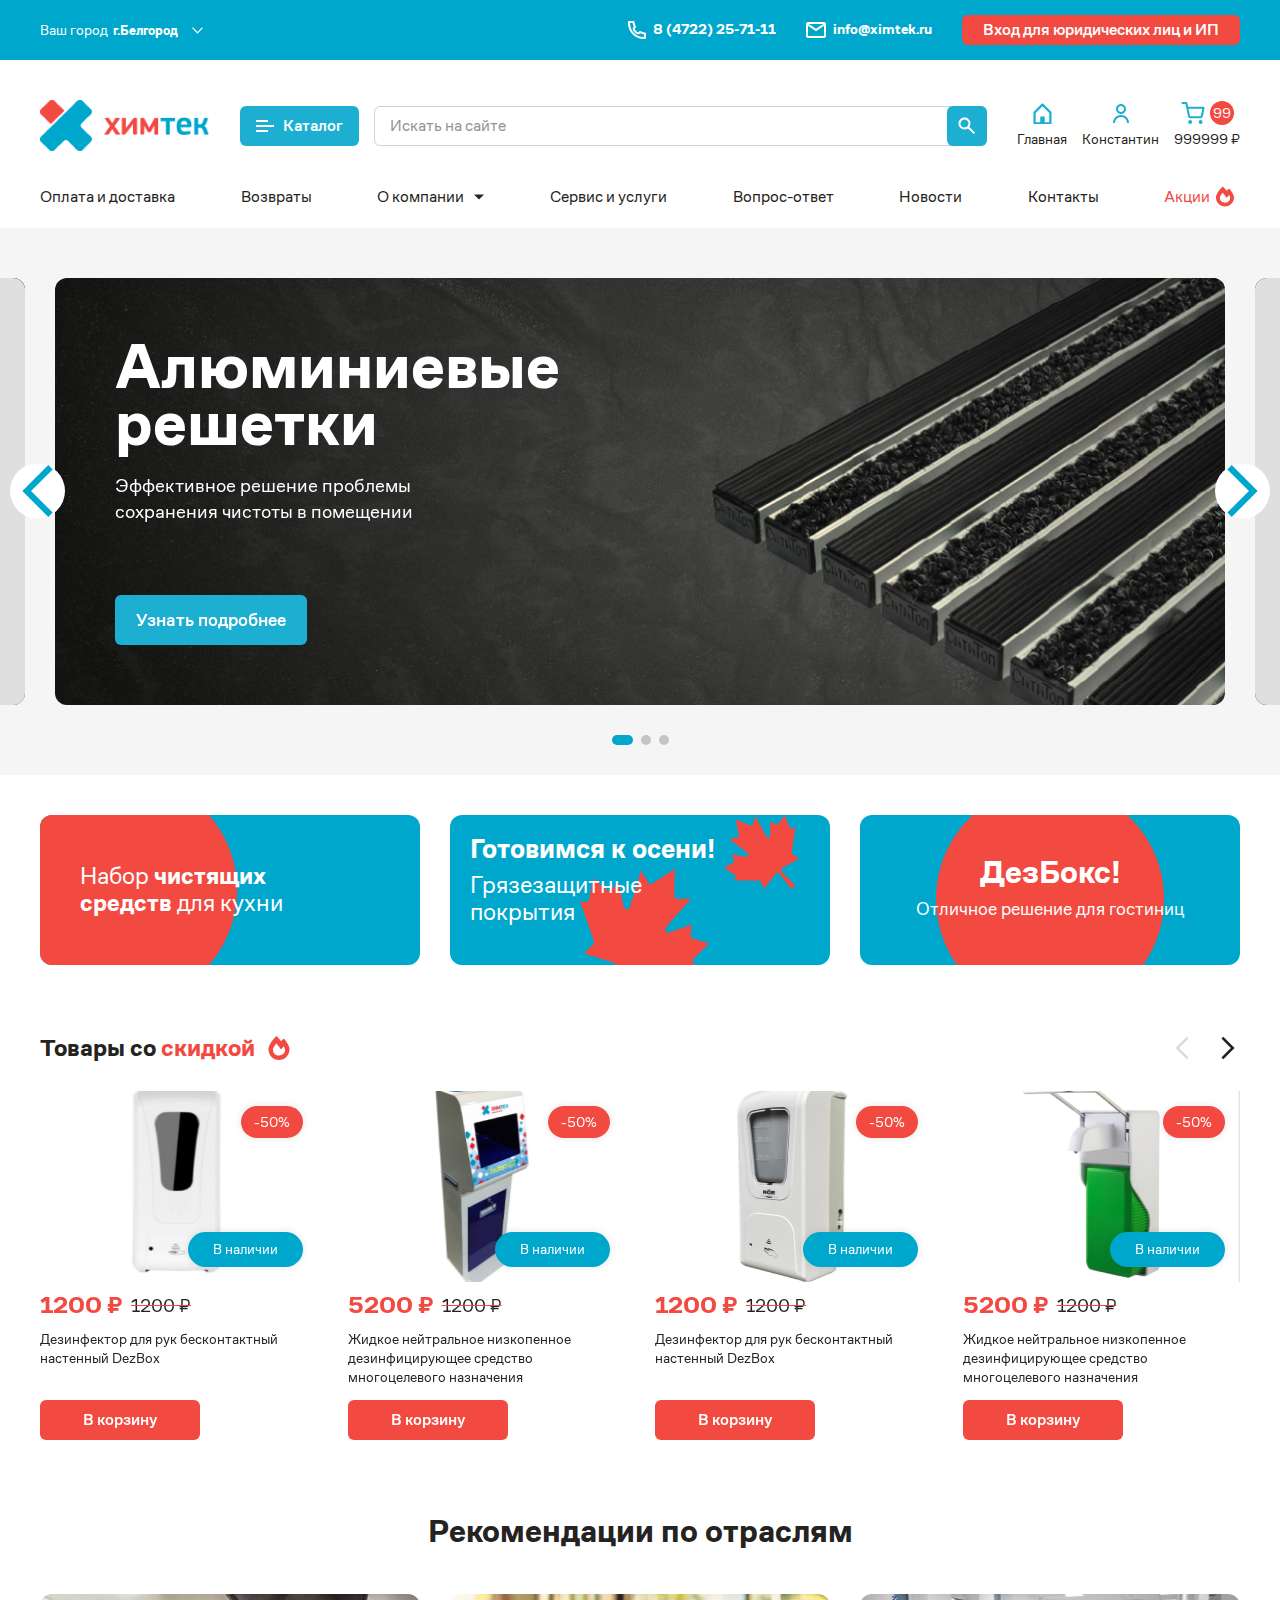
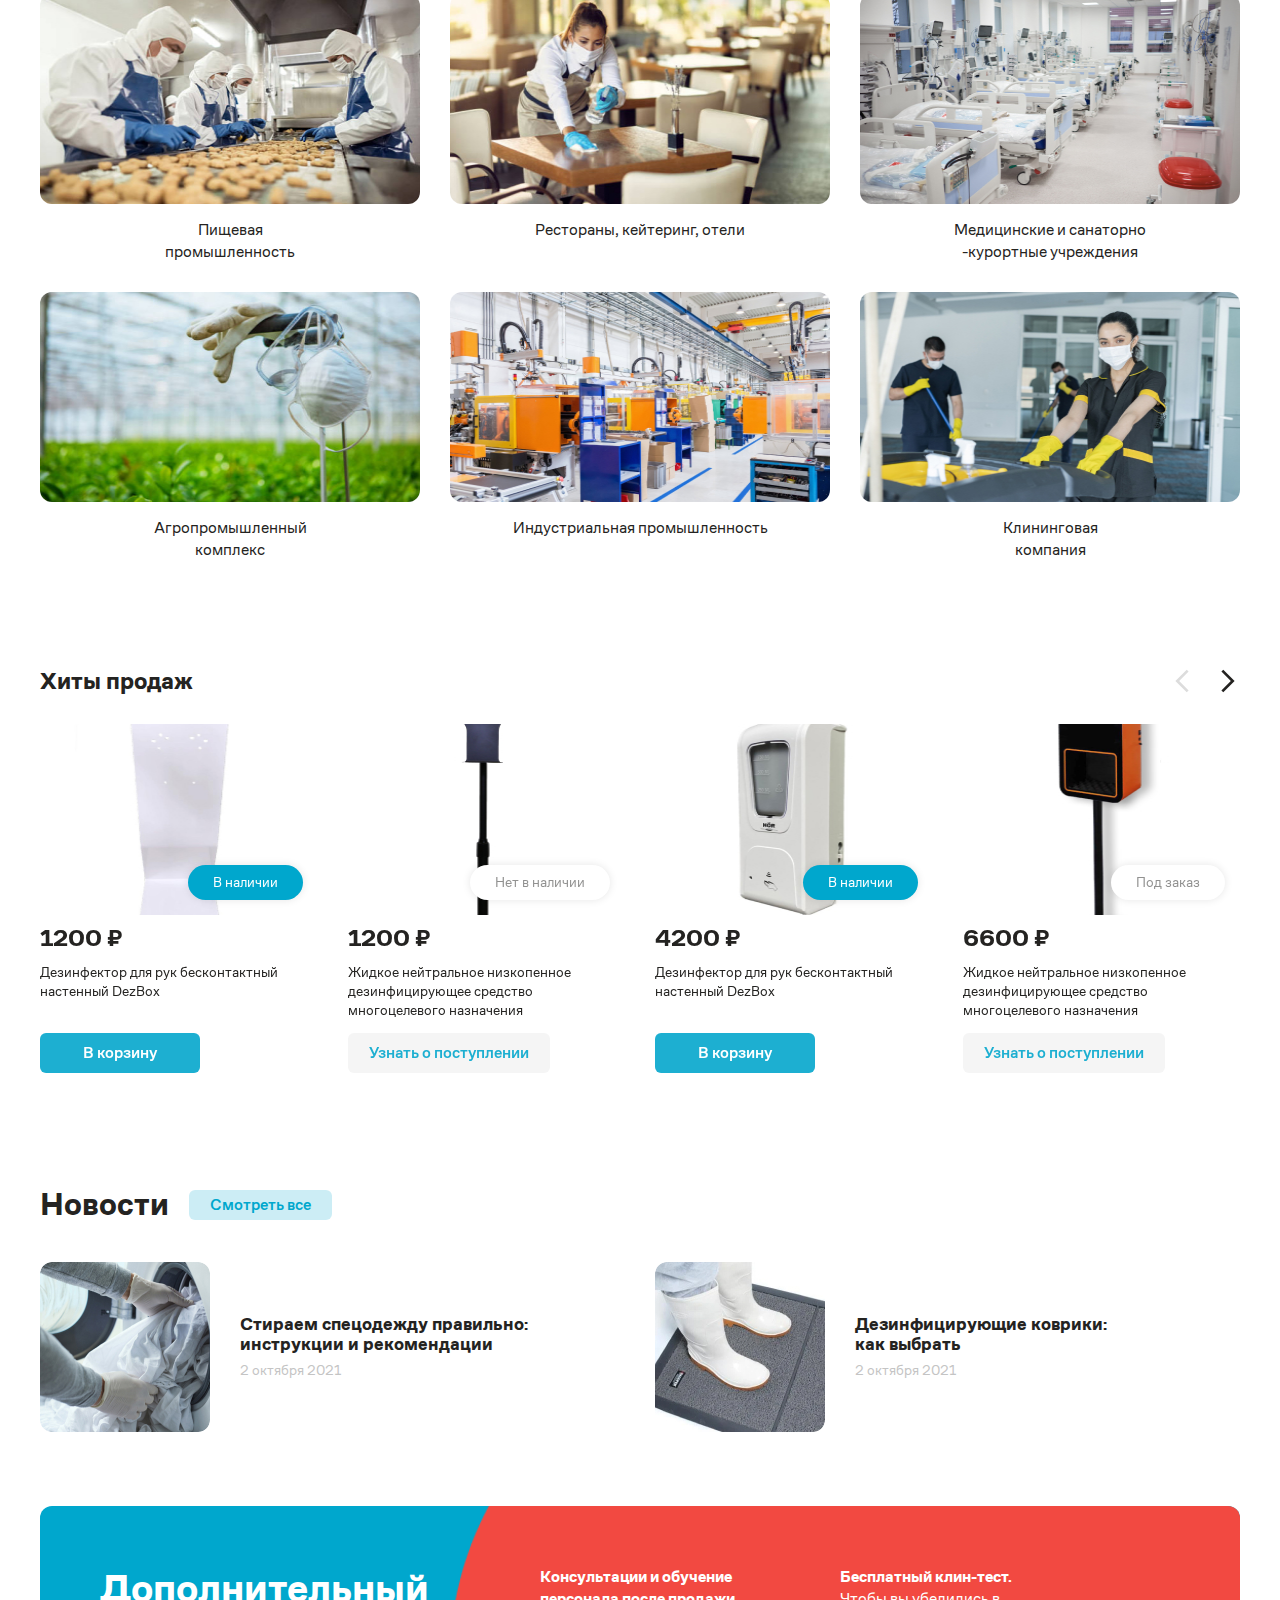
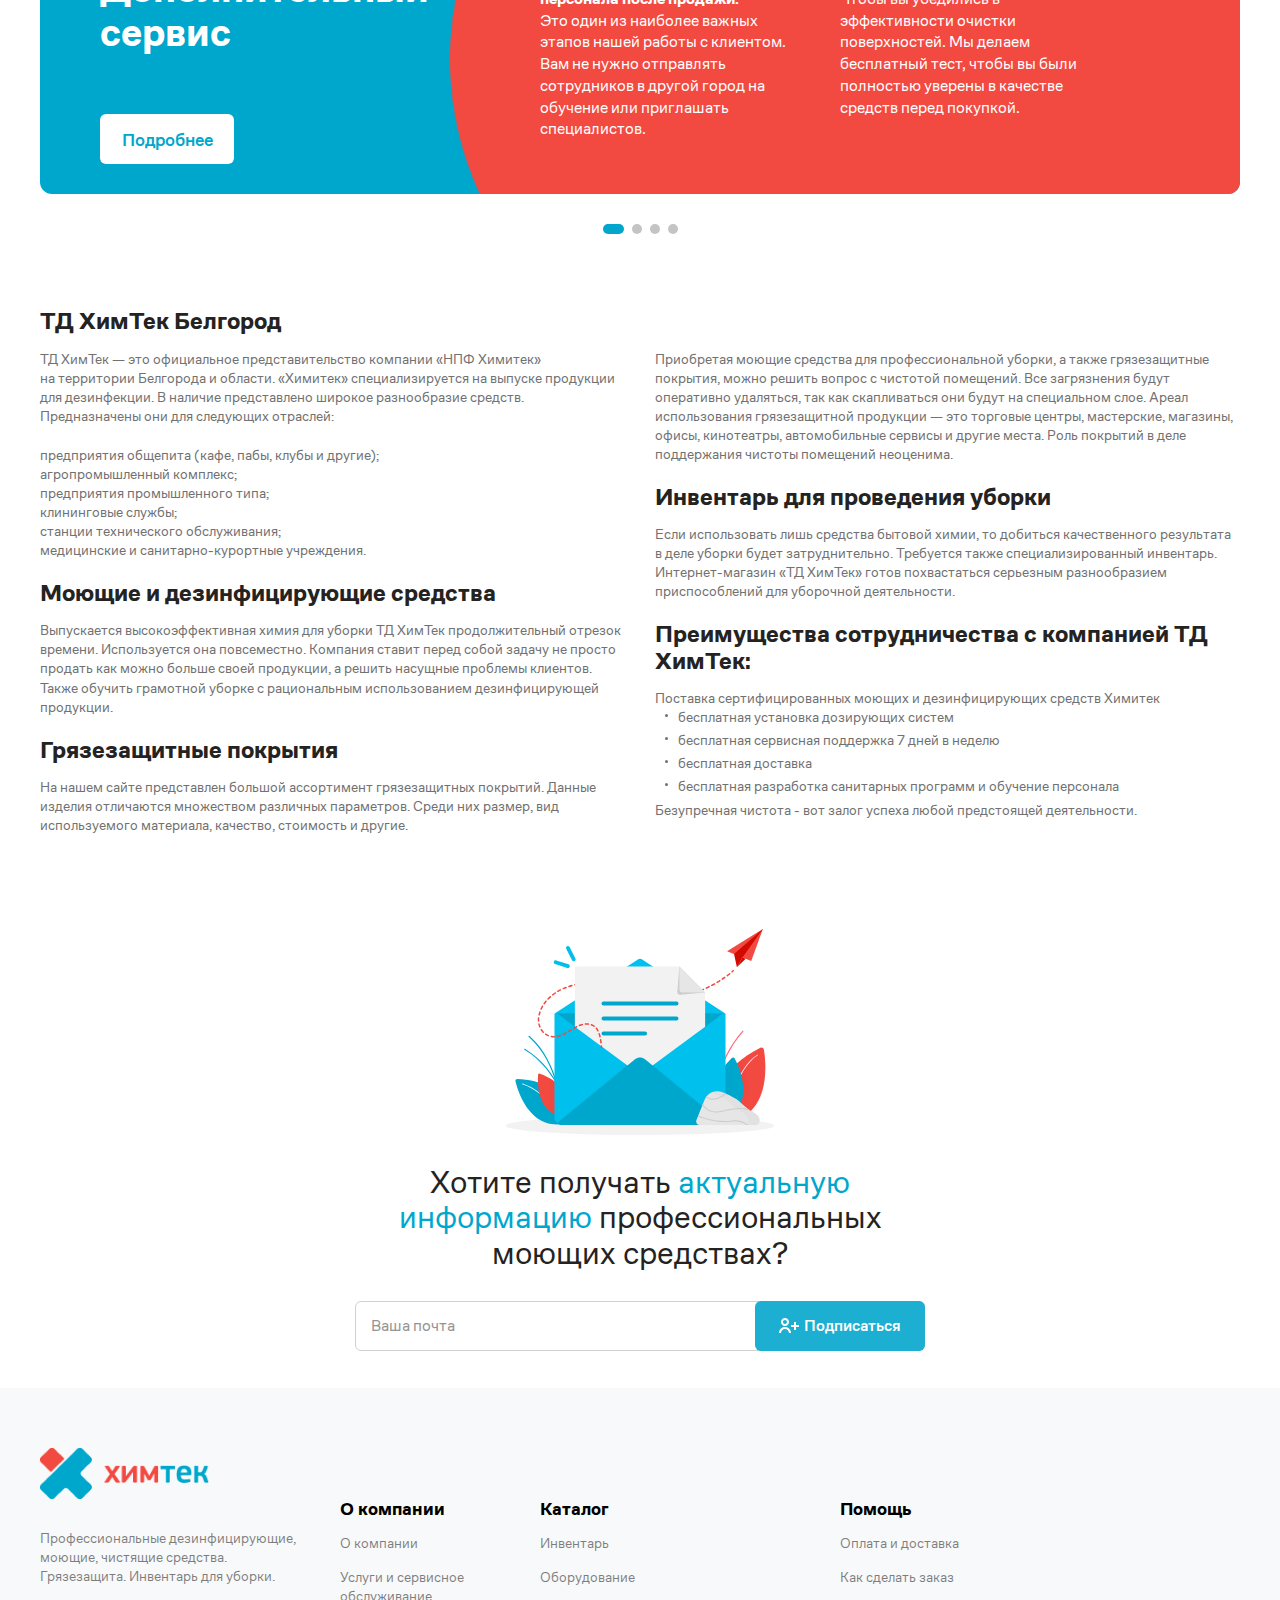
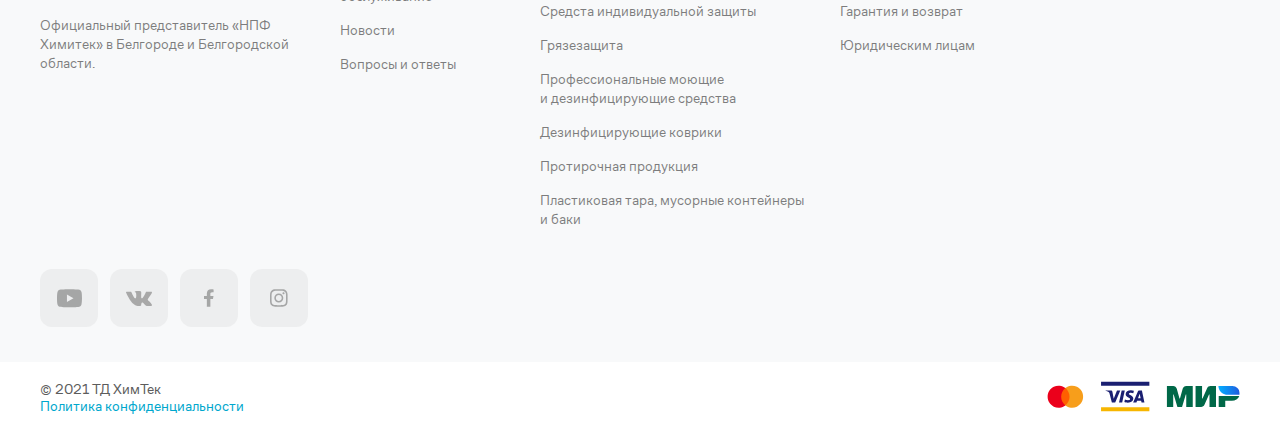
<file: index.html>
<!DOCTYPE html>
<html>

<head>
    <meta charset="UTF-8">
    <meta name="viewport" content="width=device-width, initial-scale=1.0, minimum-scale=1.0, maximum-scale=1.0, user-scalable=no">
    <link rel="stylesheet" href="css/bootstrap.min.css">
    <link rel="stylesheet" href="https://unpkg.com/swiper/swiper-bundle.min.css" />
    <link rel="stylesheet" href="css/nice-select.css">
    <link rel="stylesheet" href="css/jquery.fancybox.min.css">
    <link rel='stylesheet' href='css/jquery.mCustomScrollbar.css' />
    <link rel="stylesheet" href="css/style.css">
    <title>Главная</title>
</head>

<body>

    <div class="wrapper">

        <header class="header">
            <section class='header-top'>
                <div class='container'>
                    <div class='header-top__inner'>
                        <div class="header__city">
                            <div class="header__city-title">Ваш город</div>
                            <select class="city-select" name="" id="">
                                <option value="">г.Белгород</option>
                                <option value="">г.Москва</option>
                                <option value="">г.Казань</option>
                            </select>
                        </div>
                        <a href="tel:8 (4722) 25-71-11" class="header__phone">
                            <svg width="18" height="18" viewBox="0 0 18 18" fill="none" xmlns="http://www.w3.org/2000/svg">
                                    <path d="M5.74214 5.68189C4.66901 6.59373 4.27576 8.25671 5.20237 9.59081C6.06948 10.8392 7.16175 11.9313 8.4099 12.798C9.74405 13.7244 11.407 13.3311 12.3187 12.2579L12.3289 12.2626C13.4934 12.8021 14.7304 13.1718 16 13.3603V16L15.9989 16L15.9961 16C8.02151 16.0113 1.99148 9.91112 2.00001 2.00359V2H4.63937L4.63954 2.00117C4.828 3.27065 5.19761 4.50654 5.73714 5.67108L5.74214 5.68189ZM15.9989 18H17C17.5523 18 18 17.5523 18 17V12.4977C18 12.0021 17.637 11.5813 17.1468 11.5086L16.2926 11.3818C15.2123 11.2215 14.1605 10.9069 13.1695 10.4478L12.4166 10.0991C11.9804 9.897 11.462 10.034 11.1826 10.4253L10.8418 10.9024C10.5431 11.3206 9.97278 11.4484 9.55065 11.1552C8.49835 10.4245 7.57607 9.50243 6.84502 8.44989C6.55181 8.02774 6.67955 7.45737 7.09783 7.15866L7.57477 6.81807C7.96609 6.53861 8.10311 6.02021 7.90097 5.5839L7.55184 4.83033C7.09274 3.8394 6.77823 2.78774 6.61786 1.70749L6.49104 0.853159C6.41827 0.362959 5.99745 0 5.50188 0H1.00001C0.447726 0 1.02262e-05 0.447715 1.02262e-05 1V2.00143C-0.00970936 11.0079 6.91023 18.0129 15.9989 18Z" fill="white"/>
                                </svg>
                            <span>8 (4722) 25-71-11</span>
                        </a>
                        <a href="mailto:info@ximtek.ru" class="header__mail">
                            <svg width="20" height="16" viewBox="0 0 20 16" fill="none" xmlns="http://www.w3.org/2000/svg">
                                    <path d="M18 16H2C0.89543 16 0 15.1046 0 14V1.913C0.0466084 0.842548 0.928533 -0.00101238 2 9.11911e-07H18C19.1046 9.11911e-07 20 0.895432 20 2V14C20 15.1046 19.1046 16 18 16ZM2 3.868V14H18V3.868L10 9.2L2 3.868ZM2.8 2L10 6.8L17.2 2H2.8Z" fill="white"/>
                                </svg>
                            <span>info@ximtek.ru</span>
                        </a>
                        <a href="" class="header__login btn btn-red">Вход для юридических лиц и ИП</a>
                    </div>
                </div>
            </section>
            <section class='header-middle'>
                <div class='container'>
                    <div class='header-middle__inner'>
                        <a href="" class="header__logo">
                            <img src="images/logo.png" alt="">
                        </a>
                        <div class="header__catalog-btn header__catalog-btn--dekstop btn btn-blue">
                            <div class="header__catalog-btn-burger">
                                <span></span>
                                <span></span>
                                <span></span>
                            </div>
                            <span>Каталог</span>
                        </div>
                        <div class="header__search">
                            <input type="text" placeholder="Искать на сайте">
                            <button class="header__search-btn btn btn-blue">
                                <svg width="18" height="18" viewBox="0 0 18 18" fill="none" xmlns="http://www.w3.org/2000/svg">
                                    <path d="M15.677 17.1069L9.96198 11.3909C7.41965 13.1984 3.91642 12.7562 1.90285 10.3738C-0.110711 7.99141 0.0371394 4.46349 2.24298 2.2579C4.44824 0.0513442 7.97651 -0.097146 10.3594 1.91631C12.7422 3.92977 13.1846 7.43334 11.377 9.9759L17.092 15.6919L15.678 17.1059L15.677 17.1069ZM6.48498 2.49988C4.58868 2.49946 2.95267 3.83057 2.56745 5.68733C2.18224 7.54409 3.15369 9.41617 4.89366 10.1701C6.63362 10.9241 8.66388 10.3527 9.75522 8.80195C10.8466 7.25117 10.699 5.14721 9.40198 3.7639L10.007 4.3639L9.32498 3.6839L9.31298 3.6719C8.56477 2.91907 7.54637 2.49702 6.48498 2.49988Z" fill="white"/>
                                </svg>
                            </button>
                        </div>
                        <div class="header__mob-nav">
                            <a href="index.html" class="header__lk">
                                <div class="header__lk-top">
                                    <svg width="19" height="21" viewBox="0 0 19 21" fill="none" xmlns="http://www.w3.org/2000/svg">
                                        <path d="M17.409 21.5H1.59092C0.966917 21.5 0.46106 20.9941 0.46106 20.3701V9.53925C0.46106 9.23961 0.580205 8.95227 0.79211 8.74043L8.70117 0.831374C8.91309 0.619212 9.20067 0.5 9.50055 0.5C9.80042 0.5 10.088 0.619212 10.2999 0.831374L18.209 8.74043C18.4211 8.95203 18.5399 9.23963 18.5389 9.53925V20.3701C18.5389 20.9941 18.033 21.5 17.409 21.5ZM7.24025 13.5909H11.7597V19.2403H16.2792V10.007L9.49998 3.22782L2.72079 10.007V19.2403H7.24025V13.5909Z" fill="#1DAFD1"/>
                                    </svg>
                                </div>
                                <div class="header__lk-title">Главная</div>
                            </a>
                            <div class="header__catalog-btn header__catalog-btn--mob">
                                <div class="header__lk-top">
                                    <div class="header__catalog-btn-burger">
                                        <span></span>
                                        <span></span>
                                        <span></span>
                                    </div>
                                </div>

                                <span>Каталог</span>
                            </div>
                            <a href="" class="header__lk">
                                <div class="header__lk-top">
                                    <svg width="16" height="19" viewBox="0 0 16 19" fill="none" xmlns="http://www.w3.org/2000/svg">
                                        <path d="M3 5C3 2.23858 5.23858 0 8 0C10.7614 0 13 2.23858 13 5C13 7.76142 10.7614 10 8 10C5.23858 10 3 7.76142 3 5ZM8 8C9.65685 8 11 6.65685 11 5C11 3.34315 9.65685 2 8 2C6.34315 2 5 3.34315 5 5C5 6.65685 6.34315 8 8 8Z" fill="#1DAFD1"/>
                                        <path d="M2.34315 13.3431C0.842855 14.8434 0 16.8783 0 19H2C2 17.4087 2.63214 15.8826 3.75736 14.7574C4.88258 13.6321 6.4087 13 8 13C9.5913 13 11.1174 13.6321 12.2426 14.7574C13.3679 15.8826 14 17.4087 14 19H16C16 16.8783 15.1571 14.8434 13.6569 13.3431C12.1566 11.8429 10.1217 11 8 11C5.87827 11 3.84344 11.8429 2.34315 13.3431Z" fill="#1DAFD1"/>
                                    </svg>
                                </div>
                                <div class="header__lk-title">Константин</div>
                            </a>
                            <a href="" class="header__cart">
                                <div class="header__cart-top">
                                    <svg width="24" height="24" viewBox="0 0 24 24" fill="none" xmlns="http://www.w3.org/2000/svg">
                                        <path d="M1.50397 1.97705H5.32215L7.88033 14.7584C7.96762 15.1979 8.2067 15.5926 8.55572 15.8736C8.90473 16.1546 9.34145 16.3038 9.78942 16.2952H19.0676C19.5156 16.3038 19.9523 16.1546 20.3013 15.8736C20.6503 15.5926 20.8894 15.1979 20.9767 14.7584L22.504 6.74978H6.27669M10.0949 21.068C10.0949 21.5951 9.66751 22.0225 9.14033 22.0225C8.61315 22.0225 8.18579 21.5951 8.18579 21.068C8.18579 20.5408 8.61315 20.1134 9.14033 20.1134C9.66751 20.1134 10.0949 20.5408 10.0949 21.068ZM20.5949 21.068C20.5949 21.5951 20.1675 22.0225 19.6403 22.0225C19.1131 22.0225 18.6858 21.5951 18.6858 21.068C18.6858 20.5408 19.1131 20.1134 19.6403 20.1134C20.1675 20.1134 20.5949 20.5408 20.5949 21.068Z" stroke="#1DAFD1" stroke-width="2" stroke-linecap="round" stroke-linejoin="round"/>
                                    </svg>
                                    <i>99</i>
                                </div>
                                <div class="header__cart-title">999999 ₽</div>
                            </a>
                        </div>

                    </div>
                </div>
            </section>
            <section class='header-catalog'>
                <div class='container'>
                    <div class="header-catalog__top">
                        <div class="header-catalog__top-title">
                            <span>Каталог</span>
                            <button class="header-catalog__close">
                                <svg width="14" height="15" viewBox="0 0 14 15" fill="none" xmlns="http://www.w3.org/2000/svg">
                                    <path d="M12.59 0.5L7 6.09L1.41 0.5L0 1.91L5.59 7.5L0 13.09L1.41 14.5L7 8.91L12.59 14.5L14 13.09L8.41 7.5L14 1.91L12.59 0.5Z" fill="#242321"/>
                                </svg>
                            </button>
                        </div>
                    </div>
                    <div class='header-catalog__inner'>
                        <div class="header-catalog__left">
                            <div class="header-catalog__tab header-catalog__tab--active" data-tabs-path="1">Инвентарь</div>
                            <div class="header-catalog__tab" data-tabs-path="2">Оборудование</div>
                            <div class="header-catalog__tab" data-tabs-path="3">Средства индивидуальной защиты</div>
                            <div class="header-catalog__tab" data-tabs-path="4">Грязезащита</div>
                            <div class="header-catalog__tab" data-tabs-path="5">Профессиональные моющие и дезинфицирующие средства</div>
                            <div class="header-catalog__tab" data-tabs-path="6">Дезинфицирующие коврики </div>
                            <div class="header-catalog__tab" data-tabs-path="7">Протирочная продукция</div>
                            <div class="header-catalog__tab" data-tabs-path="8">Пластиковая тара, мусорные контейнеры и баки</div>
                        </div>
                        <div class="header-catalog__right">
                            <div class="header-catalog__back">
                                <svg width="8" height="14" viewBox="0 0 8 14" fill="none" xmlns="http://www.w3.org/2000/svg">
                                    <path d="M0.288086 7.00023L6.29809 13.0102L7.71209 11.5962L3.11209 6.99623L7.71209 2.39623L6.29809 0.990234L0.288086 7.00023Z" fill="#1DAFD1"/>
                                </svg>
                                <span>Назад</span>
                            </div>
                            <div class="header-catalog__content header-catalog__content--active" data-content-path="1">
                                <div class="header-catalog__group">
                                    <div class="header-catalog__title">Перчатки</div>
                                    <a href="" class="header-catalog__link">Нитрил</a>
                                    <a href="" class="header-catalog__link">Винил</a>
                                    <a href="" class="header-catalog__link">Латекс</a>
                                </div>
                                <div class="header-catalog__group">
                                    <div class="header-catalog__title">Фартуки, халаты, нарукавники</div>
                                    <a href="" class="header-catalog__link">Фартуки</a>
                                    <a href="" class="header-catalog__link">Нарукавники</a>
                                    <a href="" class="header-catalog__link">Халаты</a>
                                    <a href="" class="header-catalog__link">Комбинезоны</a>
                                </div>
                                <div class="header-catalog__group">
                                    <div class="header-catalog__title">Маска медицинская</div>
                                    <a href="" class="header-catalog__link">Маска трёхслойная</a>
                                    <a href="" class="header-catalog__link">Распиратор</a>
                                </div>
                                <div class="header-catalog__group">
                                    <div class="header-catalog__title">Шапочки</div>
                                    <a href="" class="header-catalog__link">Все шапочки</a>
                                </div>
                            </div>
                            <div class="header-catalog__content" data-content-path="2">
                                <div class="header-catalog__group">
                                    <div class="header-catalog__title">Перчатки 222</div>
                                    <a href="" class="header-catalog__link">Нитрил</a>
                                    <a href="" class="header-catalog__link">Винил</a>
                                    <a href="" class="header-catalog__link">Латекс</a>
                                </div>
                                <div class="header-catalog__group">
                                    <div class="header-catalog__title">Фартуки, халаты, нарукавники</div>
                                    <a href="" class="header-catalog__link">Фартуки</a>
                                    <a href="" class="header-catalog__link">Нарукавники</a>
                                    <a href="" class="header-catalog__link">Халаты</a>
                                    <a href="" class="header-catalog__link">Комбинезоны</a>
                                </div>
                                <div class="header-catalog__group">
                                    <div class="header-catalog__title">Маска медицинская</div>
                                    <a href="" class="header-catalog__link">Маска трёхслойная</a>
                                    <a href="" class="header-catalog__link">Распиратор</a>
                                </div>
                                <div class="header-catalog__group">
                                    <div class="header-catalog__title">Шапочки</div>
                                    <a href="" class="header-catalog__link">Все шапочки</a>
                                </div>
                            </div>
                            <div class="header-catalog__content" data-content-path="3">
                                <div class="header-catalog__group">
                                    <div class="header-catalog__title">Перчатки 33</div>
                                    <a href="" class="header-catalog__link">Нитрил</a>
                                    <a href="" class="header-catalog__link">Винил</a>
                                    <a href="" class="header-catalog__link">Латекс</a>
                                </div>
                                <div class="header-catalog__group">
                                    <div class="header-catalog__title">Фартуки, халаты, нарукавники</div>
                                    <a href="" class="header-catalog__link">Фартуки</a>
                                    <a href="" class="header-catalog__link">Нарукавники</a>
                                    <a href="" class="header-catalog__link">Халаты</a>
                                    <a href="" class="header-catalog__link">Комбинезоны</a>
                                </div>
                                <div class="header-catalog__group">
                                    <div class="header-catalog__title">Маска медицинская</div>
                                    <a href="" class="header-catalog__link">Маска трёхслойная</a>
                                    <a href="" class="header-catalog__link">Распиратор</a>
                                </div>
                                <div class="header-catalog__group">
                                    <div class="header-catalog__title">Шапочки</div>
                                    <a href="" class="header-catalog__link">Все шапочки</a>
                                </div>
                            </div>
                            <div class="header-catalog__content" data-content-path="4">
                                <div class="header-catalog__group">
                                    <div class="header-catalog__title">Перчатки 44</div>
                                    <a href="" class="header-catalog__link">Нитрил</a>
                                    <a href="" class="header-catalog__link">Винил</a>
                                    <a href="" class="header-catalog__link">Латекс</a>
                                </div>
                                <div class="header-catalog__group">
                                    <div class="header-catalog__title">Фартуки, халаты, нарукавники</div>
                                    <a href="" class="header-catalog__link">Фартуки</a>
                                    <a href="" class="header-catalog__link">Нарукавники</a>
                                    <a href="" class="header-catalog__link">Халаты</a>
                                    <a href="" class="header-catalog__link">Комбинезоны</a>
                                </div>
                                <div class="header-catalog__group">
                                    <div class="header-catalog__title">Маска медицинская</div>
                                    <a href="" class="header-catalog__link">Маска трёхслойная</a>
                                    <a href="" class="header-catalog__link">Распиратор</a>
                                </div>
                                <div class="header-catalog__group">
                                    <div class="header-catalog__title">Шапочки</div>
                                    <a href="" class="header-catalog__link">Все шапочки</a>
                                </div>
                            </div>
                            <div class="header-catalog__content" data-content-path="5">
                                <div class="header-catalog__group">
                                    <div class="header-catalog__title">Перчатки 55</div>
                                    <a href="" class="header-catalog__link">Нитрил</a>
                                    <a href="" class="header-catalog__link">Винил</a>
                                    <a href="" class="header-catalog__link">Латекс</a>
                                </div>
                                <div class="header-catalog__group">
                                    <div class="header-catalog__title">Фартуки, халаты, нарукавники</div>
                                    <a href="" class="header-catalog__link">Фартуки</a>
                                    <a href="" class="header-catalog__link">Нарукавники</a>
                                    <a href="" class="header-catalog__link">Халаты</a>
                                    <a href="" class="header-catalog__link">Комбинезоны</a>
                                </div>
                                <div class="header-catalog__group">
                                    <div class="header-catalog__title">Маска медицинская</div>
                                    <a href="" class="header-catalog__link">Маска трёхслойная</a>
                                    <a href="" class="header-catalog__link">Распиратор</a>
                                </div>
                                <div class="header-catalog__group">
                                    <div class="header-catalog__title">Шапочки</div>
                                    <a href="" class="header-catalog__link">Все шапочки</a>
                                </div>
                            </div>
                            <div class="header-catalog__content" data-content-path="6">
                                <div class="header-catalog__group">
                                    <div class="header-catalog__title">Перчатки 66</div>
                                    <a href="" class="header-catalog__link">Нитрил</a>
                                    <a href="" class="header-catalog__link">Винил</a>
                                    <a href="" class="header-catalog__link">Латекс</a>
                                </div>
                                <div class="header-catalog__group">
                                    <div class="header-catalog__title">Фартуки, халаты, нарукавники</div>
                                    <a href="" class="header-catalog__link">Фартуки</a>
                                    <a href="" class="header-catalog__link">Нарукавники</a>
                                    <a href="" class="header-catalog__link">Халаты</a>
                                    <a href="" class="header-catalog__link">Комбинезоны</a>
                                </div>
                                <div class="header-catalog__group">
                                    <div class="header-catalog__title">Маска медицинская</div>
                                    <a href="" class="header-catalog__link">Маска трёхслойная</a>
                                    <a href="" class="header-catalog__link">Распиратор</a>
                                </div>
                                <div class="header-catalog__group">
                                    <div class="header-catalog__title">Шапочки</div>
                                    <a href="" class="header-catalog__link">Все шапочки</a>
                                </div>
                            </div>
                            <div class="header-catalog__content" data-content-path="7">
                                <div class="header-catalog__group">
                                    <div class="header-catalog__title">Перчатки 77</div>
                                    <a href="" class="header-catalog__link">Нитрил</a>
                                    <a href="" class="header-catalog__link">Винил</a>
                                    <a href="" class="header-catalog__link">Латекс</a>
                                </div>
                                <div class="header-catalog__group">
                                    <div class="header-catalog__title">Фартуки, халаты, нарукавники</div>
                                    <a href="" class="header-catalog__link">Фартуки</a>
                                    <a href="" class="header-catalog__link">Нарукавники</a>
                                    <a href="" class="header-catalog__link">Халаты</a>
                                    <a href="" class="header-catalog__link">Комбинезоны</a>
                                </div>
                                <div class="header-catalog__group">
                                    <div class="header-catalog__title">Маска медицинская</div>
                                    <a href="" class="header-catalog__link">Маска трёхслойная</a>
                                    <a href="" class="header-catalog__link">Распиратор</a>
                                </div>
                                <div class="header-catalog__group">
                                    <div class="header-catalog__title">Шапочки</div>
                                    <a href="" class="header-catalog__link">Все шапочки</a>
                                </div>
                            </div>
                            <div class="header-catalog__content" data-content-path="8">
                                <div class="header-catalog__group">
                                    <div class="header-catalog__title">Перчатки 88</div>
                                    <a href="" class="header-catalog__link">Нитрил</a>
                                    <a href="" class="header-catalog__link">Винил</a>
                                    <a href="" class="header-catalog__link">Латекс</a>
                                </div>
                                <div class="header-catalog__group">
                                    <div class="header-catalog__title">Фартуки, халаты, нарукавники</div>
                                    <a href="" class="header-catalog__link">Фартуки</a>
                                    <a href="" class="header-catalog__link">Нарукавники</a>
                                    <a href="" class="header-catalog__link">Халаты</a>
                                    <a href="" class="header-catalog__link">Комбинезоны</a>
                                </div>
                                <div class="header-catalog__group">
                                    <div class="header-catalog__title">Маска медицинская</div>
                                    <a href="" class="header-catalog__link">Маска трёхслойная</a>
                                    <a href="" class="header-catalog__link">Распиратор</a>
                                </div>
                                <div class="header-catalog__group">
                                    <div class="header-catalog__title">Шапочки</div>
                                    <a href="" class="header-catalog__link">Все шапочки</a>
                                </div>
                            </div>
                        </div>
                    </div>
                </div>
            </section>
            <section class='header-bottom'>
                <div class='container'>
                    <nav class="nav">
                        <div class="nav__item">
                            <a href="" class="nav__link">
                                <span>Оплата и доставка</span>
                            </a>
                        </div>
                        <div class="nav__item">
                            <a href="" class="nav__link">
                                <span>Возвраты</span>
                            </a>
                        </div>
                        <div class="nav__item">
                            <div class="nav__item-show">
                                <span>О компании</span>
                                <svg width="10" height="6" viewBox="0 0 10 6" fill="none" xmlns="http://www.w3.org/2000/svg">
                                    <path d="M5 5.5L10 0.5L0 0.5L5 5.5Z" fill="#242321"/>
                                </svg>
                            </div>
                            <div class="nav__item-hidden">
                                <div class="nav__item-hidden-inner">
                                    <a href="">lorem1</a>
                                    <a href="">lorem1</a>
                                    <a href="">lorem1</a>
                                    <a href="">lorem1</a>
                                    <a href="">lorem1</a>
                                </div>
                            </div>
                        </div>
                        <div class="nav__item">
                            <a href="" class="nav__link">
                                <span>Сервис и услуги</span>
                            </a>
                        </div>
                        <div class="nav__item">
                            <a href="" class="nav__link">
                                <span>Вопрос-ответ</span>
                            </a>
                        </div>
                        <div class="nav__item">
                            <a href="" class="nav__link">
                                <span>Новости</span>
                            </a>
                        </div>
                        <div class="nav__item">
                            <a href="" class="nav__link">
                                <span>Контакты</span>
                            </a>
                        </div>
                        <div class="nav__item">
                            <a href="" class="nav__link nav__link--action">
                                <span>Акции</span>
                                <svg width="18" height="21" viewBox="0 0 18 21" fill="none" xmlns="http://www.w3.org/2000/svg">
                                    <path d="M13.0002 2.5C12.1645 3.25391 11.4099 4.04648 10.7413 4.84258C9.64607 3.37578 8.28804 1.88789 6.75 0.5C2.80205 4.06133 0 8.70156 0 11.5C0 16.4707 4.02951 20.5 9 20.5C13.9705 20.5 18 16.4707 18 11.5C18 9.41914 15.9115 5.12734 13.0002 2.5ZM12.2179 15.8066C11.3476 16.3988 10.2745 16.75 9.11491 16.75C6.21603 16.75 3.85714 14.8852 3.85714 11.8574C3.85714 10.3492 4.83388 9.02031 6.78174 6.75C7.06018 7.06172 10.7526 11.6461 10.7526 11.6461L13.1083 9.03359C13.2746 9.30117 13.4261 9.56289 13.5611 9.81367C14.66 11.8523 14.1963 14.4609 12.2179 15.8066Z" fill="#F24941"/>
                                </svg>
                            </a>
                        </div>
                    </nav>
                </div>
            </section>
        </header>

        <main class="content">

            <section class="main">
                <div class="main__slider">
                    <div class='swiper-container'>
                        <div class='swiper-wrapper'>
                            <div class='swiper-slide'>
                                <div class="main__slider-item">
                                    <div class="main__title">Алюминиевые решетки </div>
                                    <div class="main__desc">Эффективное решение проблемы сохранения чистоты в помещении</div>
                                    <a href="" class="main__btn btn btn-blue">Узнать подробнее</a>
                                    <img src="images/main-img.png" alt="" class="main__slider-item-img">
                                </div>
                            </div>
                            <div class='swiper-slide'>
                                <div class="main__slider-item">
                                    <div class="main__title">Алюминиевые решетки 2</div>
                                    <div class="main__desc">Эффективное решение проблемы сохранения чистоты в помещении</div>
                                    <a href="" class="main__btn btn btn-blue">Узнать подробнее</a>
                                    <img src="images/main-img.png" alt="" class="main__slider-item-img">
                                </div>
                            </div>
                            <div class='swiper-slide'>
                                <div class="main__slider-item">
                                    <div class="main__title">Алюминиевые решетки 3</div>
                                    <div class="main__desc">Эффективное решение проблемы сохранения чистоты в помещении</div>
                                    <a href="" class="main__btn btn btn-blue">Узнать подробнее</a>
                                    <img src="images/main-img.png" alt="" class="main__slider-item-img">
                                </div>
                            </div>
                        </div>


                        <div class='swiper-scrollbar'></div>
                    </div>
                    <div class="main__slider-nav">
                        <div class='swiper-button-prev main__slider-prev'>
                            <svg width="10" height="18" viewBox="0 0 10 18" fill="none" xmlns="http://www.w3.org/2000/svg">
                                <path d="M8.53505 0.514893L0.0500481 8.99989L8.53505 17.4849L9.95005 16.0709L2.87805 8.99989L9.95005 1.92889L8.53505 0.514893Z" fill="#00A7CD"/>
                            </svg>
                        </div>
                        <div class='swiper-button-next main__slider-next'>
                            <svg width="10" height="18" viewBox="0 0 10 18" fill="none" xmlns="http://www.w3.org/2000/svg">
                                <path d="M1.46501 17.4851L9.95001 9.00011L1.46501 0.515106L0.0500126 1.92911L7.12201 9.00011L0.0500126 16.0711L1.46501 17.4851Z" fill="#00A7CD"/>
                            </svg>
                        </div>
                    </div>

                    <div class='swiper-pagination main__slider-pag'></div>
                </div>

            </section>

            <section class='advantages'>
                <div class='container'>
                    <div class="advantages__inner customScroll">
                        <div class='advantages__items'>
                            <div class="advantages__item advantages__item--first">
                                <div class="advantages__item-subtitle">
                                    Набор <strong> чистящих средств</strong> для кухни
                                </div>
                                <img src="images/advantage1.png" alt="" class="advantages__item-bg advantages__item-bg1">
                            </div>
                            <div class="advantages__item advantages__item--second">
                                <div class="advantages__item-title">Готовимся к осени!</div>
                                <div class="advantages__item-subtitle">Грязезащитные покрытия </div>
                                <img src="images/sheet1.png" alt="" class="advantages__item-bg advantages__item-bg2">
                                <img src="images/sheet2.png" alt="" class="advantages__item-bg advantages__item-bg3">

                            </div>
                            <div class="advantages__item advantages__item--third">
                                <div class="advantages__item-title">ДезБокс!</div>
                                <div class="advantages__item-desc">Отличное решение для гостиниц</div>
                                <img src="images/advantage2.png" alt="" class="advantages__item-bg advantages__item-bg4">
                            </div>
                        </div>
                    </div>

                </div>
            </section>

            <section class='discount'>
                <div class='container'>
                    <div class='discount__top'>
                        <h3 class="discount__title">
                            <span>Товары со <i>скидкой</i></span>
                            <svg width="22" height="24" viewBox="0 0 22 24" fill="none" xmlns="http://www.w3.org/2000/svg">
                                <path d="M15.6669 2.4C14.6919 3.30469 13.8116 4.25578 13.0316 5.21109C11.7537 3.45094 10.1694 1.66547 8.375 0C3.76906 4.27359 0.5 9.84188 0.5 13.2C0.5 19.1648 5.20109 24 11 24C16.7989 24 21.5 19.1648 21.5 13.2C21.5 10.703 19.0634 5.55281 15.6669 2.4ZM14.7542 18.368C13.7389 19.0786 12.4869 19.5 11.1341 19.5C7.75203 19.5 5 17.2622 5 13.6289C5 11.8191 6.13953 10.2244 8.41203 7.5C8.73687 7.87406 13.0447 13.3753 13.0447 13.3753L15.793 10.2403C15.987 10.5614 16.1637 10.8755 16.3212 11.1764C17.6033 13.6228 17.0623 16.7531 14.7542 18.368Z" fill="#F24941"/>
                            </svg>
                        </h3>
                        <div class="discount__slider-nav">
                            <div class='swiper-button-prev discount__slider-prev'>
                                <svg width="10" height="18" viewBox="0 0 10 18" fill="none" xmlns="http://www.w3.org/2000/svg">
                                    <path d="M8.53499 0.515015L0.0499871 9.00001L8.53499 17.485L9.94999 16.071L2.87799 9.00001L9.94999 1.92902L8.53499 0.515015Z" fill="#242321"/>
                                </svg>
                            </div>
                            <div class='swiper-button-next discount__slider-next'>
                                <svg width="10" height="18" viewBox="0 0 10 18" fill="none" xmlns="http://www.w3.org/2000/svg">
                                    <path d="M1.46501 17.485L9.95001 8.99999L1.46501 0.514984L0.0500126 1.92898L7.12201 8.99999L0.0500126 16.071L1.46501 17.485Z" fill="#242321"/>
                                </svg>
                            </div>
                        </div>
                    </div>
                    <div class="discount__slider">
                        <div class='swiper-container'>
                            <div class='swiper-wrapper'>
                                <div class='swiper-slide'>
                                    <div class="card">
                                        <div class="card__top">
                                            <div class="card__discount">-50%</div>
                                            <div class="card__available">В наличии</div>
                                            <div class="card__img">
                                                <img src="images/card1.jpg" alt="">
                                            </div>
                                        </div>

                                        <div class="card__prices">
                                            <div class="card__price-new">1200 ₽</div>
                                            <div class="card__price-old">1200 ₽</div>
                                        </div>
                                        <div class="card__desc">Дезинфектор для рук бесконтактный настенный DezBox</div>
                                        <button class="card__btn btn btn-red">В корзину</button>
                                    </div>
                                </div>
                                <div class='swiper-slide'>
                                    <div class="card">
                                        <div class="card__top">
                                            <div class="card__discount">-50%</div>
                                            <div class="card__available">В наличии</div>
                                            <div class="card__img">
                                                <img src="images/card2.jpg" alt="">
                                            </div>
                                        </div>
                                        <div class="card__prices">
                                            <div class="card__price-new">5200 ₽</div>
                                            <div class="card__price-old">1200 ₽</div>
                                        </div>
                                        <div class="card__desc">Жидкое нейтральное низкопенное дезинфицирующее средство многоцелевого назначения</div>
                                        <button class="card__btn btn btn-red">В корзину</button>
                                    </div>
                                </div>
                                <div class='swiper-slide'>
                                    <div class="card">
                                        <div class="card__top">
                                            <div class="card__discount">-50%</div>
                                            <div class="card__available">В наличии</div>
                                            <div class="card__img">
                                                <img src="images/card3.jpg" alt="">
                                            </div>
                                        </div>
                                        <div class="card__prices">
                                            <div class="card__price-new">1200 ₽</div>
                                            <div class="card__price-old">1200 ₽</div>
                                        </div>
                                        <div class="card__desc">Дезинфектор для рук бесконтактный настенный DezBox</div>
                                        <button class="card__btn btn btn-red">В корзину</button>
                                    </div>
                                </div>
                                <div class='swiper-slide'>
                                    <div class="card">
                                        <div class="card__top">
                                            <div class="card__discount">-50%</div>
                                            <div class="card__available">В наличии</div>
                                            <div class="card__img">
                                                <img src="images/card4.jpg" alt="">
                                            </div>
                                        </div>
                                        <div class="card__prices">
                                            <div class="card__price-new">5200 ₽</div>
                                            <div class="card__price-old">1200 ₽</div>
                                        </div>
                                        <div class="card__desc">Жидкое нейтральное низкопенное дезинфицирующее средство многоцелевого назначения</div>
                                        <button class="card__btn btn btn-red">В корзину</button>
                                    </div>
                                </div>
                                <div class='swiper-slide'>
                                    <div class="card">
                                        <div class="card__top">
                                            <div class="card__discount">-50%</div>
                                            <div class="card__available">В наличии</div>
                                            <div class="card__img">
                                                <img src="images/card3.jpg" alt="">
                                            </div>
                                        </div>
                                        <div class="card__prices">
                                            <div class="card__price-new">1200 ₽</div>
                                            <div class="card__price-old">1200 ₽</div>
                                        </div>
                                        <div class="card__desc">Дезинфектор для рук бесконтактный настенный DezBox</div>
                                        <button class="card__btn btn btn-red">В корзину</button>
                                    </div>
                                </div>
                                <div class='swiper-slide'>
                                    <div class="card">
                                        <div class="card__top">
                                            <div class="card__discount">-50%</div>
                                            <div class="card__available">В наличии</div>
                                            <div class="card__img">
                                                <img src="images/card4.jpg" alt="">
                                            </div>
                                        </div>
                                        <div class="card__prices">
                                            <div class="card__price-new">5200 ₽</div>
                                            <div class="card__price-old">1200 ₽</div>
                                        </div>
                                        <div class="card__desc">Жидкое нейтральное низкопенное дезинфицирующее средство многоцелевого назначения</div>
                                        <button class="card__btn btn btn-red">В корзину</button>
                                    </div>
                                </div>
                            </div>
                            <div class='swiper-pagination'></div>

                            <div class='swiper-scrollbar'></div>
                        </div>
                    </div>
                </div>
            </section>

            <section class='recomendation'>
                <div class='container'>
                    <h2 class="recomendation__title">Рекомендации по отраслям</h2>
                    <div class='recomendation__items'>
                        <div class="recomendation__item">
                            <div class="recomendation__item-img">
                                <img src="images/recomend1.jpg" alt="">
                            </div>
                            <div class="recomendation__item-title">Пищевая <br> промышленность</div>
                        </div>
                        <div class="recomendation__item">
                            <div class="recomendation__item-img">
                                <img src="images/recomend2.jpg" alt="">
                            </div>
                            <div class="recomendation__item-title">Рестораны, кейтеринг, отели</div>
                        </div>
                        <div class="recomendation__item">
                            <div class="recomendation__item-img">
                                <img src="images/recomend3.jpg" alt="">
                            </div>
                            <div class="recomendation__item-title">Медицинские и санаторно <br> -курортные учреждения</div>
                        </div>
                        <div class="recomendation__item">
                            <div class="recomendation__item-img">
                                <img src="images/recomend4.jpg" alt="">
                            </div>
                            <div class="recomendation__item-title">Агропромышленный <br> комплекс</div>
                        </div>
                        <div class="recomendation__item">
                            <div class="recomendation__item-img">
                                <img src="images/recomend5.jpg" alt="">
                            </div>
                            <div class="recomendation__item-title">Индустриальная промышленность</div>
                        </div>
                        <div class="recomendation__item">
                            <div class="recomendation__item-img">
                                <img src="images/recomend6.jpg" alt="">
                            </div>
                            <div class="recomendation__item-title">Клининговая <br> компания</div>
                        </div>
                    </div>
                </div>
            </section>

            <section class='hit'>
                <div class='container'>
                    <div class='hit__top'>
                        <h3 class="hit__title">
                            <span>Хиты продаж</span>
                        </h3>
                        <div class="hit__slider-nav">
                            <div class='swiper-button-prev hit__slider-prev'>
                                <svg width="10" height="18" viewBox="0 0 10 18" fill="none" xmlns="http://www.w3.org/2000/svg">
                                    <path d="M8.53499 0.515015L0.0499871 9.00001L8.53499 17.485L9.94999 16.071L2.87799 9.00001L9.94999 1.92902L8.53499 0.515015Z" fill="#242321"/>
                                </svg>
                            </div>
                            <div class='swiper-button-next hit__slider-next'>
                                <svg width="10" height="18" viewBox="0 0 10 18" fill="none" xmlns="http://www.w3.org/2000/svg">
                                    <path d="M1.46501 17.485L9.95001 8.99999L1.46501 0.514984L0.0500126 1.92898L7.12201 8.99999L0.0500126 16.071L1.46501 17.485Z" fill="#242321"/>
                                </svg>
                            </div>
                        </div>
                    </div>
                    <div class="discount__slider">
                        <div class='swiper-container'>
                            <div class='swiper-wrapper'>
                                <div class='swiper-slide'>
                                    <div class="card">
                                        <div class="card__top">
                                            <div class="card__available">В наличии</div>
                                            <div class="card__img">
                                                <img src="images/card5.jpg" alt="">
                                            </div>
                                        </div>

                                        <div class="card__prices">
                                            <div class="card__price">1200 ₽</div>
                                        </div>
                                        <div class="card__desc">Дезинфектор для рук бесконтактный настенный DezBox</div>
                                        <button class="card__btn btn btn-blue">В корзину</button>
                                    </div>
                                </div>
                                <div class='swiper-slide'>
                                    <div class="card">
                                        <div class="card__top">
                                            <div class="card__available card__available--not">Нет в наличии</div>
                                            <div class="card__img">
                                                <img src="images/card6.jpg" alt="">
                                            </div>
                                        </div>
                                        <div class="card__prices">
                                            <div class="card__price">1200 ₽</div>
                                        </div>
                                        <div class="card__desc">Жидкое нейтральное низкопенное дезинфицирующее средство многоцелевого назначения</div>
                                        <button class="card__btn btn btn-grey">Узнать о поступлении</button>
                                    </div>
                                </div>
                                <div class='swiper-slide'>
                                    <div class="card">
                                        <div class="card__top">
                                            <div class="card__available">В наличии</div>
                                            <div class="card__img">
                                                <img src="images/card3.jpg" alt="">
                                            </div>
                                        </div>
                                        <div class="card__prices">
                                            <div class="card__price">4200 ₽</div>
                                        </div>
                                        <div class="card__desc">Дезинфектор для рук бесконтактный настенный DezBox</div>

                                        <button class="card__btn btn btn-blue">В корзину</button>
                                    </div>
                                </div>
                                <div class='swiper-slide'>
                                    <div class="card">
                                        <div class="card__top">
                                            <div class="card__available card__available--not">Под заказ</div>
                                            <div class="card__img">
                                                <img src="images/card8.jpg" alt="">
                                            </div>
                                        </div>
                                        <div class="card__prices">
                                            <div class="card__price">6600 ₽</div>
                                        </div>
                                        <div class="card__desc">Жидкое нейтральное низкопенное дезинфицирующее средство многоцелевого назначения</div>
                                        <button class="card__btn btn btn-grey">Узнать о поступлении</button>
                                    </div>
                                </div>
                                <div class='swiper-slide'>
                                    <div class="card">
                                        <div class="card__top">
                                            <div class="card__available">В наличии</div>
                                            <div class="card__img">
                                                <img src="images/card3.jpg" alt="">
                                            </div>
                                        </div>
                                        <div class="card__prices">
                                            <div class="card__price">4200 ₽</div>
                                        </div>
                                        <div class="card__desc">Дезинфектор для рук бесконтактный настенный DezBox</div>

                                        <button class="card__btn btn btn-blue">В корзину</button>
                                    </div>
                                </div>
                                <div class='swiper-slide'>
                                    <div class="card">
                                        <div class="card__top">
                                            <div class="card__available card__available--not">Под заказ</div>
                                            <div class="card__img">
                                                <img src="images/card8.jpg" alt="">
                                            </div>
                                        </div>
                                        <div class="card__prices">
                                            <div class="card__price">6600 ₽</div>
                                        </div>
                                        <div class="card__desc">Жидкое нейтральное низкопенное дезинфицирующее средство многоцелевого назначения</div>
                                        <button class="card__btn btn btn-grey">Узнать о поступлении</button>
                                    </div>
                                </div>
                            </div>
                            <div class='swiper-pagination'></div>

                            <div class='swiper-scrollbar'></div>
                        </div>
                    </div>
                </div>
            </section>

            <section class='news-index'>
                <div class='container'>
                    <div class="news-index__top">
                        <h2 class="news-index__title">Новости</h2>
                        <a href="" class="news-index__link btn">Смотреть все</a>
                    </div>
                    <div class='news-index__items'>
                        <div class="news-index__item">
                            <a href="" class="news-index__item-img">
                                <img src="images/news1.jpg" alt="">
                            </a>
                            <div class="news-index__item-content">
                                <a href="" class="news-index__item-title">Стираем спецодежду правильно: инструкции и рекомендации</a>
                                <div class="news-index__item-date">2 октября 2021</div>
                            </div>
                        </div>
                        <div class="news-index__item">
                            <a href="" class="news-index__item-img">
                                <img src="images/news2.jpg" alt="">
                            </a>
                            <div class="news-index__item-content">
                                <a href="" class="news-index__item-title">Дезинфицирующие коврики: <br> как выбрать</a>
                                <div class="news-index__item-date">2 октября 2021</div>
                            </div>
                        </div>
                    </div>
                </div>
            </section>

            <section class='service'>
                <div class='container'>
                    <div class='service__slider'>
                        <div class='swiper-container'>
                            <div class='swiper-wrapper'>
                                <div class='swiper-slide'>
                                    <div class="service__slider-item">
                                        <div class="service__left">
                                            <div class="service__title">Дополнительный сервис</div>
                                            <a href="" class="service__btn btn">Подробнее</a>
                                        </div>
                                        <div class="service__right">
                                            <div class="service__item">
                                                <strong>Консультации и обучение персонала после продажи.</strong> Это один из наиболее важных этапов нашей работы с клиентом. Вам не нужно отправлять сотрудников в другой город на обучение или приглашать
                                                специалистов.
                                            </div>
                                            <div class="service__item">
                                                <strong>Бесплатный клин-тест.</strong> Чтобы вы убедились в эффективности очистки поверхностей. Мы делаем бесплатный тест, чтобы вы были полностью уверены в качестве средств перед покупкой.
                                            </div>

                                        </div>
                                        <img src="images/service-bg.png" alt="" class="service__bg">

                                    </div>
                                </div>
                                <div class='swiper-slide'>
                                    <div class="service__slider-item">
                                        <div class="service__left">
                                            <div class="service__title">Дополнительный сервис</div>
                                            <a href="" class="service__btn btn">Подробнее</a>
                                        </div>
                                        <div class="service__right">
                                            <div class="service__item">
                                                <strong>Консультации и обучение персонала после продажи.</strong> Это один из наиболее важных этапов нашей работы с клиентом. Вам не нужно отправлять сотрудников в другой город на обучение или приглашать
                                                специалистов.
                                            </div>
                                            <div class="service__item">
                                                <strong>Бесплатный клин-тест.</strong> Чтобы вы убедились в эффективности очистки поверхностей. Мы делаем бесплатный тест, чтобы вы были полностью уверены в качестве средств перед покупкой.
                                            </div>

                                        </div>
                                        <img src="images/service-bg.png" alt="" class="service__bg">

                                    </div>
                                </div>
                                <div class='swiper-slide'>
                                    <div class="service__slider-item">
                                        <div class="service__left">
                                            <div class="service__title">Дополнительный сервис</div>
                                            <a href="" class="service__btn btn">Подробнее</a>
                                        </div>
                                        <div class="service__right">
                                            <div class="service__item">
                                                <strong>Консультации и обучение персонала после продажи.</strong> Это один из наиболее важных этапов нашей работы с клиентом. Вам не нужно отправлять сотрудников в другой город на обучение или приглашать
                                                специалистов.
                                            </div>
                                            <div class="service__item">
                                                <strong>Бесплатный клин-тест.</strong> Чтобы вы убедились в эффективности очистки поверхностей. Мы делаем бесплатный тест, чтобы вы были полностью уверены в качестве средств перед покупкой.
                                            </div>

                                        </div>
                                        <img src="images/service-bg.png" alt="" class="service__bg">

                                    </div>
                                </div>
                                <div class='swiper-slide'>
                                    <div class="service__slider-item">
                                        <div class="service__left">
                                            <div class="service__title">Дополнительный сервис</div>
                                            <a href="" class="service__btn btn">Подробнее</a>
                                        </div>
                                        <div class="service__right">
                                            <div class="service__item">
                                                <strong>Консультации и обучение персонала после продажи.</strong> Это один из наиболее важных этапов нашей работы с клиентом. Вам не нужно отправлять сотрудников в другой город на обучение или приглашать
                                                специалистов.
                                            </div>
                                            <div class="service__item">
                                                <strong>Бесплатный клин-тест.</strong> Чтобы вы убедились в эффективности очистки поверхностей. Мы делаем бесплатный тест, чтобы вы были полностью уверены в качестве средств перед покупкой.
                                            </div>

                                        </div>
                                        <img src="images/service-bg.png" alt="" class="service__bg">

                                    </div>
                                </div>
                            </div>
                        </div>
                        <div class='swiper-pagination service__slider-pag'></div>

                    </div>
                </div>
            </section>

            <section class='info'>
                <div class='container'>
                    <h3 class="info__title">ТД ХимТек Белгород</h3>
                    <div class='info__inner'>
                        <div class="info__left">
                            <p>ТД ХимТек — это официальное представительство компании «НПФ Химитек» на территории Белгорода и области. «Химитек» специализируется на выпуске продукции для дезинфекции. В наличие представлено широкое разнообразие средств. Предназначены
                                они для следующих отраслей:</p>
                            <p>
                                предприятия общепита (кафе, пабы, клубы и другие); <br> агропромышленный комплекс; <br> предприятия промышленного типа; <br> клининговые службы; <br> станции технического обслуживания; <br> медицинские и санитарно-курортные
                                учреждения.
                            </p>
                            <h3>Моющие и дезинфицирующие средства</h3>
                            <p>Выпускается высокоэффективная химия для уборки ТД ХимТек продолжительный отрезок времени. Используется она повсеместно. Компания ставит перед собой задачу не просто продать как можно больше своей продукции, а решить насущные
                                проблемы клиентов. Также обучить грамотной уборке с рациональным использованием дезинфицирующей продукции.</p>
                            <h3>Грязезащитные покрытия</h3>
                            <p>На нашем сайте представлен большой ассортимент грязезащитных покрытий. Данные изделия отличаются множеством различных параметров. Среди них размер, вид используемого материала, качество, стоимость и другие.</p>


                        </div>
                        <div class="info__right">
                            <p>Приобретая моющие средства для профессиональной уборки, а также грязезащитные покрытия, можно решить вопрос с чистотой помещений. Все загрязнения будут оперативно удаляться, так как скапливаться они будут на специальном слое.
                                Ареал использования грязезащитной продукции — это торговые центры, мастерские, магазины, офисы, кинотеатры, автомобильные сервисы и другие места. Роль покрытий в деле поддержания чистоты помещений неоценима.</p>
                            <h3>Инвентарь для проведения уборки</h3>
                            <p>Если использовать лишь средства бытовой химии, то добиться качественного результата в деле уборки будет затруднительно. Требуется также специализированный инвентарь. Интернет-магазин «ТД ХимТек» готов похвастаться серьезным
                                разнообразием приспособлений для уборочной деятельности.</p>
                            <h3>Преимущества сотрудничества с компанией ТД ХимТек:</h3>
                            <h5>Поставка сертифицированных моющих и дезинфицирующих средств Химитек</h5>
                            <ul>
                                <li>бесплатная установка дозирующих систем</li>
                                <li>бесплатная сервисная поддержка 7 дней в неделю</li>
                                <li>бесплатная доставка</li>
                                <li>бесплатная разработка санитарных программ и обучение персонала</li>
                            </ul>
                            <p>Безупречная чистота - вот залог успеха любой предстоящей деятельности.</p>
                        </div>
                    </div>
                </div>
            </section>



        </main>

        <section class='follow'>
            <div class='container'>
                <div class='follow__inner'>
                    <img src="images/feedback.svg" alt="" class="follow__img">
                    <div class="follow__title">
                        Хотите получать <strong> актуальную информацию </strong> профессиональных моющих средствах?
                    </div>
                    <form action="" class="follow__form">
                        <input type="email" placeholder="Ваша почта">
                        <button class="follow__form-btn btn btn-blue">
                            <svg width="20" height="15" viewBox="0 0 20 15" fill="none" xmlns="http://www.w3.org/2000/svg">
                                <path d="M2 15H0C0 11.6863 2.68629 9 6 9C9.31371 9 12 11.6863 12 15H10C10 12.7909 8.20914 11 6 11C3.79086 11 2 12.7909 2 15ZM17 12H15V9H12V7H15V4H17V7H20V9H17V12ZM6 8C3.79086 8 2 6.20914 2 4C2 1.79086 3.79086 0 6 0C8.20914 0 10 1.79086 10 4C9.99724 6.208 8.208 7.99725 6 8ZM6 2C4.9074 2.00111 4.01789 2.87885 4.00223 3.97134C3.98658 5.06383 4.85057 5.9667 5.94269 5.99912C7.03481 6.03153 7.95083 5.1815 8 4.09V4.49V4C8 2.89543 7.10457 2 6 2Z" fill="white"/>
                            </svg>
                            <span>Подписаться</span>
                        </button>
                    </form>
                </div>
            </div>
        </section>

        <footer class="footer">
            <section class='footer-top'>
                <div class='container'>
                    <a href="" class="footer__logo">
                        <img src="images/logo.png" alt="">
                    </a>
                    <div class='footer-top__inner'>
                        <div class="footer__col">
                            <div class="footer__desc">Профессиональные дезинфицирующие, моющие, чистящие средства. Грязезащита. Инвентарь для уборки.</div>
                            <div class="footer__desc">Официальный представитель «НПФ Химитек» в Белгороде и Белгородской области.</div>
                        </div>
                        <div class="footer__col">
                            <div class="footer__title">О компании</div>
                            <a href="" class="footer__link">О компании</a>
                            <a href="" class="footer__link">Услуги и сервисное
                                обслуживание</a>
                            <a href="" class="footer__link">Новости</a>
                            <a href="" class="footer__link">Вопросы и ответы</a>
                        </div>
                        <div class="footer__col">
                            <div class="footer__title">Каталог</div>
                            <a href="" class="footer__link">Инвентарь</a>
                            <a href="" class="footer__link">Оборудование</a>
                            <a href="" class="footer__link">Средста индивидуальной защиты</a>
                            <a href="" class="footer__link">Грязезащита</a>
                            <a href="" class="footer__link">Профессиональные моющие
                                и дезинфицирующие средства</a>
                            <a href="" class="footer__link">Дезинфицирующие коврики</a>
                            <a href="" class="footer__link">Протирочная продукция</a>
                            <a href="" class="footer__link">Пластиковая тара, мусорные контейнеры и баки</a>
                        </div>
                        <div class="footer__col">
                            <div class="footer__title">Помощь</div>
                            <a href="" class="footer__link">Оплата и доставка</a>
                            <a href="" class="footer__link">Как сделать заказ</a>
                            <a href="" class="footer__link">Гарантия и возврат</a>
                            <a href="" class="footer__link">Юридическим лицам</a>
                        </div>
                    </div>
                    <div class="footer__socials">
                        <a href="" class="footer__socials-item">
                            <svg width="25" height="19" viewBox="0 0 25 19" fill="none" xmlns="http://www.w3.org/2000/svg">
                                <path d="M24.4776 3.01634C24.1901 1.90775 23.3429 1.03465 22.2673 0.738357C20.3177 0.199951 12.5 0.199951 12.5 0.199951C12.5 0.199951 4.68232 0.199951 2.73266 0.738357C1.65706 1.0347 0.80992 1.90775 0.522399 3.01634C0 5.02573 0 9.21814 0 9.21814C0 9.21814 0 13.4105 0.522399 15.4199C0.80992 16.5285 1.65706 17.3652 2.73266 17.6615C4.68232 18.2 12.5 18.2 12.5 18.2C12.5 18.2 20.3177 18.2 22.2673 17.6615C23.3429 17.3652 24.1901 16.5285 24.4776 15.4199C25 13.4105 25 9.21814 25 9.21814C25 9.21814 25 5.02573 24.4776 3.01634ZM9.94316 13.0245V5.41175L16.4772 9.21823L9.94316 13.0245Z" fill="#4E4E4E" fill-opacity="0.45"/>
                            </svg>
                        </a>
                        <a href="" class="footer__socials-item">
                            <svg width="26" height="15" viewBox="0 0 26 15" fill="none" xmlns="http://www.w3.org/2000/svg">
                                <path d="M25.8621 13.5466C25.8306 13.478 25.8013 13.4211 25.774 13.3755C25.3229 12.554 24.4609 11.5456 23.1884 10.3502L23.1615 10.3228L23.1481 10.3094L23.1345 10.2956H23.1208C22.5433 9.73891 22.1776 9.36461 22.0245 9.17298C21.7442 8.80793 21.6815 8.43842 21.8346 8.06402C21.9428 7.78115 22.3492 7.18377 23.053 6.27105C23.4231 5.78734 23.7163 5.39966 23.9328 5.10759C25.4942 3.00858 26.1711 1.66729 25.9634 1.08319L25.8828 0.94669C25.8286 0.864514 25.6887 0.789337 25.4634 0.720777C25.2375 0.65236 24.9488 0.641046 24.5967 0.686641L20.6981 0.713873C20.635 0.691243 20.5448 0.693352 20.4273 0.720777C20.31 0.748201 20.2513 0.761961 20.2513 0.761961L20.1834 0.796241L20.1295 0.837425C20.0844 0.864657 20.0348 0.912554 19.9806 0.981019C19.9267 1.04924 19.8816 1.12931 19.8455 1.22055C19.4211 2.32475 18.9385 3.35139 18.3969 4.3004C18.063 4.86628 17.7563 5.3567 17.4762 5.77195C17.1965 6.18705 16.9619 6.49289 16.7725 6.68893C16.5828 6.88517 16.4117 7.04238 16.2579 7.16114C16.1045 7.27994 15.9873 7.33014 15.9062 7.31178C15.8249 7.29341 15.7483 7.2752 15.6758 7.25698C15.5495 7.1748 15.448 7.06304 15.3714 6.92161C15.2945 6.78017 15.2427 6.60215 15.2156 6.3877C15.1887 6.1731 15.1728 5.98851 15.1682 5.83332C15.164 5.67831 15.1659 5.45906 15.1751 5.17619C15.1845 4.89318 15.1887 4.70169 15.1887 4.60129C15.1887 4.25446 15.1954 3.87805 15.2088 3.47196C15.2225 3.06588 15.2335 2.74412 15.2428 2.50709C15.252 2.26981 15.2562 2.01877 15.2562 1.75412C15.2562 1.48947 15.2403 1.28192 15.2088 1.13128C15.1777 0.980826 15.13 0.834788 15.067 0.693209C15.0037 0.551773 14.9111 0.442364 14.7895 0.364694C14.6677 0.287121 14.5163 0.22556 14.3361 0.179821C13.8577 0.0703642 13.2486 0.011153 12.5084 0.00194768C10.8299 -0.0162712 9.75134 0.0933293 9.27303 0.330606C9.08351 0.430857 8.91202 0.567834 8.75868 0.741105C8.59619 0.941943 8.57353 1.05154 8.69083 1.06957C9.23239 1.1516 9.61578 1.34784 9.84143 1.65809L9.92274 1.82249C9.98599 1.9411 10.0491 2.1511 10.1124 2.45219C10.1755 2.75328 10.2162 3.08635 10.2341 3.45121C10.2792 4.11749 10.2792 4.68783 10.2341 5.16229C10.1889 5.63694 10.1463 6.00644 10.1055 6.2711C10.0648 6.53575 10.0039 6.75021 9.92274 6.91441C9.84143 7.07867 9.78733 7.17907 9.76021 7.2155C9.73314 7.25194 9.71057 7.27491 9.69264 7.28392C9.57534 7.32937 9.45334 7.35253 9.32708 7.35253C9.20063 7.35253 9.04729 7.28857 8.86683 7.16075C8.68642 7.03293 8.49918 6.85736 8.30511 6.63375C8.11105 6.41009 7.89218 6.09754 7.64843 5.69605C7.40486 5.29457 7.15214 4.82006 6.89042 4.27254L6.67388 3.87546C6.53851 3.62002 6.35359 3.24806 6.11894 2.75994C5.88415 2.27163 5.67661 1.79928 5.4962 1.343C5.42409 1.15136 5.31575 1.00547 5.17137 0.905075L5.10361 0.86389C5.05857 0.827453 4.98626 0.788761 4.88707 0.747529C4.78774 0.706345 4.68409 0.676811 4.57571 0.65864L0.866541 0.685873C0.487513 0.685873 0.230338 0.7727 0.0949232 0.946115L0.0407288 1.02815C0.0136553 1.07384 0 1.14681 0 1.24725C0 1.34765 0.0270735 1.47087 0.0812679 1.61676C0.622738 2.90359 1.21157 4.14462 1.84778 5.34007C2.48398 6.53551 3.03683 7.49847 3.50599 8.22809C3.97525 8.95823 4.45357 9.64734 4.94094 10.2951C5.42831 10.943 5.75091 11.3583 5.90875 11.5407C6.06679 11.7235 6.19092 11.8601 6.28115 11.9513L6.61964 12.2798C6.83622 12.4989 7.15428 12.7612 7.57394 13.0669C7.9937 13.3727 8.4584 13.6738 8.9683 13.9706C9.47828 14.267 10.0716 14.5088 10.7485 14.6958C11.4253 14.883 12.0841 14.9582 12.7249 14.9219H14.2817C14.5975 14.8944 14.8367 14.794 14.9992 14.6207L15.0531 14.5521C15.0893 14.4976 15.1232 14.413 15.1545 14.2991C15.1862 14.1851 15.2019 14.0594 15.2019 13.9227C15.1927 13.5304 15.2222 13.1768 15.2897 12.862C15.3572 12.5473 15.4341 12.31 15.5201 12.1502C15.6061 11.9906 15.7031 11.8558 15.8111 11.7466C15.9193 11.6372 15.9964 11.5709 16.0416 11.548C16.0865 11.5251 16.1224 11.5095 16.1495 11.5001C16.3661 11.4272 16.621 11.4978 16.9146 11.7125C17.2079 11.9269 17.4831 12.1917 17.7404 12.5064C17.9977 12.8214 18.3067 13.1748 18.6676 13.5672C19.0288 13.9596 19.3446 14.2514 19.6152 14.4433L19.8858 14.6076C20.0666 14.7172 20.3012 14.8176 20.5901 14.9088C20.8784 15 21.131 15.0228 21.3479 14.9772L24.8133 14.9226C25.1561 14.9226 25.4228 14.8652 25.612 14.7513C25.8015 14.6372 25.9141 14.5116 25.9504 14.3749C25.9867 14.2381 25.9886 14.0828 25.9573 13.9092C25.9252 13.7361 25.8936 13.6151 25.8621 13.5466Z" fill="#A8A8A8"/>
                            </svg>
                        </a>
                        <a href="" class="footer__socials-item">
                            <svg width="10" height="18" viewBox="0 0 10 18" fill="none" xmlns="http://www.w3.org/2000/svg">
                                <path d="M8.9709 10.1L9.46872 6.91476H6.35612V4.8478C6.35612 3.97639 6.79093 3.12698 8.18496 3.12698H9.6V0.415139C9.6 0.415139 8.31589 0.199951 7.08815 0.199951C4.52483 0.199951 2.84933 1.72551 2.84933 4.4872V6.91476H0V10.1H2.84933V17.8H6.35612V10.1H8.9709Z" fill="#4E4E4E" fill-opacity="0.45"/>
                            </svg>
                        </a>
                        <a href="" class="footer__socials-item">
                            <svg width="18" height="18" viewBox="0 0 18 18" fill="none" xmlns="http://www.w3.org/2000/svg">
                                <path d="M8.80196 4.48753C6.30479 4.48753 4.29055 6.50222 4.29055 8.99995C4.29055 11.4977 6.30479 13.5124 8.80196 13.5124C11.2991 13.5124 13.3134 11.4977 13.3134 8.99995C13.3134 6.50222 11.2991 4.48753 8.80196 4.48753ZM8.80196 11.9336C7.18822 11.9336 5.86896 10.618 5.86896 8.99995C5.86896 7.38192 7.18429 6.06629 8.80196 6.06629C10.4196 6.06629 11.735 7.38192 11.735 8.99995C11.735 10.618 10.4157 11.9336 8.80196 11.9336V11.9336ZM14.5502 4.30295C14.5502 4.88811 14.079 5.35546 13.4979 5.35546C12.9129 5.35546 12.4456 4.88419 12.4456 4.30295C12.4456 3.72172 12.9168 3.25045 13.4979 3.25045C14.079 3.25045 14.5502 3.72172 14.5502 4.30295ZM17.5382 5.37117C17.4714 3.96128 17.1494 2.71241 16.1168 1.68347C15.0881 0.654531 13.8395 0.332496 12.4299 0.261805C10.9772 0.179333 6.62282 0.179333 5.17006 0.261805C3.76442 0.328569 2.51583 0.650604 1.48319 1.67955C0.450552 2.70849 0.132515 3.95735 0.0618405 5.36724C-0.0206135 6.82032 -0.0206135 11.1757 0.0618405 12.6287C0.128589 14.0386 0.450552 15.2875 1.48319 16.3164C2.51583 17.3454 3.76049 17.6674 5.17006 17.7381C6.62282 17.8206 10.9772 17.8206 12.4299 17.7381C13.8395 17.6713 15.0881 17.3493 16.1168 16.3164C17.1455 15.2875 17.4675 14.0386 17.5382 12.6287C17.6206 11.1757 17.6206 6.82425 17.5382 5.37117V5.37117ZM15.6613 14.1879C15.3551 14.9576 14.7622 15.5506 13.9887 15.8609C12.8304 16.3204 10.082 16.2143 8.80196 16.2143C7.52196 16.2143 4.76957 16.3164 3.61521 15.8609C2.84564 15.5545 2.25276 14.9615 1.94258 14.1879C1.48319 13.0293 1.5892 10.2802 1.5892 8.99995C1.5892 7.71967 1.48712 4.96666 1.94258 3.81205C2.24883 3.0423 2.84172 2.44929 3.61521 2.13903C4.7735 1.67954 7.52196 1.78558 8.80196 1.78558C10.082 1.78558 12.8344 1.68347 13.9887 2.13903C14.7583 2.44536 15.3512 3.03838 15.6613 3.81205C16.1207 4.97059 16.0147 7.71967 16.0147 8.99995C16.0147 10.2802 16.1207 13.0332 15.6613 14.1879Z" fill="#4E4E4E" fill-opacity="0.45"/>
                            </svg>
                        </a>
                    </div>
                </div>
            </section>
            <section class='footer-bottom'>
                <div class='container'>
                    <div class='footer-bottom__inner'>
                        <div class="footer-bottom__left">
                            <div class="footer__by">© 2021 ТД ХимТек</div>
                            <a href="" class="footer__privacy">Политика конфиденциальности</a>
                        </div>
                        <div class="footer__pay">
                            <a href="" class="footer__pay-item">
                                <img src="images/mastercard.svg" alt="">
                            </a>
                            <a href="" class="footer__pay-item">
                                <img src="images/visa.svg" alt="">
                            </a>
                            <a href="" class="footer__pay-item">
                                <img src="images/mir.svg" alt="">
                            </a>
                        </div>
                    </div>
                </div>
            </section>
        </footer>


        <script src="js/jquery-1.11.3.min.js"></script>
        <script src="js/jquery.nice-select.min.js"></script>
        <script src="js/jquery.maskedinput.min.js"></script>
        <script src="js/bootstrap.min.js"></script>
        <script src="js/jquery.fancybox.min.js"></script>
        <script src='js/jquery.mCustomScrollbar.concat.min.js'></script>
        <script src="js/swiper.js"></script>
        <script src="js/index.js"></script>
    </div>



</body>

</html>
</file>
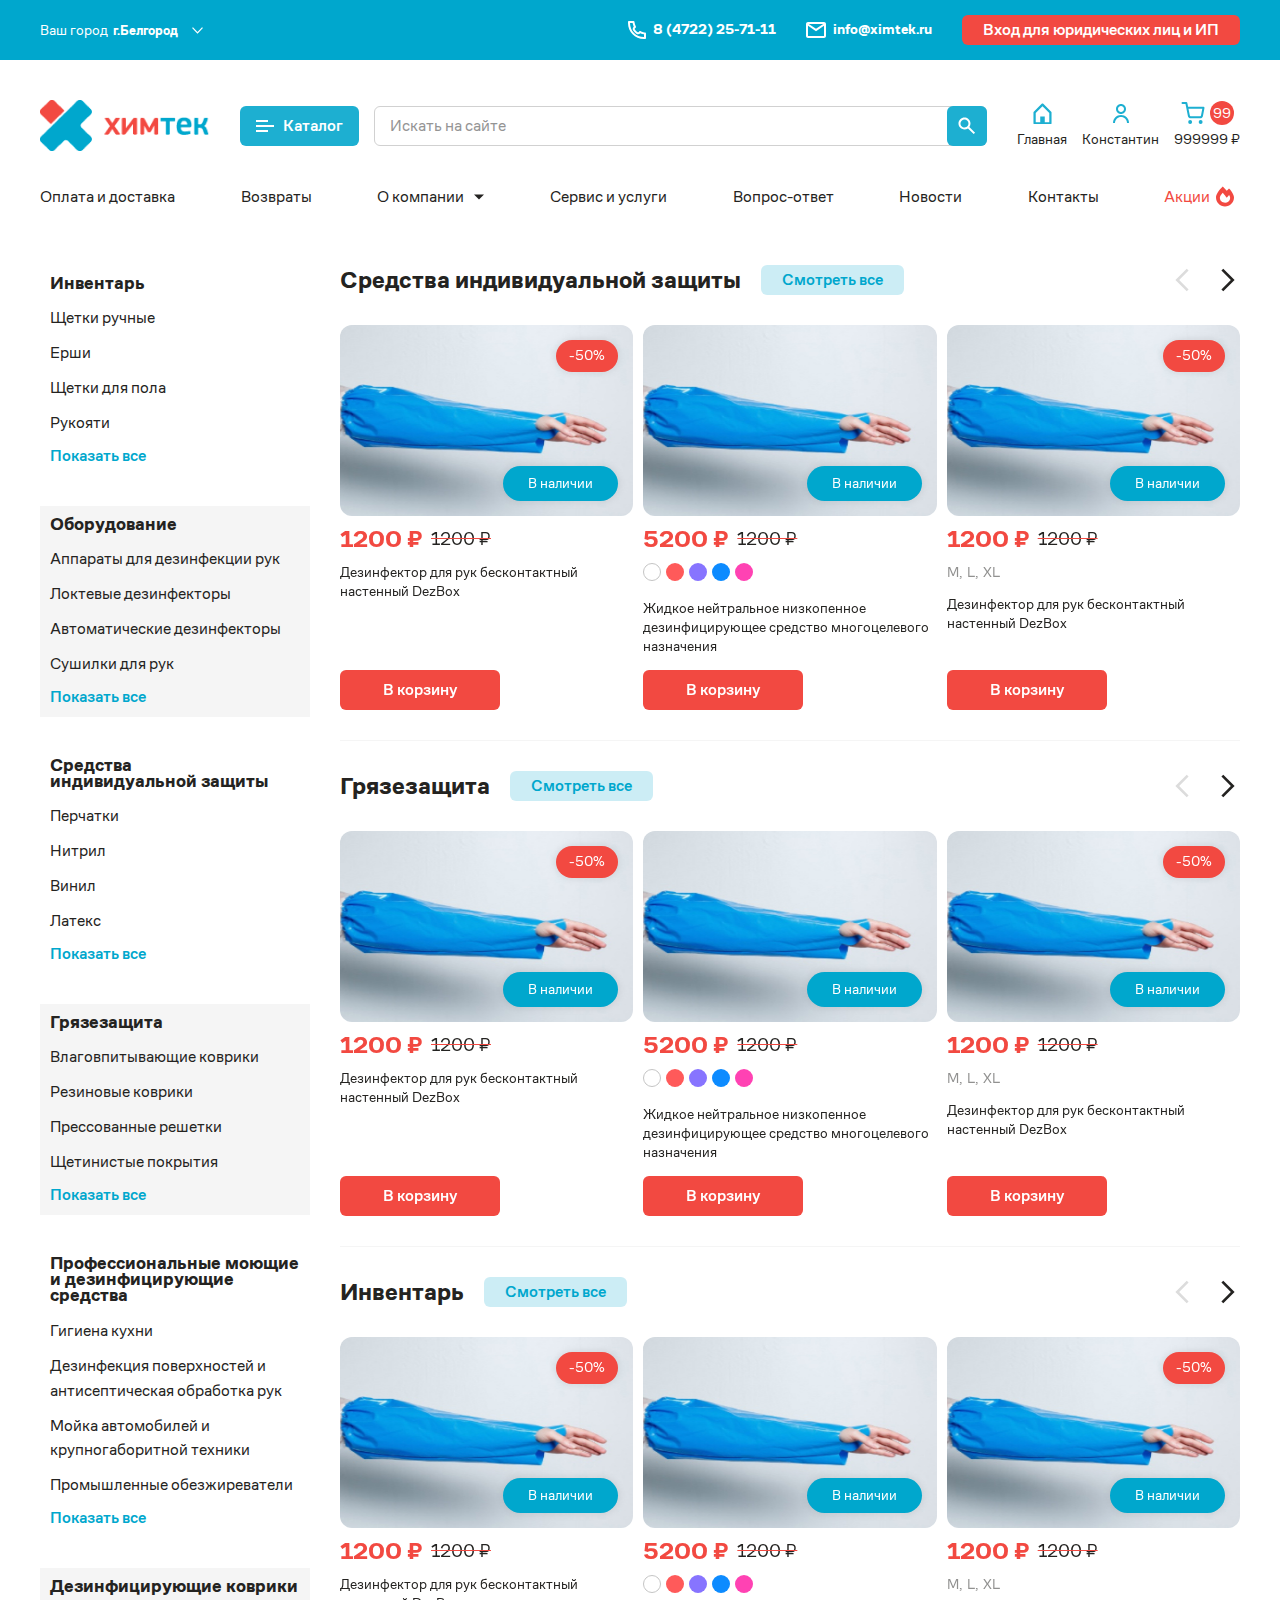
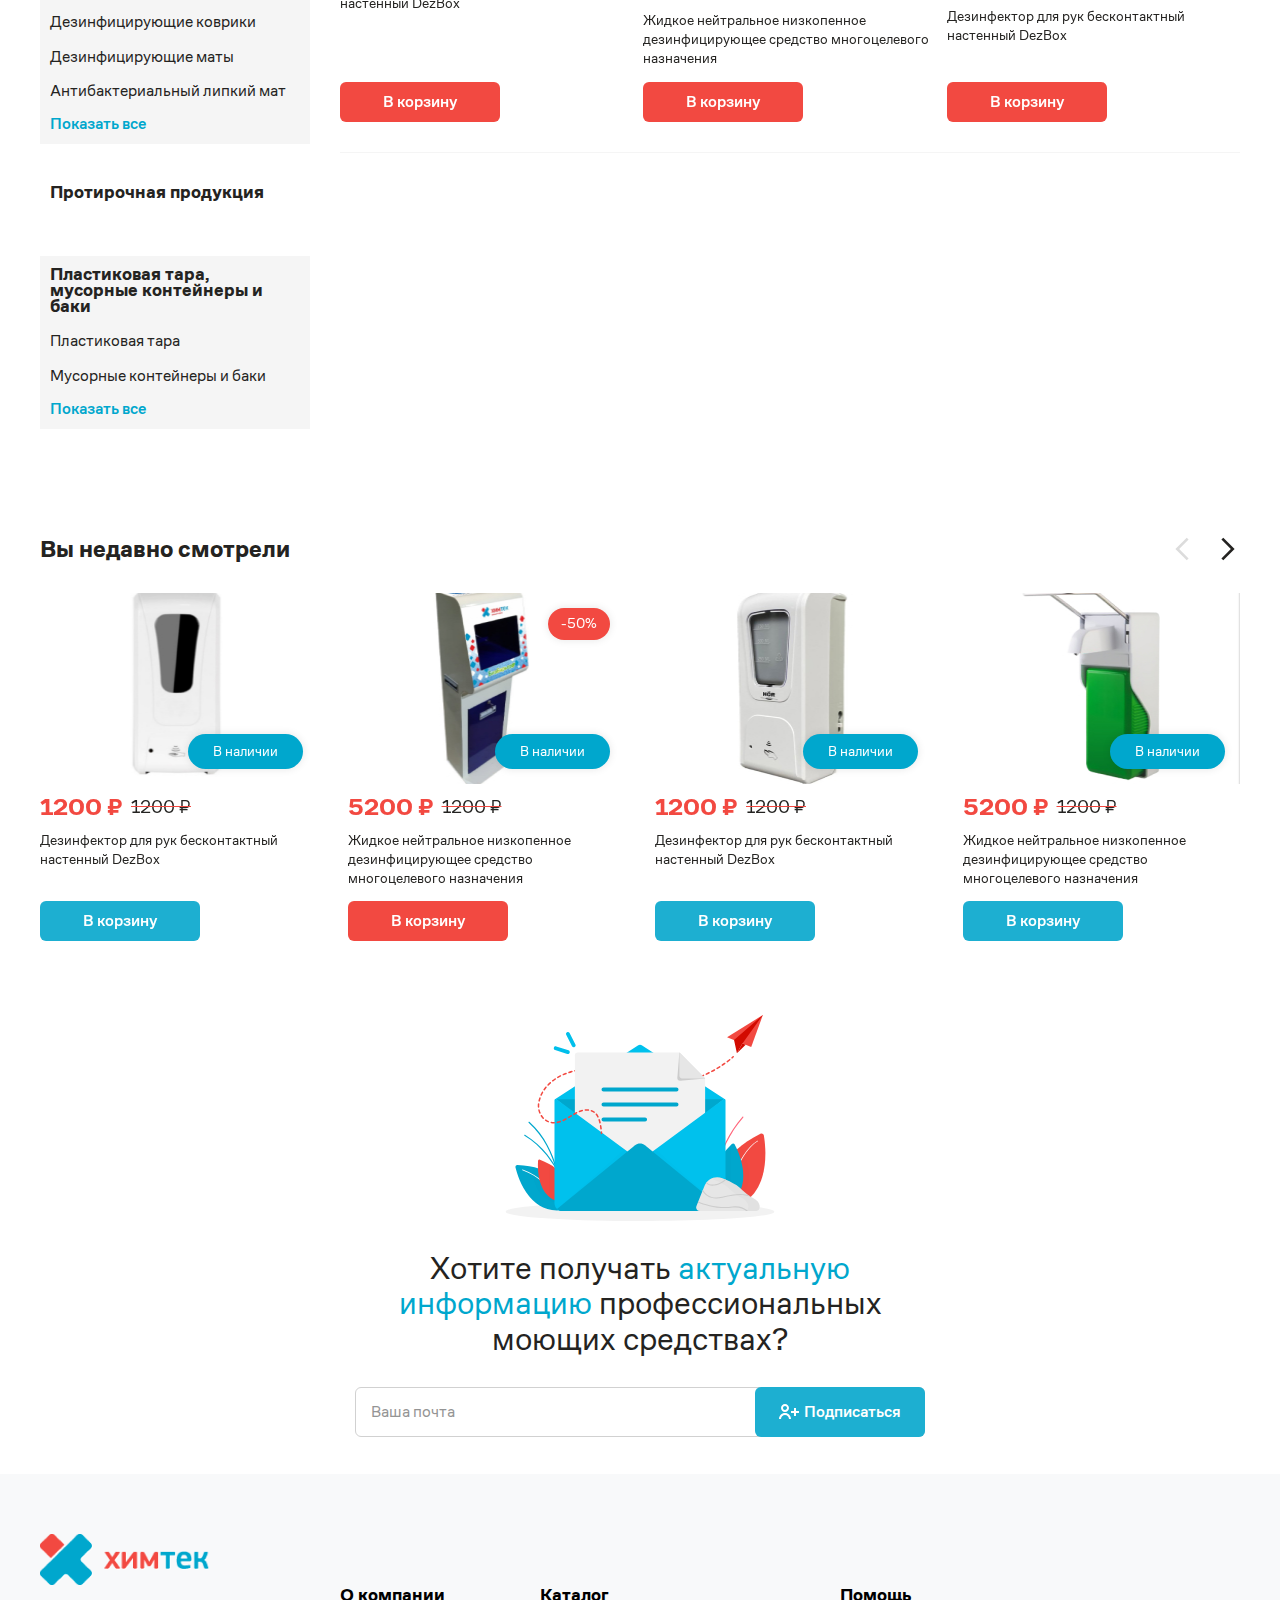
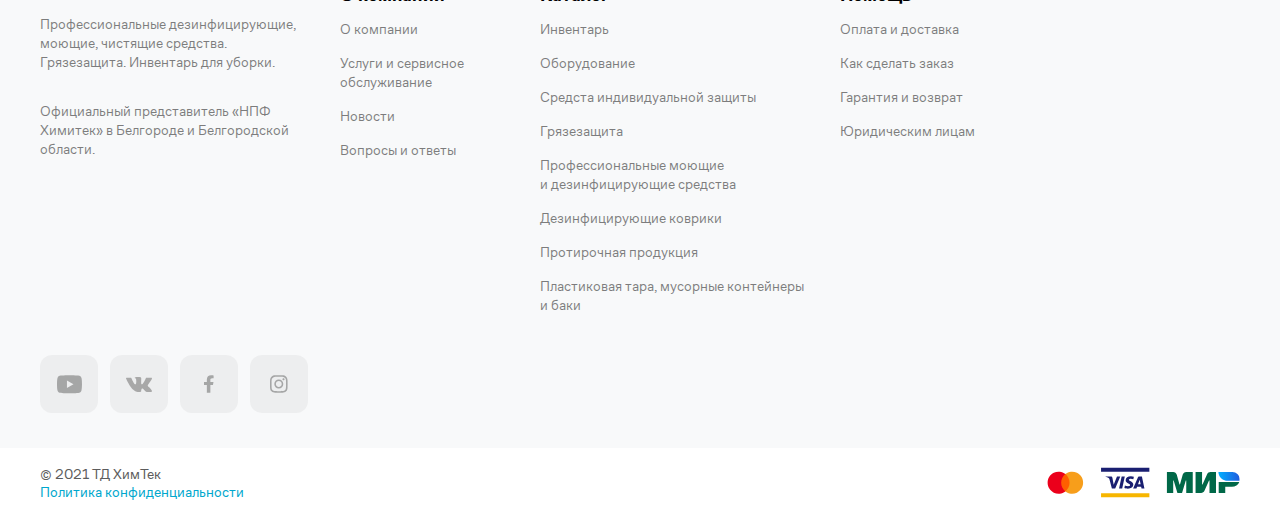
<file: catalog-category.html>
<!DOCTYPE html>
<html>

<head>
    <meta charset="UTF-8">
    <meta name="viewport" content="width=device-width, initial-scale=1.0, minimum-scale=1.0, maximum-scale=1.0, user-scalable=no">
    <link rel="stylesheet" href="css/bootstrap.min.css">
    <link rel="stylesheet" href="https://unpkg.com/swiper/swiper-bundle.min.css" />
    <link rel="stylesheet" href="css/nice-select.css">
    <link rel="stylesheet" href="css/jquery.fancybox.min.css">
    <link rel='stylesheet' href='css/jquery.mCustomScrollbar.css' />
    <link rel="stylesheet" href="css/style.css">
    <title>Категории</title>
</head>

<body>

    <div class="wrapper">

        <header class="header">
            <section class='header-top'>
                <div class='container'>
                    <div class='header-top__inner'>
                        <div class="header__city">
                            <div class="header__city-title">Ваш город</div>
                            <select class="city-select" name="" id="">
                                <option value="">г.Белгород</option>
                                <option value="">г.Москва</option>
                                <option value="">г.Казань</option>
                            </select>
                        </div>
                        <a href="tel:8 (4722) 25-71-11" class="header__phone">
                            <svg width="18" height="18" viewBox="0 0 18 18" fill="none" xmlns="http://www.w3.org/2000/svg">
                                    <path d="M5.74214 5.68189C4.66901 6.59373 4.27576 8.25671 5.20237 9.59081C6.06948 10.8392 7.16175 11.9313 8.4099 12.798C9.74405 13.7244 11.407 13.3311 12.3187 12.2579L12.3289 12.2626C13.4934 12.8021 14.7304 13.1718 16 13.3603V16L15.9989 16L15.9961 16C8.02151 16.0113 1.99148 9.91112 2.00001 2.00359V2H4.63937L4.63954 2.00117C4.828 3.27065 5.19761 4.50654 5.73714 5.67108L5.74214 5.68189ZM15.9989 18H17C17.5523 18 18 17.5523 18 17V12.4977C18 12.0021 17.637 11.5813 17.1468 11.5086L16.2926 11.3818C15.2123 11.2215 14.1605 10.9069 13.1695 10.4478L12.4166 10.0991C11.9804 9.897 11.462 10.034 11.1826 10.4253L10.8418 10.9024C10.5431 11.3206 9.97278 11.4484 9.55065 11.1552C8.49835 10.4245 7.57607 9.50243 6.84502 8.44989C6.55181 8.02774 6.67955 7.45737 7.09783 7.15866L7.57477 6.81807C7.96609 6.53861 8.10311 6.02021 7.90097 5.5839L7.55184 4.83033C7.09274 3.8394 6.77823 2.78774 6.61786 1.70749L6.49104 0.853159C6.41827 0.362959 5.99745 0 5.50188 0H1.00001C0.447726 0 1.02262e-05 0.447715 1.02262e-05 1V2.00143C-0.00970936 11.0079 6.91023 18.0129 15.9989 18Z" fill="white"/>
                                </svg>
                            <span>8 (4722) 25-71-11</span>
                        </a>
                        <a href="mailto:info@ximtek.ru" class="header__mail">
                            <svg width="20" height="16" viewBox="0 0 20 16" fill="none" xmlns="http://www.w3.org/2000/svg">
                                    <path d="M18 16H2C0.89543 16 0 15.1046 0 14V1.913C0.0466084 0.842548 0.928533 -0.00101238 2 9.11911e-07H18C19.1046 9.11911e-07 20 0.895432 20 2V14C20 15.1046 19.1046 16 18 16ZM2 3.868V14H18V3.868L10 9.2L2 3.868ZM2.8 2L10 6.8L17.2 2H2.8Z" fill="white"/>
                                </svg>
                            <span>info@ximtek.ru</span>
                        </a>
                        <a href="" class="header__login btn btn-red">Вход для юридических лиц и ИП</a>
                    </div>
                </div>
            </section>
            <section class='header-middle'>
                <div class='container'>
                    <div class='header-middle__inner'>
                        <a href="" class="header__logo">
                            <img src="images/logo.png" alt="">
                        </a>
                        <div class="header__catalog-btn header__catalog-btn--dekstop btn btn-blue">
                            <div class="header__catalog-btn-burger">
                                <span></span>
                                <span></span>
                                <span></span>
                            </div>
                            <span>Каталог</span>
                        </div>
                        <div class="header__search">
                            <input type="text" placeholder="Искать на сайте">
                            <button class="header__search-btn btn btn-blue">
                                <svg width="18" height="18" viewBox="0 0 18 18" fill="none" xmlns="http://www.w3.org/2000/svg">
                                    <path d="M15.677 17.1069L9.96198 11.3909C7.41965 13.1984 3.91642 12.7562 1.90285 10.3738C-0.110711 7.99141 0.0371394 4.46349 2.24298 2.2579C4.44824 0.0513442 7.97651 -0.097146 10.3594 1.91631C12.7422 3.92977 13.1846 7.43334 11.377 9.9759L17.092 15.6919L15.678 17.1059L15.677 17.1069ZM6.48498 2.49988C4.58868 2.49946 2.95267 3.83057 2.56745 5.68733C2.18224 7.54409 3.15369 9.41617 4.89366 10.1701C6.63362 10.9241 8.66388 10.3527 9.75522 8.80195C10.8466 7.25117 10.699 5.14721 9.40198 3.7639L10.007 4.3639L9.32498 3.6839L9.31298 3.6719C8.56477 2.91907 7.54637 2.49702 6.48498 2.49988Z" fill="white"/>
                                </svg>
                            </button>
                        </div>
                        <div class="header__mob-nav">
                            <a href="index.html" class="header__lk">
                                <div class="header__lk-top">
                                    <svg width="19" height="21" viewBox="0 0 19 21" fill="none" xmlns="http://www.w3.org/2000/svg">
                                        <path d="M17.409 21.5H1.59092C0.966917 21.5 0.46106 20.9941 0.46106 20.3701V9.53925C0.46106 9.23961 0.580205 8.95227 0.79211 8.74043L8.70117 0.831374C8.91309 0.619212 9.20067 0.5 9.50055 0.5C9.80042 0.5 10.088 0.619212 10.2999 0.831374L18.209 8.74043C18.4211 8.95203 18.5399 9.23963 18.5389 9.53925V20.3701C18.5389 20.9941 18.033 21.5 17.409 21.5ZM7.24025 13.5909H11.7597V19.2403H16.2792V10.007L9.49998 3.22782L2.72079 10.007V19.2403H7.24025V13.5909Z" fill="#1DAFD1"/>
                                    </svg>
                                </div>
                                <div class="header__lk-title">Главная</div>
                            </a>
                            <div class="header__catalog-btn header__catalog-btn--mob">
                                <div class="header__lk-top">
                                    <div class="header__catalog-btn-burger">
                                        <span></span>
                                        <span></span>
                                        <span></span>
                                    </div>
                                </div>

                                <span>Каталог</span>
                            </div>
                            <a href="" class="header__lk">
                                <div class="header__lk-top">
                                    <svg width="16" height="19" viewBox="0 0 16 19" fill="none" xmlns="http://www.w3.org/2000/svg">
                                        <path d="M3 5C3 2.23858 5.23858 0 8 0C10.7614 0 13 2.23858 13 5C13 7.76142 10.7614 10 8 10C5.23858 10 3 7.76142 3 5ZM8 8C9.65685 8 11 6.65685 11 5C11 3.34315 9.65685 2 8 2C6.34315 2 5 3.34315 5 5C5 6.65685 6.34315 8 8 8Z" fill="#1DAFD1"/>
                                        <path d="M2.34315 13.3431C0.842855 14.8434 0 16.8783 0 19H2C2 17.4087 2.63214 15.8826 3.75736 14.7574C4.88258 13.6321 6.4087 13 8 13C9.5913 13 11.1174 13.6321 12.2426 14.7574C13.3679 15.8826 14 17.4087 14 19H16C16 16.8783 15.1571 14.8434 13.6569 13.3431C12.1566 11.8429 10.1217 11 8 11C5.87827 11 3.84344 11.8429 2.34315 13.3431Z" fill="#1DAFD1"/>
                                    </svg>
                                </div>
                                <div class="header__lk-title">Константин</div>
                            </a>
                            <a href="" class="header__cart">
                                <div class="header__cart-top">
                                    <svg width="24" height="24" viewBox="0 0 24 24" fill="none" xmlns="http://www.w3.org/2000/svg">
                                        <path d="M1.50397 1.97705H5.32215L7.88033 14.7584C7.96762 15.1979 8.2067 15.5926 8.55572 15.8736C8.90473 16.1546 9.34145 16.3038 9.78942 16.2952H19.0676C19.5156 16.3038 19.9523 16.1546 20.3013 15.8736C20.6503 15.5926 20.8894 15.1979 20.9767 14.7584L22.504 6.74978H6.27669M10.0949 21.068C10.0949 21.5951 9.66751 22.0225 9.14033 22.0225C8.61315 22.0225 8.18579 21.5951 8.18579 21.068C8.18579 20.5408 8.61315 20.1134 9.14033 20.1134C9.66751 20.1134 10.0949 20.5408 10.0949 21.068ZM20.5949 21.068C20.5949 21.5951 20.1675 22.0225 19.6403 22.0225C19.1131 22.0225 18.6858 21.5951 18.6858 21.068C18.6858 20.5408 19.1131 20.1134 19.6403 20.1134C20.1675 20.1134 20.5949 20.5408 20.5949 21.068Z" stroke="#1DAFD1" stroke-width="2" stroke-linecap="round" stroke-linejoin="round"/>
                                    </svg>
                                    <i>99</i>
                                </div>
                                <div class="header__cart-title">999999 ₽</div>
                            </a>
                        </div>

                    </div>
                </div>
            </section>
            <section class='header-catalog'>
                <div class='container'>
                    <div class="header-catalog__top">
                        <div class="header-catalog__top-title">
                            <span>Каталог</span>
                            <button class="header-catalog__close">
                                <svg width="14" height="15" viewBox="0 0 14 15" fill="none" xmlns="http://www.w3.org/2000/svg">
                                    <path d="M12.59 0.5L7 6.09L1.41 0.5L0 1.91L5.59 7.5L0 13.09L1.41 14.5L7 8.91L12.59 14.5L14 13.09L8.41 7.5L14 1.91L12.59 0.5Z" fill="#242321"/>
                                </svg>
                            </button>
                        </div>
                    </div>
                    <div class='header-catalog__inner'>
                        <div class="header-catalog__left">
                            <div class="header-catalog__tab header-catalog__tab--active" data-tabs-path="1">Инвентарь</div>
                            <div class="header-catalog__tab" data-tabs-path="2">Оборудование</div>
                            <div class="header-catalog__tab" data-tabs-path="3">Средства индивидуальной защиты</div>
                            <div class="header-catalog__tab" data-tabs-path="4">Грязезащита</div>
                            <div class="header-catalog__tab" data-tabs-path="5">Профессиональные моющие и дезинфицирующие средства</div>
                            <div class="header-catalog__tab" data-tabs-path="6">Дезинфицирующие коврики </div>
                            <div class="header-catalog__tab" data-tabs-path="7">Протирочная продукция</div>
                            <div class="header-catalog__tab" data-tabs-path="8">Пластиковая тара, мусорные контейнеры и баки</div>
                        </div>
                        <div class="header-catalog__right">
                            <div class="header-catalog__back">
                                <svg width="8" height="14" viewBox="0 0 8 14" fill="none" xmlns="http://www.w3.org/2000/svg">
                                    <path d="M0.288086 7.00023L6.29809 13.0102L7.71209 11.5962L3.11209 6.99623L7.71209 2.39623L6.29809 0.990234L0.288086 7.00023Z" fill="#1DAFD1"/>
                                </svg>
                                <span>Назад</span>
                            </div>
                            <div class="header-catalog__content header-catalog__content--active" data-content-path="1">
                                <div class="header-catalog__group">
                                    <div class="header-catalog__title">Перчатки</div>
                                    <a href="" class="header-catalog__link">Нитрил</a>
                                    <a href="" class="header-catalog__link">Винил</a>
                                    <a href="" class="header-catalog__link">Латекс</a>
                                </div>
                                <div class="header-catalog__group">
                                    <div class="header-catalog__title">Фартуки, халаты, нарукавники</div>
                                    <a href="" class="header-catalog__link">Фартуки</a>
                                    <a href="" class="header-catalog__link">Нарукавники</a>
                                    <a href="" class="header-catalog__link">Халаты</a>
                                    <a href="" class="header-catalog__link">Комбинезоны</a>
                                </div>
                                <div class="header-catalog__group">
                                    <div class="header-catalog__title">Маска медицинская</div>
                                    <a href="" class="header-catalog__link">Маска трёхслойная</a>
                                    <a href="" class="header-catalog__link">Распиратор</a>
                                </div>
                                <div class="header-catalog__group">
                                    <div class="header-catalog__title">Шапочки</div>
                                    <a href="" class="header-catalog__link">Все шапочки</a>
                                </div>
                            </div>
                            <div class="header-catalog__content" data-content-path="2">
                                <div class="header-catalog__group">
                                    <div class="header-catalog__title">Перчатки 222</div>
                                    <a href="" class="header-catalog__link">Нитрил</a>
                                    <a href="" class="header-catalog__link">Винил</a>
                                    <a href="" class="header-catalog__link">Латекс</a>
                                </div>
                                <div class="header-catalog__group">
                                    <div class="header-catalog__title">Фартуки, халаты, нарукавники</div>
                                    <a href="" class="header-catalog__link">Фартуки</a>
                                    <a href="" class="header-catalog__link">Нарукавники</a>
                                    <a href="" class="header-catalog__link">Халаты</a>
                                    <a href="" class="header-catalog__link">Комбинезоны</a>
                                </div>
                                <div class="header-catalog__group">
                                    <div class="header-catalog__title">Маска медицинская</div>
                                    <a href="" class="header-catalog__link">Маска трёхслойная</a>
                                    <a href="" class="header-catalog__link">Распиратор</a>
                                </div>
                                <div class="header-catalog__group">
                                    <div class="header-catalog__title">Шапочки</div>
                                    <a href="" class="header-catalog__link">Все шапочки</a>
                                </div>
                            </div>
                            <div class="header-catalog__content" data-content-path="3">
                                <div class="header-catalog__group">
                                    <div class="header-catalog__title">Перчатки 33</div>
                                    <a href="" class="header-catalog__link">Нитрил</a>
                                    <a href="" class="header-catalog__link">Винил</a>
                                    <a href="" class="header-catalog__link">Латекс</a>
                                </div>
                                <div class="header-catalog__group">
                                    <div class="header-catalog__title">Фартуки, халаты, нарукавники</div>
                                    <a href="" class="header-catalog__link">Фартуки</a>
                                    <a href="" class="header-catalog__link">Нарукавники</a>
                                    <a href="" class="header-catalog__link">Халаты</a>
                                    <a href="" class="header-catalog__link">Комбинезоны</a>
                                </div>
                                <div class="header-catalog__group">
                                    <div class="header-catalog__title">Маска медицинская</div>
                                    <a href="" class="header-catalog__link">Маска трёхслойная</a>
                                    <a href="" class="header-catalog__link">Распиратор</a>
                                </div>
                                <div class="header-catalog__group">
                                    <div class="header-catalog__title">Шапочки</div>
                                    <a href="" class="header-catalog__link">Все шапочки</a>
                                </div>
                            </div>
                            <div class="header-catalog__content" data-content-path="4">
                                <div class="header-catalog__group">
                                    <div class="header-catalog__title">Перчатки 44</div>
                                    <a href="" class="header-catalog__link">Нитрил</a>
                                    <a href="" class="header-catalog__link">Винил</a>
                                    <a href="" class="header-catalog__link">Латекс</a>
                                </div>
                                <div class="header-catalog__group">
                                    <div class="header-catalog__title">Фартуки, халаты, нарукавники</div>
                                    <a href="" class="header-catalog__link">Фартуки</a>
                                    <a href="" class="header-catalog__link">Нарукавники</a>
                                    <a href="" class="header-catalog__link">Халаты</a>
                                    <a href="" class="header-catalog__link">Комбинезоны</a>
                                </div>
                                <div class="header-catalog__group">
                                    <div class="header-catalog__title">Маска медицинская</div>
                                    <a href="" class="header-catalog__link">Маска трёхслойная</a>
                                    <a href="" class="header-catalog__link">Распиратор</a>
                                </div>
                                <div class="header-catalog__group">
                                    <div class="header-catalog__title">Шапочки</div>
                                    <a href="" class="header-catalog__link">Все шапочки</a>
                                </div>
                            </div>
                            <div class="header-catalog__content" data-content-path="5">
                                <div class="header-catalog__group">
                                    <div class="header-catalog__title">Перчатки 55</div>
                                    <a href="" class="header-catalog__link">Нитрил</a>
                                    <a href="" class="header-catalog__link">Винил</a>
                                    <a href="" class="header-catalog__link">Латекс</a>
                                </div>
                                <div class="header-catalog__group">
                                    <div class="header-catalog__title">Фартуки, халаты, нарукавники</div>
                                    <a href="" class="header-catalog__link">Фартуки</a>
                                    <a href="" class="header-catalog__link">Нарукавники</a>
                                    <a href="" class="header-catalog__link">Халаты</a>
                                    <a href="" class="header-catalog__link">Комбинезоны</a>
                                </div>
                                <div class="header-catalog__group">
                                    <div class="header-catalog__title">Маска медицинская</div>
                                    <a href="" class="header-catalog__link">Маска трёхслойная</a>
                                    <a href="" class="header-catalog__link">Распиратор</a>
                                </div>
                                <div class="header-catalog__group">
                                    <div class="header-catalog__title">Шапочки</div>
                                    <a href="" class="header-catalog__link">Все шапочки</a>
                                </div>
                            </div>
                            <div class="header-catalog__content" data-content-path="6">
                                <div class="header-catalog__group">
                                    <div class="header-catalog__title">Перчатки 66</div>
                                    <a href="" class="header-catalog__link">Нитрил</a>
                                    <a href="" class="header-catalog__link">Винил</a>
                                    <a href="" class="header-catalog__link">Латекс</a>
                                </div>
                                <div class="header-catalog__group">
                                    <div class="header-catalog__title">Фартуки, халаты, нарукавники</div>
                                    <a href="" class="header-catalog__link">Фартуки</a>
                                    <a href="" class="header-catalog__link">Нарукавники</a>
                                    <a href="" class="header-catalog__link">Халаты</a>
                                    <a href="" class="header-catalog__link">Комбинезоны</a>
                                </div>
                                <div class="header-catalog__group">
                                    <div class="header-catalog__title">Маска медицинская</div>
                                    <a href="" class="header-catalog__link">Маска трёхслойная</a>
                                    <a href="" class="header-catalog__link">Распиратор</a>
                                </div>
                                <div class="header-catalog__group">
                                    <div class="header-catalog__title">Шапочки</div>
                                    <a href="" class="header-catalog__link">Все шапочки</a>
                                </div>
                            </div>
                            <div class="header-catalog__content" data-content-path="7">
                                <div class="header-catalog__group">
                                    <div class="header-catalog__title">Перчатки 77</div>
                                    <a href="" class="header-catalog__link">Нитрил</a>
                                    <a href="" class="header-catalog__link">Винил</a>
                                    <a href="" class="header-catalog__link">Латекс</a>
                                </div>
                                <div class="header-catalog__group">
                                    <div class="header-catalog__title">Фартуки, халаты, нарукавники</div>
                                    <a href="" class="header-catalog__link">Фартуки</a>
                                    <a href="" class="header-catalog__link">Нарукавники</a>
                                    <a href="" class="header-catalog__link">Халаты</a>
                                    <a href="" class="header-catalog__link">Комбинезоны</a>
                                </div>
                                <div class="header-catalog__group">
                                    <div class="header-catalog__title">Маска медицинская</div>
                                    <a href="" class="header-catalog__link">Маска трёхслойная</a>
                                    <a href="" class="header-catalog__link">Распиратор</a>
                                </div>
                                <div class="header-catalog__group">
                                    <div class="header-catalog__title">Шапочки</div>
                                    <a href="" class="header-catalog__link">Все шапочки</a>
                                </div>
                            </div>
                            <div class="header-catalog__content" data-content-path="8">
                                <div class="header-catalog__group">
                                    <div class="header-catalog__title">Перчатки 88</div>
                                    <a href="" class="header-catalog__link">Нитрил</a>
                                    <a href="" class="header-catalog__link">Винил</a>
                                    <a href="" class="header-catalog__link">Латекс</a>
                                </div>
                                <div class="header-catalog__group">
                                    <div class="header-catalog__title">Фартуки, халаты, нарукавники</div>
                                    <a href="" class="header-catalog__link">Фартуки</a>
                                    <a href="" class="header-catalog__link">Нарукавники</a>
                                    <a href="" class="header-catalog__link">Халаты</a>
                                    <a href="" class="header-catalog__link">Комбинезоны</a>
                                </div>
                                <div class="header-catalog__group">
                                    <div class="header-catalog__title">Маска медицинская</div>
                                    <a href="" class="header-catalog__link">Маска трёхслойная</a>
                                    <a href="" class="header-catalog__link">Распиратор</a>
                                </div>
                                <div class="header-catalog__group">
                                    <div class="header-catalog__title">Шапочки</div>
                                    <a href="" class="header-catalog__link">Все шапочки</a>
                                </div>
                            </div>
                        </div>
                    </div>
                </div>
            </section>
            <section class='header-bottom'>
                <div class='container'>
                    <nav class="nav">
                        <div class="nav__item">
                            <a href="" class="nav__link">
                                <span>Оплата и доставка</span>
                            </a>
                        </div>
                        <div class="nav__item">
                            <a href="" class="nav__link">
                                <span>Возвраты</span>
                            </a>
                        </div>
                        <div class="nav__item">
                            <div class="nav__item-show">
                                <span>О компании</span>
                                <svg width="10" height="6" viewBox="0 0 10 6" fill="none" xmlns="http://www.w3.org/2000/svg">
                                    <path d="M5 5.5L10 0.5L0 0.5L5 5.5Z" fill="#242321"/>
                                </svg>
                            </div>
                            <div class="nav__item-hidden">
                                <div class="nav__item-hidden-inner">
                                    <a href="">lorem1</a>
                                    <a href="">lorem1</a>
                                    <a href="">lorem1</a>
                                    <a href="">lorem1</a>
                                    <a href="">lorem1</a>
                                </div>
                            </div>
                        </div>
                        <div class="nav__item">
                            <a href="" class="nav__link">
                                <span>Сервис и услуги</span>
                            </a>
                        </div>
                        <div class="nav__item">
                            <a href="" class="nav__link">
                                <span>Вопрос-ответ</span>
                            </a>
                        </div>
                        <div class="nav__item">
                            <a href="" class="nav__link">
                                <span>Новости</span>
                            </a>
                        </div>
                        <div class="nav__item">
                            <a href="" class="nav__link">
                                <span>Контакты</span>
                            </a>
                        </div>
                        <div class="nav__item">
                            <a href="" class="nav__link nav__link--action">
                                <span>Акции</span>
                                <svg width="18" height="21" viewBox="0 0 18 21" fill="none" xmlns="http://www.w3.org/2000/svg">
                                    <path d="M13.0002 2.5C12.1645 3.25391 11.4099 4.04648 10.7413 4.84258C9.64607 3.37578 8.28804 1.88789 6.75 0.5C2.80205 4.06133 0 8.70156 0 11.5C0 16.4707 4.02951 20.5 9 20.5C13.9705 20.5 18 16.4707 18 11.5C18 9.41914 15.9115 5.12734 13.0002 2.5ZM12.2179 15.8066C11.3476 16.3988 10.2745 16.75 9.11491 16.75C6.21603 16.75 3.85714 14.8852 3.85714 11.8574C3.85714 10.3492 4.83388 9.02031 6.78174 6.75C7.06018 7.06172 10.7526 11.6461 10.7526 11.6461L13.1083 9.03359C13.2746 9.30117 13.4261 9.56289 13.5611 9.81367C14.66 11.8523 14.1963 14.4609 12.2179 15.8066Z" fill="#F24941"/>
                                </svg>
                            </a>
                        </div>
                    </nav>
                </div>
            </section>
        </header>

        <main class="content">
            <section class='catalog'>
                <div class='container'>
                    <div class='catalog__inner'>
                        <div class="catalog__sidebar">
                            <div class="catalog__sidebar-group">
                                <a href="" class="catalog__sidebar-title">Инвентарь</a>
                                <a href="" class="catalog__sidebar-link">Щетки ручные                                </a>
                                <a href="" class="catalog__sidebar-link">Ерши                                </a>
                                <a href="" class="catalog__sidebar-link">Щетки для пола</a>
                                <a href="" class="catalog__sidebar-link">Рукояти</a>
                                <a href="" class="catalog__sidebar-link catalog__sidebar-link--hidden">Рукояти</a>
                                <a href="" class="catalog__sidebar-link catalog__sidebar-link--hidden">Рукояти</a>
                                <a href="" class="catalog__sidebar-link catalog__sidebar-link--hidden">Рукояти</a>
                                <button class="catalog__sidebar-all">Показать все</button>
                            </div>
                            <div class="catalog__sidebar-group">
                                <a href="" class="catalog__sidebar-title">Оборудование</a>
                                <a href="" class="catalog__sidebar-link">Аппараты для дезинфекции рук</a>
                                <a href="" class="catalog__sidebar-link">Локтевые дезинфекторы
                                </a>
                                <a href="" class="catalog__sidebar-link">Автоматические дезинфекторы
                                </a>
                                <a href="" class="catalog__sidebar-link">Сушилки для рук
                                </a>
                                <a href="" class="catalog__sidebar-link catalog__sidebar-link--hidden">Рукояти</a>
                                <a href="" class="catalog__sidebar-link catalog__sidebar-link--hidden">Рукояти</a>
                                <a href="" class="catalog__sidebar-link catalog__sidebar-link--hidden">Рукояти</a>
                                <button class="catalog__sidebar-all">Показать все</button>
                            </div>
                            <div class="catalog__sidebar-group">
                                <a href="" class="catalog__sidebar-title">Средства <br> индивидуальной защиты</a>
                                <a href="" class="catalog__sidebar-link">Перчатки</a>
                                <a href="" class="catalog__sidebar-link">Нитрил
                                </a>
                                <a href="" class="catalog__sidebar-link">Винил</a>
                                <a href="" class="catalog__sidebar-link">Латекс
                                </a>
                                <a href="" class="catalog__sidebar-link catalog__sidebar-link--hidden">Рукояти</a>
                                <a href="" class="catalog__sidebar-link catalog__sidebar-link--hidden">Рукояти</a>
                                <a href="" class="catalog__sidebar-link catalog__sidebar-link--hidden">Рукояти</a>
                                <button class="catalog__sidebar-all">Показать все</button>
                            </div>
                            <div class="catalog__sidebar-group">
                                <a href="" class="catalog__sidebar-title">Грязезащита</a>
                                <a href="" class="catalog__sidebar-link">Влаговпитывающие коврики
                                </a>
                                <a href="" class="catalog__sidebar-link">Резиновые коврики
                                </a>
                                <a href="" class="catalog__sidebar-link">Прессованные решетки</a>
                                <a href="" class="catalog__sidebar-link">Щетинистые покрытия </a>
                                <a href="" class="catalog__sidebar-link catalog__sidebar-link--hidden">Рукояти</a>
                                <a href="" class="catalog__sidebar-link catalog__sidebar-link--hidden">Рукояти</a>
                                <a href="" class="catalog__sidebar-link catalog__sidebar-link--hidden">Рукояти</a>
                                <button class="catalog__sidebar-all">Показать все</button>
                            </div>
                            <div class="catalog__sidebar-group">
                                <a href="" class="catalog__sidebar-title">Профессиональные моющие
                                    и дезинфицирующие средства</a>
                                <a href="" class="catalog__sidebar-link">Гигиена кухни 
                                </a>
                                <a href="" class="catalog__sidebar-link">Дезинфекция поверхностей
и антисептическая обработка рук 
                                </a>
                                <a href="" class="catalog__sidebar-link">Мойка автомобилей
и крупногаборитной техники 
                                </a>
                                <a href="" class="catalog__sidebar-link">Промышленные обезжиреватели
                                </a>
                                <a href="" class="catalog__sidebar-link catalog__sidebar-link--hidden">Рукояти</a>
                                <a href="" class="catalog__sidebar-link catalog__sidebar-link--hidden">Рукояти</a>
                                <a href="" class="catalog__sidebar-link catalog__sidebar-link--hidden">Рукояти</a>
                                <button class="catalog__sidebar-all">Показать все</button>
                            </div>
                            <div class="catalog__sidebar-group">
                                <a href="" class="catalog__sidebar-title">Дезинфицирующие коврики </a>
                                <a href="" class="catalog__sidebar-link">Дезинфицирующие коврики</a>
                                <a href="" class="catalog__sidebar-link">Дезинфицирующие маты</a>
                                <a href="" class="catalog__sidebar-link">Антибактериальный липкий мат
                                </a>
                                <a href="" class="catalog__sidebar-link catalog__sidebar-link--hidden">Рукояти</a>
                                <a href="" class="catalog__sidebar-link catalog__sidebar-link--hidden">Рукояти</a>
                                <a href="" class="catalog__sidebar-link catalog__sidebar-link--hidden">Рукояти</a>
                                <button class="catalog__sidebar-all">Показать все</button>
                            </div>
                            <div class="catalog__sidebar-group">
                                <a href="" class="catalog__sidebar-title">Протирочная продукция</a>
                            </div>
                            <div class="catalog__sidebar-group">
                                <a href="" class="catalog__sidebar-title">Пластиковая тара, мусорные контейнеры
                                    и баки</a>
                                <a href="" class="catalog__sidebar-link">Пластиковая тара
                                </a>
                                <a href="" class="catalog__sidebar-link">Мусорные контейнеры и баки</a>
                                <a href="" class="catalog__sidebar-link catalog__sidebar-link--hidden">Рукояти</a>
                                <a href="" class="catalog__sidebar-link catalog__sidebar-link--hidden">Рукояти</a>
                                <a href="" class="catalog__sidebar-link catalog__sidebar-link--hidden">Рукояти</a>
                                <button class="catalog__sidebar-all">Показать все</button>
                            </div>
                        </div>
                        <div class="catalog__content">
                            <section id="catalog-slider1" class='catalog-slider'>
                                <div class='discount__top'>
                                    <h3 class="discount__title">
                                        <span>Средства индивидуальной защиты</span>
                                        <a href="" class="discount__link btn">Смотреть все</a>
                                    </h3>
                                    <div class="discount__slider-nav">
                                        <div class='swiper-button-prev discount__slider-prev'>
                                            <svg width="10" height="18" viewBox="0 0 10 18" fill="none" xmlns="http://www.w3.org/2000/svg">
                                                    <path d="M8.53499 0.515015L0.0499871 9.00001L8.53499 17.485L9.94999 16.071L2.87799 9.00001L9.94999 1.92902L8.53499 0.515015Z" fill="#242321"/>
                                                </svg>
                                        </div>
                                        <div class='swiper-button-next discount__slider-next'>
                                            <svg width="10" height="18" viewBox="0 0 10 18" fill="none" xmlns="http://www.w3.org/2000/svg">
                                                    <path d="M1.46501 17.485L9.95001 8.99999L1.46501 0.514984L0.0500126 1.92898L7.12201 8.99999L0.0500126 16.071L1.46501 17.485Z" fill="#242321"/>
                                                </svg>
                                        </div>
                                    </div>
                                </div>
                                <div class="discount__slider">
                                    <div class='swiper-container'>
                                        <div class='swiper-wrapper'>
                                            <div class='swiper-slide'>
                                                <div class="card">
                                                    <div class="card__top">
                                                        <div class="card__discount">-50%</div>
                                                        <div class="card__available">В наличии</div>
                                                        <div class="card__img">
                                                            <img src="images/card9.jpg" alt="">
                                                        </div>
                                                    </div>

                                                    <div class="card__prices">
                                                        <div class="card__price-new">1200 ₽</div>
                                                        <div class="card__price-old">1200 ₽</div>
                                                    </div>
                                                    <div class="card__desc">Дезинфектор для рук бесконтактный настенный DezBox</div>
                                                    <button class="card__btn btn btn-red">В корзину</button>
                                                </div>
                                            </div>
                                            <div class='swiper-slide'>
                                                <div class="card">
                                                    <div class="card__top">
                                                        <div class="card__available">В наличии</div>
                                                        <div class="card__img">
                                                            <img src="images/card9.jpg" alt="">
                                                        </div>
                                                    </div>
                                                    <div class="card__prices">
                                                        <div class="card__price-new">5200 ₽</div>
                                                        <div class="card__price-old">1200 ₽</div>
                                                    </div>
                                                    <div class="card__colors">
                                                        <div class="card__color" style="background: #fff; border: 1px solid #C4C4C4;"></div>
                                                        <div class="card__color" style="background: #FF5A5A;"></div>
                                                        <div class="card__color" style="background: #8774FF;"></div>
                                                        <div class="card__color" style="background: #0D8BFF;"></div>
                                                        <div class="card__color" style="background: #FF42B3;"></div>
                                                    </div>
                                                    <div class="card__desc">Жидкое нейтральное низкопенное дезинфицирующее средство многоцелевого назначения</div>
                                                    <button class="card__btn btn btn-red">В корзину</button>
                                                </div>
                                            </div>
                                            <div class='swiper-slide'>
                                                <div class="card">
                                                    <div class="card__top">
                                                        <div class="card__discount">-50%</div>
                                                        <div class="card__available">В наличии</div>
                                                        <div class="card__img">
                                                            <img src="images/card9.jpg" alt="">
                                                        </div>
                                                    </div>
                                                    <div class="card__prices">
                                                        <div class="card__price-new">1200 ₽</div>
                                                        <div class="card__price-old">1200 ₽</div>
                                                    </div>
                                                    <div class="card__sizes">
                                                        <div class="card__size">M,</div>
                                                        <div class="card__size">L,</div>
                                                        <div class="card__size">XL</div>
                                                    </div>
                                                    <div class="card__desc">Дезинфектор для рук бесконтактный настенный DezBox</div>
                                                    <button class="card__btn btn btn-red">В корзину</button>
                                                </div>
                                            </div>
                                            <div class='swiper-slide'>
                                                <div class="card">
                                                    <div class="card__top">
                                                        <div class="card__discount">-50%</div>
                                                        <div class="card__available">В наличии</div>
                                                        <div class="card__img">
                                                            <img src="images/card4.jpg" alt="">
                                                        </div>
                                                    </div>
                                                    <div class="card__prices">
                                                        <div class="card__price-new">5200 ₽</div>
                                                        <div class="card__price-old">1200 ₽</div>
                                                    </div>
                                                    <div class="card__desc">Жидкое нейтральное низкопенное дезинфицирующее средство многоцелевого назначения</div>
                                                    <button class="card__btn btn btn-red">В корзину</button>
                                                </div>
                                            </div>
                                            <div class='swiper-slide'>
                                                <div class="card">
                                                    <div class="card__top">
                                                        <div class="card__discount">-50%</div>
                                                        <div class="card__available">В наличии</div>
                                                        <div class="card__img">
                                                            <img src="images/card3.jpg" alt="">
                                                        </div>
                                                    </div>
                                                    <div class="card__prices">
                                                        <div class="card__price-new">1200 ₽</div>
                                                        <div class="card__price-old">1200 ₽</div>
                                                    </div>
                                                    <div class="card__desc">Дезинфектор для рук бесконтактный настенный DezBox</div>
                                                    <button class="card__btn btn btn-red">В корзину</button>
                                                </div>
                                            </div>
                                            <div class='swiper-slide'>
                                                <div class="card">
                                                    <div class="card__top">
                                                        <div class="card__discount">-50%</div>
                                                        <div class="card__available">В наличии</div>
                                                        <div class="card__img">
                                                            <img src="images/card4.jpg" alt="">
                                                        </div>
                                                    </div>
                                                    <div class="card__prices">
                                                        <div class="card__price-new">5200 ₽</div>
                                                        <div class="card__price-old">1200 ₽</div>
                                                    </div>
                                                    <div class="card__desc">Жидкое нейтральное низкопенное дезинфицирующее средство многоцелевого назначения</div>
                                                    <button class="card__btn btn btn-red">В корзину</button>
                                                </div>
                                            </div>
                                        </div>
                                        <div class='swiper-pagination'></div>

                                        <div class='swiper-scrollbar'></div>
                                    </div>
                                </div>
                            </section>
                            <section id="catalog-slider2" class='catalog-slider'>
                                <div class='discount__top'>
                                    <h3 class="discount__title">
                                        <span>Грязезащита</span>
                                        <a href="" class="discount__link btn">Смотреть все</a>
                                    </h3>
                                    <div class="discount__slider-nav">
                                        <div class='swiper-button-prev discount__slider-prev'>
                                            <svg width="10" height="18" viewBox="0 0 10 18" fill="none" xmlns="http://www.w3.org/2000/svg">
                                                    <path d="M8.53499 0.515015L0.0499871 9.00001L8.53499 17.485L9.94999 16.071L2.87799 9.00001L9.94999 1.92902L8.53499 0.515015Z" fill="#242321"/>
                                                </svg>
                                        </div>
                                        <div class='swiper-button-next discount__slider-next'>
                                            <svg width="10" height="18" viewBox="0 0 10 18" fill="none" xmlns="http://www.w3.org/2000/svg">
                                                    <path d="M1.46501 17.485L9.95001 8.99999L1.46501 0.514984L0.0500126 1.92898L7.12201 8.99999L0.0500126 16.071L1.46501 17.485Z" fill="#242321"/>
                                                </svg>
                                        </div>
                                    </div>
                                </div>
                                <div class="discount__slider">
                                    <div class='swiper-container'>
                                        <div class='swiper-wrapper'>
                                            <div class='swiper-slide'>
                                                <div class="card">
                                                    <div class="card__top">
                                                        <div class="card__discount">-50%</div>
                                                        <div class="card__available">В наличии</div>
                                                        <div class="card__img">
                                                            <img src="images/card9.jpg" alt="">
                                                        </div>
                                                    </div>

                                                    <div class="card__prices">
                                                        <div class="card__price-new">1200 ₽</div>
                                                        <div class="card__price-old">1200 ₽</div>
                                                    </div>
                                                    <div class="card__desc">Дезинфектор для рук бесконтактный настенный DezBox</div>
                                                    <button class="card__btn btn btn-red">В корзину</button>
                                                </div>
                                            </div>
                                            <div class='swiper-slide'>
                                                <div class="card">
                                                    <div class="card__top">
                                                        <div class="card__available">В наличии</div>
                                                        <div class="card__img">
                                                            <img src="images/card9.jpg" alt="">
                                                        </div>
                                                    </div>
                                                    <div class="card__prices">
                                                        <div class="card__price-new">5200 ₽</div>
                                                        <div class="card__price-old">1200 ₽</div>
                                                    </div>
                                                    <div class="card__colors">
                                                        <div class="card__color" style="background: #fff; border: 1px solid #C4C4C4;"></div>
                                                        <div class="card__color" style="background: #FF5A5A;"></div>
                                                        <div class="card__color" style="background: #8774FF;"></div>
                                                        <div class="card__color" style="background: #0D8BFF;"></div>
                                                        <div class="card__color" style="background: #FF42B3;"></div>
                                                    </div>
                                                    <div class="card__desc">Жидкое нейтральное низкопенное дезинфицирующее средство многоцелевого назначения</div>
                                                    <button class="card__btn btn btn-red">В корзину</button>
                                                </div>
                                            </div>
                                            <div class='swiper-slide'>
                                                <div class="card">
                                                    <div class="card__top">
                                                        <div class="card__discount">-50%</div>
                                                        <div class="card__available">В наличии</div>
                                                        <div class="card__img">
                                                            <img src="images/card9.jpg" alt="">
                                                        </div>
                                                    </div>
                                                    <div class="card__prices">
                                                        <div class="card__price-new">1200 ₽</div>
                                                        <div class="card__price-old">1200 ₽</div>
                                                    </div>
                                                    <div class="card__sizes">
                                                        <div class="card__size">M,</div>
                                                        <div class="card__size">L,</div>
                                                        <div class="card__size">XL</div>
                                                    </div>
                                                    <div class="card__desc">Дезинфектор для рук бесконтактный настенный DezBox</div>
                                                    <button class="card__btn btn btn-red">В корзину</button>
                                                </div>
                                            </div>
                                            <div class='swiper-slide'>
                                                <div class="card">
                                                    <div class="card__top">
                                                        <div class="card__discount">-50%</div>
                                                        <div class="card__available">В наличии</div>
                                                        <div class="card__img">
                                                            <img src="images/card4.jpg" alt="">
                                                        </div>
                                                    </div>
                                                    <div class="card__prices">
                                                        <div class="card__price-new">5200 ₽</div>
                                                        <div class="card__price-old">1200 ₽</div>
                                                    </div>
                                                    <div class="card__desc">Жидкое нейтральное низкопенное дезинфицирующее средство многоцелевого назначения</div>
                                                    <button class="card__btn btn btn-red">В корзину</button>
                                                </div>
                                            </div>
                                            <div class='swiper-slide'>
                                                <div class="card">
                                                    <div class="card__top">
                                                        <div class="card__discount">-50%</div>
                                                        <div class="card__available">В наличии</div>
                                                        <div class="card__img">
                                                            <img src="images/card3.jpg" alt="">
                                                        </div>
                                                    </div>
                                                    <div class="card__prices">
                                                        <div class="card__price-new">1200 ₽</div>
                                                        <div class="card__price-old">1200 ₽</div>
                                                    </div>
                                                    <div class="card__desc">Дезинфектор для рук бесконтактный настенный DezBox</div>
                                                    <button class="card__btn btn btn-red">В корзину</button>
                                                </div>
                                            </div>
                                            <div class='swiper-slide'>
                                                <div class="card">
                                                    <div class="card__top">
                                                        <div class="card__discount">-50%</div>
                                                        <div class="card__available">В наличии</div>
                                                        <div class="card__img">
                                                            <img src="images/card4.jpg" alt="">
                                                        </div>
                                                    </div>
                                                    <div class="card__prices">
                                                        <div class="card__price-new">5200 ₽</div>
                                                        <div class="card__price-old">1200 ₽</div>
                                                    </div>
                                                    <div class="card__desc">Жидкое нейтральное низкопенное дезинфицирующее средство многоцелевого назначения</div>
                                                    <button class="card__btn btn btn-red">В корзину</button>
                                                </div>
                                            </div>
                                        </div>
                                        <div class='swiper-pagination'></div>

                                        <div class='swiper-scrollbar'></div>
                                    </div>
                                </div>
                            </section>
                            <section id="catalog-slider3" class='catalog-slider'>
                                <div class='discount__top'>
                                    <h3 class="discount__title">
                                        <span>Инвентарь</span>
                                        <a href="" class="discount__link btn">Смотреть все</a>
                                    </h3>
                                    <div class="discount__slider-nav">
                                        <div class='swiper-button-prev discount__slider-prev'>
                                            <svg width="10" height="18" viewBox="0 0 10 18" fill="none" xmlns="http://www.w3.org/2000/svg">
                                                    <path d="M8.53499 0.515015L0.0499871 9.00001L8.53499 17.485L9.94999 16.071L2.87799 9.00001L9.94999 1.92902L8.53499 0.515015Z" fill="#242321"/>
                                                </svg>
                                        </div>
                                        <div class='swiper-button-next discount__slider-next'>
                                            <svg width="10" height="18" viewBox="0 0 10 18" fill="none" xmlns="http://www.w3.org/2000/svg">
                                                    <path d="M1.46501 17.485L9.95001 8.99999L1.46501 0.514984L0.0500126 1.92898L7.12201 8.99999L0.0500126 16.071L1.46501 17.485Z" fill="#242321"/>
                                                </svg>
                                        </div>
                                    </div>
                                </div>
                                <div class="discount__slider">
                                    <div class='swiper-container'>
                                        <div class='swiper-wrapper'>
                                            <div class='swiper-slide'>
                                                <div class="card">
                                                    <div class="card__top">
                                                        <div class="card__discount">-50%</div>
                                                        <div class="card__available">В наличии</div>
                                                        <div class="card__img">
                                                            <img src="images/card9.jpg" alt="">
                                                        </div>
                                                    </div>

                                                    <div class="card__prices">
                                                        <div class="card__price-new">1200 ₽</div>
                                                        <div class="card__price-old">1200 ₽</div>
                                                    </div>
                                                    <div class="card__desc">Дезинфектор для рук бесконтактный настенный DezBox</div>
                                                    <button class="card__btn btn btn-red">В корзину</button>
                                                </div>
                                            </div>
                                            <div class='swiper-slide'>
                                                <div class="card">
                                                    <div class="card__top">
                                                        <div class="card__available">В наличии</div>
                                                        <div class="card__img">
                                                            <img src="images/card9.jpg" alt="">
                                                        </div>
                                                    </div>
                                                    <div class="card__prices">
                                                        <div class="card__price-new">5200 ₽</div>
                                                        <div class="card__price-old">1200 ₽</div>
                                                    </div>
                                                    <div class="card__colors">
                                                        <div class="card__color" style="background: #fff; border: 1px solid #C4C4C4;"></div>
                                                        <div class="card__color" style="background: #FF5A5A;"></div>
                                                        <div class="card__color" style="background: #8774FF;"></div>
                                                        <div class="card__color" style="background: #0D8BFF;"></div>
                                                        <div class="card__color" style="background: #FF42B3;"></div>
                                                    </div>
                                                    <div class="card__desc">Жидкое нейтральное низкопенное дезинфицирующее средство многоцелевого назначения</div>
                                                    <button class="card__btn btn btn-red">В корзину</button>
                                                </div>
                                            </div>
                                            <div class='swiper-slide'>
                                                <div class="card">
                                                    <div class="card__top">
                                                        <div class="card__discount">-50%</div>
                                                        <div class="card__available">В наличии</div>
                                                        <div class="card__img">
                                                            <img src="images/card9.jpg" alt="">
                                                        </div>
                                                    </div>
                                                    <div class="card__prices">
                                                        <div class="card__price-new">1200 ₽</div>
                                                        <div class="card__price-old">1200 ₽</div>
                                                    </div>
                                                    <div class="card__sizes">
                                                        <div class="card__size">M,</div>
                                                        <div class="card__size">L,</div>
                                                        <div class="card__size">XL</div>
                                                    </div>
                                                    <div class="card__desc">Дезинфектор для рук бесконтактный настенный DezBox</div>
                                                    <button class="card__btn btn btn-red">В корзину</button>
                                                </div>
                                            </div>
                                            <div class='swiper-slide'>
                                                <div class="card">
                                                    <div class="card__top">
                                                        <div class="card__discount">-50%</div>
                                                        <div class="card__available">В наличии</div>
                                                        <div class="card__img">
                                                            <img src="images/card4.jpg" alt="">
                                                        </div>
                                                    </div>
                                                    <div class="card__prices">
                                                        <div class="card__price-new">5200 ₽</div>
                                                        <div class="card__price-old">1200 ₽</div>
                                                    </div>
                                                    <div class="card__desc">Жидкое нейтральное низкопенное дезинфицирующее средство многоцелевого назначения</div>
                                                    <button class="card__btn btn btn-red">В корзину</button>
                                                </div>
                                            </div>
                                            <div class='swiper-slide'>
                                                <div class="card">
                                                    <div class="card__top">
                                                        <div class="card__discount">-50%</div>
                                                        <div class="card__available">В наличии</div>
                                                        <div class="card__img">
                                                            <img src="images/card3.jpg" alt="">
                                                        </div>
                                                    </div>
                                                    <div class="card__prices">
                                                        <div class="card__price-new">1200 ₽</div>
                                                        <div class="card__price-old">1200 ₽</div>
                                                    </div>
                                                    <div class="card__desc">Дезинфектор для рук бесконтактный настенный DezBox</div>
                                                    <button class="card__btn btn btn-red">В корзину</button>
                                                </div>
                                            </div>
                                            <div class='swiper-slide'>
                                                <div class="card">
                                                    <div class="card__top">
                                                        <div class="card__discount">-50%</div>
                                                        <div class="card__available">В наличии</div>
                                                        <div class="card__img">
                                                            <img src="images/card4.jpg" alt="">
                                                        </div>
                                                    </div>
                                                    <div class="card__prices">
                                                        <div class="card__price-new">5200 ₽</div>
                                                        <div class="card__price-old">1200 ₽</div>
                                                    </div>
                                                    <div class="card__desc">Жидкое нейтральное низкопенное дезинфицирующее средство многоцелевого назначения</div>
                                                    <button class="card__btn btn btn-red">В корзину</button>
                                                </div>
                                            </div>
                                        </div>
                                        <div class='swiper-pagination'></div>

                                        <div class='swiper-scrollbar'></div>
                                    </div>
                                </div>
                            </section>
                        </div>
                    </div>
                </div>
            </section>

            <section class='discount'>
                <div class='container'>
                    <div class='discount__top'>
                        <h3 class="discount__title">
                            <span>Вы недавно смотрели</span>
                        </h3>
                        <div class="discount__slider-nav">
                            <div class='swiper-button-prev discount__slider-prev'>
                                <svg width="10" height="18" viewBox="0 0 10 18" fill="none" xmlns="http://www.w3.org/2000/svg">
                                    <path d="M8.53499 0.515015L0.0499871 9.00001L8.53499 17.485L9.94999 16.071L2.87799 9.00001L9.94999 1.92902L8.53499 0.515015Z" fill="#242321"/>
                                </svg>
                            </div>
                            <div class='swiper-button-next discount__slider-next'>
                                <svg width="10" height="18" viewBox="0 0 10 18" fill="none" xmlns="http://www.w3.org/2000/svg">
                                    <path d="M1.46501 17.485L9.95001 8.99999L1.46501 0.514984L0.0500126 1.92898L7.12201 8.99999L0.0500126 16.071L1.46501 17.485Z" fill="#242321"/>
                                </svg>
                            </div>
                        </div>
                    </div>
                    <div class="discount__slider">
                        <div class='swiper-container'>
                            <div class='swiper-wrapper'>
                                <div class='swiper-slide'>
                                    <div class="card">
                                        <div class="card__top">
                                            <div class="card__available">В наличии</div>
                                            <div class="card__img">
                                                <img src="images/card1.jpg" alt="">
                                            </div>
                                        </div>

                                        <div class="card__prices">
                                            <div class="card__price-new">1200 ₽</div>
                                            <div class="card__price-old">1200 ₽</div>
                                        </div>
                                        <div class="card__desc">Дезинфектор для рук бесконтактный настенный DezBox</div>
                                        <button class="card__btn btn btn-blue">В корзину</button>
                                    </div>
                                </div>
                                <div class='swiper-slide'>
                                    <div class="card">
                                        <div class="card__top">
                                            <div class="card__discount">-50%</div>
                                            <div class="card__available">В наличии</div>
                                            <div class="card__img">
                                                <img src="images/card2.jpg" alt="">
                                            </div>
                                        </div>
                                        <div class="card__prices">
                                            <div class="card__price-new">5200 ₽</div>
                                            <div class="card__price-old">1200 ₽</div>
                                        </div>
                                        <div class="card__desc">Жидкое нейтральное низкопенное дезинфицирующее средство многоцелевого назначения</div>
                                        <button class="card__btn btn btn-red">В корзину</button>
                                    </div>
                                </div>
                                <div class='swiper-slide'>
                                    <div class="card">
                                        <div class="card__top">
                                            <div class="card__available">В наличии</div>
                                            <div class="card__img">
                                                <img src="images/card3.jpg" alt="">
                                            </div>
                                        </div>
                                        <div class="card__prices">
                                            <div class="card__price-new">1200 ₽</div>
                                            <div class="card__price-old">1200 ₽</div>
                                        </div>
                                        <div class="card__desc">Дезинфектор для рук бесконтактный настенный DezBox</div>
                                        <button class="card__btn btn btn-blue">В корзину</button>
                                    </div>
                                </div>
                                <div class='swiper-slide'>
                                    <div class="card">
                                        <div class="card__top">
                                            <div class="card__available">В наличии</div>
                                            <div class="card__img">
                                                <img src="images/card4.jpg" alt="">
                                            </div>
                                        </div>
                                        <div class="card__prices">
                                            <div class="card__price-new">5200 ₽</div>
                                            <div class="card__price-old">1200 ₽</div>
                                        </div>
                                        <div class="card__desc">Жидкое нейтральное низкопенное дезинфицирующее средство многоцелевого назначения</div>
                                        <button class="card__btn btn btn-blue">В корзину</button>
                                    </div>
                                </div>
                                <div class='swiper-slide'>
                                    <div class="card">
                                        <div class="card__top">
                                            <div class="card__discount">-50%</div>
                                            <div class="card__available">В наличии</div>
                                            <div class="card__img">
                                                <img src="images/card3.jpg" alt="">
                                            </div>
                                        </div>
                                        <div class="card__prices">
                                            <div class="card__price-new">1200 ₽</div>
                                            <div class="card__price-old">1200 ₽</div>
                                        </div>
                                        <div class="card__desc">Дезинфектор для рук бесконтактный настенный DezBox</div>
                                        <button class="card__btn btn btn-red">В корзину</button>
                                    </div>
                                </div>
                                <div class='swiper-slide'>
                                    <div class="card">
                                        <div class="card__top">
                                            <div class="card__discount">-50%</div>
                                            <div class="card__available">В наличии</div>
                                            <div class="card__img">
                                                <img src="images/card4.jpg" alt="">
                                            </div>
                                        </div>
                                        <div class="card__prices">
                                            <div class="card__price-new">5200 ₽</div>
                                            <div class="card__price-old">1200 ₽</div>
                                        </div>
                                        <div class="card__desc">Жидкое нейтральное низкопенное дезинфицирующее средство многоцелевого назначения</div>
                                        <button class="card__btn btn btn-red">В корзину</button>
                                    </div>
                                </div>
                            </div>
                            <div class='swiper-pagination'></div>

                            <div class='swiper-scrollbar'></div>
                        </div>
                    </div>
                </div>
            </section>



        </main>

        <section class='follow'>
            <div class='container'>
                <div class='follow__inner'>
                    <img src="images/feedback.svg" alt="" class="follow__img">
                    <div class="follow__title">
                        Хотите получать <strong> актуальную информацию </strong> профессиональных моющих средствах?
                    </div>
                    <form action="" class="follow__form">
                        <input type="email" placeholder="Ваша почта">
                        <button class="follow__form-btn btn btn-blue">
                            <svg width="20" height="15" viewBox="0 0 20 15" fill="none" xmlns="http://www.w3.org/2000/svg">
                                <path d="M2 15H0C0 11.6863 2.68629 9 6 9C9.31371 9 12 11.6863 12 15H10C10 12.7909 8.20914 11 6 11C3.79086 11 2 12.7909 2 15ZM17 12H15V9H12V7H15V4H17V7H20V9H17V12ZM6 8C3.79086 8 2 6.20914 2 4C2 1.79086 3.79086 0 6 0C8.20914 0 10 1.79086 10 4C9.99724 6.208 8.208 7.99725 6 8ZM6 2C4.9074 2.00111 4.01789 2.87885 4.00223 3.97134C3.98658 5.06383 4.85057 5.9667 5.94269 5.99912C7.03481 6.03153 7.95083 5.1815 8 4.09V4.49V4C8 2.89543 7.10457 2 6 2Z" fill="white"/>
                            </svg>
                            <span>Подписаться</span>
                        </button>
                    </form>
                </div>
            </div>
        </section>
        <footer class="footer">
            <section class='footer-top'>
                <div class='container'>
                    <a href="" class="footer__logo">
                        <img src="images/logo.png" alt="">
                    </a>
                    <div class='footer-top__inner'>
                        <div class="footer__col">
                            <div class="footer__desc">Профессиональные дезинфицирующие, моющие, чистящие средства. Грязезащита. Инвентарь для уборки.</div>
                            <div class="footer__desc">Официальный представитель «НПФ Химитек» в Белгороде и Белгородской области.</div>
                        </div>
                        <div class="footer__col">
                            <div class="footer__title">О компании</div>
                            <a href="" class="footer__link">О компании</a>
                            <a href="" class="footer__link">Услуги и сервисное
                                обслуживание</a>
                            <a href="" class="footer__link">Новости</a>
                            <a href="" class="footer__link">Вопросы и ответы</a>
                        </div>
                        <div class="footer__col">
                            <div class="footer__title">Каталог</div>
                            <a href="" class="footer__link">Инвентарь</a>
                            <a href="" class="footer__link">Оборудование</a>
                            <a href="" class="footer__link">Средста индивидуальной защиты</a>
                            <a href="" class="footer__link">Грязезащита</a>
                            <a href="" class="footer__link">Профессиональные моющие
                                и дезинфицирующие средства</a>
                            <a href="" class="footer__link">Дезинфицирующие коврики</a>
                            <a href="" class="footer__link">Протирочная продукция</a>
                            <a href="" class="footer__link">Пластиковая тара, мусорные контейнеры и баки</a>
                        </div>
                        <div class="footer__col">
                            <div class="footer__title">Помощь</div>
                            <a href="" class="footer__link">Оплата и доставка</a>
                            <a href="" class="footer__link">Как сделать заказ</a>
                            <a href="" class="footer__link">Гарантия и возврат</a>
                            <a href="" class="footer__link">Юридическим лицам</a>
                        </div>
                    </div>
                    <div class="footer__socials">
                        <a href="" class="footer__socials-item">
                            <svg width="25" height="19" viewBox="0 0 25 19" fill="none" xmlns="http://www.w3.org/2000/svg">
                                <path d="M24.4776 3.01634C24.1901 1.90775 23.3429 1.03465 22.2673 0.738357C20.3177 0.199951 12.5 0.199951 12.5 0.199951C12.5 0.199951 4.68232 0.199951 2.73266 0.738357C1.65706 1.0347 0.80992 1.90775 0.522399 3.01634C0 5.02573 0 9.21814 0 9.21814C0 9.21814 0 13.4105 0.522399 15.4199C0.80992 16.5285 1.65706 17.3652 2.73266 17.6615C4.68232 18.2 12.5 18.2 12.5 18.2C12.5 18.2 20.3177 18.2 22.2673 17.6615C23.3429 17.3652 24.1901 16.5285 24.4776 15.4199C25 13.4105 25 9.21814 25 9.21814C25 9.21814 25 5.02573 24.4776 3.01634ZM9.94316 13.0245V5.41175L16.4772 9.21823L9.94316 13.0245Z" fill="#4E4E4E" fill-opacity="0.45"/>
                            </svg>
                        </a>
                        <a href="" class="footer__socials-item">
                            <svg width="26" height="15" viewBox="0 0 26 15" fill="none" xmlns="http://www.w3.org/2000/svg">
                                <path d="M25.8621 13.5466C25.8306 13.478 25.8013 13.4211 25.774 13.3755C25.3229 12.554 24.4609 11.5456 23.1884 10.3502L23.1615 10.3228L23.1481 10.3094L23.1345 10.2956H23.1208C22.5433 9.73891 22.1776 9.36461 22.0245 9.17298C21.7442 8.80793 21.6815 8.43842 21.8346 8.06402C21.9428 7.78115 22.3492 7.18377 23.053 6.27105C23.4231 5.78734 23.7163 5.39966 23.9328 5.10759C25.4942 3.00858 26.1711 1.66729 25.9634 1.08319L25.8828 0.94669C25.8286 0.864514 25.6887 0.789337 25.4634 0.720777C25.2375 0.65236 24.9488 0.641046 24.5967 0.686641L20.6981 0.713873C20.635 0.691243 20.5448 0.693352 20.4273 0.720777C20.31 0.748201 20.2513 0.761961 20.2513 0.761961L20.1834 0.796241L20.1295 0.837425C20.0844 0.864657 20.0348 0.912554 19.9806 0.981019C19.9267 1.04924 19.8816 1.12931 19.8455 1.22055C19.4211 2.32475 18.9385 3.35139 18.3969 4.3004C18.063 4.86628 17.7563 5.3567 17.4762 5.77195C17.1965 6.18705 16.9619 6.49289 16.7725 6.68893C16.5828 6.88517 16.4117 7.04238 16.2579 7.16114C16.1045 7.27994 15.9873 7.33014 15.9062 7.31178C15.8249 7.29341 15.7483 7.2752 15.6758 7.25698C15.5495 7.1748 15.448 7.06304 15.3714 6.92161C15.2945 6.78017 15.2427 6.60215 15.2156 6.3877C15.1887 6.1731 15.1728 5.98851 15.1682 5.83332C15.164 5.67831 15.1659 5.45906 15.1751 5.17619C15.1845 4.89318 15.1887 4.70169 15.1887 4.60129C15.1887 4.25446 15.1954 3.87805 15.2088 3.47196C15.2225 3.06588 15.2335 2.74412 15.2428 2.50709C15.252 2.26981 15.2562 2.01877 15.2562 1.75412C15.2562 1.48947 15.2403 1.28192 15.2088 1.13128C15.1777 0.980826 15.13 0.834788 15.067 0.693209C15.0037 0.551773 14.9111 0.442364 14.7895 0.364694C14.6677 0.287121 14.5163 0.22556 14.3361 0.179821C13.8577 0.0703642 13.2486 0.011153 12.5084 0.00194768C10.8299 -0.0162712 9.75134 0.0933293 9.27303 0.330606C9.08351 0.430857 8.91202 0.567834 8.75868 0.741105C8.59619 0.941943 8.57353 1.05154 8.69083 1.06957C9.23239 1.1516 9.61578 1.34784 9.84143 1.65809L9.92274 1.82249C9.98599 1.9411 10.0491 2.1511 10.1124 2.45219C10.1755 2.75328 10.2162 3.08635 10.2341 3.45121C10.2792 4.11749 10.2792 4.68783 10.2341 5.16229C10.1889 5.63694 10.1463 6.00644 10.1055 6.2711C10.0648 6.53575 10.0039 6.75021 9.92274 6.91441C9.84143 7.07867 9.78733 7.17907 9.76021 7.2155C9.73314 7.25194 9.71057 7.27491 9.69264 7.28392C9.57534 7.32937 9.45334 7.35253 9.32708 7.35253C9.20063 7.35253 9.04729 7.28857 8.86683 7.16075C8.68642 7.03293 8.49918 6.85736 8.30511 6.63375C8.11105 6.41009 7.89218 6.09754 7.64843 5.69605C7.40486 5.29457 7.15214 4.82006 6.89042 4.27254L6.67388 3.87546C6.53851 3.62002 6.35359 3.24806 6.11894 2.75994C5.88415 2.27163 5.67661 1.79928 5.4962 1.343C5.42409 1.15136 5.31575 1.00547 5.17137 0.905075L5.10361 0.86389C5.05857 0.827453 4.98626 0.788761 4.88707 0.747529C4.78774 0.706345 4.68409 0.676811 4.57571 0.65864L0.866541 0.685873C0.487513 0.685873 0.230338 0.7727 0.0949232 0.946115L0.0407288 1.02815C0.0136553 1.07384 0 1.14681 0 1.24725C0 1.34765 0.0270735 1.47087 0.0812679 1.61676C0.622738 2.90359 1.21157 4.14462 1.84778 5.34007C2.48398 6.53551 3.03683 7.49847 3.50599 8.22809C3.97525 8.95823 4.45357 9.64734 4.94094 10.2951C5.42831 10.943 5.75091 11.3583 5.90875 11.5407C6.06679 11.7235 6.19092 11.8601 6.28115 11.9513L6.61964 12.2798C6.83622 12.4989 7.15428 12.7612 7.57394 13.0669C7.9937 13.3727 8.4584 13.6738 8.9683 13.9706C9.47828 14.267 10.0716 14.5088 10.7485 14.6958C11.4253 14.883 12.0841 14.9582 12.7249 14.9219H14.2817C14.5975 14.8944 14.8367 14.794 14.9992 14.6207L15.0531 14.5521C15.0893 14.4976 15.1232 14.413 15.1545 14.2991C15.1862 14.1851 15.2019 14.0594 15.2019 13.9227C15.1927 13.5304 15.2222 13.1768 15.2897 12.862C15.3572 12.5473 15.4341 12.31 15.5201 12.1502C15.6061 11.9906 15.7031 11.8558 15.8111 11.7466C15.9193 11.6372 15.9964 11.5709 16.0416 11.548C16.0865 11.5251 16.1224 11.5095 16.1495 11.5001C16.3661 11.4272 16.621 11.4978 16.9146 11.7125C17.2079 11.9269 17.4831 12.1917 17.7404 12.5064C17.9977 12.8214 18.3067 13.1748 18.6676 13.5672C19.0288 13.9596 19.3446 14.2514 19.6152 14.4433L19.8858 14.6076C20.0666 14.7172 20.3012 14.8176 20.5901 14.9088C20.8784 15 21.131 15.0228 21.3479 14.9772L24.8133 14.9226C25.1561 14.9226 25.4228 14.8652 25.612 14.7513C25.8015 14.6372 25.9141 14.5116 25.9504 14.3749C25.9867 14.2381 25.9886 14.0828 25.9573 13.9092C25.9252 13.7361 25.8936 13.6151 25.8621 13.5466Z" fill="#A8A8A8"/>
                            </svg>
                        </a>
                        <a href="" class="footer__socials-item">
                            <svg width="10" height="18" viewBox="0 0 10 18" fill="none" xmlns="http://www.w3.org/2000/svg">
                                <path d="M8.9709 10.1L9.46872 6.91476H6.35612V4.8478C6.35612 3.97639 6.79093 3.12698 8.18496 3.12698H9.6V0.415139C9.6 0.415139 8.31589 0.199951 7.08815 0.199951C4.52483 0.199951 2.84933 1.72551 2.84933 4.4872V6.91476H0V10.1H2.84933V17.8H6.35612V10.1H8.9709Z" fill="#4E4E4E" fill-opacity="0.45"/>
                            </svg>
                        </a>
                        <a href="" class="footer__socials-item">
                            <svg width="18" height="18" viewBox="0 0 18 18" fill="none" xmlns="http://www.w3.org/2000/svg">
                                <path d="M8.80196 4.48753C6.30479 4.48753 4.29055 6.50222 4.29055 8.99995C4.29055 11.4977 6.30479 13.5124 8.80196 13.5124C11.2991 13.5124 13.3134 11.4977 13.3134 8.99995C13.3134 6.50222 11.2991 4.48753 8.80196 4.48753ZM8.80196 11.9336C7.18822 11.9336 5.86896 10.618 5.86896 8.99995C5.86896 7.38192 7.18429 6.06629 8.80196 6.06629C10.4196 6.06629 11.735 7.38192 11.735 8.99995C11.735 10.618 10.4157 11.9336 8.80196 11.9336V11.9336ZM14.5502 4.30295C14.5502 4.88811 14.079 5.35546 13.4979 5.35546C12.9129 5.35546 12.4456 4.88419 12.4456 4.30295C12.4456 3.72172 12.9168 3.25045 13.4979 3.25045C14.079 3.25045 14.5502 3.72172 14.5502 4.30295ZM17.5382 5.37117C17.4714 3.96128 17.1494 2.71241 16.1168 1.68347C15.0881 0.654531 13.8395 0.332496 12.4299 0.261805C10.9772 0.179333 6.62282 0.179333 5.17006 0.261805C3.76442 0.328569 2.51583 0.650604 1.48319 1.67955C0.450552 2.70849 0.132515 3.95735 0.0618405 5.36724C-0.0206135 6.82032 -0.0206135 11.1757 0.0618405 12.6287C0.128589 14.0386 0.450552 15.2875 1.48319 16.3164C2.51583 17.3454 3.76049 17.6674 5.17006 17.7381C6.62282 17.8206 10.9772 17.8206 12.4299 17.7381C13.8395 17.6713 15.0881 17.3493 16.1168 16.3164C17.1455 15.2875 17.4675 14.0386 17.5382 12.6287C17.6206 11.1757 17.6206 6.82425 17.5382 5.37117V5.37117ZM15.6613 14.1879C15.3551 14.9576 14.7622 15.5506 13.9887 15.8609C12.8304 16.3204 10.082 16.2143 8.80196 16.2143C7.52196 16.2143 4.76957 16.3164 3.61521 15.8609C2.84564 15.5545 2.25276 14.9615 1.94258 14.1879C1.48319 13.0293 1.5892 10.2802 1.5892 8.99995C1.5892 7.71967 1.48712 4.96666 1.94258 3.81205C2.24883 3.0423 2.84172 2.44929 3.61521 2.13903C4.7735 1.67954 7.52196 1.78558 8.80196 1.78558C10.082 1.78558 12.8344 1.68347 13.9887 2.13903C14.7583 2.44536 15.3512 3.03838 15.6613 3.81205C16.1207 4.97059 16.0147 7.71967 16.0147 8.99995C16.0147 10.2802 16.1207 13.0332 15.6613 14.1879Z" fill="#4E4E4E" fill-opacity="0.45"/>
                            </svg>
                        </a>
                    </div>
                </div>
            </section>
            <section class='footer-bottom'>
                <div class='container'>
                    <div class='footer-bottom__inner'>
                        <div class="footer-bottom__left">
                            <div class="footer__by">© 2021 ТД ХимТек</div>
                            <a href="" class="footer__privacy">Политика конфиденциальности</a>
                        </div>
                        <div class="footer__pay">
                            <a href="" class="footer__pay-item">
                                <img src="images/mastercard.svg" alt="">
                            </a>
                            <a href="" class="footer__pay-item">
                                <img src="images/visa.svg" alt="">
                            </a>
                            <a href="" class="footer__pay-item">
                                <img src="images/mir.svg" alt="">
                            </a>
                        </div>
                    </div>
                </div>
            </section>
        </footer>


        <script src="js/jquery-1.11.3.min.js"></script>
        <script src="js/jquery.nice-select.min.js"></script>
        <script src="js/jquery.maskedinput.min.js"></script>
        <script src="js/bootstrap.min.js"></script>
        <script src="js/jquery.fancybox.min.js"></script>
        <script src='js/jquery.mCustomScrollbar.concat.min.js'></script>
        <script src="js/swiper.js"></script>
        <script src="js/index.js"></script>
    </div>



</body>

</html>
</file>
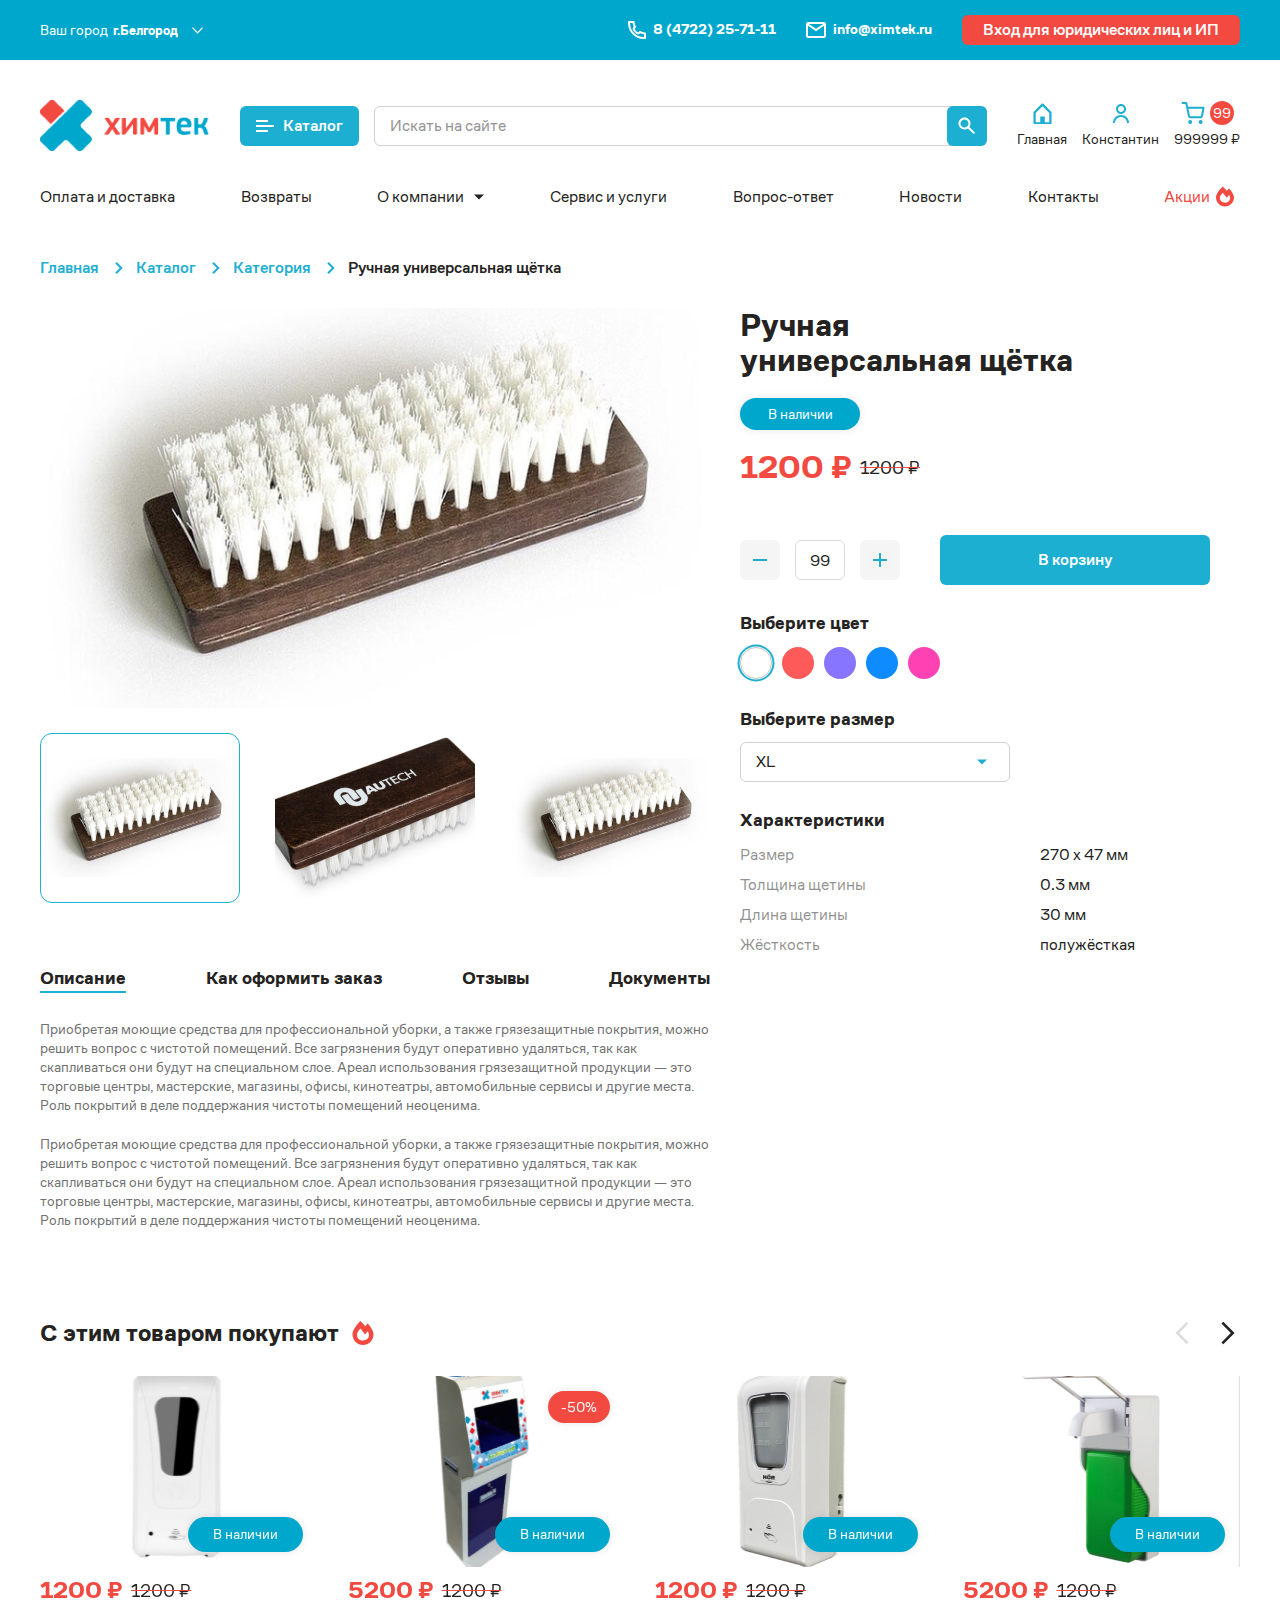
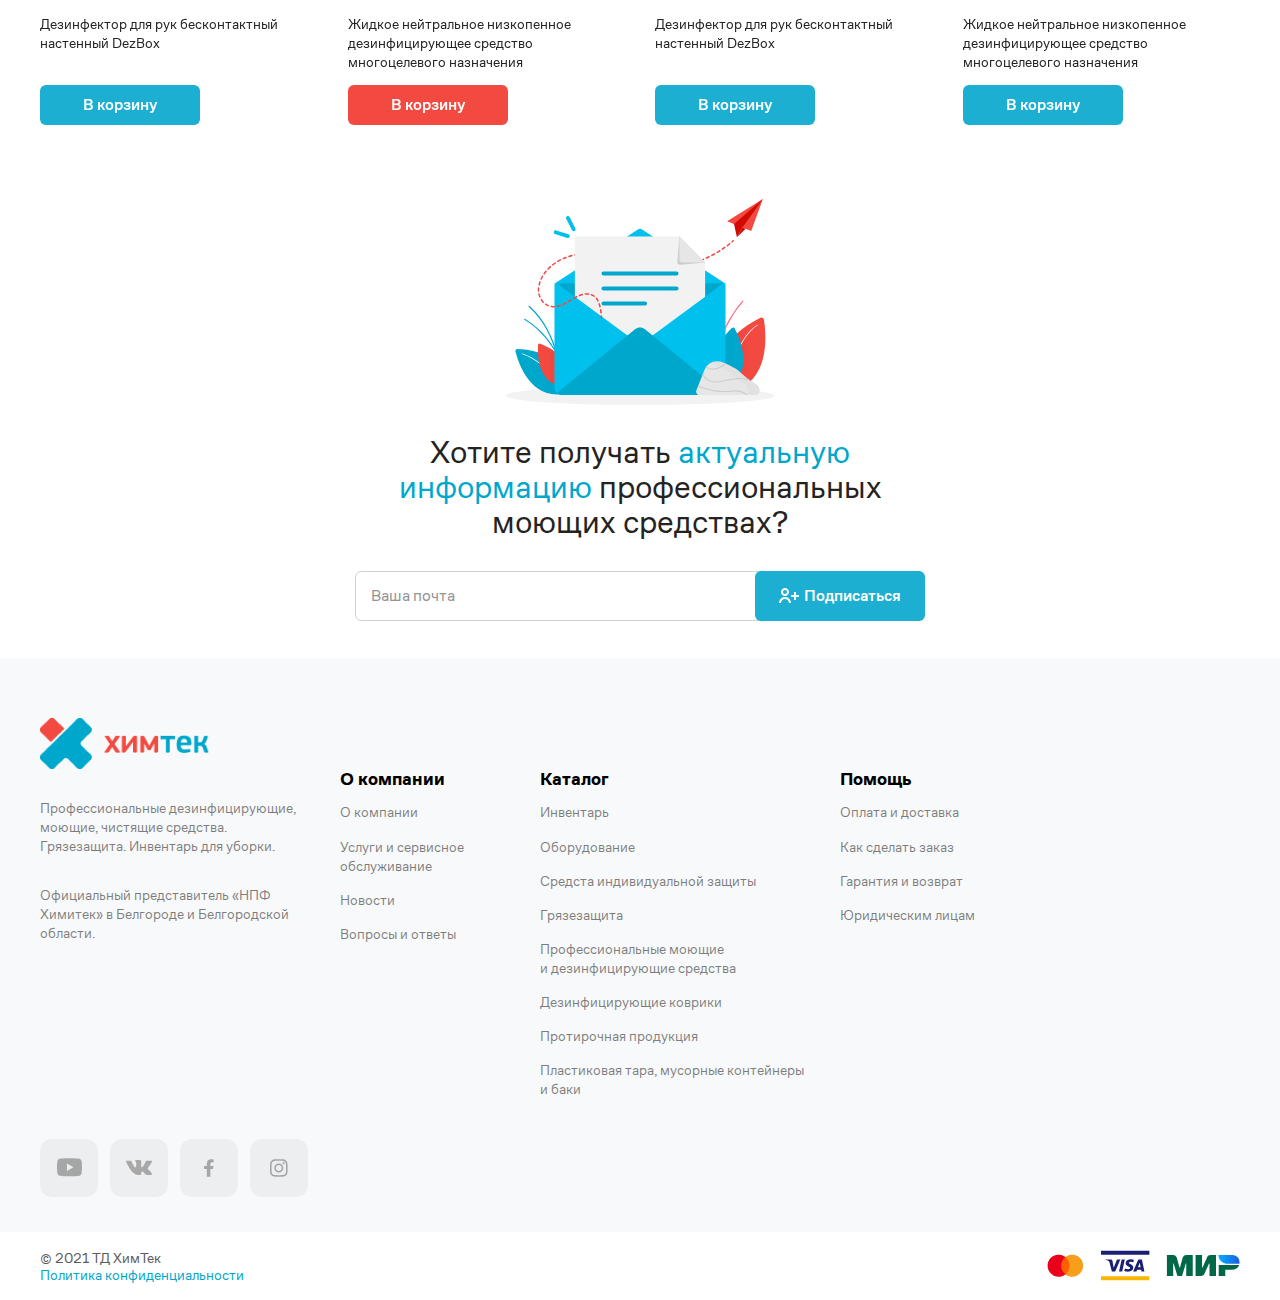
<file: catalog-item.html>
<!DOCTYPE html>
<html>

<head>
    <meta charset="UTF-8">
    <meta name="viewport" content="width=device-width, initial-scale=1.0, minimum-scale=1.0, maximum-scale=1.0, user-scalable=no">
    <link rel="stylesheet" href="css/bootstrap.min.css">
    <link rel="stylesheet" href="https://unpkg.com/swiper/swiper-bundle.min.css" />
    <link rel="stylesheet" href="css/nice-select.css">
    <link rel="stylesheet" href="css/jquery.fancybox.min.css">
    <link rel='stylesheet' href='css/jquery.mCustomScrollbar.css' />
    <link rel="stylesheet" href="css/style.css">
    <title>Ручная универсальная щётка</title>
</head>

<body>

    <div class="wrapper">

        <header class="header">
            <section class='header-top'>
                <div class='container'>
                    <div class='header-top__inner'>
                        <div class="header__city">
                            <div class="header__city-title">Ваш город</div>
                            <select class="city-select" name="" id="">
                                <option value="">г.Белгород</option>
                                <option value="">г.Москва</option>
                                <option value="">г.Казань</option>
                            </select>
                        </div>
                        <a href="tel:8 (4722) 25-71-11" class="header__phone">
                            <svg width="18" height="18" viewBox="0 0 18 18" fill="none" xmlns="http://www.w3.org/2000/svg">
                                    <path d="M5.74214 5.68189C4.66901 6.59373 4.27576 8.25671 5.20237 9.59081C6.06948 10.8392 7.16175 11.9313 8.4099 12.798C9.74405 13.7244 11.407 13.3311 12.3187 12.2579L12.3289 12.2626C13.4934 12.8021 14.7304 13.1718 16 13.3603V16L15.9989 16L15.9961 16C8.02151 16.0113 1.99148 9.91112 2.00001 2.00359V2H4.63937L4.63954 2.00117C4.828 3.27065 5.19761 4.50654 5.73714 5.67108L5.74214 5.68189ZM15.9989 18H17C17.5523 18 18 17.5523 18 17V12.4977C18 12.0021 17.637 11.5813 17.1468 11.5086L16.2926 11.3818C15.2123 11.2215 14.1605 10.9069 13.1695 10.4478L12.4166 10.0991C11.9804 9.897 11.462 10.034 11.1826 10.4253L10.8418 10.9024C10.5431 11.3206 9.97278 11.4484 9.55065 11.1552C8.49835 10.4245 7.57607 9.50243 6.84502 8.44989C6.55181 8.02774 6.67955 7.45737 7.09783 7.15866L7.57477 6.81807C7.96609 6.53861 8.10311 6.02021 7.90097 5.5839L7.55184 4.83033C7.09274 3.8394 6.77823 2.78774 6.61786 1.70749L6.49104 0.853159C6.41827 0.362959 5.99745 0 5.50188 0H1.00001C0.447726 0 1.02262e-05 0.447715 1.02262e-05 1V2.00143C-0.00970936 11.0079 6.91023 18.0129 15.9989 18Z" fill="white"/>
                                </svg>
                            <span>8 (4722) 25-71-11</span>
                        </a>
                        <a href="mailto:info@ximtek.ru" class="header__mail">
                            <svg width="20" height="16" viewBox="0 0 20 16" fill="none" xmlns="http://www.w3.org/2000/svg">
                                    <path d="M18 16H2C0.89543 16 0 15.1046 0 14V1.913C0.0466084 0.842548 0.928533 -0.00101238 2 9.11911e-07H18C19.1046 9.11911e-07 20 0.895432 20 2V14C20 15.1046 19.1046 16 18 16ZM2 3.868V14H18V3.868L10 9.2L2 3.868ZM2.8 2L10 6.8L17.2 2H2.8Z" fill="white"/>
                                </svg>
                            <span>info@ximtek.ru</span>
                        </a>
                        <a href="" class="header__login btn btn-red">Вход для юридических лиц и ИП</a>
                    </div>
                </div>
            </section>
            <section class='header-middle'>
                <div class='container'>
                    <div class='header-middle__inner'>
                        <a href="" class="header__logo">
                            <img src="images/logo.png" alt="">
                        </a>
                        <div class="header__catalog-btn header__catalog-btn--dekstop btn btn-blue">
                            <div class="header__catalog-btn-burger">
                                <span></span>
                                <span></span>
                                <span></span>
                            </div>
                            <span>Каталог</span>
                        </div>
                        <div class="header__search">
                            <input type="text" placeholder="Искать на сайте">
                            <button class="header__search-btn btn btn-blue">
                                <svg width="18" height="18" viewBox="0 0 18 18" fill="none" xmlns="http://www.w3.org/2000/svg">
                                    <path d="M15.677 17.1069L9.96198 11.3909C7.41965 13.1984 3.91642 12.7562 1.90285 10.3738C-0.110711 7.99141 0.0371394 4.46349 2.24298 2.2579C4.44824 0.0513442 7.97651 -0.097146 10.3594 1.91631C12.7422 3.92977 13.1846 7.43334 11.377 9.9759L17.092 15.6919L15.678 17.1059L15.677 17.1069ZM6.48498 2.49988C4.58868 2.49946 2.95267 3.83057 2.56745 5.68733C2.18224 7.54409 3.15369 9.41617 4.89366 10.1701C6.63362 10.9241 8.66388 10.3527 9.75522 8.80195C10.8466 7.25117 10.699 5.14721 9.40198 3.7639L10.007 4.3639L9.32498 3.6839L9.31298 3.6719C8.56477 2.91907 7.54637 2.49702 6.48498 2.49988Z" fill="white"/>
                                </svg>
                            </button>
                        </div>
                        <div class="header__mob-nav">
                            <a href="index.html" class="header__lk">
                                <div class="header__lk-top">
                                    <svg width="19" height="21" viewBox="0 0 19 21" fill="none" xmlns="http://www.w3.org/2000/svg">
                                        <path d="M17.409 21.5H1.59092C0.966917 21.5 0.46106 20.9941 0.46106 20.3701V9.53925C0.46106 9.23961 0.580205 8.95227 0.79211 8.74043L8.70117 0.831374C8.91309 0.619212 9.20067 0.5 9.50055 0.5C9.80042 0.5 10.088 0.619212 10.2999 0.831374L18.209 8.74043C18.4211 8.95203 18.5399 9.23963 18.5389 9.53925V20.3701C18.5389 20.9941 18.033 21.5 17.409 21.5ZM7.24025 13.5909H11.7597V19.2403H16.2792V10.007L9.49998 3.22782L2.72079 10.007V19.2403H7.24025V13.5909Z" fill="#1DAFD1"/>
                                    </svg>
                                </div>
                                <div class="header__lk-title">Главная</div>
                            </a>
                            <div class="header__catalog-btn header__catalog-btn--mob">
                                <div class="header__lk-top">
                                    <div class="header__catalog-btn-burger">
                                        <span></span>
                                        <span></span>
                                        <span></span>
                                    </div>
                                </div>

                                <span>Каталог</span>
                            </div>
                            <a href="" class="header__lk">
                                <div class="header__lk-top">
                                    <svg width="16" height="19" viewBox="0 0 16 19" fill="none" xmlns="http://www.w3.org/2000/svg">
                                        <path d="M3 5C3 2.23858 5.23858 0 8 0C10.7614 0 13 2.23858 13 5C13 7.76142 10.7614 10 8 10C5.23858 10 3 7.76142 3 5ZM8 8C9.65685 8 11 6.65685 11 5C11 3.34315 9.65685 2 8 2C6.34315 2 5 3.34315 5 5C5 6.65685 6.34315 8 8 8Z" fill="#1DAFD1"/>
                                        <path d="M2.34315 13.3431C0.842855 14.8434 0 16.8783 0 19H2C2 17.4087 2.63214 15.8826 3.75736 14.7574C4.88258 13.6321 6.4087 13 8 13C9.5913 13 11.1174 13.6321 12.2426 14.7574C13.3679 15.8826 14 17.4087 14 19H16C16 16.8783 15.1571 14.8434 13.6569 13.3431C12.1566 11.8429 10.1217 11 8 11C5.87827 11 3.84344 11.8429 2.34315 13.3431Z" fill="#1DAFD1"/>
                                    </svg>
                                </div>
                                <div class="header__lk-title">Константин</div>
                            </a>
                            <a href="" class="header__cart">
                                <div class="header__cart-top">
                                    <svg width="24" height="24" viewBox="0 0 24 24" fill="none" xmlns="http://www.w3.org/2000/svg">
                                        <path d="M1.50397 1.97705H5.32215L7.88033 14.7584C7.96762 15.1979 8.2067 15.5926 8.55572 15.8736C8.90473 16.1546 9.34145 16.3038 9.78942 16.2952H19.0676C19.5156 16.3038 19.9523 16.1546 20.3013 15.8736C20.6503 15.5926 20.8894 15.1979 20.9767 14.7584L22.504 6.74978H6.27669M10.0949 21.068C10.0949 21.5951 9.66751 22.0225 9.14033 22.0225C8.61315 22.0225 8.18579 21.5951 8.18579 21.068C8.18579 20.5408 8.61315 20.1134 9.14033 20.1134C9.66751 20.1134 10.0949 20.5408 10.0949 21.068ZM20.5949 21.068C20.5949 21.5951 20.1675 22.0225 19.6403 22.0225C19.1131 22.0225 18.6858 21.5951 18.6858 21.068C18.6858 20.5408 19.1131 20.1134 19.6403 20.1134C20.1675 20.1134 20.5949 20.5408 20.5949 21.068Z" stroke="#1DAFD1" stroke-width="2" stroke-linecap="round" stroke-linejoin="round"/>
                                    </svg>
                                    <i>99</i>
                                </div>
                                <div class="header__cart-title">999999 ₽</div>
                            </a>
                        </div>

                    </div>
                </div>
            </section>
            <section class='header-catalog'>
                <div class='container'>
                    <div class="header-catalog__top">
                        <div class="header-catalog__top-title">
                            <span>Каталог</span>
                            <button class="header-catalog__close">
                                <svg width="14" height="15" viewBox="0 0 14 15" fill="none" xmlns="http://www.w3.org/2000/svg">
                                    <path d="M12.59 0.5L7 6.09L1.41 0.5L0 1.91L5.59 7.5L0 13.09L1.41 14.5L7 8.91L12.59 14.5L14 13.09L8.41 7.5L14 1.91L12.59 0.5Z" fill="#242321"/>
                                </svg>
                            </button>
                        </div>
                    </div>
                    <div class='header-catalog__inner'>
                        <div class="header-catalog__left">
                            <div class="header-catalog__tab header-catalog__tab--active" data-tabs-path="1">Инвентарь</div>
                            <div class="header-catalog__tab" data-tabs-path="2">Оборудование</div>
                            <div class="header-catalog__tab" data-tabs-path="3">Средства индивидуальной защиты</div>
                            <div class="header-catalog__tab" data-tabs-path="4">Грязезащита</div>
                            <div class="header-catalog__tab" data-tabs-path="5">Профессиональные моющие и дезинфицирующие средства</div>
                            <div class="header-catalog__tab" data-tabs-path="6">Дезинфицирующие коврики </div>
                            <div class="header-catalog__tab" data-tabs-path="7">Протирочная продукция</div>
                            <div class="header-catalog__tab" data-tabs-path="8">Пластиковая тара, мусорные контейнеры и баки</div>
                        </div>
                        <div class="header-catalog__right">
                            <div class="header-catalog__back">
                                <svg width="8" height="14" viewBox="0 0 8 14" fill="none" xmlns="http://www.w3.org/2000/svg">
                                    <path d="M0.288086 7.00023L6.29809 13.0102L7.71209 11.5962L3.11209 6.99623L7.71209 2.39623L6.29809 0.990234L0.288086 7.00023Z" fill="#1DAFD1"/>
                                </svg>
                                <span>Назад</span>
                            </div>
                            <div class="header-catalog__content header-catalog__content--active" data-content-path="1">
                                <div class="header-catalog__group">
                                    <div class="header-catalog__title">Перчатки</div>
                                    <a href="" class="header-catalog__link">Нитрил</a>
                                    <a href="" class="header-catalog__link">Винил</a>
                                    <a href="" class="header-catalog__link">Латекс</a>
                                </div>
                                <div class="header-catalog__group">
                                    <div class="header-catalog__title">Фартуки, халаты, нарукавники</div>
                                    <a href="" class="header-catalog__link">Фартуки</a>
                                    <a href="" class="header-catalog__link">Нарукавники</a>
                                    <a href="" class="header-catalog__link">Халаты</a>
                                    <a href="" class="header-catalog__link">Комбинезоны</a>
                                </div>
                                <div class="header-catalog__group">
                                    <div class="header-catalog__title">Маска медицинская</div>
                                    <a href="" class="header-catalog__link">Маска трёхслойная</a>
                                    <a href="" class="header-catalog__link">Распиратор</a>
                                </div>
                                <div class="header-catalog__group">
                                    <div class="header-catalog__title">Шапочки</div>
                                    <a href="" class="header-catalog__link">Все шапочки</a>
                                </div>
                            </div>
                            <div class="header-catalog__content" data-content-path="2">
                                <div class="header-catalog__group">
                                    <div class="header-catalog__title">Перчатки 222</div>
                                    <a href="" class="header-catalog__link">Нитрил</a>
                                    <a href="" class="header-catalog__link">Винил</a>
                                    <a href="" class="header-catalog__link">Латекс</a>
                                </div>
                                <div class="header-catalog__group">
                                    <div class="header-catalog__title">Фартуки, халаты, нарукавники</div>
                                    <a href="" class="header-catalog__link">Фартуки</a>
                                    <a href="" class="header-catalog__link">Нарукавники</a>
                                    <a href="" class="header-catalog__link">Халаты</a>
                                    <a href="" class="header-catalog__link">Комбинезоны</a>
                                </div>
                                <div class="header-catalog__group">
                                    <div class="header-catalog__title">Маска медицинская</div>
                                    <a href="" class="header-catalog__link">Маска трёхслойная</a>
                                    <a href="" class="header-catalog__link">Распиратор</a>
                                </div>
                                <div class="header-catalog__group">
                                    <div class="header-catalog__title">Шапочки</div>
                                    <a href="" class="header-catalog__link">Все шапочки</a>
                                </div>
                            </div>
                            <div class="header-catalog__content" data-content-path="3">
                                <div class="header-catalog__group">
                                    <div class="header-catalog__title">Перчатки 33</div>
                                    <a href="" class="header-catalog__link">Нитрил</a>
                                    <a href="" class="header-catalog__link">Винил</a>
                                    <a href="" class="header-catalog__link">Латекс</a>
                                </div>
                                <div class="header-catalog__group">
                                    <div class="header-catalog__title">Фартуки, халаты, нарукавники</div>
                                    <a href="" class="header-catalog__link">Фартуки</a>
                                    <a href="" class="header-catalog__link">Нарукавники</a>
                                    <a href="" class="header-catalog__link">Халаты</a>
                                    <a href="" class="header-catalog__link">Комбинезоны</a>
                                </div>
                                <div class="header-catalog__group">
                                    <div class="header-catalog__title">Маска медицинская</div>
                                    <a href="" class="header-catalog__link">Маска трёхслойная</a>
                                    <a href="" class="header-catalog__link">Распиратор</a>
                                </div>
                                <div class="header-catalog__group">
                                    <div class="header-catalog__title">Шапочки</div>
                                    <a href="" class="header-catalog__link">Все шапочки</a>
                                </div>
                            </div>
                            <div class="header-catalog__content" data-content-path="4">
                                <div class="header-catalog__group">
                                    <div class="header-catalog__title">Перчатки 44</div>
                                    <a href="" class="header-catalog__link">Нитрил</a>
                                    <a href="" class="header-catalog__link">Винил</a>
                                    <a href="" class="header-catalog__link">Латекс</a>
                                </div>
                                <div class="header-catalog__group">
                                    <div class="header-catalog__title">Фартуки, халаты, нарукавники</div>
                                    <a href="" class="header-catalog__link">Фартуки</a>
                                    <a href="" class="header-catalog__link">Нарукавники</a>
                                    <a href="" class="header-catalog__link">Халаты</a>
                                    <a href="" class="header-catalog__link">Комбинезоны</a>
                                </div>
                                <div class="header-catalog__group">
                                    <div class="header-catalog__title">Маска медицинская</div>
                                    <a href="" class="header-catalog__link">Маска трёхслойная</a>
                                    <a href="" class="header-catalog__link">Распиратор</a>
                                </div>
                                <div class="header-catalog__group">
                                    <div class="header-catalog__title">Шапочки</div>
                                    <a href="" class="header-catalog__link">Все шапочки</a>
                                </div>
                            </div>
                            <div class="header-catalog__content" data-content-path="5">
                                <div class="header-catalog__group">
                                    <div class="header-catalog__title">Перчатки 55</div>
                                    <a href="" class="header-catalog__link">Нитрил</a>
                                    <a href="" class="header-catalog__link">Винил</a>
                                    <a href="" class="header-catalog__link">Латекс</a>
                                </div>
                                <div class="header-catalog__group">
                                    <div class="header-catalog__title">Фартуки, халаты, нарукавники</div>
                                    <a href="" class="header-catalog__link">Фартуки</a>
                                    <a href="" class="header-catalog__link">Нарукавники</a>
                                    <a href="" class="header-catalog__link">Халаты</a>
                                    <a href="" class="header-catalog__link">Комбинезоны</a>
                                </div>
                                <div class="header-catalog__group">
                                    <div class="header-catalog__title">Маска медицинская</div>
                                    <a href="" class="header-catalog__link">Маска трёхслойная</a>
                                    <a href="" class="header-catalog__link">Распиратор</a>
                                </div>
                                <div class="header-catalog__group">
                                    <div class="header-catalog__title">Шапочки</div>
                                    <a href="" class="header-catalog__link">Все шапочки</a>
                                </div>
                            </div>
                            <div class="header-catalog__content" data-content-path="6">
                                <div class="header-catalog__group">
                                    <div class="header-catalog__title">Перчатки 66</div>
                                    <a href="" class="header-catalog__link">Нитрил</a>
                                    <a href="" class="header-catalog__link">Винил</a>
                                    <a href="" class="header-catalog__link">Латекс</a>
                                </div>
                                <div class="header-catalog__group">
                                    <div class="header-catalog__title">Фартуки, халаты, нарукавники</div>
                                    <a href="" class="header-catalog__link">Фартуки</a>
                                    <a href="" class="header-catalog__link">Нарукавники</a>
                                    <a href="" class="header-catalog__link">Халаты</a>
                                    <a href="" class="header-catalog__link">Комбинезоны</a>
                                </div>
                                <div class="header-catalog__group">
                                    <div class="header-catalog__title">Маска медицинская</div>
                                    <a href="" class="header-catalog__link">Маска трёхслойная</a>
                                    <a href="" class="header-catalog__link">Распиратор</a>
                                </div>
                                <div class="header-catalog__group">
                                    <div class="header-catalog__title">Шапочки</div>
                                    <a href="" class="header-catalog__link">Все шапочки</a>
                                </div>
                            </div>
                            <div class="header-catalog__content" data-content-path="7">
                                <div class="header-catalog__group">
                                    <div class="header-catalog__title">Перчатки 77</div>
                                    <a href="" class="header-catalog__link">Нитрил</a>
                                    <a href="" class="header-catalog__link">Винил</a>
                                    <a href="" class="header-catalog__link">Латекс</a>
                                </div>
                                <div class="header-catalog__group">
                                    <div class="header-catalog__title">Фартуки, халаты, нарукавники</div>
                                    <a href="" class="header-catalog__link">Фартуки</a>
                                    <a href="" class="header-catalog__link">Нарукавники</a>
                                    <a href="" class="header-catalog__link">Халаты</a>
                                    <a href="" class="header-catalog__link">Комбинезоны</a>
                                </div>
                                <div class="header-catalog__group">
                                    <div class="header-catalog__title">Маска медицинская</div>
                                    <a href="" class="header-catalog__link">Маска трёхслойная</a>
                                    <a href="" class="header-catalog__link">Распиратор</a>
                                </div>
                                <div class="header-catalog__group">
                                    <div class="header-catalog__title">Шапочки</div>
                                    <a href="" class="header-catalog__link">Все шапочки</a>
                                </div>
                            </div>
                            <div class="header-catalog__content" data-content-path="8">
                                <div class="header-catalog__group">
                                    <div class="header-catalog__title">Перчатки 88</div>
                                    <a href="" class="header-catalog__link">Нитрил</a>
                                    <a href="" class="header-catalog__link">Винил</a>
                                    <a href="" class="header-catalog__link">Латекс</a>
                                </div>
                                <div class="header-catalog__group">
                                    <div class="header-catalog__title">Фартуки, халаты, нарукавники</div>
                                    <a href="" class="header-catalog__link">Фартуки</a>
                                    <a href="" class="header-catalog__link">Нарукавники</a>
                                    <a href="" class="header-catalog__link">Халаты</a>
                                    <a href="" class="header-catalog__link">Комбинезоны</a>
                                </div>
                                <div class="header-catalog__group">
                                    <div class="header-catalog__title">Маска медицинская</div>
                                    <a href="" class="header-catalog__link">Маска трёхслойная</a>
                                    <a href="" class="header-catalog__link">Распиратор</a>
                                </div>
                                <div class="header-catalog__group">
                                    <div class="header-catalog__title">Шапочки</div>
                                    <a href="" class="header-catalog__link">Все шапочки</a>
                                </div>
                            </div>
                        </div>
                    </div>
                </div>
            </section>
            <section class='header-bottom'>
                <div class='container'>
                    <nav class="nav">
                        <div class="nav__item">
                            <a href="" class="nav__link">
                                <span>Оплата и доставка</span>
                            </a>
                        </div>
                        <div class="nav__item">
                            <a href="" class="nav__link">
                                <span>Возвраты</span>
                            </a>
                        </div>
                        <div class="nav__item">
                            <div class="nav__item-show">
                                <span>О компании</span>
                                <svg width="10" height="6" viewBox="0 0 10 6" fill="none" xmlns="http://www.w3.org/2000/svg">
                                    <path d="M5 5.5L10 0.5L0 0.5L5 5.5Z" fill="#242321"/>
                                </svg>
                            </div>
                            <div class="nav__item-hidden">
                                <div class="nav__item-hidden-inner">
                                    <a href="">lorem1</a>
                                    <a href="">lorem1</a>
                                    <a href="">lorem1</a>
                                    <a href="">lorem1</a>
                                    <a href="">lorem1</a>
                                </div>
                            </div>
                        </div>
                        <div class="nav__item">
                            <a href="" class="nav__link">
                                <span>Сервис и услуги</span>
                            </a>
                        </div>
                        <div class="nav__item">
                            <a href="" class="nav__link">
                                <span>Вопрос-ответ</span>
                            </a>
                        </div>
                        <div class="nav__item">
                            <a href="" class="nav__link">
                                <span>Новости</span>
                            </a>
                        </div>
                        <div class="nav__item">
                            <a href="" class="nav__link">
                                <span>Контакты</span>
                            </a>
                        </div>
                        <div class="nav__item">
                            <a href="" class="nav__link nav__link--action">
                                <span>Акции</span>
                                <svg width="18" height="21" viewBox="0 0 18 21" fill="none" xmlns="http://www.w3.org/2000/svg">
                                    <path d="M13.0002 2.5C12.1645 3.25391 11.4099 4.04648 10.7413 4.84258C9.64607 3.37578 8.28804 1.88789 6.75 0.5C2.80205 4.06133 0 8.70156 0 11.5C0 16.4707 4.02951 20.5 9 20.5C13.9705 20.5 18 16.4707 18 11.5C18 9.41914 15.9115 5.12734 13.0002 2.5ZM12.2179 15.8066C11.3476 16.3988 10.2745 16.75 9.11491 16.75C6.21603 16.75 3.85714 14.8852 3.85714 11.8574C3.85714 10.3492 4.83388 9.02031 6.78174 6.75C7.06018 7.06172 10.7526 11.6461 10.7526 11.6461L13.1083 9.03359C13.2746 9.30117 13.4261 9.56289 13.5611 9.81367C14.66 11.8523 14.1963 14.4609 12.2179 15.8066Z" fill="#F24941"/>
                                </svg>
                            </a>
                        </div>
                    </nav>
                </div>
            </section>
        </header>


        <div class="breadcrumbs">
            <div class="container">
                <div class='breadcrumbs__wrap'>
                    <a class='breadcrumbs__item' href='index.html'>
                        Главная
                    </a>
                    <a class='breadcrumbs__item'>
                        Каталог
                    </a>
                    <a class='breadcrumbs__item'>
                        Категория
                    </a>
                    <span class='breadcrumbs__item'>
                        Ручная универсальная щётка
                    </span>
                </div>

            </div>
        </div>

        <main class="content">
            <section class='catalog-item'>
                <div class='container'>
                    <div class='catalog-item__inner'>
                        <div class="catalog-item__left">
                            <div class="catalog-item__gallery">
                                <div class="swiper mySwiper2 catalog-item__gallery-big">
                                    <div class="swiper-wrapper">
                                        <div class="swiper-slide">
                                            <a class="catalog-item__gallery-big-item" data-fancybox='gallery' href='images/gallery1.png'>
                                                <img src="images/gallery1.png" alt="">
                                            </a>
                                        </div>
                                        <div class="swiper-slide">
                                            <a class="catalog-item__gallery-big-item" data-fancybox='gallery' href='images/gallery2.png'>
                                                <img src="images/gallery2.png" alt="">
                                            </a>
                                        </div>
                                        <div class="swiper-slide">
                                            <a class="catalog-item__gallery-big-item" data-fancybox='gallery' href='images/gallery1.png'>
                                                <img src="images/gallery1.png" alt="">
                                            </a>
                                        </div>
                                        <div class="swiper-slide">
                                            <a class="catalog-item__gallery-big-item" data-fancybox='gallery' href='images/gallery2.png'>
                                                <img src="images/gallery2.png" alt="">
                                            </a>
                                        </div>
                                    </div>
                                </div>
                                <div thumbsSlider="" class="swiper mySwiper catalog-item__gallery-small">
                                    <div class="swiper-wrapper">
                                        <div class="swiper-slide">
                                            <div class="catalog-item__gallery-small-item">
                                                <img src="images/gallery1.png" alt="">
                                            </div>
                                        </div>
                                        <div class="swiper-slide">
                                            <div class="catalog-item__gallery-small-item">
                                                <img src="images/gallery2.png" alt="">
                                            </div>
                                        </div>
                                        <div class="swiper-slide">
                                            <div class="catalog-item__gallery-small-item">
                                                <img src="images/gallery1.png" alt="">
                                            </div>
                                        </div>
                                        <div class="swiper-slide">
                                            <div class="catalog-item__gallery-small-item">
                                                <img src="images/gallery2.png" alt="">
                                            </div>
                                        </div>
                                    </div>
                                </div>
                            </div>

                        </div>
                        <div class="catalog-item__right">
                            <h2 class="catalog-item__title">Ручная <br> универсальная щётка</h2>
                            <div class="catalog-item__badge">В наличии</div>
                            <div class="catalog-item__prices">
                                <div class="catalog-item__price-new">1200 ₽</div>
                                <div class="catalog-item__price-old">1200 ₽</div>
                            </div>
                            <div class="catalog-item__cart">
                                <div class='catalog-item__calc ccalc cartcalc'>
                                    <button class='ccalc-minus btn'>
                                        <svg width="14" height="2" viewBox="0 0 14 2" fill="none" xmlns="http://www.w3.org/2000/svg">
                                            <path d="M0 2V0H14V2H0Z" fill="#1DAFD1"/>
                                        </svg>
                                    </button>
                                    <input type='text' value='99'>
                                    <button class='ccalc-plus btn'>
                                        <svg width="14" height="14" viewBox="0 0 14 14" fill="none" xmlns="http://www.w3.org/2000/svg">
                                            <path d="M8 8V14H6V8H0V6H6V0H8V6H14V8H8Z" fill="#1DAFD1"/>
                                        </svg>
                                    </button>
                                </div>
                                <button class="catalog-item__cart-btn btn btn-blue">В корзину</button>
                            </div>
                            <div class="catalog-item__colors">
                                <div class="catalog-item__colors-title">Выберите цвет</div>
                                <div class="catalog-item__colors-wrap">
                                    <div class="catalog-item__color">
                                        <input checked type='radio' class='radio' id='color1' name='color' />
                                        <label style="background: #FFFFFF; border: 1px solid #C4C4C4;" for='color1'></label>
                                    </div>
                                    <div class="catalog-item__color">
                                        <input type='radio' class='radio' id='color2' name='color' />
                                        <label style="background: #FF5A5A;" for='color2'></label>
                                    </div>
                                    <div class="catalog-item__color">
                                        <input type='radio' class='radio' id='color3' name='color' />
                                        <label style="background: #8774FF;" for='color3'></label>
                                    </div>
                                    <div class="catalog-item__color">
                                        <input type='radio' class='radio' id='color4' name='color' />
                                        <label style="background: #0D8BFF;" for='color4'></label>
                                    </div>
                                    <div class="catalog-item__color">
                                        <input type='radio' class='radio' id='color5' name='color' />
                                        <label style="background: #FF42B3;" for='color5'></label>
                                    </div>
                                </div>
                            </div>
                            <div class="catalog-item__size">
                                <div class="catalog-item__size-title">Выберите размер</div>
                                <select name="" id="" class="custom-select catalog-item__size-select">
                                    <option value="">XL</option>
                                    <option value="">XXL</option>
                                    <option value="">XXXL</option>
                                </select>
                            </div>
                            <div class="catalog-item__properties">
                                <div class="catalog-item__properties-title">Характеристики</div>
                                <div class="catalog-item__properties-wrap">
                                    <div class="catalog-item__property">
                                        <div class="catalog-item__property-left">Размер</div>
                                        <div class="catalog-item__property-right">270 х 47 мм</div>
                                    </div>
                                    <div class="catalog-item__property">
                                        <div class="catalog-item__property-left">Толщина щетины</div>
                                        <div class="catalog-item__property-right">0.3 мм</div>
                                    </div>
                                    <div class="catalog-item__property">
                                        <div class="catalog-item__property-left">Длина щетины</div>
                                        <div class="catalog-item__property-right">30 мм</div>
                                    </div>
                                    <div class="catalog-item__property">
                                        <div class="catalog-item__property-left">Жёсткость</div>
                                        <div class="catalog-item__property-right">полужёсткая</div>
                                    </div>
                                </div>
                            </div>
                        </div>
                    </div>
                    <div class="catalog-item__info">
                        <div class="catalog-item__tabs">
                            <div class="catalog-item__tab catalog-item__tab--active" data-tabs-path="1">Описание</div>
                            <div class="catalog-item__tab" data-tabs-path="2">Как оформить заказ</div>
                            <div class="catalog-item__tab" data-tabs-path="3">Отзывы</div>
                            <div class="catalog-item__tab" data-tabs-path="4">Документы</div>
                        </div>
                        <div class="catalog-item__content catalog-item__content--active" data-content-path="1">
                            <p>Приобретая моющие средства для профессиональной уборки, а также грязезащитные покрытия, можно решить вопрос с чистотой помещений. Все загрязнения будут оперативно удаляться, так как скапливаться они будут на специальном слое.
                                Ареал использования грязезащитной продукции — это торговые центры, мастерские, магазины, офисы, кинотеатры, автомобильные сервисы и другие места. Роль покрытий в деле поддержания чистоты помещений неоценима.</p>
                            <p>Приобретая моющие средства для профессиональной уборки, а также грязезащитные покрытия, можно решить вопрос с чистотой помещений. Все загрязнения будут оперативно удаляться, так как скапливаться они будут на специальном слое.
                                Ареал использования грязезащитной продукции — это торговые центры, мастерские, магазины, офисы, кинотеатры, автомобильные сервисы и другие места. Роль покрытий в деле поддержания чистоты помещений неоценима.</p>
                        </div>
                        <div class="catalog-item__content" data-content-path="2">
                            2
                        </div>
                        <div class="catalog-item__content" data-content-path="3">
                            <div class="catalog-item__feedback">
                                <div class="catalog-item__feedback-item">
                                    <div class="catalog-item__feedback-item-name">Константин </div>
                                    <div class="catalog-item__feedback-item-date">28.02.2018</div>
                                    <div class="catalog-item__feedback-item-desc">Подписывайтесь на специальную рассылку ТД ХимТек. <br> Вы узнаете обо всех нюансах мойки и дезинфекции, примерах из нашего опыта, <br> специальных предложениях и о многом другом.</div>
                                </div>
                                <div class="catalog-item__feedback-item">
                                    <div class="catalog-item__feedback-item-name">Константин </div>
                                    <div class="catalog-item__feedback-item-date">28.02.2018</div>
                                    <div class="catalog-item__feedback-item-desc">Подписывайтесь на специальную рассылку ТД ХимТек. <br> Вы узнаете обо всех нюансах мойки и дезинфекции, примерах из нашего опыта, <br> специальных предложениях и о многом другом.</div>
                                    <div class="catalog-item__feedback-item-images">
                                        <div class="catalog-item__feedback-item-image">
                                            <img src="images/gallery2.png" alt="">
                                        </div>
                                        <div class="catalog-item__feedback-item-image">
                                            <img src="images/gallery2.png" alt="">
                                        </div>
                                        <div class="catalog-item__feedback-item-image">
                                            <img src="images/gallery2.png" alt="">
                                        </div>
                                    </div>
                                </div>
                                <div class="catalog-item__newfeedback">
                                    <h3 class="catalog-item__newfeedback-title">Оставить отзыв</h3>
                                    <form action="" class="catalog-item__newfeedback-form">
                                        <div class="catalog-item__newfeedback-form-group">
                                            <input type="text" placeholder="Имя">
                                        </div>
                                        <div class="catalog-item__newfeedback-form-group">
                                            <textarea placeholder="Текст отзыва"></textarea>
                                        </div>
                                        <div class="catalog-item__newfeedback-buttons">
                                            <button class="catalog-item__newfeedback-btn btn btn-blue">Отправить</button>
                                            <button class="catalog-item__newfeedback-img btn">
                                                <svg width="18" height="18" viewBox="0 0 18 18" fill="none" xmlns="http://www.w3.org/2000/svg">
                                                    <path d="M16 18H2C0.89543 18 0 17.1046 0 16V2C0 0.89543 0.89543 0 2 0H16C17.1046 0 18 0.89543 18 2V16C18 17.1046 17.1046 18 16 18ZM2 2V16H16V2H2ZM15 14H3L6 10L7 11L10 7L15 14ZM5.5 8C4.67157 8 4 7.32843 4 6.5C4 5.67157 4.67157 5 5.5 5C6.32843 5 7 5.67157 7 6.5C7 7.32843 6.32843 8 5.5 8Z" fill="#1DAFD1"/>
                                                </svg>
                                                <span>Прикрепить фото</span>
                                                <input type="file" name="" id="">
                                            </button>
                                        </div>
                                        <div class="catalog-item__newfeedback-preview">
                                            <div class="catalog-item__newfeedback-preview-item">
                                                <button class="catalog-item__newfeedback-preview-remove">
                                                    <svg width="14" height="14" viewBox="0 0 14 14" fill="none" xmlns="http://www.w3.org/2000/svg">
                                                        <path d="M12.59 0L7 5.59L1.41 0L0 1.41L5.59 7L0 12.59L1.41 14L7 8.41L12.59 14L14 12.59L8.41 7L14 1.41L12.59 0Z" fill="#1DAFD1"/>
                                                    </svg>
                                                </button>
                                                <img src="images/gallery2.png" alt="">
                                            </div>
                                            <div class="catalog-item__newfeedback-preview-item">
                                                <button class="catalog-item__newfeedback-preview-remove">
                                                    <svg width="14" height="14" viewBox="0 0 14 14" fill="none" xmlns="http://www.w3.org/2000/svg">
                                                        <path d="M12.59 0L7 5.59L1.41 0L0 1.41L5.59 7L0 12.59L1.41 14L7 8.41L12.59 14L14 12.59L8.41 7L14 1.41L12.59 0Z" fill="#1DAFD1"/>
                                                    </svg>
                                                </button>
                                                <img src="images/gallery2.png" alt="">
                                            </div>
                                            <div class="catalog-item__newfeedback-preview-item">
                                                <button class="catalog-item__newfeedback-preview-remove">
                                                    <svg width="14" height="14" viewBox="0 0 14 14" fill="none" xmlns="http://www.w3.org/2000/svg">
                                                        <path d="M12.59 0L7 5.59L1.41 0L0 1.41L5.59 7L0 12.59L1.41 14L7 8.41L12.59 14L14 12.59L8.41 7L14 1.41L12.59 0Z" fill="#1DAFD1"/>
                                                    </svg>
                                                </button>
                                                <img src="images/gallery2.png" alt="">
                                            </div>
                                        </div>
                                    </form>
                                </div>
                            </div>
                        </div>
                        <div class="catalog-item__content" data-content-path="4">
                            4
                        </div>
                    </div>
                </div>
            </section>

            <section class='discount'>
                <div class='container'>
                    <div class='discount__top'>
                        <h3 class="discount__title">
                            <span>С этим товаром покупают</span>
                            <svg width="22" height="24" viewBox="0 0 22 24" fill="none" xmlns="http://www.w3.org/2000/svg">
                                <path d="M15.6669 2.4C14.6919 3.30469 13.8116 4.25578 13.0316 5.21109C11.7537 3.45094 10.1694 1.66547 8.375 0C3.76906 4.27359 0.5 9.84188 0.5 13.2C0.5 19.1648 5.20109 24 11 24C16.7989 24 21.5 19.1648 21.5 13.2C21.5 10.703 19.0634 5.55281 15.6669 2.4ZM14.7542 18.368C13.7389 19.0786 12.4869 19.5 11.1341 19.5C7.75203 19.5 5 17.2622 5 13.6289C5 11.8191 6.13953 10.2244 8.41203 7.5C8.73687 7.87406 13.0447 13.3753 13.0447 13.3753L15.793 10.2403C15.987 10.5614 16.1637 10.8755 16.3212 11.1764C17.6033 13.6228 17.0623 16.7531 14.7542 18.368Z" fill="#F24941"/>
                            </svg>
                        </h3>
                        <div class="discount__slider-nav">
                            <div class='swiper-button-prev discount__slider-prev'>
                                <svg width="10" height="18" viewBox="0 0 10 18" fill="none" xmlns="http://www.w3.org/2000/svg">
                                    <path d="M8.53499 0.515015L0.0499871 9.00001L8.53499 17.485L9.94999 16.071L2.87799 9.00001L9.94999 1.92902L8.53499 0.515015Z" fill="#242321"/>
                                </svg>
                            </div>
                            <div class='swiper-button-next discount__slider-next'>
                                <svg width="10" height="18" viewBox="0 0 10 18" fill="none" xmlns="http://www.w3.org/2000/svg">
                                    <path d="M1.46501 17.485L9.95001 8.99999L1.46501 0.514984L0.0500126 1.92898L7.12201 8.99999L0.0500126 16.071L1.46501 17.485Z" fill="#242321"/>
                                </svg>
                            </div>
                        </div>
                    </div>
                    <div class="discount__slider">
                        <div class='swiper-container'>
                            <div class='swiper-wrapper'>
                                <div class='swiper-slide'>
                                    <div class="card">
                                        <div class="card__top">
                                            <div class="card__available">В наличии</div>
                                            <div class="card__img">
                                                <img src="images/card1.jpg" alt="">
                                            </div>
                                        </div>

                                        <div class="card__prices">
                                            <div class="card__price-new">1200 ₽</div>
                                            <div class="card__price-old">1200 ₽</div>
                                        </div>
                                        <div class="card__desc">Дезинфектор для рук бесконтактный настенный DezBox</div>
                                        <button class="card__btn btn btn-blue">В корзину</button>
                                    </div>
                                </div>
                                <div class='swiper-slide'>
                                    <div class="card">
                                        <div class="card__top">
                                            <div class="card__discount">-50%</div>
                                            <div class="card__available">В наличии</div>
                                            <div class="card__img">
                                                <img src="images/card2.jpg" alt="">
                                            </div>
                                        </div>
                                        <div class="card__prices">
                                            <div class="card__price-new">5200 ₽</div>
                                            <div class="card__price-old">1200 ₽</div>
                                        </div>
                                        <div class="card__desc">Жидкое нейтральное низкопенное дезинфицирующее средство многоцелевого назначения</div>
                                        <button class="card__btn btn btn-red">В корзину</button>
                                    </div>
                                </div>
                                <div class='swiper-slide'>
                                    <div class="card">
                                        <div class="card__top">
                                            <div class="card__available">В наличии</div>
                                            <div class="card__img">
                                                <img src="images/card3.jpg" alt="">
                                            </div>
                                        </div>
                                        <div class="card__prices">
                                            <div class="card__price-new">1200 ₽</div>
                                            <div class="card__price-old">1200 ₽</div>
                                        </div>
                                        <div class="card__desc">Дезинфектор для рук бесконтактный настенный DezBox</div>
                                        <button class="card__btn btn btn-blue">В корзину</button>
                                    </div>
                                </div>
                                <div class='swiper-slide'>
                                    <div class="card">
                                        <div class="card__top">
                                            <div class="card__available">В наличии</div>
                                            <div class="card__img">
                                                <img src="images/card4.jpg" alt="">
                                            </div>
                                        </div>
                                        <div class="card__prices">
                                            <div class="card__price-new">5200 ₽</div>
                                            <div class="card__price-old">1200 ₽</div>
                                        </div>
                                        <div class="card__desc">Жидкое нейтральное низкопенное дезинфицирующее средство многоцелевого назначения</div>
                                        <button class="card__btn btn btn-blue">В корзину</button>
                                    </div>
                                </div>
                                <div class='swiper-slide'>
                                    <div class="card">
                                        <div class="card__top">
                                            <div class="card__discount">-50%</div>
                                            <div class="card__available">В наличии</div>
                                            <div class="card__img">
                                                <img src="images/card3.jpg" alt="">
                                            </div>
                                        </div>
                                        <div class="card__prices">
                                            <div class="card__price-new">1200 ₽</div>
                                            <div class="card__price-old">1200 ₽</div>
                                        </div>
                                        <div class="card__desc">Дезинфектор для рук бесконтактный настенный DezBox</div>
                                        <button class="card__btn btn btn-red">В корзину</button>
                                    </div>
                                </div>
                                <div class='swiper-slide'>
                                    <div class="card">
                                        <div class="card__top">
                                            <div class="card__discount">-50%</div>
                                            <div class="card__available">В наличии</div>
                                            <div class="card__img">
                                                <img src="images/card4.jpg" alt="">
                                            </div>
                                        </div>
                                        <div class="card__prices">
                                            <div class="card__price-new">5200 ₽</div>
                                            <div class="card__price-old">1200 ₽</div>
                                        </div>
                                        <div class="card__desc">Жидкое нейтральное низкопенное дезинфицирующее средство многоцелевого назначения</div>
                                        <button class="card__btn btn btn-red">В корзину</button>
                                    </div>
                                </div>
                            </div>
                            <div class='swiper-pagination'></div>

                            <div class='swiper-scrollbar'></div>
                        </div>
                    </div>
                </div>
            </section>



        </main>

        <section class='follow'>
            <div class='container'>
                <div class='follow__inner'>
                    <img src="images/feedback.svg" alt="" class="follow__img">
                    <div class="follow__title">
                        Хотите получать <strong> актуальную информацию </strong> профессиональных моющих средствах?
                    </div>
                    <form action="" class="follow__form">
                        <input type="email" placeholder="Ваша почта">
                        <button class="follow__form-btn btn btn-blue">
                            <svg width="20" height="15" viewBox="0 0 20 15" fill="none" xmlns="http://www.w3.org/2000/svg">
                                <path d="M2 15H0C0 11.6863 2.68629 9 6 9C9.31371 9 12 11.6863 12 15H10C10 12.7909 8.20914 11 6 11C3.79086 11 2 12.7909 2 15ZM17 12H15V9H12V7H15V4H17V7H20V9H17V12ZM6 8C3.79086 8 2 6.20914 2 4C2 1.79086 3.79086 0 6 0C8.20914 0 10 1.79086 10 4C9.99724 6.208 8.208 7.99725 6 8ZM6 2C4.9074 2.00111 4.01789 2.87885 4.00223 3.97134C3.98658 5.06383 4.85057 5.9667 5.94269 5.99912C7.03481 6.03153 7.95083 5.1815 8 4.09V4.49V4C8 2.89543 7.10457 2 6 2Z" fill="white"/>
                            </svg>
                            <span>Подписаться</span>
                        </button>
                    </form>
                </div>
            </div>
        </section>
        <footer class="footer">
            <section class='footer-top'>
                <div class='container'>
                    <a href="" class="footer__logo">
                        <img src="images/logo.png" alt="">
                    </a>
                    <div class='footer-top__inner'>
                        <div class="footer__col">
                            <div class="footer__desc">Профессиональные дезинфицирующие, моющие, чистящие средства. Грязезащита. Инвентарь для уборки.</div>
                            <div class="footer__desc">Официальный представитель «НПФ Химитек» в Белгороде и Белгородской области.</div>
                        </div>
                        <div class="footer__col">
                            <div class="footer__title">О компании</div>
                            <a href="" class="footer__link">О компании</a>
                            <a href="" class="footer__link">Услуги и сервисное
                                обслуживание</a>
                            <a href="" class="footer__link">Новости</a>
                            <a href="" class="footer__link">Вопросы и ответы</a>
                        </div>
                        <div class="footer__col">
                            <div class="footer__title">Каталог</div>
                            <a href="" class="footer__link">Инвентарь</a>
                            <a href="" class="footer__link">Оборудование</a>
                            <a href="" class="footer__link">Средста индивидуальной защиты</a>
                            <a href="" class="footer__link">Грязезащита</a>
                            <a href="" class="footer__link">Профессиональные моющие
                                и дезинфицирующие средства</a>
                            <a href="" class="footer__link">Дезинфицирующие коврики</a>
                            <a href="" class="footer__link">Протирочная продукция</a>
                            <a href="" class="footer__link">Пластиковая тара, мусорные контейнеры и баки</a>
                        </div>
                        <div class="footer__col">
                            <div class="footer__title">Помощь</div>
                            <a href="" class="footer__link">Оплата и доставка</a>
                            <a href="" class="footer__link">Как сделать заказ</a>
                            <a href="" class="footer__link">Гарантия и возврат</a>
                            <a href="" class="footer__link">Юридическим лицам</a>
                        </div>
                    </div>
                    <div class="footer__socials">
                        <a href="" class="footer__socials-item">
                            <svg width="25" height="19" viewBox="0 0 25 19" fill="none" xmlns="http://www.w3.org/2000/svg">
                                <path d="M24.4776 3.01634C24.1901 1.90775 23.3429 1.03465 22.2673 0.738357C20.3177 0.199951 12.5 0.199951 12.5 0.199951C12.5 0.199951 4.68232 0.199951 2.73266 0.738357C1.65706 1.0347 0.80992 1.90775 0.522399 3.01634C0 5.02573 0 9.21814 0 9.21814C0 9.21814 0 13.4105 0.522399 15.4199C0.80992 16.5285 1.65706 17.3652 2.73266 17.6615C4.68232 18.2 12.5 18.2 12.5 18.2C12.5 18.2 20.3177 18.2 22.2673 17.6615C23.3429 17.3652 24.1901 16.5285 24.4776 15.4199C25 13.4105 25 9.21814 25 9.21814C25 9.21814 25 5.02573 24.4776 3.01634ZM9.94316 13.0245V5.41175L16.4772 9.21823L9.94316 13.0245Z" fill="#4E4E4E" fill-opacity="0.45"/>
                            </svg>
                        </a>
                        <a href="" class="footer__socials-item">
                            <svg width="26" height="15" viewBox="0 0 26 15" fill="none" xmlns="http://www.w3.org/2000/svg">
                                <path d="M25.8621 13.5466C25.8306 13.478 25.8013 13.4211 25.774 13.3755C25.3229 12.554 24.4609 11.5456 23.1884 10.3502L23.1615 10.3228L23.1481 10.3094L23.1345 10.2956H23.1208C22.5433 9.73891 22.1776 9.36461 22.0245 9.17298C21.7442 8.80793 21.6815 8.43842 21.8346 8.06402C21.9428 7.78115 22.3492 7.18377 23.053 6.27105C23.4231 5.78734 23.7163 5.39966 23.9328 5.10759C25.4942 3.00858 26.1711 1.66729 25.9634 1.08319L25.8828 0.94669C25.8286 0.864514 25.6887 0.789337 25.4634 0.720777C25.2375 0.65236 24.9488 0.641046 24.5967 0.686641L20.6981 0.713873C20.635 0.691243 20.5448 0.693352 20.4273 0.720777C20.31 0.748201 20.2513 0.761961 20.2513 0.761961L20.1834 0.796241L20.1295 0.837425C20.0844 0.864657 20.0348 0.912554 19.9806 0.981019C19.9267 1.04924 19.8816 1.12931 19.8455 1.22055C19.4211 2.32475 18.9385 3.35139 18.3969 4.3004C18.063 4.86628 17.7563 5.3567 17.4762 5.77195C17.1965 6.18705 16.9619 6.49289 16.7725 6.68893C16.5828 6.88517 16.4117 7.04238 16.2579 7.16114C16.1045 7.27994 15.9873 7.33014 15.9062 7.31178C15.8249 7.29341 15.7483 7.2752 15.6758 7.25698C15.5495 7.1748 15.448 7.06304 15.3714 6.92161C15.2945 6.78017 15.2427 6.60215 15.2156 6.3877C15.1887 6.1731 15.1728 5.98851 15.1682 5.83332C15.164 5.67831 15.1659 5.45906 15.1751 5.17619C15.1845 4.89318 15.1887 4.70169 15.1887 4.60129C15.1887 4.25446 15.1954 3.87805 15.2088 3.47196C15.2225 3.06588 15.2335 2.74412 15.2428 2.50709C15.252 2.26981 15.2562 2.01877 15.2562 1.75412C15.2562 1.48947 15.2403 1.28192 15.2088 1.13128C15.1777 0.980826 15.13 0.834788 15.067 0.693209C15.0037 0.551773 14.9111 0.442364 14.7895 0.364694C14.6677 0.287121 14.5163 0.22556 14.3361 0.179821C13.8577 0.0703642 13.2486 0.011153 12.5084 0.00194768C10.8299 -0.0162712 9.75134 0.0933293 9.27303 0.330606C9.08351 0.430857 8.91202 0.567834 8.75868 0.741105C8.59619 0.941943 8.57353 1.05154 8.69083 1.06957C9.23239 1.1516 9.61578 1.34784 9.84143 1.65809L9.92274 1.82249C9.98599 1.9411 10.0491 2.1511 10.1124 2.45219C10.1755 2.75328 10.2162 3.08635 10.2341 3.45121C10.2792 4.11749 10.2792 4.68783 10.2341 5.16229C10.1889 5.63694 10.1463 6.00644 10.1055 6.2711C10.0648 6.53575 10.0039 6.75021 9.92274 6.91441C9.84143 7.07867 9.78733 7.17907 9.76021 7.2155C9.73314 7.25194 9.71057 7.27491 9.69264 7.28392C9.57534 7.32937 9.45334 7.35253 9.32708 7.35253C9.20063 7.35253 9.04729 7.28857 8.86683 7.16075C8.68642 7.03293 8.49918 6.85736 8.30511 6.63375C8.11105 6.41009 7.89218 6.09754 7.64843 5.69605C7.40486 5.29457 7.15214 4.82006 6.89042 4.27254L6.67388 3.87546C6.53851 3.62002 6.35359 3.24806 6.11894 2.75994C5.88415 2.27163 5.67661 1.79928 5.4962 1.343C5.42409 1.15136 5.31575 1.00547 5.17137 0.905075L5.10361 0.86389C5.05857 0.827453 4.98626 0.788761 4.88707 0.747529C4.78774 0.706345 4.68409 0.676811 4.57571 0.65864L0.866541 0.685873C0.487513 0.685873 0.230338 0.7727 0.0949232 0.946115L0.0407288 1.02815C0.0136553 1.07384 0 1.14681 0 1.24725C0 1.34765 0.0270735 1.47087 0.0812679 1.61676C0.622738 2.90359 1.21157 4.14462 1.84778 5.34007C2.48398 6.53551 3.03683 7.49847 3.50599 8.22809C3.97525 8.95823 4.45357 9.64734 4.94094 10.2951C5.42831 10.943 5.75091 11.3583 5.90875 11.5407C6.06679 11.7235 6.19092 11.8601 6.28115 11.9513L6.61964 12.2798C6.83622 12.4989 7.15428 12.7612 7.57394 13.0669C7.9937 13.3727 8.4584 13.6738 8.9683 13.9706C9.47828 14.267 10.0716 14.5088 10.7485 14.6958C11.4253 14.883 12.0841 14.9582 12.7249 14.9219H14.2817C14.5975 14.8944 14.8367 14.794 14.9992 14.6207L15.0531 14.5521C15.0893 14.4976 15.1232 14.413 15.1545 14.2991C15.1862 14.1851 15.2019 14.0594 15.2019 13.9227C15.1927 13.5304 15.2222 13.1768 15.2897 12.862C15.3572 12.5473 15.4341 12.31 15.5201 12.1502C15.6061 11.9906 15.7031 11.8558 15.8111 11.7466C15.9193 11.6372 15.9964 11.5709 16.0416 11.548C16.0865 11.5251 16.1224 11.5095 16.1495 11.5001C16.3661 11.4272 16.621 11.4978 16.9146 11.7125C17.2079 11.9269 17.4831 12.1917 17.7404 12.5064C17.9977 12.8214 18.3067 13.1748 18.6676 13.5672C19.0288 13.9596 19.3446 14.2514 19.6152 14.4433L19.8858 14.6076C20.0666 14.7172 20.3012 14.8176 20.5901 14.9088C20.8784 15 21.131 15.0228 21.3479 14.9772L24.8133 14.9226C25.1561 14.9226 25.4228 14.8652 25.612 14.7513C25.8015 14.6372 25.9141 14.5116 25.9504 14.3749C25.9867 14.2381 25.9886 14.0828 25.9573 13.9092C25.9252 13.7361 25.8936 13.6151 25.8621 13.5466Z" fill="#A8A8A8"/>
                            </svg>
                        </a>
                        <a href="" class="footer__socials-item">
                            <svg width="10" height="18" viewBox="0 0 10 18" fill="none" xmlns="http://www.w3.org/2000/svg">
                                <path d="M8.9709 10.1L9.46872 6.91476H6.35612V4.8478C6.35612 3.97639 6.79093 3.12698 8.18496 3.12698H9.6V0.415139C9.6 0.415139 8.31589 0.199951 7.08815 0.199951C4.52483 0.199951 2.84933 1.72551 2.84933 4.4872V6.91476H0V10.1H2.84933V17.8H6.35612V10.1H8.9709Z" fill="#4E4E4E" fill-opacity="0.45"/>
                            </svg>
                        </a>
                        <a href="" class="footer__socials-item">
                            <svg width="18" height="18" viewBox="0 0 18 18" fill="none" xmlns="http://www.w3.org/2000/svg">
                                <path d="M8.80196 4.48753C6.30479 4.48753 4.29055 6.50222 4.29055 8.99995C4.29055 11.4977 6.30479 13.5124 8.80196 13.5124C11.2991 13.5124 13.3134 11.4977 13.3134 8.99995C13.3134 6.50222 11.2991 4.48753 8.80196 4.48753ZM8.80196 11.9336C7.18822 11.9336 5.86896 10.618 5.86896 8.99995C5.86896 7.38192 7.18429 6.06629 8.80196 6.06629C10.4196 6.06629 11.735 7.38192 11.735 8.99995C11.735 10.618 10.4157 11.9336 8.80196 11.9336V11.9336ZM14.5502 4.30295C14.5502 4.88811 14.079 5.35546 13.4979 5.35546C12.9129 5.35546 12.4456 4.88419 12.4456 4.30295C12.4456 3.72172 12.9168 3.25045 13.4979 3.25045C14.079 3.25045 14.5502 3.72172 14.5502 4.30295ZM17.5382 5.37117C17.4714 3.96128 17.1494 2.71241 16.1168 1.68347C15.0881 0.654531 13.8395 0.332496 12.4299 0.261805C10.9772 0.179333 6.62282 0.179333 5.17006 0.261805C3.76442 0.328569 2.51583 0.650604 1.48319 1.67955C0.450552 2.70849 0.132515 3.95735 0.0618405 5.36724C-0.0206135 6.82032 -0.0206135 11.1757 0.0618405 12.6287C0.128589 14.0386 0.450552 15.2875 1.48319 16.3164C2.51583 17.3454 3.76049 17.6674 5.17006 17.7381C6.62282 17.8206 10.9772 17.8206 12.4299 17.7381C13.8395 17.6713 15.0881 17.3493 16.1168 16.3164C17.1455 15.2875 17.4675 14.0386 17.5382 12.6287C17.6206 11.1757 17.6206 6.82425 17.5382 5.37117V5.37117ZM15.6613 14.1879C15.3551 14.9576 14.7622 15.5506 13.9887 15.8609C12.8304 16.3204 10.082 16.2143 8.80196 16.2143C7.52196 16.2143 4.76957 16.3164 3.61521 15.8609C2.84564 15.5545 2.25276 14.9615 1.94258 14.1879C1.48319 13.0293 1.5892 10.2802 1.5892 8.99995C1.5892 7.71967 1.48712 4.96666 1.94258 3.81205C2.24883 3.0423 2.84172 2.44929 3.61521 2.13903C4.7735 1.67954 7.52196 1.78558 8.80196 1.78558C10.082 1.78558 12.8344 1.68347 13.9887 2.13903C14.7583 2.44536 15.3512 3.03838 15.6613 3.81205C16.1207 4.97059 16.0147 7.71967 16.0147 8.99995C16.0147 10.2802 16.1207 13.0332 15.6613 14.1879Z" fill="#4E4E4E" fill-opacity="0.45"/>
                            </svg>
                        </a>
                    </div>
                </div>
            </section>
            <section class='footer-bottom'>
                <div class='container'>
                    <div class='footer-bottom__inner'>
                        <div class="footer-bottom__left">
                            <div class="footer__by">© 2021 ТД ХимТек</div>
                            <a href="" class="footer__privacy">Политика конфиденциальности</a>
                        </div>
                        <div class="footer__pay">
                            <a href="" class="footer__pay-item">
                                <img src="images/mastercard.svg" alt="">
                            </a>
                            <a href="" class="footer__pay-item">
                                <img src="images/visa.svg" alt="">
                            </a>
                            <a href="" class="footer__pay-item">
                                <img src="images/mir.svg" alt="">
                            </a>
                        </div>
                    </div>
                </div>
            </section>
        </footer>


        <script src="js/jquery-1.11.3.min.js"></script>
        <script src="js/jquery.nice-select.min.js"></script>
        <script src="js/jquery.maskedinput.min.js"></script>
        <script src="js/bootstrap.min.js"></script>
        <script src="js/jquery.fancybox.min.js"></script>
        <script src='js/jquery.mCustomScrollbar.concat.min.js'></script>
        <script src="js/swiper.js"></script>
        <script src="js/index.js"></script>
    </div>



</body>

</html>
</file>
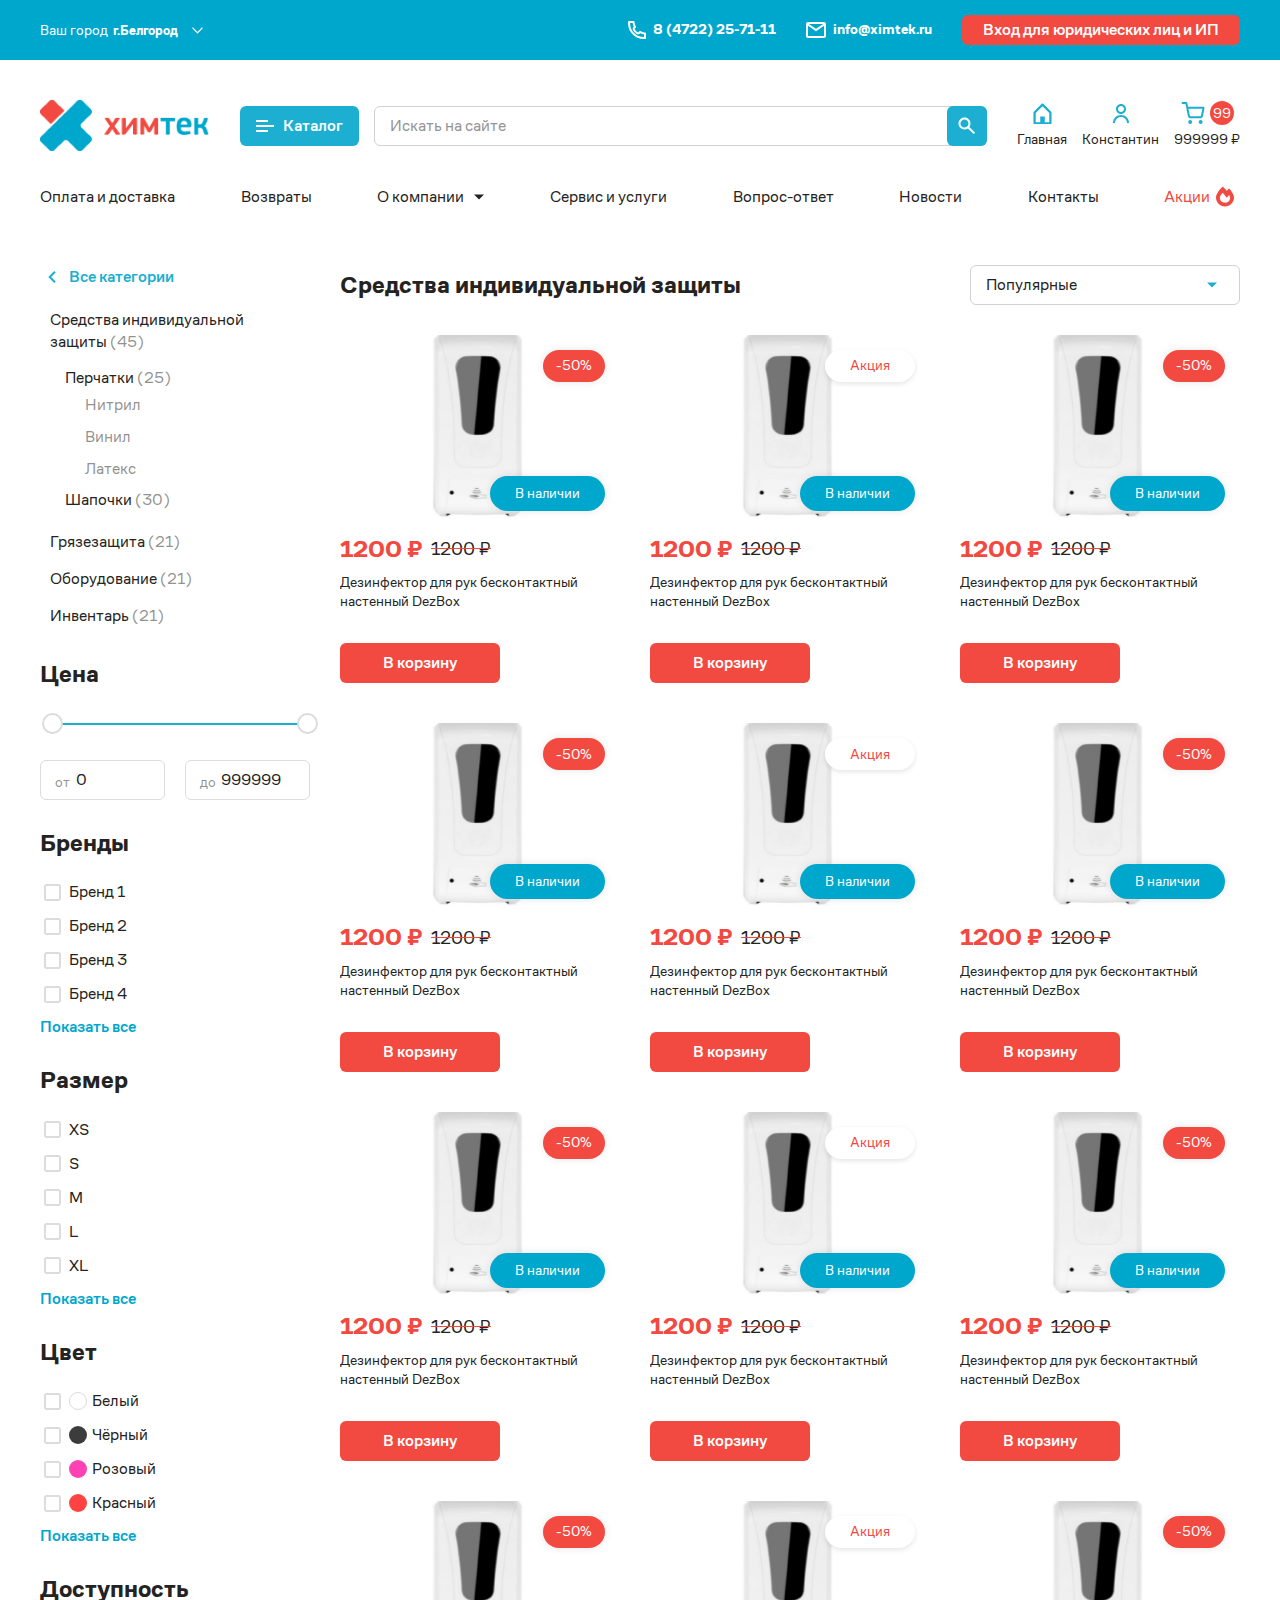
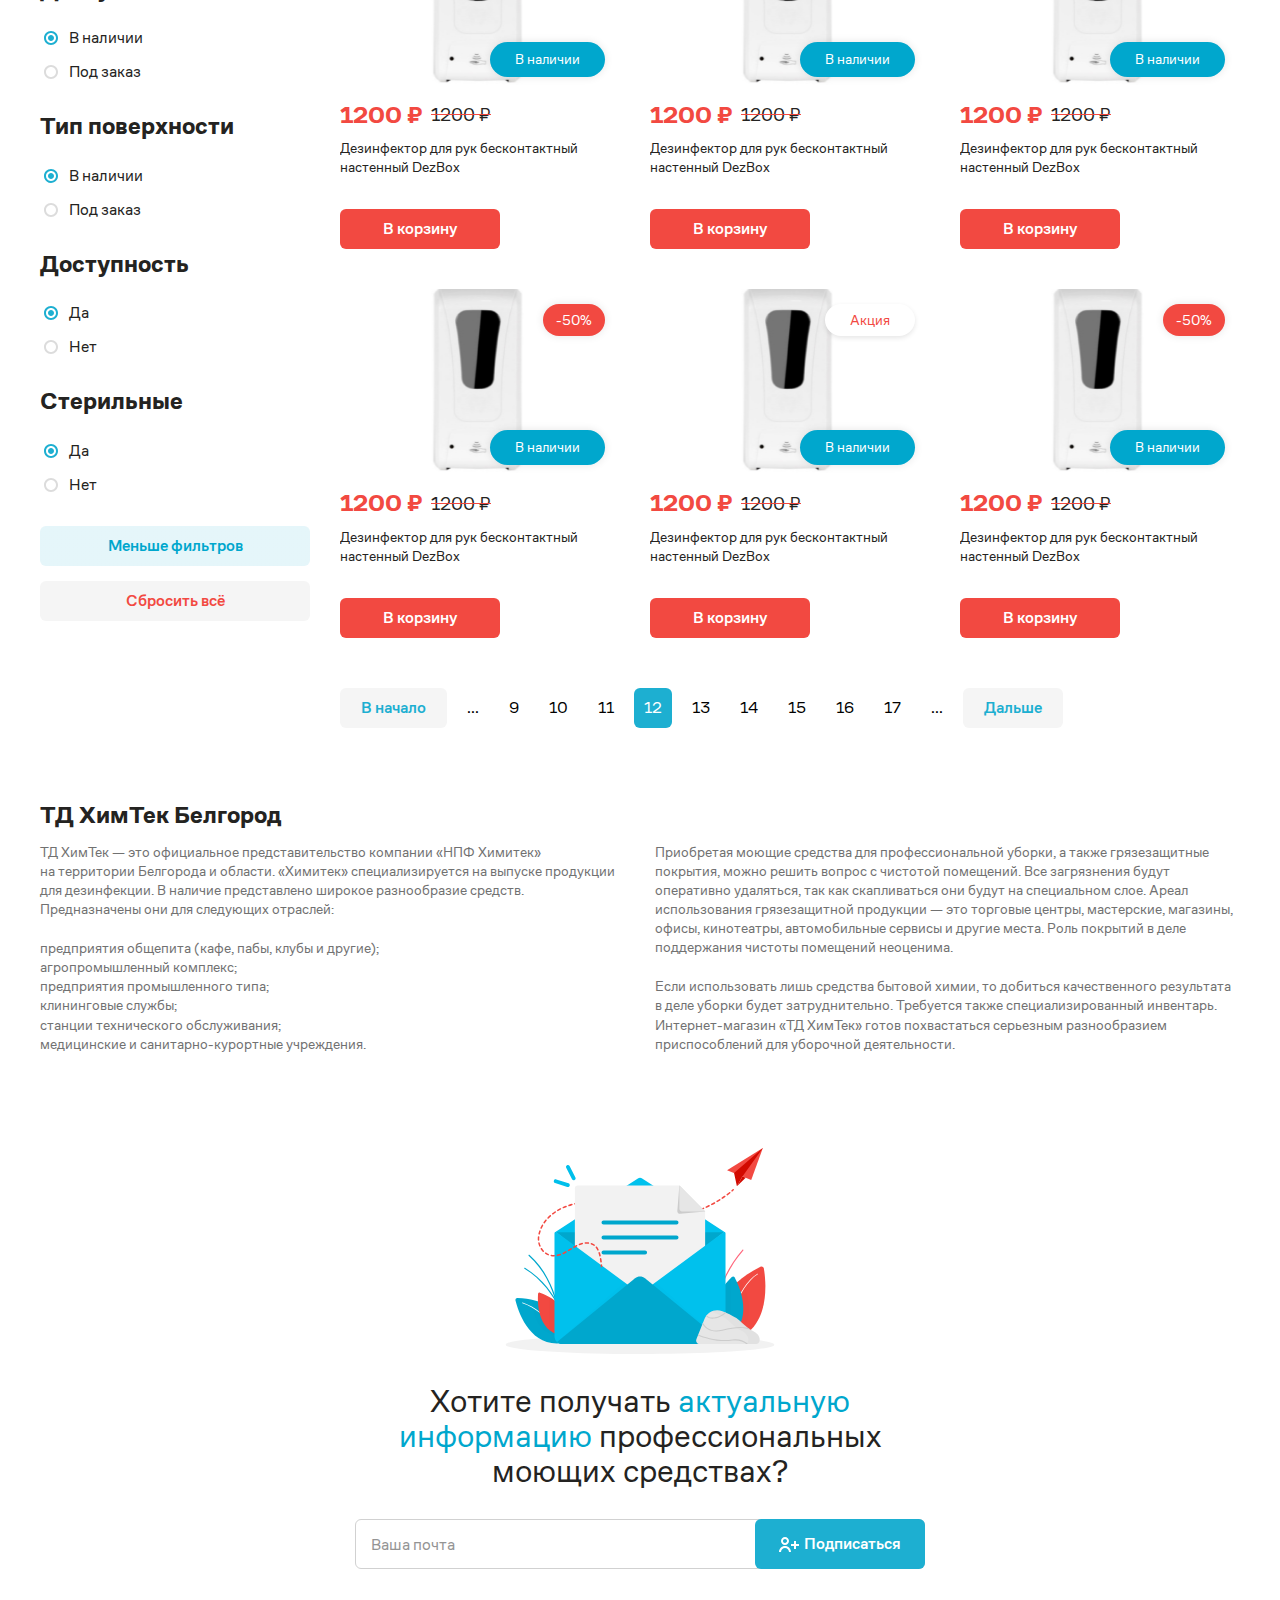
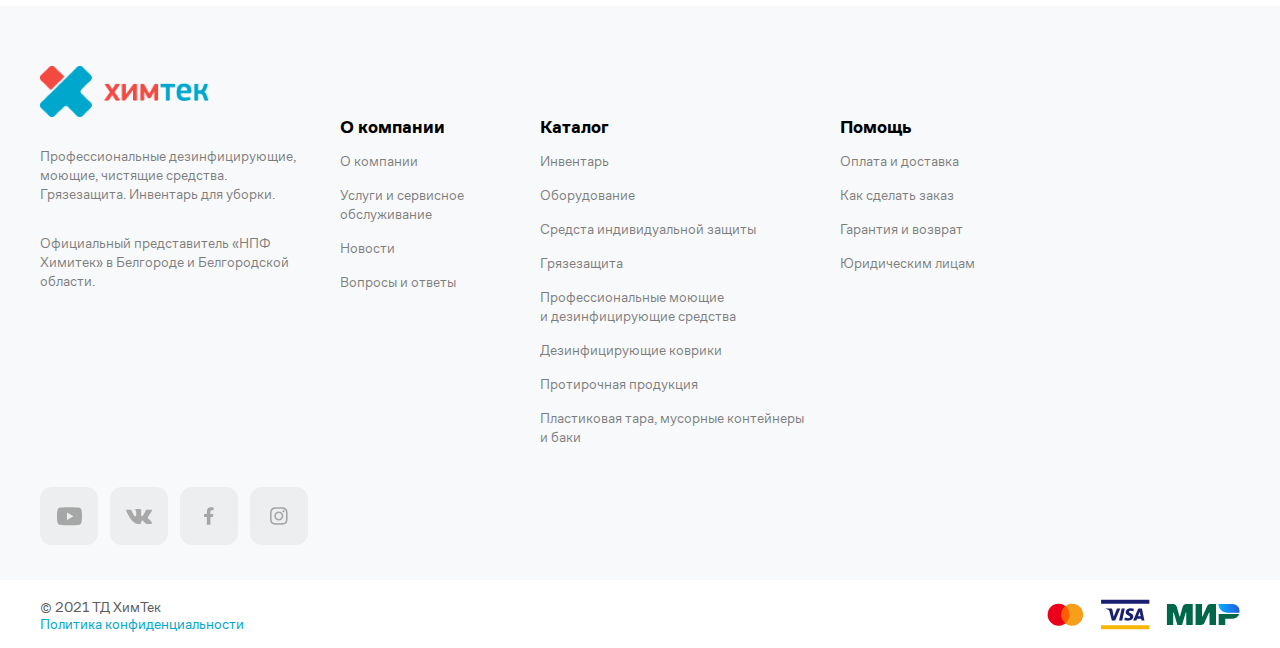
<file: catalog.html>
<!DOCTYPE html>
<html>

<head>
    <meta charset="UTF-8">
    <meta name="viewport" content="width=device-width, initial-scale=1.0, minimum-scale=1.0, maximum-scale=1.0, user-scalable=no">
    <link rel="stylesheet" href="css/bootstrap.min.css">
    <link rel="stylesheet" href="https://unpkg.com/swiper/swiper-bundle.min.css" />
    <link rel="stylesheet" href="css/nice-select.css">
    <link rel="stylesheet" href="css/jquery.fancybox.min.css">
    <link rel='stylesheet' href='css/jquery.mCustomScrollbar.css' />
    <link rel="stylesheet" href="css/nouislider.min.css">
    <link rel="stylesheet" href="css/style.css">
    <title>Каталог</title>
</head>

<body>

    <div class="wrapper">

        <header class="header">
            <section class='header-top'>
                <div class='container'>
                    <div class='header-top__inner'>
                        <div class="header__city">
                            <div class="header__city-title">Ваш город</div>
                            <select class="city-select" name="" id="">
                                <option value="">г.Белгород</option>
                                <option value="">г.Москва</option>
                                <option value="">г.Казань</option>
                            </select>
                        </div>
                        <a href="tel:8 (4722) 25-71-11" class="header__phone">
                            <svg width="18" height="18" viewBox="0 0 18 18" fill="none" xmlns="http://www.w3.org/2000/svg">
                                    <path d="M5.74214 5.68189C4.66901 6.59373 4.27576 8.25671 5.20237 9.59081C6.06948 10.8392 7.16175 11.9313 8.4099 12.798C9.74405 13.7244 11.407 13.3311 12.3187 12.2579L12.3289 12.2626C13.4934 12.8021 14.7304 13.1718 16 13.3603V16L15.9989 16L15.9961 16C8.02151 16.0113 1.99148 9.91112 2.00001 2.00359V2H4.63937L4.63954 2.00117C4.828 3.27065 5.19761 4.50654 5.73714 5.67108L5.74214 5.68189ZM15.9989 18H17C17.5523 18 18 17.5523 18 17V12.4977C18 12.0021 17.637 11.5813 17.1468 11.5086L16.2926 11.3818C15.2123 11.2215 14.1605 10.9069 13.1695 10.4478L12.4166 10.0991C11.9804 9.897 11.462 10.034 11.1826 10.4253L10.8418 10.9024C10.5431 11.3206 9.97278 11.4484 9.55065 11.1552C8.49835 10.4245 7.57607 9.50243 6.84502 8.44989C6.55181 8.02774 6.67955 7.45737 7.09783 7.15866L7.57477 6.81807C7.96609 6.53861 8.10311 6.02021 7.90097 5.5839L7.55184 4.83033C7.09274 3.8394 6.77823 2.78774 6.61786 1.70749L6.49104 0.853159C6.41827 0.362959 5.99745 0 5.50188 0H1.00001C0.447726 0 1.02262e-05 0.447715 1.02262e-05 1V2.00143C-0.00970936 11.0079 6.91023 18.0129 15.9989 18Z" fill="white"/>
                                </svg>
                            <span>8 (4722) 25-71-11</span>
                        </a>
                        <a href="mailto:info@ximtek.ru" class="header__mail">
                            <svg width="20" height="16" viewBox="0 0 20 16" fill="none" xmlns="http://www.w3.org/2000/svg">
                                    <path d="M18 16H2C0.89543 16 0 15.1046 0 14V1.913C0.0466084 0.842548 0.928533 -0.00101238 2 9.11911e-07H18C19.1046 9.11911e-07 20 0.895432 20 2V14C20 15.1046 19.1046 16 18 16ZM2 3.868V14H18V3.868L10 9.2L2 3.868ZM2.8 2L10 6.8L17.2 2H2.8Z" fill="white"/>
                                </svg>
                            <span>info@ximtek.ru</span>
                        </a>
                        <a href="" class="header__login btn btn-red">Вход для юридических лиц и ИП</a>
                    </div>
                </div>
            </section>
            <section class='header-middle'>
                <div class='container'>
                    <div class='header-middle__inner'>
                        <a href="" class="header__logo">
                            <img src="images/logo.png" alt="">
                        </a>
                        <div class="header__catalog-btn header__catalog-btn--dekstop btn btn-blue">
                            <div class="header__catalog-btn-burger">
                                <span></span>
                                <span></span>
                                <span></span>
                            </div>
                            <span>Каталог</span>
                        </div>
                        <div class="header__search">
                            <input type="text" placeholder="Искать на сайте">
                            <button class="header__search-btn btn btn-blue">
                                <svg width="18" height="18" viewBox="0 0 18 18" fill="none" xmlns="http://www.w3.org/2000/svg">
                                    <path d="M15.677 17.1069L9.96198 11.3909C7.41965 13.1984 3.91642 12.7562 1.90285 10.3738C-0.110711 7.99141 0.0371394 4.46349 2.24298 2.2579C4.44824 0.0513442 7.97651 -0.097146 10.3594 1.91631C12.7422 3.92977 13.1846 7.43334 11.377 9.9759L17.092 15.6919L15.678 17.1059L15.677 17.1069ZM6.48498 2.49988C4.58868 2.49946 2.95267 3.83057 2.56745 5.68733C2.18224 7.54409 3.15369 9.41617 4.89366 10.1701C6.63362 10.9241 8.66388 10.3527 9.75522 8.80195C10.8466 7.25117 10.699 5.14721 9.40198 3.7639L10.007 4.3639L9.32498 3.6839L9.31298 3.6719C8.56477 2.91907 7.54637 2.49702 6.48498 2.49988Z" fill="white"/>
                                </svg>
                            </button>
                        </div>
                        <div class="header__mob-nav">
                            <a href="index.html" class="header__lk">
                                <div class="header__lk-top">
                                    <svg width="19" height="21" viewBox="0 0 19 21" fill="none" xmlns="http://www.w3.org/2000/svg">
                                        <path d="M17.409 21.5H1.59092C0.966917 21.5 0.46106 20.9941 0.46106 20.3701V9.53925C0.46106 9.23961 0.580205 8.95227 0.79211 8.74043L8.70117 0.831374C8.91309 0.619212 9.20067 0.5 9.50055 0.5C9.80042 0.5 10.088 0.619212 10.2999 0.831374L18.209 8.74043C18.4211 8.95203 18.5399 9.23963 18.5389 9.53925V20.3701C18.5389 20.9941 18.033 21.5 17.409 21.5ZM7.24025 13.5909H11.7597V19.2403H16.2792V10.007L9.49998 3.22782L2.72079 10.007V19.2403H7.24025V13.5909Z" fill="#1DAFD1"/>
                                    </svg>
                                </div>
                                <div class="header__lk-title">Главная</div>
                            </a>
                            <div class="header__catalog-btn header__catalog-btn--mob">
                                <div class="header__lk-top">
                                    <div class="header__catalog-btn-burger">
                                        <span></span>
                                        <span></span>
                                        <span></span>
                                    </div>
                                </div>

                                <span>Каталог</span>
                            </div>
                            <a href="" class="header__lk">
                                <div class="header__lk-top">
                                    <svg width="16" height="19" viewBox="0 0 16 19" fill="none" xmlns="http://www.w3.org/2000/svg">
                                        <path d="M3 5C3 2.23858 5.23858 0 8 0C10.7614 0 13 2.23858 13 5C13 7.76142 10.7614 10 8 10C5.23858 10 3 7.76142 3 5ZM8 8C9.65685 8 11 6.65685 11 5C11 3.34315 9.65685 2 8 2C6.34315 2 5 3.34315 5 5C5 6.65685 6.34315 8 8 8Z" fill="#1DAFD1"/>
                                        <path d="M2.34315 13.3431C0.842855 14.8434 0 16.8783 0 19H2C2 17.4087 2.63214 15.8826 3.75736 14.7574C4.88258 13.6321 6.4087 13 8 13C9.5913 13 11.1174 13.6321 12.2426 14.7574C13.3679 15.8826 14 17.4087 14 19H16C16 16.8783 15.1571 14.8434 13.6569 13.3431C12.1566 11.8429 10.1217 11 8 11C5.87827 11 3.84344 11.8429 2.34315 13.3431Z" fill="#1DAFD1"/>
                                    </svg>
                                </div>
                                <div class="header__lk-title">Константин</div>
                            </a>
                            <a href="" class="header__cart">
                                <div class="header__cart-top">
                                    <svg width="24" height="24" viewBox="0 0 24 24" fill="none" xmlns="http://www.w3.org/2000/svg">
                                        <path d="M1.50397 1.97705H5.32215L7.88033 14.7584C7.96762 15.1979 8.2067 15.5926 8.55572 15.8736C8.90473 16.1546 9.34145 16.3038 9.78942 16.2952H19.0676C19.5156 16.3038 19.9523 16.1546 20.3013 15.8736C20.6503 15.5926 20.8894 15.1979 20.9767 14.7584L22.504 6.74978H6.27669M10.0949 21.068C10.0949 21.5951 9.66751 22.0225 9.14033 22.0225C8.61315 22.0225 8.18579 21.5951 8.18579 21.068C8.18579 20.5408 8.61315 20.1134 9.14033 20.1134C9.66751 20.1134 10.0949 20.5408 10.0949 21.068ZM20.5949 21.068C20.5949 21.5951 20.1675 22.0225 19.6403 22.0225C19.1131 22.0225 18.6858 21.5951 18.6858 21.068C18.6858 20.5408 19.1131 20.1134 19.6403 20.1134C20.1675 20.1134 20.5949 20.5408 20.5949 21.068Z" stroke="#1DAFD1" stroke-width="2" stroke-linecap="round" stroke-linejoin="round"/>
                                    </svg>
                                    <i>99</i>
                                </div>
                                <div class="header__cart-title">999999 ₽</div>
                            </a>
                        </div>

                    </div>
                </div>
            </section>
            <section class='header-catalog'>
                <div class='container'>
                    <div class="header-catalog__top">
                        <div class="header-catalog__top-title">
                            <span>Каталог</span>
                            <button class="header-catalog__close">
                                <svg width="14" height="15" viewBox="0 0 14 15" fill="none" xmlns="http://www.w3.org/2000/svg">
                                    <path d="M12.59 0.5L7 6.09L1.41 0.5L0 1.91L5.59 7.5L0 13.09L1.41 14.5L7 8.91L12.59 14.5L14 13.09L8.41 7.5L14 1.91L12.59 0.5Z" fill="#242321"/>
                                </svg>
                            </button>
                        </div>
                    </div>
                    <div class='header-catalog__inner'>
                        <div class="header-catalog__left">
                            <div class="header-catalog__tab header-catalog__tab--active" data-tabs-path="1">Инвентарь</div>
                            <div class="header-catalog__tab" data-tabs-path="2">Оборудование</div>
                            <div class="header-catalog__tab" data-tabs-path="3">Средства индивидуальной защиты</div>
                            <div class="header-catalog__tab" data-tabs-path="4">Грязезащита</div>
                            <div class="header-catalog__tab" data-tabs-path="5">Профессиональные моющие и дезинфицирующие средства</div>
                            <div class="header-catalog__tab" data-tabs-path="6">Дезинфицирующие коврики </div>
                            <div class="header-catalog__tab" data-tabs-path="7">Протирочная продукция</div>
                            <div class="header-catalog__tab" data-tabs-path="8">Пластиковая тара, мусорные контейнеры и баки</div>
                        </div>
                        <div class="header-catalog__right">
                            <div class="header-catalog__back">
                                <svg width="8" height="14" viewBox="0 0 8 14" fill="none" xmlns="http://www.w3.org/2000/svg">
                                    <path d="M0.288086 7.00023L6.29809 13.0102L7.71209 11.5962L3.11209 6.99623L7.71209 2.39623L6.29809 0.990234L0.288086 7.00023Z" fill="#1DAFD1"/>
                                </svg>
                                <span>Назад</span>
                            </div>
                            <div class="header-catalog__content header-catalog__content--active" data-content-path="1">
                                <div class="header-catalog__group">
                                    <div class="header-catalog__title">Перчатки</div>
                                    <a href="" class="header-catalog__link">Нитрил</a>
                                    <a href="" class="header-catalog__link">Винил</a>
                                    <a href="" class="header-catalog__link">Латекс</a>
                                </div>
                                <div class="header-catalog__group">
                                    <div class="header-catalog__title">Фартуки, халаты, нарукавники</div>
                                    <a href="" class="header-catalog__link">Фартуки</a>
                                    <a href="" class="header-catalog__link">Нарукавники</a>
                                    <a href="" class="header-catalog__link">Халаты</a>
                                    <a href="" class="header-catalog__link">Комбинезоны</a>
                                </div>
                                <div class="header-catalog__group">
                                    <div class="header-catalog__title">Маска медицинская</div>
                                    <a href="" class="header-catalog__link">Маска трёхслойная</a>
                                    <a href="" class="header-catalog__link">Распиратор</a>
                                </div>
                                <div class="header-catalog__group">
                                    <div class="header-catalog__title">Шапочки</div>
                                    <a href="" class="header-catalog__link">Все шапочки</a>
                                </div>
                            </div>
                            <div class="header-catalog__content" data-content-path="2">
                                <div class="header-catalog__group">
                                    <div class="header-catalog__title">Перчатки 222</div>
                                    <a href="" class="header-catalog__link">Нитрил</a>
                                    <a href="" class="header-catalog__link">Винил</a>
                                    <a href="" class="header-catalog__link">Латекс</a>
                                </div>
                                <div class="header-catalog__group">
                                    <div class="header-catalog__title">Фартуки, халаты, нарукавники</div>
                                    <a href="" class="header-catalog__link">Фартуки</a>
                                    <a href="" class="header-catalog__link">Нарукавники</a>
                                    <a href="" class="header-catalog__link">Халаты</a>
                                    <a href="" class="header-catalog__link">Комбинезоны</a>
                                </div>
                                <div class="header-catalog__group">
                                    <div class="header-catalog__title">Маска медицинская</div>
                                    <a href="" class="header-catalog__link">Маска трёхслойная</a>
                                    <a href="" class="header-catalog__link">Распиратор</a>
                                </div>
                                <div class="header-catalog__group">
                                    <div class="header-catalog__title">Шапочки</div>
                                    <a href="" class="header-catalog__link">Все шапочки</a>
                                </div>
                            </div>
                            <div class="header-catalog__content" data-content-path="3">
                                <div class="header-catalog__group">
                                    <div class="header-catalog__title">Перчатки 33</div>
                                    <a href="" class="header-catalog__link">Нитрил</a>
                                    <a href="" class="header-catalog__link">Винил</a>
                                    <a href="" class="header-catalog__link">Латекс</a>
                                </div>
                                <div class="header-catalog__group">
                                    <div class="header-catalog__title">Фартуки, халаты, нарукавники</div>
                                    <a href="" class="header-catalog__link">Фартуки</a>
                                    <a href="" class="header-catalog__link">Нарукавники</a>
                                    <a href="" class="header-catalog__link">Халаты</a>
                                    <a href="" class="header-catalog__link">Комбинезоны</a>
                                </div>
                                <div class="header-catalog__group">
                                    <div class="header-catalog__title">Маска медицинская</div>
                                    <a href="" class="header-catalog__link">Маска трёхслойная</a>
                                    <a href="" class="header-catalog__link">Распиратор</a>
                                </div>
                                <div class="header-catalog__group">
                                    <div class="header-catalog__title">Шапочки</div>
                                    <a href="" class="header-catalog__link">Все шапочки</a>
                                </div>
                            </div>
                            <div class="header-catalog__content" data-content-path="4">
                                <div class="header-catalog__group">
                                    <div class="header-catalog__title">Перчатки 44</div>
                                    <a href="" class="header-catalog__link">Нитрил</a>
                                    <a href="" class="header-catalog__link">Винил</a>
                                    <a href="" class="header-catalog__link">Латекс</a>
                                </div>
                                <div class="header-catalog__group">
                                    <div class="header-catalog__title">Фартуки, халаты, нарукавники</div>
                                    <a href="" class="header-catalog__link">Фартуки</a>
                                    <a href="" class="header-catalog__link">Нарукавники</a>
                                    <a href="" class="header-catalog__link">Халаты</a>
                                    <a href="" class="header-catalog__link">Комбинезоны</a>
                                </div>
                                <div class="header-catalog__group">
                                    <div class="header-catalog__title">Маска медицинская</div>
                                    <a href="" class="header-catalog__link">Маска трёхслойная</a>
                                    <a href="" class="header-catalog__link">Распиратор</a>
                                </div>
                                <div class="header-catalog__group">
                                    <div class="header-catalog__title">Шапочки</div>
                                    <a href="" class="header-catalog__link">Все шапочки</a>
                                </div>
                            </div>
                            <div class="header-catalog__content" data-content-path="5">
                                <div class="header-catalog__group">
                                    <div class="header-catalog__title">Перчатки 55</div>
                                    <a href="" class="header-catalog__link">Нитрил</a>
                                    <a href="" class="header-catalog__link">Винил</a>
                                    <a href="" class="header-catalog__link">Латекс</a>
                                </div>
                                <div class="header-catalog__group">
                                    <div class="header-catalog__title">Фартуки, халаты, нарукавники</div>
                                    <a href="" class="header-catalog__link">Фартуки</a>
                                    <a href="" class="header-catalog__link">Нарукавники</a>
                                    <a href="" class="header-catalog__link">Халаты</a>
                                    <a href="" class="header-catalog__link">Комбинезоны</a>
                                </div>
                                <div class="header-catalog__group">
                                    <div class="header-catalog__title">Маска медицинская</div>
                                    <a href="" class="header-catalog__link">Маска трёхслойная</a>
                                    <a href="" class="header-catalog__link">Распиратор</a>
                                </div>
                                <div class="header-catalog__group">
                                    <div class="header-catalog__title">Шапочки</div>
                                    <a href="" class="header-catalog__link">Все шапочки</a>
                                </div>
                            </div>
                            <div class="header-catalog__content" data-content-path="6">
                                <div class="header-catalog__group">
                                    <div class="header-catalog__title">Перчатки 66</div>
                                    <a href="" class="header-catalog__link">Нитрил</a>
                                    <a href="" class="header-catalog__link">Винил</a>
                                    <a href="" class="header-catalog__link">Латекс</a>
                                </div>
                                <div class="header-catalog__group">
                                    <div class="header-catalog__title">Фартуки, халаты, нарукавники</div>
                                    <a href="" class="header-catalog__link">Фартуки</a>
                                    <a href="" class="header-catalog__link">Нарукавники</a>
                                    <a href="" class="header-catalog__link">Халаты</a>
                                    <a href="" class="header-catalog__link">Комбинезоны</a>
                                </div>
                                <div class="header-catalog__group">
                                    <div class="header-catalog__title">Маска медицинская</div>
                                    <a href="" class="header-catalog__link">Маска трёхслойная</a>
                                    <a href="" class="header-catalog__link">Распиратор</a>
                                </div>
                                <div class="header-catalog__group">
                                    <div class="header-catalog__title">Шапочки</div>
                                    <a href="" class="header-catalog__link">Все шапочки</a>
                                </div>
                            </div>
                            <div class="header-catalog__content" data-content-path="7">
                                <div class="header-catalog__group">
                                    <div class="header-catalog__title">Перчатки 77</div>
                                    <a href="" class="header-catalog__link">Нитрил</a>
                                    <a href="" class="header-catalog__link">Винил</a>
                                    <a href="" class="header-catalog__link">Латекс</a>
                                </div>
                                <div class="header-catalog__group">
                                    <div class="header-catalog__title">Фартуки, халаты, нарукавники</div>
                                    <a href="" class="header-catalog__link">Фартуки</a>
                                    <a href="" class="header-catalog__link">Нарукавники</a>
                                    <a href="" class="header-catalog__link">Халаты</a>
                                    <a href="" class="header-catalog__link">Комбинезоны</a>
                                </div>
                                <div class="header-catalog__group">
                                    <div class="header-catalog__title">Маска медицинская</div>
                                    <a href="" class="header-catalog__link">Маска трёхслойная</a>
                                    <a href="" class="header-catalog__link">Распиратор</a>
                                </div>
                                <div class="header-catalog__group">
                                    <div class="header-catalog__title">Шапочки</div>
                                    <a href="" class="header-catalog__link">Все шапочки</a>
                                </div>
                            </div>
                            <div class="header-catalog__content" data-content-path="8">
                                <div class="header-catalog__group">
                                    <div class="header-catalog__title">Перчатки 88</div>
                                    <a href="" class="header-catalog__link">Нитрил</a>
                                    <a href="" class="header-catalog__link">Винил</a>
                                    <a href="" class="header-catalog__link">Латекс</a>
                                </div>
                                <div class="header-catalog__group">
                                    <div class="header-catalog__title">Фартуки, халаты, нарукавники</div>
                                    <a href="" class="header-catalog__link">Фартуки</a>
                                    <a href="" class="header-catalog__link">Нарукавники</a>
                                    <a href="" class="header-catalog__link">Халаты</a>
                                    <a href="" class="header-catalog__link">Комбинезоны</a>
                                </div>
                                <div class="header-catalog__group">
                                    <div class="header-catalog__title">Маска медицинская</div>
                                    <a href="" class="header-catalog__link">Маска трёхслойная</a>
                                    <a href="" class="header-catalog__link">Распиратор</a>
                                </div>
                                <div class="header-catalog__group">
                                    <div class="header-catalog__title">Шапочки</div>
                                    <a href="" class="header-catalog__link">Все шапочки</a>
                                </div>
                            </div>
                        </div>
                    </div>
                </div>
            </section>
            <section class='header-bottom'>
                <div class='container'>
                    <nav class="nav">
                        <div class="nav__item">
                            <a href="" class="nav__link">
                                <span>Оплата и доставка</span>
                            </a>
                        </div>
                        <div class="nav__item">
                            <a href="" class="nav__link">
                                <span>Возвраты</span>
                            </a>
                        </div>
                        <div class="nav__item">
                            <div class="nav__item-show">
                                <span>О компании</span>
                                <svg width="10" height="6" viewBox="0 0 10 6" fill="none" xmlns="http://www.w3.org/2000/svg">
                                    <path d="M5 5.5L10 0.5L0 0.5L5 5.5Z" fill="#242321"/>
                                </svg>
                            </div>
                            <div class="nav__item-hidden">
                                <div class="nav__item-hidden-inner">
                                    <a href="">lorem1</a>
                                    <a href="">lorem1</a>
                                    <a href="">lorem1</a>
                                    <a href="">lorem1</a>
                                    <a href="">lorem1</a>
                                </div>
                            </div>
                        </div>
                        <div class="nav__item">
                            <a href="" class="nav__link">
                                <span>Сервис и услуги</span>
                            </a>
                        </div>
                        <div class="nav__item">
                            <a href="" class="nav__link">
                                <span>Вопрос-ответ</span>
                            </a>
                        </div>
                        <div class="nav__item">
                            <a href="" class="nav__link">
                                <span>Новости</span>
                            </a>
                        </div>
                        <div class="nav__item">
                            <a href="" class="nav__link">
                                <span>Контакты</span>
                            </a>
                        </div>
                        <div class="nav__item">
                            <a href="" class="nav__link nav__link--action">
                                <span>Акции</span>
                                <svg width="18" height="21" viewBox="0 0 18 21" fill="none" xmlns="http://www.w3.org/2000/svg">
                                    <path d="M13.0002 2.5C12.1645 3.25391 11.4099 4.04648 10.7413 4.84258C9.64607 3.37578 8.28804 1.88789 6.75 0.5C2.80205 4.06133 0 8.70156 0 11.5C0 16.4707 4.02951 20.5 9 20.5C13.9705 20.5 18 16.4707 18 11.5C18 9.41914 15.9115 5.12734 13.0002 2.5ZM12.2179 15.8066C11.3476 16.3988 10.2745 16.75 9.11491 16.75C6.21603 16.75 3.85714 14.8852 3.85714 11.8574C3.85714 10.3492 4.83388 9.02031 6.78174 6.75C7.06018 7.06172 10.7526 11.6461 10.7526 11.6461L13.1083 9.03359C13.2746 9.30117 13.4261 9.56289 13.5611 9.81367C14.66 11.8523 14.1963 14.4609 12.2179 15.8066Z" fill="#F24941"/>
                                </svg>
                            </a>
                        </div>
                    </nav>
                </div>
            </section>
        </header>

        <main class="content">
            <section class='catalog'>
                <div class='container'>
                    <div class='catalog__inner'>
                        <div class="catalog__sidebar">

                            <div class="catalog-filter__mob">
                                <button class="catalog-filter__open btn btn-blue">
                                    <svg width="19" height="19" viewBox="0 0 19 19" fill="none" xmlns="http://www.w3.org/2000/svg">
                                        <path d="M17.5 0H1.5C0.947 0 0.5 0.447 0.5 1V3.59C0.5 4.113 0.713 4.627 1.083 4.997L6.5 10.414V18C6.5 18.347 6.68 18.668 6.975 18.851C7.135 18.95 7.317 19 7.5 19C7.653 19 7.806 18.965 7.947 18.895L11.947 16.895C12.286 16.725 12.5 16.379 12.5 16V10.414L17.917 4.997C18.287 4.627 18.5 4.113 18.5 3.59V1C18.5 0.447 18.053 0 17.5 0ZM10.793 9.293C10.605 9.48 10.5 9.734 10.5 10V15.382L8.5 16.382V10C8.5 9.734 8.395 9.48 8.207 9.293L2.5 3.59V2H16.501L16.503 3.583L10.793 9.293Z" fill="white"/>
                                    </svg>
                                    <span>Фильтр</span>
                                </button>
                            </div>
                            <div class="catalog-filter">
                                <div class="catalog-nav">
                                    <a href="" class="catalog-nav__back">
                                        <svg width="24" height="24" viewBox="0 0 24 24" fill="none" xmlns="http://www.w3.org/2000/svg">
                                            <path d="M8.28809 12L14.2981 18.01L15.7121 16.596L11.1121 11.996L15.7121 7.39599L14.2981 5.98999L8.28809 12Z" fill="#1DAFD1"/>
                                        </svg>
                                        <span>Все категории</span>
                                    </a>
                                    <div class="catalog-nav__items">
                                        <div class="catalog-nav__item">
                                            <div class="catalog-nav__item-show catalog-nav__item-show--active">
                                                Средства индивидуальной защиты <span>(45)</span>
                                            </div>
                                            <div class="catalog-nav__item-hidden">
                                                <div class="catalog-nav__subitem ">
                                                    <div class="catalog-nav__subitem-show catalog-nav__subitem-show--active">
                                                        Перчатки <span>(25)</span>
                                                    </div>
                                                    <div class="catalog-nav__subitem-hidden">
                                                        <a href="" class="catalog-nav__link">Нитрил</a>
                                                        <a href="" class="catalog-nav__link">Винил</a>
                                                        <a href="" class="catalog-nav__link">Латекс</a>
                                                    </div>
                                                </div>
                                                <div class="catalog-nav__subitem ">
                                                    <div class="catalog-nav__subitem-show">
                                                        Шапочки <span>(30)</span>
                                                    </div>
                                                    <div class="catalog-nav__subitem-hidden">
                                                        <a href="" class="catalog-nav__link">Нитрил</a>
                                                        <a href="" class="catalog-nav__link">Винил</a>
                                                        <a href="" class="catalog-nav__link">Латекс</a>
                                                    </div>
                                                </div>
                                            </div>
                                        </div>
                                        <div class="catalog-nav__item">
                                            <div class="catalog-nav__item-show">
                                                Грязезащита <span>(21)</span>
                                            </div>
                                            <div class="catalog-nav__item-hidden">
                                                <div class="catalog-nav__subitem">
                                                    <div class="catalog-nav__subitem-show">
                                                        Перчатки <span>(25)</span>
                                                    </div>
                                                    <div class="catalog-nav__subitem-hidden">
                                                        <a href="" class="catalog-nav__link">Нитрил</a>
                                                        <a href="" class="catalog-nav__link">Винил</a>
                                                        <a href="" class="catalog-nav__link">Латекс</a>
                                                    </div>
                                                </div>
                                            </div>
                                        </div>
                                        <div class="catalog-nav__item">
                                            <div class="catalog-nav__item-show">
                                                Оборудование <span>(21)</span>
                                            </div>
                                            <div class="catalog-nav__item-hidden">
                                                <div class="catalog-nav__subitem">
                                                    <div class="catalog-nav__subitem-show">
                                                        Перчатки <span>(25)</span>
                                                    </div>
                                                    <div class="catalog-nav__subitem-hidden">
                                                        <a href="" class="catalog-nav__link">Нитрил</a>
                                                        <a href="" class="catalog-nav__link">Винил</a>
                                                        <a href="" class="catalog-nav__link">Латекс</a>
                                                    </div>
                                                </div>
                                            </div>
                                        </div>
                                        <div class="catalog-nav__item">
                                            <div class="catalog-nav__item-show">
                                                Инвентарь <span>(21)</span>
                                            </div>
                                            <div class="catalog-nav__item-hidden">
                                                <div class="catalog-nav__subitem">
                                                    <div class="catalog-nav__subitem-show">
                                                        Перчатки <span>(25)</span>
                                                    </div>
                                                    <div class="catalog-nav__subitem-hidden">
                                                        <a href="" class="catalog-nav__link">Нитрил</a>
                                                        <a href="" class="catalog-nav__link">Винил</a>
                                                        <a href="" class="catalog-nav__link">Латекс</a>
                                                    </div>
                                                </div>
                                            </div>
                                        </div>
                                    </div>
                                </div>
                                <div class="catalog-filter__item">
                                    <h3 class="catalog-filter__title">Цена</h3>
                                    <div class="catalog-filter__item-content">
                                        <div class="catalog-filter__price">
                                            <div id="range-slider" class="catalog-filter__price-range"></div>
                                            <div class="catalog-filter__price-inputs">
                                                <div class="catalog-filter__price-group">
                                                    <label for="">от</label>
                                                    <input class="catalog-filter__price-input" value="3200" id="input-range0" min="0" max="999999" type="number">
                                                </div>
                                                <div class="catalog-filter__price-group">
                                                    <label for="">до</label>
                                                    <input class="catalog-filter__price-input" value="75000" id="input-range1" min="0" max="999999" type="number">
                                                </div>
                                            </div>
                                        </div>
                                    </div>
                                </div>
                                <div class="catalog-filter__item">
                                    <h3 class="catalog-filter__title">Бренды</h3>
                                    <div class="catalog-filter__item-content">
                                        <div class="catalog-filter__check">
                                            <input type='checkbox' class='checkbox' id='c1' />
                                            <label for='c1'>Бренд 1</label>
                                        </div>
                                        <div class="catalog-filter__check">
                                            <input type='checkbox' class='checkbox' id='c2' />
                                            <label for='c2'>Бренд 2</label>
                                        </div>
                                        <div class="catalog-filter__check">
                                            <input type='checkbox' class='checkbox' id='c3' />
                                            <label for='c3'>Бренд 3</label>
                                        </div>
                                        <div class="catalog-filter__check">
                                            <input type='checkbox' class='checkbox' id='c4' />
                                            <label for='c4'>Бренд 4</label>
                                        </div>
                                        <div class="catalog-filter__check catalog-filter__check--hidden">
                                            <input type='checkbox' class='checkbox' id='c5' />
                                            <label for='c5'>Бренд 5</label>
                                        </div>
                                        <button class="catalog-filter__all">Показать все</button>
                                    </div>
                                </div>
                                <div class="catalog-filter__item">
                                    <h3 class="catalog-filter__title">Размер</h3>
                                    <div class="catalog-filter__item-content">
                                        <div class="catalog-filter__check">
                                            <input type='checkbox' class='checkbox' id='c6' />
                                            <label for='c6'>XS</label>
                                        </div>
                                        <div class="catalog-filter__check">
                                            <input type='checkbox' class='checkbox' id='c7' />
                                            <label for='c7'>S</label>
                                        </div>
                                        <div class="catalog-filter__check">
                                            <input type='checkbox' class='checkbox' id='c8' />
                                            <label for='c8'>M</label>
                                        </div>
                                        <div class="catalog-filter__check">
                                            <input type='checkbox' class='checkbox' id='c9' />
                                            <label for='c9'>L</label>
                                        </div>
                                        <div class="catalog-filter__check">
                                            <input type='checkbox' class='checkbox' id='c10' />
                                            <label for='c10'>XL</label>
                                        </div>
                                        <div class="catalog-filter__check catalog-filter__check--hidden">
                                            <input type='checkbox' class='checkbox' id='c11' />
                                            <label for='c11'>XXL</label>
                                        </div>
                                        <button class="catalog-filter__all">Показать все</button>
                                    </div>
                                </div>
                                <div class="catalog-filter__item">
                                    <h3 class="catalog-filter__title">Цвет</h3>
                                    <div class="catalog-filter__item-content">
                                        <div class="catalog-filter__check catalog-filter__check--color">
                                            <input type='checkbox' class='checkbox' id='c12' />
                                            <label for='c12'>
                                                <i style="background: #FFFFFF; border: 1px solid #DCDCDC;"></i>
                                                <span>Белый</span>
                                            </label>
                                        </div>
                                        <div class="catalog-filter__check catalog-filter__check--color">
                                            <input type='checkbox' class='checkbox' id='c13' />
                                            <label for='c13'>
                                                <i style="background: #3C3C3C;"></i>
                                                <span>Чёрный</span>
                                            </label>
                                        </div>
                                        <div class="catalog-filter__check catalog-filter__check--color">
                                            <input type='checkbox' class='checkbox' id='c14' />
                                            <label for='c14'>
                                                <i style="background: #FF42B3;"></i>
                                                <span>Розовый</span>
                                            </label>
                                        </div>
                                        <div class="catalog-filter__check catalog-filter__check--color">
                                            <input type='checkbox' class='checkbox' id='c15' />
                                            <label for='c15'>
                                                <i style="background: #FF4242;"></i>
                                                <span>Красный</span>
                                            </label>
                                        </div>
                                        <div class="catalog-filter__check catalog-filter__check--color catalog-filter__check--hidden">
                                            <input type='checkbox' class='checkbox' id='c16' />
                                            <label for='c16'>
                                                <i style="background: #00A7CD;"></i>
                                                <span>Голубой</span>
                                            </label>
                                        </div>
                                        <button class="catalog-filter__all">Показать все</button>
                                    </div>
                                </div>
                                <div class="catalog-filter__item">
                                    <h3 class="catalog-filter__title">Доступность</h3>
                                    <div class="catalog-filter__item-content">
                                        <div class="catalog-filter__radio">
                                            <input checked type='radio' class='radio' id='available1' name='available' />
                                            <label for='available1'>В наличии</label>
                                        </div>
                                        <div class="catalog-filter__radio">
                                            <input type='radio' class='radio' id='available2' name='available' />
                                            <label for='available2'>Под заказ</label>
                                        </div>
                                    </div>
                                </div>
                                <div class="catalog-filter__item">
                                    <h3 class="catalog-filter__title">Тип поверхности</h3>
                                    <div class="catalog-filter__item-content">
                                        <div class="catalog-filter__radio">
                                            <input checked type='radio' class='radio' id='type1' name='type' />
                                            <label for='type1'>В наличии</label>
                                        </div>
                                        <div class="catalog-filter__radio">
                                            <input type='radio' class='radio' id='type2' name='type' />
                                            <label for='type2'>Под заказ</label>
                                        </div>
                                    </div>
                                </div>
                                <div class="catalog-filter__item">
                                    <h3 class="catalog-filter__title">Доступность</h3>
                                    <div class="catalog-filter__item-content">
                                        <div class="catalog-filter__radio">
                                            <input checked type='radio' class='radio' id='powder1' name='powder' />
                                            <label for='powder1'>Да</label>
                                        </div>
                                        <div class="catalog-filter__radio">
                                            <input type='radio' class='radio' id='powder2' name='powder' />
                                            <label for='powder2'>Нет</label>
                                        </div>
                                    </div>
                                </div>
                                <div class="catalog-filter__item">
                                    <h3 class="catalog-filter__title">Стерильные</h3>
                                    <div class="catalog-filter__item-content">
                                        <div class="catalog-filter__radio">
                                            <input checked type='radio' class='radio' id='sterile1' name='sterile' />
                                            <label for='sterile1'>Да</label>
                                        </div>
                                        <div class="catalog-filter__radio">
                                            <input type='radio' class='radio' id='sterile2' name='sterile' />
                                            <label for='sterile2'>Нет</label>
                                        </div>
                                    </div>
                                </div>
                                <button class="catalog-filter__less btn">Меньше фильтров</button>
                                <button class="catalog-filter__refresh btn">Сбросить всё</button>
                            </div>

                        </div>
                        <div class="catalog__content">
                            <div class="catalog__content-top">
                                <h3 class="catalog__content-title">Средства индивидуальной защиты</h3>
                                <div class="catalog__select-block">
                                    <select name="" id="" class="catalog__select custom-select">
                                        <option value="">Популярные</option>
                                        <option value="">Новинки</option>
                                        <option value="">Сначала дешёвые</option>
                                        <option value="">Сначала дорогие</option>
                                        <option value="">По размеру скидки</option>
                                        <option value="">Высокий рейтинг</option>
                                    </select>
                                </div>
                            </div>
                            <div class="catalog__items">
                                <div class="catalog__item">
                                    <div class="card">
                                        <div class="card__top">
                                            <div class="card__discount">-50%</div>
                                            <div class="card__available">В наличии</div>
                                            <div class="card__img">
                                                <img src="images/card1.jpg" alt="">
                                            </div>
                                        </div>

                                        <div class="card__prices">
                                            <div class="card__price-new">1200 ₽</div>
                                            <div class="card__price-old">1200 ₽</div>
                                        </div>
                                        <div class="card__desc">Дезинфектор для рук бесконтактный настенный DezBox</div>
                                        <button class="card__btn btn btn-red">В корзину</button>
                                    </div>
                                </div>
                                <div class="catalog__item">
                                    <div class="card">
                                        <div class="card__top">
                                            <div class="card__action">Акция</div>
                                            <div class="card__available">В наличии</div>
                                            <div class="card__img">
                                                <img src="images/card1.jpg" alt="">
                                            </div>
                                        </div>

                                        <div class="card__prices">
                                            <div class="card__price-new">1200 ₽</div>
                                            <div class="card__price-old">1200 ₽</div>
                                        </div>
                                        <div class="card__desc">Дезинфектор для рук бесконтактный настенный DezBox</div>
                                        <button class="card__btn btn btn-red">В корзину</button>
                                    </div>
                                </div>
                                <div class="catalog__item">
                                    <div class="card">
                                        <div class="card__top">
                                            <div class="card__discount">-50%</div>
                                            <div class="card__available">В наличии</div>
                                            <div class="card__img">
                                                <img src="images/card1.jpg" alt="">
                                            </div>
                                        </div>

                                        <div class="card__prices">
                                            <div class="card__price-new">1200 ₽</div>
                                            <div class="card__price-old">1200 ₽</div>
                                        </div>
                                        <div class="card__desc">Дезинфектор для рук бесконтактный настенный DezBox</div>
                                        <button class="card__btn btn btn-red">В корзину</button>
                                    </div>
                                </div>
                                <div class="catalog__item">
                                    <div class="card">
                                        <div class="card__top">
                                            <div class="card__discount">-50%</div>
                                            <div class="card__available">В наличии</div>
                                            <div class="card__img">
                                                <img src="images/card1.jpg" alt="">
                                            </div>
                                        </div>

                                        <div class="card__prices">
                                            <div class="card__price-new">1200 ₽</div>
                                            <div class="card__price-old">1200 ₽</div>
                                        </div>
                                        <div class="card__desc">Дезинфектор для рук бесконтактный настенный DezBox</div>
                                        <button class="card__btn btn btn-red">В корзину</button>
                                    </div>
                                </div>
                                <div class="catalog__item">
                                    <div class="card">
                                        <div class="card__top">
                                            <div class="card__action">Акция</div>
                                            <div class="card__available">В наличии</div>
                                            <div class="card__img">
                                                <img src="images/card1.jpg" alt="">
                                            </div>
                                        </div>

                                        <div class="card__prices">
                                            <div class="card__price-new">1200 ₽</div>
                                            <div class="card__price-old">1200 ₽</div>
                                        </div>
                                        <div class="card__desc">Дезинфектор для рук бесконтактный настенный DezBox</div>
                                        <button class="card__btn btn btn-red">В корзину</button>
                                    </div>
                                </div>
                                <div class="catalog__item">
                                    <div class="card">
                                        <div class="card__top">
                                            <div class="card__discount">-50%</div>
                                            <div class="card__available">В наличии</div>
                                            <div class="card__img">
                                                <img src="images/card1.jpg" alt="">
                                            </div>
                                        </div>

                                        <div class="card__prices">
                                            <div class="card__price-new">1200 ₽</div>
                                            <div class="card__price-old">1200 ₽</div>
                                        </div>
                                        <div class="card__desc">Дезинфектор для рук бесконтактный настенный DezBox</div>
                                        <button class="card__btn btn btn-red">В корзину</button>
                                    </div>
                                </div>
                                <div class="catalog__item">
                                    <div class="card">
                                        <div class="card__top">
                                            <div class="card__discount">-50%</div>
                                            <div class="card__available">В наличии</div>
                                            <div class="card__img">
                                                <img src="images/card1.jpg" alt="">
                                            </div>
                                        </div>

                                        <div class="card__prices">
                                            <div class="card__price-new">1200 ₽</div>
                                            <div class="card__price-old">1200 ₽</div>
                                        </div>
                                        <div class="card__desc">Дезинфектор для рук бесконтактный настенный DezBox</div>
                                        <button class="card__btn btn btn-red">В корзину</button>
                                    </div>
                                </div>
                                <div class="catalog__item">
                                    <div class="card">
                                        <div class="card__top">
                                            <div class="card__action">Акция</div>
                                            <div class="card__available">В наличии</div>
                                            <div class="card__img">
                                                <img src="images/card1.jpg" alt="">
                                            </div>
                                        </div>

                                        <div class="card__prices">
                                            <div class="card__price-new">1200 ₽</div>
                                            <div class="card__price-old">1200 ₽</div>
                                        </div>
                                        <div class="card__desc">Дезинфектор для рук бесконтактный настенный DezBox</div>
                                        <button class="card__btn btn btn-red">В корзину</button>
                                    </div>
                                </div>
                                <div class="catalog__item">
                                    <div class="card">
                                        <div class="card__top">
                                            <div class="card__discount">-50%</div>
                                            <div class="card__available">В наличии</div>
                                            <div class="card__img">
                                                <img src="images/card1.jpg" alt="">
                                            </div>
                                        </div>

                                        <div class="card__prices">
                                            <div class="card__price-new">1200 ₽</div>
                                            <div class="card__price-old">1200 ₽</div>
                                        </div>
                                        <div class="card__desc">Дезинфектор для рук бесконтактный настенный DezBox</div>
                                        <button class="card__btn btn btn-red">В корзину</button>
                                    </div>
                                </div>
                                <div class="catalog__item">
                                    <div class="card">
                                        <div class="card__top">
                                            <div class="card__discount">-50%</div>
                                            <div class="card__available">В наличии</div>
                                            <div class="card__img">
                                                <img src="images/card1.jpg" alt="">
                                            </div>
                                        </div>

                                        <div class="card__prices">
                                            <div class="card__price-new">1200 ₽</div>
                                            <div class="card__price-old">1200 ₽</div>
                                        </div>
                                        <div class="card__desc">Дезинфектор для рук бесконтактный настенный DezBox</div>
                                        <button class="card__btn btn btn-red">В корзину</button>
                                    </div>
                                </div>
                                <div class="catalog__item">
                                    <div class="card">
                                        <div class="card__top">
                                            <div class="card__action">Акция</div>
                                            <div class="card__available">В наличии</div>
                                            <div class="card__img">
                                                <img src="images/card1.jpg" alt="">
                                            </div>
                                        </div>

                                        <div class="card__prices">
                                            <div class="card__price-new">1200 ₽</div>
                                            <div class="card__price-old">1200 ₽</div>
                                        </div>
                                        <div class="card__desc">Дезинфектор для рук бесконтактный настенный DezBox</div>
                                        <button class="card__btn btn btn-red">В корзину</button>
                                    </div>
                                </div>
                                <div class="catalog__item">
                                    <div class="card">
                                        <div class="card__top">
                                            <div class="card__discount">-50%</div>
                                            <div class="card__available">В наличии</div>
                                            <div class="card__img">
                                                <img src="images/card1.jpg" alt="">
                                            </div>
                                        </div>

                                        <div class="card__prices">
                                            <div class="card__price-new">1200 ₽</div>
                                            <div class="card__price-old">1200 ₽</div>
                                        </div>
                                        <div class="card__desc">Дезинфектор для рук бесконтактный настенный DezBox</div>
                                        <button class="card__btn btn btn-red">В корзину</button>
                                    </div>
                                </div>
                                <div class="catalog__item">
                                    <div class="card">
                                        <div class="card__top">
                                            <div class="card__discount">-50%</div>
                                            <div class="card__available">В наличии</div>
                                            <div class="card__img">
                                                <img src="images/card1.jpg" alt="">
                                            </div>
                                        </div>

                                        <div class="card__prices">
                                            <div class="card__price-new">1200 ₽</div>
                                            <div class="card__price-old">1200 ₽</div>
                                        </div>
                                        <div class="card__desc">Дезинфектор для рук бесконтактный настенный DezBox</div>
                                        <button class="card__btn btn btn-red">В корзину</button>
                                    </div>
                                </div>
                                <div class="catalog__item">
                                    <div class="card">
                                        <div class="card__top">
                                            <div class="card__action">Акция</div>
                                            <div class="card__available">В наличии</div>
                                            <div class="card__img">
                                                <img src="images/card1.jpg" alt="">
                                            </div>
                                        </div>

                                        <div class="card__prices">
                                            <div class="card__price-new">1200 ₽</div>
                                            <div class="card__price-old">1200 ₽</div>
                                        </div>
                                        <div class="card__desc">Дезинфектор для рук бесконтактный настенный DezBox</div>
                                        <button class="card__btn btn btn-red">В корзину</button>
                                    </div>
                                </div>
                                <div class="catalog__item">
                                    <div class="card">
                                        <div class="card__top">
                                            <div class="card__discount">-50%</div>
                                            <div class="card__available">В наличии</div>
                                            <div class="card__img">
                                                <img src="images/card1.jpg" alt="">
                                            </div>
                                        </div>

                                        <div class="card__prices">
                                            <div class="card__price-new">1200 ₽</div>
                                            <div class="card__price-old">1200 ₽</div>
                                        </div>
                                        <div class="card__desc">Дезинфектор для рук бесконтактный настенный DezBox</div>
                                        <button class="card__btn btn btn-red">В корзину</button>
                                    </div>
                                </div>
                            </div>
                            <div class="pagination">
                                <button class="pagination__btn btn pagination__btn--first">В начало</button>
                                <div class="pagination__dots">...</div>
                                <a href="" class="pagination__item">9</a>
                                <a href="" class="pagination__item">10</a>
                                <a href="" class="pagination__item">11</a>
                                <a href="" class="pagination__item pagination__item--active">12</a>
                                <a href="" class="pagination__item">13</a>
                                <a href="" class="pagination__item">14</a>
                                <a href="" class="pagination__item">15</a>
                                <a href="" class="pagination__item">16</a>
                                <a href="" class="pagination__item">17</a>
                                <div class="pagination__dots">...</div>
                                <button class="pagination__btn btn pagination__btn--last">Дальше</button>
                            </div>
                        </div>
                    </div>
                </div>
            </section>

            <section class='info'>
                <div class='container'>
                    <h3 class="info__title">ТД ХимТек Белгород</h3>
                    <div class='info__inner'>
                        <div class="info__left">
                            <p>ТД ХимТек — это официальное представительство компании «НПФ Химитек» на территории Белгорода и области. «Химитек» специализируется на выпуске продукции для дезинфекции. В наличие представлено широкое разнообразие средств. Предназначены
                                они для следующих отраслей:</p>
                            <p>
                                предприятия общепита (кафе, пабы, клубы и другие); <br> агропромышленный комплекс; <br> предприятия промышленного типа; <br> клининговые службы; <br> станции технического обслуживания; <br> медицинские и санитарно-курортные
                                учреждения.
                            </p>
                        </div>
                        <div class="info__right">
                            <p>Приобретая моющие средства для профессиональной уборки, а также грязезащитные покрытия, можно решить вопрос с чистотой помещений. Все загрязнения будут оперативно удаляться, так как скапливаться они будут на специальном слое.
                                Ареал использования грязезащитной продукции — это торговые центры, мастерские, магазины, офисы, кинотеатры, автомобильные сервисы и другие места. Роль покрытий в деле поддержания чистоты помещений неоценима.</p>
                            <p>Если использовать лишь средства бытовой химии, то добиться качественного результата в деле уборки будет затруднительно. Требуется также специализированный инвентарь. Интернет-магазин «ТД ХимТек» готов похвастаться серьезным
                                разнообразием приспособлений для уборочной деятельности.</p>
                        </div>
                    </div>
                </div>
            </section>


        </main>

        <section class='follow'>
            <div class='container'>
                <div class='follow__inner'>
                    <img src="images/feedback.svg" alt="" class="follow__img">
                    <div class="follow__title">
                        Хотите получать <strong> актуальную информацию </strong> профессиональных моющих средствах?
                    </div>
                    <form action="" class="follow__form">
                        <input type="email" placeholder="Ваша почта">
                        <button class="follow__form-btn btn btn-blue">
                            <svg width="20" height="15" viewBox="0 0 20 15" fill="none" xmlns="http://www.w3.org/2000/svg">
                                <path d="M2 15H0C0 11.6863 2.68629 9 6 9C9.31371 9 12 11.6863 12 15H10C10 12.7909 8.20914 11 6 11C3.79086 11 2 12.7909 2 15ZM17 12H15V9H12V7H15V4H17V7H20V9H17V12ZM6 8C3.79086 8 2 6.20914 2 4C2 1.79086 3.79086 0 6 0C8.20914 0 10 1.79086 10 4C9.99724 6.208 8.208 7.99725 6 8ZM6 2C4.9074 2.00111 4.01789 2.87885 4.00223 3.97134C3.98658 5.06383 4.85057 5.9667 5.94269 5.99912C7.03481 6.03153 7.95083 5.1815 8 4.09V4.49V4C8 2.89543 7.10457 2 6 2Z" fill="white"/>
                            </svg>
                            <span>Подписаться</span>
                        </button>
                    </form>
                </div>
            </div>
        </section>

        <footer class="footer">
            <section class='footer-top'>
                <div class='container'>
                    <a href="" class="footer__logo">
                        <img src="images/logo.png" alt="">
                    </a>
                    <div class='footer-top__inner'>
                        <div class="footer__col">
                            <div class="footer__desc">Профессиональные дезинфицирующие, моющие, чистящие средства. Грязезащита. Инвентарь для уборки.</div>
                            <div class="footer__desc">Официальный представитель «НПФ Химитек» в Белгороде и Белгородской области.</div>
                        </div>
                        <div class="footer__col">
                            <div class="footer__title">О компании</div>
                            <a href="" class="footer__link">О компании</a>
                            <a href="" class="footer__link">Услуги и сервисное
                                обслуживание</a>
                            <a href="" class="footer__link">Новости</a>
                            <a href="" class="footer__link">Вопросы и ответы</a>
                        </div>
                        <div class="footer__col">
                            <div class="footer__title">Каталог</div>
                            <a href="" class="footer__link">Инвентарь</a>
                            <a href="" class="footer__link">Оборудование</a>
                            <a href="" class="footer__link">Средста индивидуальной защиты</a>
                            <a href="" class="footer__link">Грязезащита</a>
                            <a href="" class="footer__link">Профессиональные моющие
                                и дезинфицирующие средства</a>
                            <a href="" class="footer__link">Дезинфицирующие коврики</a>
                            <a href="" class="footer__link">Протирочная продукция</a>
                            <a href="" class="footer__link">Пластиковая тара, мусорные контейнеры и баки</a>
                        </div>
                        <div class="footer__col">
                            <div class="footer__title">Помощь</div>
                            <a href="" class="footer__link">Оплата и доставка</a>
                            <a href="" class="footer__link">Как сделать заказ</a>
                            <a href="" class="footer__link">Гарантия и возврат</a>
                            <a href="" class="footer__link">Юридическим лицам</a>
                        </div>
                    </div>
                    <div class="footer__socials">
                        <a href="" class="footer__socials-item">
                            <svg width="25" height="19" viewBox="0 0 25 19" fill="none" xmlns="http://www.w3.org/2000/svg">
                                <path d="M24.4776 3.01634C24.1901 1.90775 23.3429 1.03465 22.2673 0.738357C20.3177 0.199951 12.5 0.199951 12.5 0.199951C12.5 0.199951 4.68232 0.199951 2.73266 0.738357C1.65706 1.0347 0.80992 1.90775 0.522399 3.01634C0 5.02573 0 9.21814 0 9.21814C0 9.21814 0 13.4105 0.522399 15.4199C0.80992 16.5285 1.65706 17.3652 2.73266 17.6615C4.68232 18.2 12.5 18.2 12.5 18.2C12.5 18.2 20.3177 18.2 22.2673 17.6615C23.3429 17.3652 24.1901 16.5285 24.4776 15.4199C25 13.4105 25 9.21814 25 9.21814C25 9.21814 25 5.02573 24.4776 3.01634ZM9.94316 13.0245V5.41175L16.4772 9.21823L9.94316 13.0245Z" fill="#4E4E4E" fill-opacity="0.45"/>
                            </svg>
                        </a>
                        <a href="" class="footer__socials-item">
                            <svg width="26" height="15" viewBox="0 0 26 15" fill="none" xmlns="http://www.w3.org/2000/svg">
                                <path d="M25.8621 13.5466C25.8306 13.478 25.8013 13.4211 25.774 13.3755C25.3229 12.554 24.4609 11.5456 23.1884 10.3502L23.1615 10.3228L23.1481 10.3094L23.1345 10.2956H23.1208C22.5433 9.73891 22.1776 9.36461 22.0245 9.17298C21.7442 8.80793 21.6815 8.43842 21.8346 8.06402C21.9428 7.78115 22.3492 7.18377 23.053 6.27105C23.4231 5.78734 23.7163 5.39966 23.9328 5.10759C25.4942 3.00858 26.1711 1.66729 25.9634 1.08319L25.8828 0.94669C25.8286 0.864514 25.6887 0.789337 25.4634 0.720777C25.2375 0.65236 24.9488 0.641046 24.5967 0.686641L20.6981 0.713873C20.635 0.691243 20.5448 0.693352 20.4273 0.720777C20.31 0.748201 20.2513 0.761961 20.2513 0.761961L20.1834 0.796241L20.1295 0.837425C20.0844 0.864657 20.0348 0.912554 19.9806 0.981019C19.9267 1.04924 19.8816 1.12931 19.8455 1.22055C19.4211 2.32475 18.9385 3.35139 18.3969 4.3004C18.063 4.86628 17.7563 5.3567 17.4762 5.77195C17.1965 6.18705 16.9619 6.49289 16.7725 6.68893C16.5828 6.88517 16.4117 7.04238 16.2579 7.16114C16.1045 7.27994 15.9873 7.33014 15.9062 7.31178C15.8249 7.29341 15.7483 7.2752 15.6758 7.25698C15.5495 7.1748 15.448 7.06304 15.3714 6.92161C15.2945 6.78017 15.2427 6.60215 15.2156 6.3877C15.1887 6.1731 15.1728 5.98851 15.1682 5.83332C15.164 5.67831 15.1659 5.45906 15.1751 5.17619C15.1845 4.89318 15.1887 4.70169 15.1887 4.60129C15.1887 4.25446 15.1954 3.87805 15.2088 3.47196C15.2225 3.06588 15.2335 2.74412 15.2428 2.50709C15.252 2.26981 15.2562 2.01877 15.2562 1.75412C15.2562 1.48947 15.2403 1.28192 15.2088 1.13128C15.1777 0.980826 15.13 0.834788 15.067 0.693209C15.0037 0.551773 14.9111 0.442364 14.7895 0.364694C14.6677 0.287121 14.5163 0.22556 14.3361 0.179821C13.8577 0.0703642 13.2486 0.011153 12.5084 0.00194768C10.8299 -0.0162712 9.75134 0.0933293 9.27303 0.330606C9.08351 0.430857 8.91202 0.567834 8.75868 0.741105C8.59619 0.941943 8.57353 1.05154 8.69083 1.06957C9.23239 1.1516 9.61578 1.34784 9.84143 1.65809L9.92274 1.82249C9.98599 1.9411 10.0491 2.1511 10.1124 2.45219C10.1755 2.75328 10.2162 3.08635 10.2341 3.45121C10.2792 4.11749 10.2792 4.68783 10.2341 5.16229C10.1889 5.63694 10.1463 6.00644 10.1055 6.2711C10.0648 6.53575 10.0039 6.75021 9.92274 6.91441C9.84143 7.07867 9.78733 7.17907 9.76021 7.2155C9.73314 7.25194 9.71057 7.27491 9.69264 7.28392C9.57534 7.32937 9.45334 7.35253 9.32708 7.35253C9.20063 7.35253 9.04729 7.28857 8.86683 7.16075C8.68642 7.03293 8.49918 6.85736 8.30511 6.63375C8.11105 6.41009 7.89218 6.09754 7.64843 5.69605C7.40486 5.29457 7.15214 4.82006 6.89042 4.27254L6.67388 3.87546C6.53851 3.62002 6.35359 3.24806 6.11894 2.75994C5.88415 2.27163 5.67661 1.79928 5.4962 1.343C5.42409 1.15136 5.31575 1.00547 5.17137 0.905075L5.10361 0.86389C5.05857 0.827453 4.98626 0.788761 4.88707 0.747529C4.78774 0.706345 4.68409 0.676811 4.57571 0.65864L0.866541 0.685873C0.487513 0.685873 0.230338 0.7727 0.0949232 0.946115L0.0407288 1.02815C0.0136553 1.07384 0 1.14681 0 1.24725C0 1.34765 0.0270735 1.47087 0.0812679 1.61676C0.622738 2.90359 1.21157 4.14462 1.84778 5.34007C2.48398 6.53551 3.03683 7.49847 3.50599 8.22809C3.97525 8.95823 4.45357 9.64734 4.94094 10.2951C5.42831 10.943 5.75091 11.3583 5.90875 11.5407C6.06679 11.7235 6.19092 11.8601 6.28115 11.9513L6.61964 12.2798C6.83622 12.4989 7.15428 12.7612 7.57394 13.0669C7.9937 13.3727 8.4584 13.6738 8.9683 13.9706C9.47828 14.267 10.0716 14.5088 10.7485 14.6958C11.4253 14.883 12.0841 14.9582 12.7249 14.9219H14.2817C14.5975 14.8944 14.8367 14.794 14.9992 14.6207L15.0531 14.5521C15.0893 14.4976 15.1232 14.413 15.1545 14.2991C15.1862 14.1851 15.2019 14.0594 15.2019 13.9227C15.1927 13.5304 15.2222 13.1768 15.2897 12.862C15.3572 12.5473 15.4341 12.31 15.5201 12.1502C15.6061 11.9906 15.7031 11.8558 15.8111 11.7466C15.9193 11.6372 15.9964 11.5709 16.0416 11.548C16.0865 11.5251 16.1224 11.5095 16.1495 11.5001C16.3661 11.4272 16.621 11.4978 16.9146 11.7125C17.2079 11.9269 17.4831 12.1917 17.7404 12.5064C17.9977 12.8214 18.3067 13.1748 18.6676 13.5672C19.0288 13.9596 19.3446 14.2514 19.6152 14.4433L19.8858 14.6076C20.0666 14.7172 20.3012 14.8176 20.5901 14.9088C20.8784 15 21.131 15.0228 21.3479 14.9772L24.8133 14.9226C25.1561 14.9226 25.4228 14.8652 25.612 14.7513C25.8015 14.6372 25.9141 14.5116 25.9504 14.3749C25.9867 14.2381 25.9886 14.0828 25.9573 13.9092C25.9252 13.7361 25.8936 13.6151 25.8621 13.5466Z" fill="#A8A8A8"/>
                            </svg>
                        </a>
                        <a href="" class="footer__socials-item">
                            <svg width="10" height="18" viewBox="0 0 10 18" fill="none" xmlns="http://www.w3.org/2000/svg">
                                <path d="M8.9709 10.1L9.46872 6.91476H6.35612V4.8478C6.35612 3.97639 6.79093 3.12698 8.18496 3.12698H9.6V0.415139C9.6 0.415139 8.31589 0.199951 7.08815 0.199951C4.52483 0.199951 2.84933 1.72551 2.84933 4.4872V6.91476H0V10.1H2.84933V17.8H6.35612V10.1H8.9709Z" fill="#4E4E4E" fill-opacity="0.45"/>
                            </svg>
                        </a>
                        <a href="" class="footer__socials-item">
                            <svg width="18" height="18" viewBox="0 0 18 18" fill="none" xmlns="http://www.w3.org/2000/svg">
                                <path d="M8.80196 4.48753C6.30479 4.48753 4.29055 6.50222 4.29055 8.99995C4.29055 11.4977 6.30479 13.5124 8.80196 13.5124C11.2991 13.5124 13.3134 11.4977 13.3134 8.99995C13.3134 6.50222 11.2991 4.48753 8.80196 4.48753ZM8.80196 11.9336C7.18822 11.9336 5.86896 10.618 5.86896 8.99995C5.86896 7.38192 7.18429 6.06629 8.80196 6.06629C10.4196 6.06629 11.735 7.38192 11.735 8.99995C11.735 10.618 10.4157 11.9336 8.80196 11.9336V11.9336ZM14.5502 4.30295C14.5502 4.88811 14.079 5.35546 13.4979 5.35546C12.9129 5.35546 12.4456 4.88419 12.4456 4.30295C12.4456 3.72172 12.9168 3.25045 13.4979 3.25045C14.079 3.25045 14.5502 3.72172 14.5502 4.30295ZM17.5382 5.37117C17.4714 3.96128 17.1494 2.71241 16.1168 1.68347C15.0881 0.654531 13.8395 0.332496 12.4299 0.261805C10.9772 0.179333 6.62282 0.179333 5.17006 0.261805C3.76442 0.328569 2.51583 0.650604 1.48319 1.67955C0.450552 2.70849 0.132515 3.95735 0.0618405 5.36724C-0.0206135 6.82032 -0.0206135 11.1757 0.0618405 12.6287C0.128589 14.0386 0.450552 15.2875 1.48319 16.3164C2.51583 17.3454 3.76049 17.6674 5.17006 17.7381C6.62282 17.8206 10.9772 17.8206 12.4299 17.7381C13.8395 17.6713 15.0881 17.3493 16.1168 16.3164C17.1455 15.2875 17.4675 14.0386 17.5382 12.6287C17.6206 11.1757 17.6206 6.82425 17.5382 5.37117V5.37117ZM15.6613 14.1879C15.3551 14.9576 14.7622 15.5506 13.9887 15.8609C12.8304 16.3204 10.082 16.2143 8.80196 16.2143C7.52196 16.2143 4.76957 16.3164 3.61521 15.8609C2.84564 15.5545 2.25276 14.9615 1.94258 14.1879C1.48319 13.0293 1.5892 10.2802 1.5892 8.99995C1.5892 7.71967 1.48712 4.96666 1.94258 3.81205C2.24883 3.0423 2.84172 2.44929 3.61521 2.13903C4.7735 1.67954 7.52196 1.78558 8.80196 1.78558C10.082 1.78558 12.8344 1.68347 13.9887 2.13903C14.7583 2.44536 15.3512 3.03838 15.6613 3.81205C16.1207 4.97059 16.0147 7.71967 16.0147 8.99995C16.0147 10.2802 16.1207 13.0332 15.6613 14.1879Z" fill="#4E4E4E" fill-opacity="0.45"/>
                            </svg>
                        </a>
                    </div>
                </div>
            </section>
            <section class='footer-bottom'>
                <div class='container'>
                    <div class='footer-bottom__inner'>
                        <div class="footer-bottom__left">
                            <div class="footer__by">© 2021 ТД ХимТек</div>
                            <a href="" class="footer__privacy">Политика конфиденциальности</a>
                        </div>
                        <div class="footer__pay">
                            <a href="" class="footer__pay-item">
                                <img src="images/mastercard.svg" alt="">
                            </a>
                            <a href="" class="footer__pay-item">
                                <img src="images/visa.svg" alt="">
                            </a>
                            <a href="" class="footer__pay-item">
                                <img src="images/mir.svg" alt="">
                            </a>
                        </div>
                    </div>
                </div>
            </section>
        </footer>


        <script src="js/jquery-1.11.3.min.js"></script>
        <script src="js/nouislider.min.js"></script>
        <script src="js/jquery.nice-select.min.js"></script>
        <script src="js/jquery.maskedinput.min.js"></script>
        <script src="js/bootstrap.min.js"></script>
        <script src="js/jquery.fancybox.min.js"></script>
        <script src='js/jquery.mCustomScrollbar.concat.min.js'></script>
        <script src="js/swiper.js"></script>
        <script src="js/index.js"></script>
    </div>



</body>

</html>
</file>
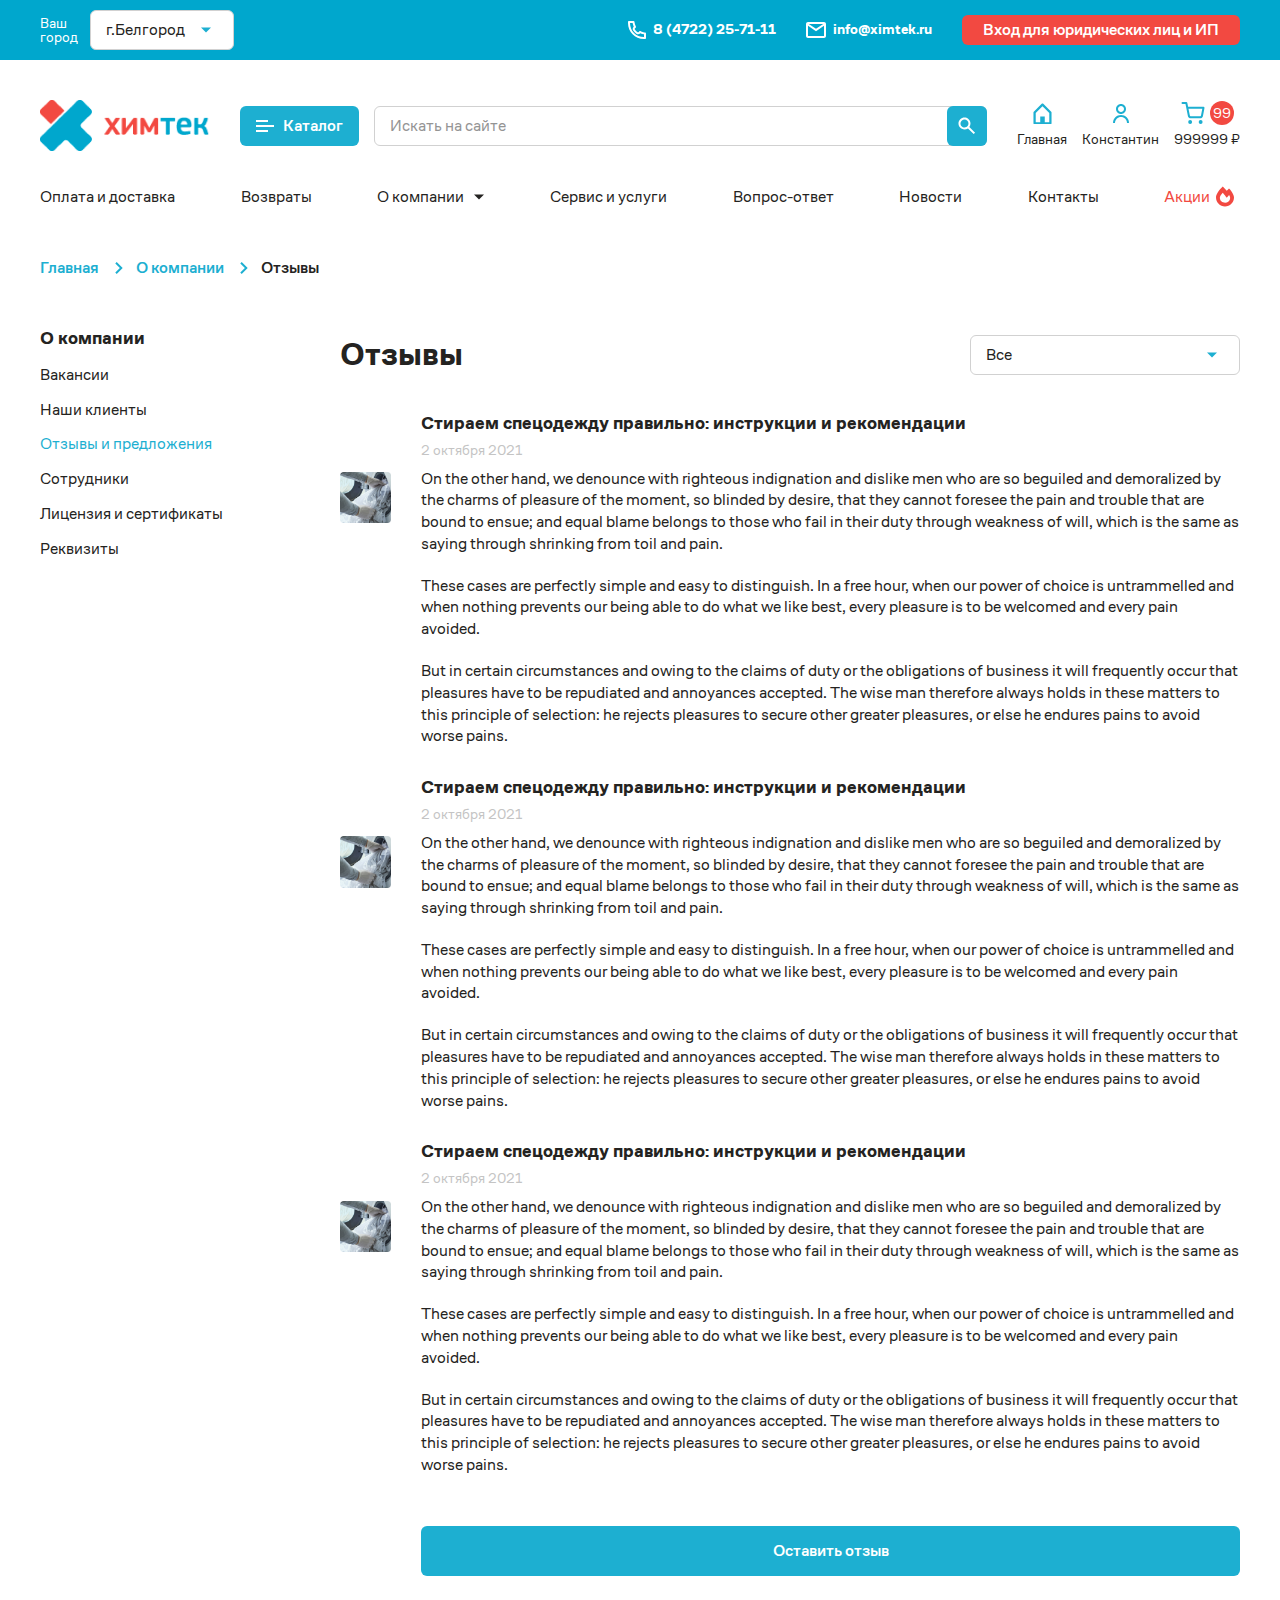
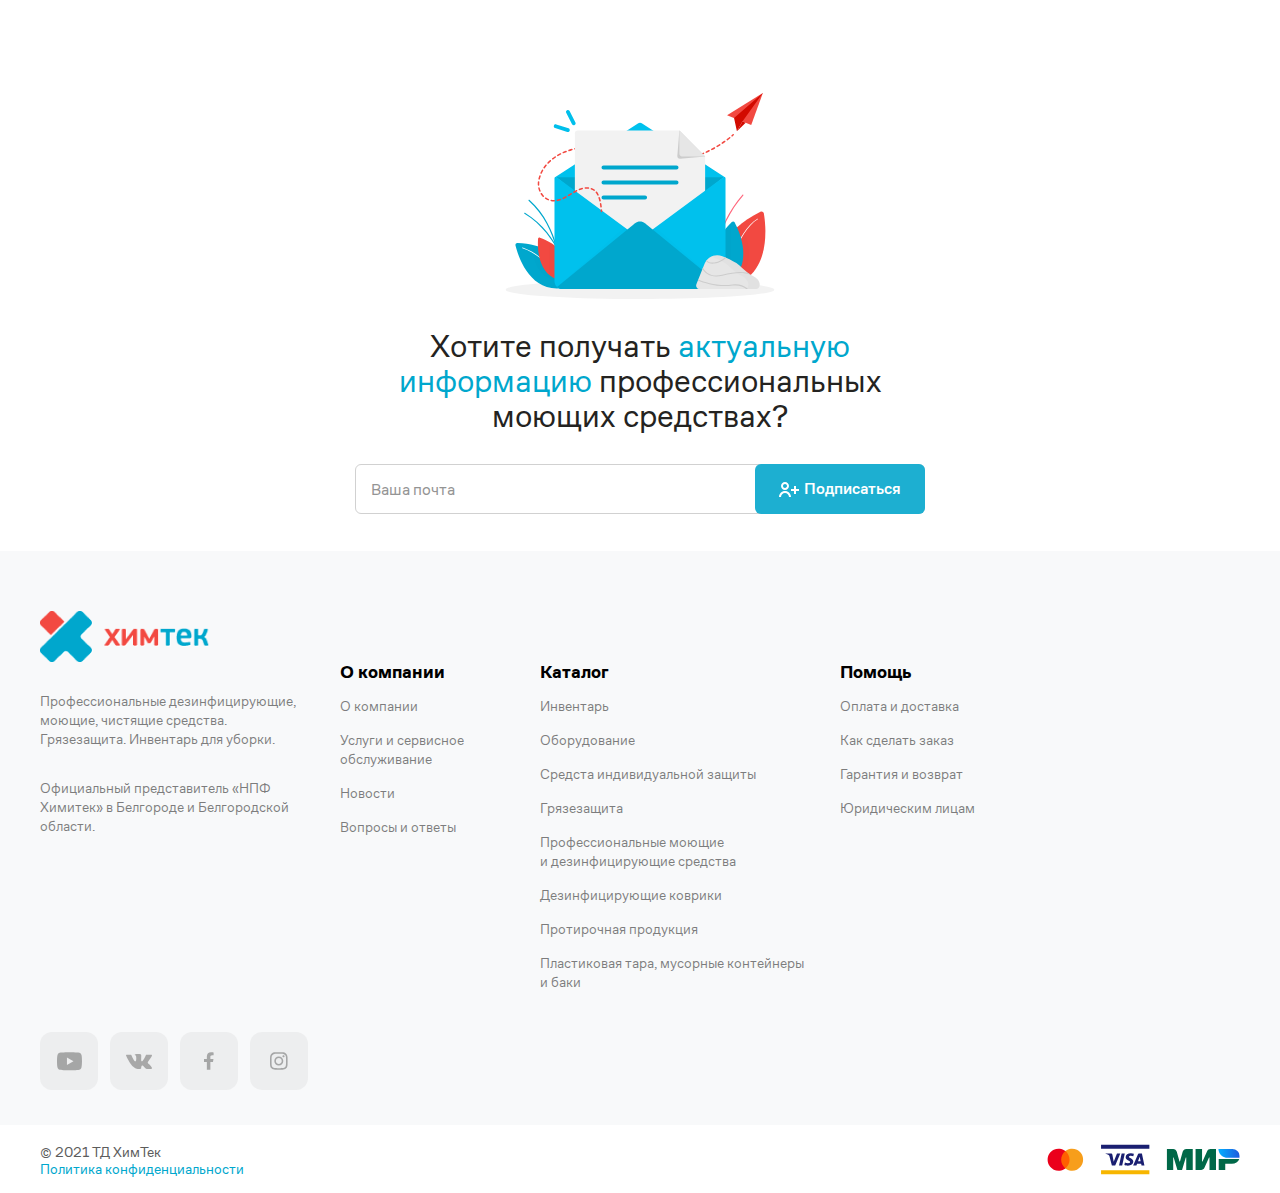
<file: feedback.html>
<!DOCTYPE html>
<html>

<head>
    <meta charset="UTF-8">
    <meta name="viewport" content="width=device-width, initial-scale=1.0, minimum-scale=1.0, maximum-scale=1.0, user-scalable=no">
    <link rel="stylesheet" href="css/bootstrap.min.css">
    <link rel="stylesheet" href="https://unpkg.com/swiper/swiper-bundle.min.css" />
    <link rel="stylesheet" href="css/nice-select.css">
    <link rel="stylesheet" href="css/jquery.fancybox.min.css">
    <link rel='stylesheet' href='css/jquery.mCustomScrollbar.css' />
    <link rel="stylesheet" href="css/style.css">
    <title>Отзывы</title>
</head>

<body>

    <div class="wrapper">

        <header class="header">
            <section class='header-top'>
                <div class='container'>
                    <div class='header-top__inner'>
                        <div class="header__city">
                            <div class="header__city-title">Ваш город</div>
                            <select class="custom-select" name="" id="">
                                <option value="">г.Белгород</option>
                                <option value="">г.Москва</option>
                                <option value="">г.Казань</option>
                            </select>
                        </div>
                        <a href="tel:8 (4722) 25-71-11" class="header__phone">
                            <svg width="18" height="18" viewBox="0 0 18 18" fill="none" xmlns="http://www.w3.org/2000/svg">
                                    <path d="M5.74214 5.68189C4.66901 6.59373 4.27576 8.25671 5.20237 9.59081C6.06948 10.8392 7.16175 11.9313 8.4099 12.798C9.74405 13.7244 11.407 13.3311 12.3187 12.2579L12.3289 12.2626C13.4934 12.8021 14.7304 13.1718 16 13.3603V16L15.9989 16L15.9961 16C8.02151 16.0113 1.99148 9.91112 2.00001 2.00359V2H4.63937L4.63954 2.00117C4.828 3.27065 5.19761 4.50654 5.73714 5.67108L5.74214 5.68189ZM15.9989 18H17C17.5523 18 18 17.5523 18 17V12.4977C18 12.0021 17.637 11.5813 17.1468 11.5086L16.2926 11.3818C15.2123 11.2215 14.1605 10.9069 13.1695 10.4478L12.4166 10.0991C11.9804 9.897 11.462 10.034 11.1826 10.4253L10.8418 10.9024C10.5431 11.3206 9.97278 11.4484 9.55065 11.1552C8.49835 10.4245 7.57607 9.50243 6.84502 8.44989C6.55181 8.02774 6.67955 7.45737 7.09783 7.15866L7.57477 6.81807C7.96609 6.53861 8.10311 6.02021 7.90097 5.5839L7.55184 4.83033C7.09274 3.8394 6.77823 2.78774 6.61786 1.70749L6.49104 0.853159C6.41827 0.362959 5.99745 0 5.50188 0H1.00001C0.447726 0 1.02262e-05 0.447715 1.02262e-05 1V2.00143C-0.00970936 11.0079 6.91023 18.0129 15.9989 18Z" fill="white"/>
                                </svg>
                            <span>8 (4722) 25-71-11</span>
                        </a>
                        <a href="mailto:info@ximtek.ru" class="header__mail">
                            <svg width="20" height="16" viewBox="0 0 20 16" fill="none" xmlns="http://www.w3.org/2000/svg">
                                    <path d="M18 16H2C0.89543 16 0 15.1046 0 14V1.913C0.0466084 0.842548 0.928533 -0.00101238 2 9.11911e-07H18C19.1046 9.11911e-07 20 0.895432 20 2V14C20 15.1046 19.1046 16 18 16ZM2 3.868V14H18V3.868L10 9.2L2 3.868ZM2.8 2L10 6.8L17.2 2H2.8Z" fill="white"/>
                                </svg>
                            <span>info@ximtek.ru</span>
                        </a>
                        <a href="" class="header__login btn btn-red">Вход для юридических лиц и ИП</a>
                    </div>
                </div>
            </section>
            <section class='header-middle'>
                <div class='container'>
                    <div class='header-middle__inner'>
                        <a href="" class="header__logo">
                            <img src="images/logo.png" alt="">
                        </a>
                        <div class="header__catalog-btn header__catalog-btn--dekstop btn btn-blue">
                            <div class="header__catalog-btn-burger">
                                <span></span>
                                <span></span>
                                <span></span>
                            </div>
                            <span>Каталог</span>
                        </div>
                        <div class="header__search">
                            <input type="text" placeholder="Искать на сайте">
                            <button class="header__search-btn btn btn-blue">
                                <svg width="18" height="18" viewBox="0 0 18 18" fill="none" xmlns="http://www.w3.org/2000/svg">
                                    <path d="M15.677 17.1069L9.96198 11.3909C7.41965 13.1984 3.91642 12.7562 1.90285 10.3738C-0.110711 7.99141 0.0371394 4.46349 2.24298 2.2579C4.44824 0.0513442 7.97651 -0.097146 10.3594 1.91631C12.7422 3.92977 13.1846 7.43334 11.377 9.9759L17.092 15.6919L15.678 17.1059L15.677 17.1069ZM6.48498 2.49988C4.58868 2.49946 2.95267 3.83057 2.56745 5.68733C2.18224 7.54409 3.15369 9.41617 4.89366 10.1701C6.63362 10.9241 8.66388 10.3527 9.75522 8.80195C10.8466 7.25117 10.699 5.14721 9.40198 3.7639L10.007 4.3639L9.32498 3.6839L9.31298 3.6719C8.56477 2.91907 7.54637 2.49702 6.48498 2.49988Z" fill="white"/>
                                </svg>
                            </button>
                        </div>
                        <div class="header__mob-nav">
                            <a href="index.html" class="header__lk">
                                <div class="header__lk-top">
                                    <svg width="19" height="21" viewBox="0 0 19 21" fill="none" xmlns="http://www.w3.org/2000/svg">
                                        <path d="M17.409 21.5H1.59092C0.966917 21.5 0.46106 20.9941 0.46106 20.3701V9.53925C0.46106 9.23961 0.580205 8.95227 0.79211 8.74043L8.70117 0.831374C8.91309 0.619212 9.20067 0.5 9.50055 0.5C9.80042 0.5 10.088 0.619212 10.2999 0.831374L18.209 8.74043C18.4211 8.95203 18.5399 9.23963 18.5389 9.53925V20.3701C18.5389 20.9941 18.033 21.5 17.409 21.5ZM7.24025 13.5909H11.7597V19.2403H16.2792V10.007L9.49998 3.22782L2.72079 10.007V19.2403H7.24025V13.5909Z" fill="#1DAFD1"/>
                                    </svg>
                                </div>
                                <div class="header__lk-title">Главная</div>
                            </a>
                            <div class="header__catalog-btn header__catalog-btn--mob">
                                <div class="header__lk-top">
                                    <div class="header__catalog-btn-burger">
                                        <span></span>
                                        <span></span>
                                        <span></span>
                                    </div>
                                </div>

                                <span>Каталог</span>
                            </div>
                            <a href="" class="header__lk">
                                <div class="header__lk-top">
                                    <svg width="16" height="19" viewBox="0 0 16 19" fill="none" xmlns="http://www.w3.org/2000/svg">
                                        <path d="M3 5C3 2.23858 5.23858 0 8 0C10.7614 0 13 2.23858 13 5C13 7.76142 10.7614 10 8 10C5.23858 10 3 7.76142 3 5ZM8 8C9.65685 8 11 6.65685 11 5C11 3.34315 9.65685 2 8 2C6.34315 2 5 3.34315 5 5C5 6.65685 6.34315 8 8 8Z" fill="#1DAFD1"/>
                                        <path d="M2.34315 13.3431C0.842855 14.8434 0 16.8783 0 19H2C2 17.4087 2.63214 15.8826 3.75736 14.7574C4.88258 13.6321 6.4087 13 8 13C9.5913 13 11.1174 13.6321 12.2426 14.7574C13.3679 15.8826 14 17.4087 14 19H16C16 16.8783 15.1571 14.8434 13.6569 13.3431C12.1566 11.8429 10.1217 11 8 11C5.87827 11 3.84344 11.8429 2.34315 13.3431Z" fill="#1DAFD1"/>
                                    </svg>
                                </div>
                                <div class="header__lk-title">Константин</div>
                            </a>
                            <a href="" class="header__cart">
                                <div class="header__cart-top">
                                    <svg width="24" height="24" viewBox="0 0 24 24" fill="none" xmlns="http://www.w3.org/2000/svg">
                                        <path d="M1.50397 1.97705H5.32215L7.88033 14.7584C7.96762 15.1979 8.2067 15.5926 8.55572 15.8736C8.90473 16.1546 9.34145 16.3038 9.78942 16.2952H19.0676C19.5156 16.3038 19.9523 16.1546 20.3013 15.8736C20.6503 15.5926 20.8894 15.1979 20.9767 14.7584L22.504 6.74978H6.27669M10.0949 21.068C10.0949 21.5951 9.66751 22.0225 9.14033 22.0225C8.61315 22.0225 8.18579 21.5951 8.18579 21.068C8.18579 20.5408 8.61315 20.1134 9.14033 20.1134C9.66751 20.1134 10.0949 20.5408 10.0949 21.068ZM20.5949 21.068C20.5949 21.5951 20.1675 22.0225 19.6403 22.0225C19.1131 22.0225 18.6858 21.5951 18.6858 21.068C18.6858 20.5408 19.1131 20.1134 19.6403 20.1134C20.1675 20.1134 20.5949 20.5408 20.5949 21.068Z" stroke="#1DAFD1" stroke-width="2" stroke-linecap="round" stroke-linejoin="round"/>
                                    </svg>
                                    <i>99</i>
                                </div>
                                <div class="header__cart-title">999999 ₽</div>
                            </a>
                        </div>

                    </div>
                </div>
            </section>
            <section class='header-catalog'>
                <div class='container'>
                    <div class="header-catalog__top">
                        <div class="header-catalog__top-title">
                            <span>Каталог</span>
                            <button class="header-catalog__close">
                                <svg width="14" height="15" viewBox="0 0 14 15" fill="none" xmlns="http://www.w3.org/2000/svg">
                                    <path d="M12.59 0.5L7 6.09L1.41 0.5L0 1.91L5.59 7.5L0 13.09L1.41 14.5L7 8.91L12.59 14.5L14 13.09L8.41 7.5L14 1.91L12.59 0.5Z" fill="#242321"/>
                                </svg>
                            </button>
                        </div>
                    </div>
                    <div class='header-catalog__inner'>
                        <div class="header-catalog__left">
                            <div class="header-catalog__tab header-catalog__tab--active" data-tabs-path="1">Инвентарь</div>
                            <div class="header-catalog__tab" data-tabs-path="2">Оборудование</div>
                            <div class="header-catalog__tab" data-tabs-path="3">Средства индивидуальной защиты</div>
                            <div class="header-catalog__tab" data-tabs-path="4">Грязезащита</div>
                            <div class="header-catalog__tab" data-tabs-path="5">Профессиональные моющие и дезинфицирующие средства</div>
                            <div class="header-catalog__tab" data-tabs-path="6">Дезинфицирующие коврики </div>
                            <div class="header-catalog__tab" data-tabs-path="7">Протирочная продукция</div>
                            <div class="header-catalog__tab" data-tabs-path="8">Пластиковая тара, мусорные контейнеры и баки</div>
                        </div>
                        <div class="header-catalog__right">
                            <div class="header-catalog__back">
                                <svg width="8" height="14" viewBox="0 0 8 14" fill="none" xmlns="http://www.w3.org/2000/svg">
                                    <path d="M0.288086 7.00023L6.29809 13.0102L7.71209 11.5962L3.11209 6.99623L7.71209 2.39623L6.29809 0.990234L0.288086 7.00023Z" fill="#1DAFD1"/>
                                </svg>
                                <span>Назад</span>
                            </div>
                            <div class="header-catalog__content header-catalog__content--active" data-content-path="1">
                                <div class="header-catalog__group">
                                    <div class="header-catalog__title">Перчатки</div>
                                    <a href="" class="header-catalog__link">Нитрил</a>
                                    <a href="" class="header-catalog__link">Винил</a>
                                    <a href="" class="header-catalog__link">Латекс</a>
                                </div>
                                <div class="header-catalog__group">
                                    <div class="header-catalog__title">Фартуки, халаты, нарукавники</div>
                                    <a href="" class="header-catalog__link">Фартуки</a>
                                    <a href="" class="header-catalog__link">Нарукавники</a>
                                    <a href="" class="header-catalog__link">Халаты</a>
                                    <a href="" class="header-catalog__link">Комбинезоны</a>
                                </div>
                                <div class="header-catalog__group">
                                    <div class="header-catalog__title">Маска медицинская</div>
                                    <a href="" class="header-catalog__link">Маска трёхслойная</a>
                                    <a href="" class="header-catalog__link">Распиратор</a>
                                </div>
                                <div class="header-catalog__group">
                                    <div class="header-catalog__title">Шапочки</div>
                                    <a href="" class="header-catalog__link">Все шапочки</a>
                                </div>
                            </div>
                            <div class="header-catalog__content" data-content-path="2">
                                <div class="header-catalog__group">
                                    <div class="header-catalog__title">Перчатки 222</div>
                                    <a href="" class="header-catalog__link">Нитрил</a>
                                    <a href="" class="header-catalog__link">Винил</a>
                                    <a href="" class="header-catalog__link">Латекс</a>
                                </div>
                                <div class="header-catalog__group">
                                    <div class="header-catalog__title">Фартуки, халаты, нарукавники</div>
                                    <a href="" class="header-catalog__link">Фартуки</a>
                                    <a href="" class="header-catalog__link">Нарукавники</a>
                                    <a href="" class="header-catalog__link">Халаты</a>
                                    <a href="" class="header-catalog__link">Комбинезоны</a>
                                </div>
                                <div class="header-catalog__group">
                                    <div class="header-catalog__title">Маска медицинская</div>
                                    <a href="" class="header-catalog__link">Маска трёхслойная</a>
                                    <a href="" class="header-catalog__link">Распиратор</a>
                                </div>
                                <div class="header-catalog__group">
                                    <div class="header-catalog__title">Шапочки</div>
                                    <a href="" class="header-catalog__link">Все шапочки</a>
                                </div>
                            </div>
                            <div class="header-catalog__content" data-content-path="3">
                                <div class="header-catalog__group">
                                    <div class="header-catalog__title">Перчатки 33</div>
                                    <a href="" class="header-catalog__link">Нитрил</a>
                                    <a href="" class="header-catalog__link">Винил</a>
                                    <a href="" class="header-catalog__link">Латекс</a>
                                </div>
                                <div class="header-catalog__group">
                                    <div class="header-catalog__title">Фартуки, халаты, нарукавники</div>
                                    <a href="" class="header-catalog__link">Фартуки</a>
                                    <a href="" class="header-catalog__link">Нарукавники</a>
                                    <a href="" class="header-catalog__link">Халаты</a>
                                    <a href="" class="header-catalog__link">Комбинезоны</a>
                                </div>
                                <div class="header-catalog__group">
                                    <div class="header-catalog__title">Маска медицинская</div>
                                    <a href="" class="header-catalog__link">Маска трёхслойная</a>
                                    <a href="" class="header-catalog__link">Распиратор</a>
                                </div>
                                <div class="header-catalog__group">
                                    <div class="header-catalog__title">Шапочки</div>
                                    <a href="" class="header-catalog__link">Все шапочки</a>
                                </div>
                            </div>
                            <div class="header-catalog__content" data-content-path="4">
                                <div class="header-catalog__group">
                                    <div class="header-catalog__title">Перчатки 44</div>
                                    <a href="" class="header-catalog__link">Нитрил</a>
                                    <a href="" class="header-catalog__link">Винил</a>
                                    <a href="" class="header-catalog__link">Латекс</a>
                                </div>
                                <div class="header-catalog__group">
                                    <div class="header-catalog__title">Фартуки, халаты, нарукавники</div>
                                    <a href="" class="header-catalog__link">Фартуки</a>
                                    <a href="" class="header-catalog__link">Нарукавники</a>
                                    <a href="" class="header-catalog__link">Халаты</a>
                                    <a href="" class="header-catalog__link">Комбинезоны</a>
                                </div>
                                <div class="header-catalog__group">
                                    <div class="header-catalog__title">Маска медицинская</div>
                                    <a href="" class="header-catalog__link">Маска трёхслойная</a>
                                    <a href="" class="header-catalog__link">Распиратор</a>
                                </div>
                                <div class="header-catalog__group">
                                    <div class="header-catalog__title">Шапочки</div>
                                    <a href="" class="header-catalog__link">Все шапочки</a>
                                </div>
                            </div>
                            <div class="header-catalog__content" data-content-path="5">
                                <div class="header-catalog__group">
                                    <div class="header-catalog__title">Перчатки 55</div>
                                    <a href="" class="header-catalog__link">Нитрил</a>
                                    <a href="" class="header-catalog__link">Винил</a>
                                    <a href="" class="header-catalog__link">Латекс</a>
                                </div>
                                <div class="header-catalog__group">
                                    <div class="header-catalog__title">Фартуки, халаты, нарукавники</div>
                                    <a href="" class="header-catalog__link">Фартуки</a>
                                    <a href="" class="header-catalog__link">Нарукавники</a>
                                    <a href="" class="header-catalog__link">Халаты</a>
                                    <a href="" class="header-catalog__link">Комбинезоны</a>
                                </div>
                                <div class="header-catalog__group">
                                    <div class="header-catalog__title">Маска медицинская</div>
                                    <a href="" class="header-catalog__link">Маска трёхслойная</a>
                                    <a href="" class="header-catalog__link">Распиратор</a>
                                </div>
                                <div class="header-catalog__group">
                                    <div class="header-catalog__title">Шапочки</div>
                                    <a href="" class="header-catalog__link">Все шапочки</a>
                                </div>
                            </div>
                            <div class="header-catalog__content" data-content-path="6">
                                <div class="header-catalog__group">
                                    <div class="header-catalog__title">Перчатки 66</div>
                                    <a href="" class="header-catalog__link">Нитрил</a>
                                    <a href="" class="header-catalog__link">Винил</a>
                                    <a href="" class="header-catalog__link">Латекс</a>
                                </div>
                                <div class="header-catalog__group">
                                    <div class="header-catalog__title">Фартуки, халаты, нарукавники</div>
                                    <a href="" class="header-catalog__link">Фартуки</a>
                                    <a href="" class="header-catalog__link">Нарукавники</a>
                                    <a href="" class="header-catalog__link">Халаты</a>
                                    <a href="" class="header-catalog__link">Комбинезоны</a>
                                </div>
                                <div class="header-catalog__group">
                                    <div class="header-catalog__title">Маска медицинская</div>
                                    <a href="" class="header-catalog__link">Маска трёхслойная</a>
                                    <a href="" class="header-catalog__link">Распиратор</a>
                                </div>
                                <div class="header-catalog__group">
                                    <div class="header-catalog__title">Шапочки</div>
                                    <a href="" class="header-catalog__link">Все шапочки</a>
                                </div>
                            </div>
                            <div class="header-catalog__content" data-content-path="7">
                                <div class="header-catalog__group">
                                    <div class="header-catalog__title">Перчатки 77</div>
                                    <a href="" class="header-catalog__link">Нитрил</a>
                                    <a href="" class="header-catalog__link">Винил</a>
                                    <a href="" class="header-catalog__link">Латекс</a>
                                </div>
                                <div class="header-catalog__group">
                                    <div class="header-catalog__title">Фартуки, халаты, нарукавники</div>
                                    <a href="" class="header-catalog__link">Фартуки</a>
                                    <a href="" class="header-catalog__link">Нарукавники</a>
                                    <a href="" class="header-catalog__link">Халаты</a>
                                    <a href="" class="header-catalog__link">Комбинезоны</a>
                                </div>
                                <div class="header-catalog__group">
                                    <div class="header-catalog__title">Маска медицинская</div>
                                    <a href="" class="header-catalog__link">Маска трёхслойная</a>
                                    <a href="" class="header-catalog__link">Распиратор</a>
                                </div>
                                <div class="header-catalog__group">
                                    <div class="header-catalog__title">Шапочки</div>
                                    <a href="" class="header-catalog__link">Все шапочки</a>
                                </div>
                            </div>
                            <div class="header-catalog__content" data-content-path="8">
                                <div class="header-catalog__group">
                                    <div class="header-catalog__title">Перчатки 88</div>
                                    <a href="" class="header-catalog__link">Нитрил</a>
                                    <a href="" class="header-catalog__link">Винил</a>
                                    <a href="" class="header-catalog__link">Латекс</a>
                                </div>
                                <div class="header-catalog__group">
                                    <div class="header-catalog__title">Фартуки, халаты, нарукавники</div>
                                    <a href="" class="header-catalog__link">Фартуки</a>
                                    <a href="" class="header-catalog__link">Нарукавники</a>
                                    <a href="" class="header-catalog__link">Халаты</a>
                                    <a href="" class="header-catalog__link">Комбинезоны</a>
                                </div>
                                <div class="header-catalog__group">
                                    <div class="header-catalog__title">Маска медицинская</div>
                                    <a href="" class="header-catalog__link">Маска трёхслойная</a>
                                    <a href="" class="header-catalog__link">Распиратор</a>
                                </div>
                                <div class="header-catalog__group">
                                    <div class="header-catalog__title">Шапочки</div>
                                    <a href="" class="header-catalog__link">Все шапочки</a>
                                </div>
                            </div>
                        </div>
                    </div>
                </div>
            </section>
            <section class='header-bottom'>
                <div class='container'>
                    <nav class="nav">
                        <div class="nav__item">
                            <a href="" class="nav__link">
                                <span>Оплата и доставка</span>
                            </a>
                        </div>
                        <div class="nav__item">
                            <a href="" class="nav__link">
                                <span>Возвраты</span>
                            </a>
                        </div>
                        <div class="nav__item">
                            <div class="nav__item-show">
                                <span>О компании</span>
                                <svg width="10" height="6" viewBox="0 0 10 6" fill="none" xmlns="http://www.w3.org/2000/svg">
                                    <path d="M5 5.5L10 0.5L0 0.5L5 5.5Z" fill="#242321"/>
                                </svg>
                            </div>
                            <div class="nav__item-hidden">
                                <div class="nav__item-hidden-inner">
                                    <a href="">lorem1</a>
                                    <a href="">lorem1</a>
                                    <a href="">lorem1</a>
                                    <a href="">lorem1</a>
                                    <a href="">lorem1</a>
                                </div>
                            </div>
                        </div>
                        <div class="nav__item">
                            <a href="" class="nav__link">
                                <span>Сервис и услуги</span>
                            </a>
                        </div>
                        <div class="nav__item">
                            <a href="" class="nav__link">
                                <span>Вопрос-ответ</span>
                            </a>
                        </div>
                        <div class="nav__item">
                            <a href="" class="nav__link">
                                <span>Новости</span>
                            </a>
                        </div>
                        <div class="nav__item">
                            <a href="" class="nav__link">
                                <span>Контакты</span>
                            </a>
                        </div>
                        <div class="nav__item">
                            <a href="" class="nav__link nav__link--action">
                                <span>Акции</span>
                                <svg width="18" height="21" viewBox="0 0 18 21" fill="none" xmlns="http://www.w3.org/2000/svg">
                                    <path d="M13.0002 2.5C12.1645 3.25391 11.4099 4.04648 10.7413 4.84258C9.64607 3.37578 8.28804 1.88789 6.75 0.5C2.80205 4.06133 0 8.70156 0 11.5C0 16.4707 4.02951 20.5 9 20.5C13.9705 20.5 18 16.4707 18 11.5C18 9.41914 15.9115 5.12734 13.0002 2.5ZM12.2179 15.8066C11.3476 16.3988 10.2745 16.75 9.11491 16.75C6.21603 16.75 3.85714 14.8852 3.85714 11.8574C3.85714 10.3492 4.83388 9.02031 6.78174 6.75C7.06018 7.06172 10.7526 11.6461 10.7526 11.6461L13.1083 9.03359C13.2746 9.30117 13.4261 9.56289 13.5611 9.81367C14.66 11.8523 14.1963 14.4609 12.2179 15.8066Z" fill="#F24941"/>
                                </svg>
                            </a>
                        </div>
                    </nav>
                </div>
            </section>
        </header>

        <div class="breadcrumbs">
            <div class="container">
                <div class='breadcrumbs__wrap'>
                    <a class='breadcrumbs__item' href='index.html'>
                        Главная
                    </a>
                    <a class='breadcrumbs__item'>
                        О компании
                    </a>
                    <span class='breadcrumbs__item'>
                        Отзывы
                    </span>
                </div>

            </div>
        </div>

        <main class="content">

            <section class="reviews">
                <div class="container">
                    <div class="reviews__inner">
                        <div class="reviews__left">
                            <div class="reviews__left-title reviews__left-title--active">О компании</div>
                            <a class="reviews__left-link" href="">Вакансии</a>
                            <a class="reviews__left-link" href="">Наши клиенты</a>
                            <a class="reviews__left-link reviews__left-link--active" href="">Отзывы и предложения</a>
                            <a class="reviews__left-link" href="">Сотрудники</a>
                            <a class="reviews__left-link" href="">Лицензия и сертификаты</a>
                            <a class="reviews__left-link" href="">Реквизиты</a>
                        </div>
                        <div class="reviews__right">
                            <div class="reviews__top">
                                <div class="reviews__right-title">Отзывы</div>
                                <select class="custom-select" name="" id="">
                                    <option value="">Все</option>
                                    <option value="">2021</option>
                                    <option value="">2020</option>
                                </select>
                            </div>
                            <div class="reviews__item">
                                <div class="reviews__item-img">
                                    <img src="images/reviews.jpg" alt="">
                                </div>
                                <div class="reviews__text-block">
                                    <div class="reviews__text-title">Стираем спецодежду правильно: инструкции и рекомендации</div>
                                    <span>2 октября 2021</span>
                                    <p>On the other hand, we denounce with righteous indignation and dislike men who are so beguiled and demoralized by the charms of pleasure of the moment, so blinded by desire, that they cannot foresee the pain and trouble
                                        that are bound to ensue; and equal blame belongs to those who fail in their duty through weakness of will, which is the same as saying through shrinking from toil and pain.
                                    </p>
                                    <p>These cases are perfectly simple and easy to distinguish. In a free hour, when our power of choice is untrammelled and when nothing prevents our being able to do what we like best, every pleasure is to be welcomed and
                                        every pain avoided.
                                    </p>
                                    <p>But in certain circumstances and owing to the claims of duty or the obligations of business it will frequently occur that pleasures have to be repudiated and annoyances accepted. The wise man therefore always holds
                                        in these matters to this principle of selection: he rejects pleasures to secure other greater pleasures, or else he endures pains to avoid worse pains.
                                    </p>
                                </div>
                            </div>
                            <div class="reviews__item">
                                <div class="reviews__item-img">
                                    <img src="images/reviews.jpg" alt="">
                                </div>
                                <div class="reviews__text-block">
                                    <div class="reviews__text-title">Стираем спецодежду правильно: инструкции и рекомендации</div>
                                    <span>2 октября 2021</span>
                                    <p>On the other hand, we denounce with righteous indignation and dislike men who are so beguiled and demoralized by the charms of pleasure of the moment, so blinded by desire, that they cannot foresee the pain and trouble
                                        that are bound to ensue; and equal blame belongs to those who fail in their duty through weakness of will, which is the same as saying through shrinking from toil and pain.
                                    </p>
                                    <p>These cases are perfectly simple and easy to distinguish. In a free hour, when our power of choice is untrammelled and when nothing prevents our being able to do what we like best, every pleasure is to be welcomed and
                                        every pain avoided.
                                    </p>
                                    <p>But in certain circumstances and owing to the claims of duty or the obligations of business it will frequently occur that pleasures have to be repudiated and annoyances accepted. The wise man therefore always holds
                                        in these matters to this principle of selection: he rejects pleasures to secure other greater pleasures, or else he endures pains to avoid worse pains.
                                    </p>
                                </div>
                            </div>
                            <div class="reviews__item">
                                <div class="reviews__item-img">
                                    <img src="images/reviews.jpg" alt="">
                                </div>
                                <div class="reviews__text-block">
                                    <div class="reviews__text-title">Стираем спецодежду правильно: инструкции и рекомендации</div>
                                    <span>2 октября 2021</span>
                                    <p>On the other hand, we denounce with righteous indignation and dislike men who are so beguiled and demoralized by the charms of pleasure of the moment, so blinded by desire, that they cannot foresee the pain and trouble
                                        that are bound to ensue; and equal blame belongs to those who fail in their duty through weakness of will, which is the same as saying through shrinking from toil and pain.
                                    </p>
                                    <p>These cases are perfectly simple and easy to distinguish. In a free hour, when our power of choice is untrammelled and when nothing prevents our being able to do what we like best, every pleasure is to be welcomed and
                                        every pain avoided.
                                    </p>
                                    <p>But in certain circumstances and owing to the claims of duty or the obligations of business it will frequently occur that pleasures have to be repudiated and annoyances accepted. The wise man therefore always holds
                                        in these matters to this principle of selection: he rejects pleasures to secure other greater pleasures, or else he endures pains to avoid worse pains.
                                    </p>
                                    <button class="reviews__button btn btn-blue">Оставить отзыв</button>
                                </div>
                            </div>


                        </div>
                    </div>
                </div>
            </section>

            <section class='follow'>
                <div class='container'>
                    <div class='follow__inner'>
                        <img src="images/feedback.svg" alt="" class="follow__img">
                        <div class="follow__title">
                            Хотите получать <strong> актуальную информацию </strong> профессиональных моющих средствах?
                        </div>
                        <form action="" class="follow__form">
                            <input type="email" placeholder="Ваша почта">
                            <button class="follow__form-btn btn btn-blue">
                                <svg width="20" height="15" viewBox="0 0 20 15" fill="none" xmlns="http://www.w3.org/2000/svg">
                                    <path d="M2 15H0C0 11.6863 2.68629 9 6 9C9.31371 9 12 11.6863 12 15H10C10 12.7909 8.20914 11 6 11C3.79086 11 2 12.7909 2 15ZM17 12H15V9H12V7H15V4H17V7H20V9H17V12ZM6 8C3.79086 8 2 6.20914 2 4C2 1.79086 3.79086 0 6 0C8.20914 0 10 1.79086 10 4C9.99724 6.208 8.208 7.99725 6 8ZM6 2C4.9074 2.00111 4.01789 2.87885 4.00223 3.97134C3.98658 5.06383 4.85057 5.9667 5.94269 5.99912C7.03481 6.03153 7.95083 5.1815 8 4.09V4.49V4C8 2.89543 7.10457 2 6 2Z" fill="white"/>
                                </svg>
                                <span>Подписаться</span>
                            </button>
                        </form>
                    </div>
                </div>
            </section>

        </main>

        <footer class="footer">
            <section class='footer-top'>
                <div class='container'>
                    <a href="" class="footer__logo">
                        <img src="images/logo.png" alt="">
                    </a>
                    <div class='footer-top__inner'>
                        <div class="footer__col">
                            <div class="footer__desc">Профессиональные дезинфицирующие, моющие, чистящие средства. Грязезащита. Инвентарь для уборки.</div>
                            <div class="footer__desc">Официальный представитель «НПФ Химитек» в Белгороде и Белгородской области.</div>
                        </div>
                        <div class="footer__col">
                            <div class="footer__title">О компании</div>
                            <a href="" class="footer__link">О компании</a>
                            <a href="" class="footer__link">Услуги и сервисное
                                обслуживание</a>
                            <a href="" class="footer__link">Новости</a>
                            <a href="" class="footer__link">Вопросы и ответы</a>
                        </div>
                        <div class="footer__col">
                            <div class="footer__title">Каталог</div>
                            <a href="" class="footer__link">Инвентарь</a>
                            <a href="" class="footer__link">Оборудование</a>
                            <a href="" class="footer__link">Средста индивидуальной защиты</a>
                            <a href="" class="footer__link">Грязезащита</a>
                            <a href="" class="footer__link">Профессиональные моющие
                                и дезинфицирующие средства</a>
                            <a href="" class="footer__link">Дезинфицирующие коврики</a>
                            <a href="" class="footer__link">Протирочная продукция</a>
                            <a href="" class="footer__link">Пластиковая тара, мусорные контейнеры и баки</a>
                        </div>
                        <div class="footer__col">
                            <div class="footer__title">Помощь</div>
                            <a href="" class="footer__link">Оплата и доставка</a>
                            <a href="" class="footer__link">Как сделать заказ</a>
                            <a href="" class="footer__link">Гарантия и возврат</a>
                            <a href="" class="footer__link">Юридическим лицам</a>
                        </div>
                    </div>
                    <div class="footer__socials">
                        <a href="" class="footer__socials-item">
                            <svg width="25" height="19" viewBox="0 0 25 19" fill="none" xmlns="http://www.w3.org/2000/svg">
                                <path d="M24.4776 3.01634C24.1901 1.90775 23.3429 1.03465 22.2673 0.738357C20.3177 0.199951 12.5 0.199951 12.5 0.199951C12.5 0.199951 4.68232 0.199951 2.73266 0.738357C1.65706 1.0347 0.80992 1.90775 0.522399 3.01634C0 5.02573 0 9.21814 0 9.21814C0 9.21814 0 13.4105 0.522399 15.4199C0.80992 16.5285 1.65706 17.3652 2.73266 17.6615C4.68232 18.2 12.5 18.2 12.5 18.2C12.5 18.2 20.3177 18.2 22.2673 17.6615C23.3429 17.3652 24.1901 16.5285 24.4776 15.4199C25 13.4105 25 9.21814 25 9.21814C25 9.21814 25 5.02573 24.4776 3.01634ZM9.94316 13.0245V5.41175L16.4772 9.21823L9.94316 13.0245Z" fill="#4E4E4E" fill-opacity="0.45"/>
                            </svg>
                        </a>
                        <a href="" class="footer__socials-item">
                            <svg width="26" height="15" viewBox="0 0 26 15" fill="none" xmlns="http://www.w3.org/2000/svg">
                                <path d="M25.8621 13.5466C25.8306 13.478 25.8013 13.4211 25.774 13.3755C25.3229 12.554 24.4609 11.5456 23.1884 10.3502L23.1615 10.3228L23.1481 10.3094L23.1345 10.2956H23.1208C22.5433 9.73891 22.1776 9.36461 22.0245 9.17298C21.7442 8.80793 21.6815 8.43842 21.8346 8.06402C21.9428 7.78115 22.3492 7.18377 23.053 6.27105C23.4231 5.78734 23.7163 5.39966 23.9328 5.10759C25.4942 3.00858 26.1711 1.66729 25.9634 1.08319L25.8828 0.94669C25.8286 0.864514 25.6887 0.789337 25.4634 0.720777C25.2375 0.65236 24.9488 0.641046 24.5967 0.686641L20.6981 0.713873C20.635 0.691243 20.5448 0.693352 20.4273 0.720777C20.31 0.748201 20.2513 0.761961 20.2513 0.761961L20.1834 0.796241L20.1295 0.837425C20.0844 0.864657 20.0348 0.912554 19.9806 0.981019C19.9267 1.04924 19.8816 1.12931 19.8455 1.22055C19.4211 2.32475 18.9385 3.35139 18.3969 4.3004C18.063 4.86628 17.7563 5.3567 17.4762 5.77195C17.1965 6.18705 16.9619 6.49289 16.7725 6.68893C16.5828 6.88517 16.4117 7.04238 16.2579 7.16114C16.1045 7.27994 15.9873 7.33014 15.9062 7.31178C15.8249 7.29341 15.7483 7.2752 15.6758 7.25698C15.5495 7.1748 15.448 7.06304 15.3714 6.92161C15.2945 6.78017 15.2427 6.60215 15.2156 6.3877C15.1887 6.1731 15.1728 5.98851 15.1682 5.83332C15.164 5.67831 15.1659 5.45906 15.1751 5.17619C15.1845 4.89318 15.1887 4.70169 15.1887 4.60129C15.1887 4.25446 15.1954 3.87805 15.2088 3.47196C15.2225 3.06588 15.2335 2.74412 15.2428 2.50709C15.252 2.26981 15.2562 2.01877 15.2562 1.75412C15.2562 1.48947 15.2403 1.28192 15.2088 1.13128C15.1777 0.980826 15.13 0.834788 15.067 0.693209C15.0037 0.551773 14.9111 0.442364 14.7895 0.364694C14.6677 0.287121 14.5163 0.22556 14.3361 0.179821C13.8577 0.0703642 13.2486 0.011153 12.5084 0.00194768C10.8299 -0.0162712 9.75134 0.0933293 9.27303 0.330606C9.08351 0.430857 8.91202 0.567834 8.75868 0.741105C8.59619 0.941943 8.57353 1.05154 8.69083 1.06957C9.23239 1.1516 9.61578 1.34784 9.84143 1.65809L9.92274 1.82249C9.98599 1.9411 10.0491 2.1511 10.1124 2.45219C10.1755 2.75328 10.2162 3.08635 10.2341 3.45121C10.2792 4.11749 10.2792 4.68783 10.2341 5.16229C10.1889 5.63694 10.1463 6.00644 10.1055 6.2711C10.0648 6.53575 10.0039 6.75021 9.92274 6.91441C9.84143 7.07867 9.78733 7.17907 9.76021 7.2155C9.73314 7.25194 9.71057 7.27491 9.69264 7.28392C9.57534 7.32937 9.45334 7.35253 9.32708 7.35253C9.20063 7.35253 9.04729 7.28857 8.86683 7.16075C8.68642 7.03293 8.49918 6.85736 8.30511 6.63375C8.11105 6.41009 7.89218 6.09754 7.64843 5.69605C7.40486 5.29457 7.15214 4.82006 6.89042 4.27254L6.67388 3.87546C6.53851 3.62002 6.35359 3.24806 6.11894 2.75994C5.88415 2.27163 5.67661 1.79928 5.4962 1.343C5.42409 1.15136 5.31575 1.00547 5.17137 0.905075L5.10361 0.86389C5.05857 0.827453 4.98626 0.788761 4.88707 0.747529C4.78774 0.706345 4.68409 0.676811 4.57571 0.65864L0.866541 0.685873C0.487513 0.685873 0.230338 0.7727 0.0949232 0.946115L0.0407288 1.02815C0.0136553 1.07384 0 1.14681 0 1.24725C0 1.34765 0.0270735 1.47087 0.0812679 1.61676C0.622738 2.90359 1.21157 4.14462 1.84778 5.34007C2.48398 6.53551 3.03683 7.49847 3.50599 8.22809C3.97525 8.95823 4.45357 9.64734 4.94094 10.2951C5.42831 10.943 5.75091 11.3583 5.90875 11.5407C6.06679 11.7235 6.19092 11.8601 6.28115 11.9513L6.61964 12.2798C6.83622 12.4989 7.15428 12.7612 7.57394 13.0669C7.9937 13.3727 8.4584 13.6738 8.9683 13.9706C9.47828 14.267 10.0716 14.5088 10.7485 14.6958C11.4253 14.883 12.0841 14.9582 12.7249 14.9219H14.2817C14.5975 14.8944 14.8367 14.794 14.9992 14.6207L15.0531 14.5521C15.0893 14.4976 15.1232 14.413 15.1545 14.2991C15.1862 14.1851 15.2019 14.0594 15.2019 13.9227C15.1927 13.5304 15.2222 13.1768 15.2897 12.862C15.3572 12.5473 15.4341 12.31 15.5201 12.1502C15.6061 11.9906 15.7031 11.8558 15.8111 11.7466C15.9193 11.6372 15.9964 11.5709 16.0416 11.548C16.0865 11.5251 16.1224 11.5095 16.1495 11.5001C16.3661 11.4272 16.621 11.4978 16.9146 11.7125C17.2079 11.9269 17.4831 12.1917 17.7404 12.5064C17.9977 12.8214 18.3067 13.1748 18.6676 13.5672C19.0288 13.9596 19.3446 14.2514 19.6152 14.4433L19.8858 14.6076C20.0666 14.7172 20.3012 14.8176 20.5901 14.9088C20.8784 15 21.131 15.0228 21.3479 14.9772L24.8133 14.9226C25.1561 14.9226 25.4228 14.8652 25.612 14.7513C25.8015 14.6372 25.9141 14.5116 25.9504 14.3749C25.9867 14.2381 25.9886 14.0828 25.9573 13.9092C25.9252 13.7361 25.8936 13.6151 25.8621 13.5466Z" fill="#A8A8A8"/>
                            </svg>
                        </a>
                        <a href="" class="footer__socials-item">
                            <svg width="10" height="18" viewBox="0 0 10 18" fill="none" xmlns="http://www.w3.org/2000/svg">
                                <path d="M8.9709 10.1L9.46872 6.91476H6.35612V4.8478C6.35612 3.97639 6.79093 3.12698 8.18496 3.12698H9.6V0.415139C9.6 0.415139 8.31589 0.199951 7.08815 0.199951C4.52483 0.199951 2.84933 1.72551 2.84933 4.4872V6.91476H0V10.1H2.84933V17.8H6.35612V10.1H8.9709Z" fill="#4E4E4E" fill-opacity="0.45"/>
                            </svg>
                        </a>
                        <a href="" class="footer__socials-item">
                            <svg width="18" height="18" viewBox="0 0 18 18" fill="none" xmlns="http://www.w3.org/2000/svg">
                                <path d="M8.80196 4.48753C6.30479 4.48753 4.29055 6.50222 4.29055 8.99995C4.29055 11.4977 6.30479 13.5124 8.80196 13.5124C11.2991 13.5124 13.3134 11.4977 13.3134 8.99995C13.3134 6.50222 11.2991 4.48753 8.80196 4.48753ZM8.80196 11.9336C7.18822 11.9336 5.86896 10.618 5.86896 8.99995C5.86896 7.38192 7.18429 6.06629 8.80196 6.06629C10.4196 6.06629 11.735 7.38192 11.735 8.99995C11.735 10.618 10.4157 11.9336 8.80196 11.9336V11.9336ZM14.5502 4.30295C14.5502 4.88811 14.079 5.35546 13.4979 5.35546C12.9129 5.35546 12.4456 4.88419 12.4456 4.30295C12.4456 3.72172 12.9168 3.25045 13.4979 3.25045C14.079 3.25045 14.5502 3.72172 14.5502 4.30295ZM17.5382 5.37117C17.4714 3.96128 17.1494 2.71241 16.1168 1.68347C15.0881 0.654531 13.8395 0.332496 12.4299 0.261805C10.9772 0.179333 6.62282 0.179333 5.17006 0.261805C3.76442 0.328569 2.51583 0.650604 1.48319 1.67955C0.450552 2.70849 0.132515 3.95735 0.0618405 5.36724C-0.0206135 6.82032 -0.0206135 11.1757 0.0618405 12.6287C0.128589 14.0386 0.450552 15.2875 1.48319 16.3164C2.51583 17.3454 3.76049 17.6674 5.17006 17.7381C6.62282 17.8206 10.9772 17.8206 12.4299 17.7381C13.8395 17.6713 15.0881 17.3493 16.1168 16.3164C17.1455 15.2875 17.4675 14.0386 17.5382 12.6287C17.6206 11.1757 17.6206 6.82425 17.5382 5.37117V5.37117ZM15.6613 14.1879C15.3551 14.9576 14.7622 15.5506 13.9887 15.8609C12.8304 16.3204 10.082 16.2143 8.80196 16.2143C7.52196 16.2143 4.76957 16.3164 3.61521 15.8609C2.84564 15.5545 2.25276 14.9615 1.94258 14.1879C1.48319 13.0293 1.5892 10.2802 1.5892 8.99995C1.5892 7.71967 1.48712 4.96666 1.94258 3.81205C2.24883 3.0423 2.84172 2.44929 3.61521 2.13903C4.7735 1.67954 7.52196 1.78558 8.80196 1.78558C10.082 1.78558 12.8344 1.68347 13.9887 2.13903C14.7583 2.44536 15.3512 3.03838 15.6613 3.81205C16.1207 4.97059 16.0147 7.71967 16.0147 8.99995C16.0147 10.2802 16.1207 13.0332 15.6613 14.1879Z" fill="#4E4E4E" fill-opacity="0.45"/>
                            </svg>
                        </a>
                    </div>
                </div>
            </section>
            <section class='footer-bottom'>
                <div class='container'>
                    <div class='footer-bottom__inner'>
                        <div class="footer-bottom__left">
                            <div class="footer__by">© 2021 ТД ХимТек</div>
                            <a href="" class="footer__privacy">Политика конфиденциальности</a>
                        </div>
                        <div class="footer__pay">
                            <a href="" class="footer__pay-item">
                                <img src="images/mastercard.svg" alt="">
                            </a>
                            <a href="" class="footer__pay-item">
                                <img src="images/visa.svg" alt="">
                            </a>
                            <a href="" class="footer__pay-item">
                                <img src="images/mir.svg" alt="">
                            </a>
                        </div>
                    </div>
                </div>
            </section>
        </footer>


        <script src="js/jquery-1.11.3.min.js"></script>
        <script src="js/jquery.nice-select.min.js"></script>
        <script src="js/jquery.maskedinput.min.js"></script>
        <script src="js/bootstrap.min.js"></script>
        <script src="js/jquery.fancybox.min.js"></script>
        <script src='js/jquery.mCustomScrollbar.concat.min.js'></script>
        <script src="js/swiper.js"></script>
        <script src="js/index.js"></script>
    </div>



</body>

</html>
</file>
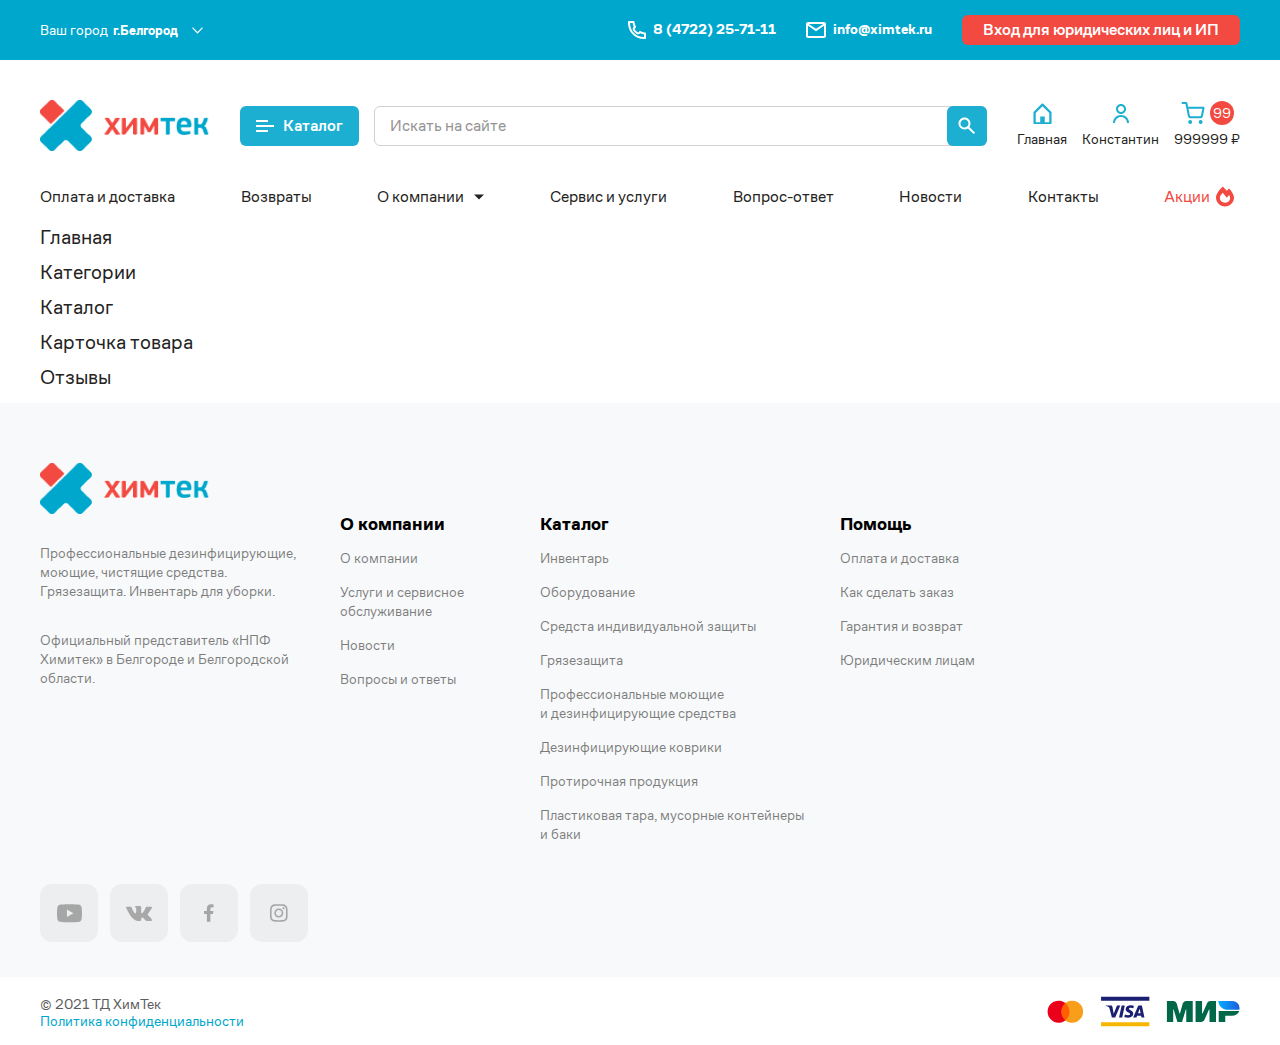
<file: nav.html>
<!DOCTYPE html>
<html>

<head>
    <meta charset="UTF-8">
    <meta name="viewport" content="width=device-width, initial-scale=1.0, minimum-scale=1.0, maximum-scale=1.0, user-scalable=no">
    <link rel="stylesheet" href="css/bootstrap.min.css">
    <link rel="stylesheet" href="https://unpkg.com/swiper/swiper-bundle.min.css" />
    <link rel="stylesheet" href="css/nice-select.css">
    <link rel="stylesheet" href="css/jquery.fancybox.min.css">
    <link rel='stylesheet' href='css/jquery.mCustomScrollbar.css' />
    <link rel="stylesheet" href="css/style.css">
    <title>Главная</title>
</head>

<body>

    <div class="wrapper">

        <header class="header">
            <section class='header-top'>
                <div class='container'>
                    <div class='header-top__inner'>
                        <div class="header__city">
                            <div class="header__city-title">Ваш город</div>
                            <select class="city-select" name="" id="">
                                <option value="">г.Белгород</option>
                                <option value="">г.Москва</option>
                                <option value="">г.Казань</option>
                            </select>
                        </div>
                        <a href="tel:8 (4722) 25-71-11" class="header__phone">
                            <svg width="18" height="18" viewBox="0 0 18 18" fill="none" xmlns="http://www.w3.org/2000/svg">
                                    <path d="M5.74214 5.68189C4.66901 6.59373 4.27576 8.25671 5.20237 9.59081C6.06948 10.8392 7.16175 11.9313 8.4099 12.798C9.74405 13.7244 11.407 13.3311 12.3187 12.2579L12.3289 12.2626C13.4934 12.8021 14.7304 13.1718 16 13.3603V16L15.9989 16L15.9961 16C8.02151 16.0113 1.99148 9.91112 2.00001 2.00359V2H4.63937L4.63954 2.00117C4.828 3.27065 5.19761 4.50654 5.73714 5.67108L5.74214 5.68189ZM15.9989 18H17C17.5523 18 18 17.5523 18 17V12.4977C18 12.0021 17.637 11.5813 17.1468 11.5086L16.2926 11.3818C15.2123 11.2215 14.1605 10.9069 13.1695 10.4478L12.4166 10.0991C11.9804 9.897 11.462 10.034 11.1826 10.4253L10.8418 10.9024C10.5431 11.3206 9.97278 11.4484 9.55065 11.1552C8.49835 10.4245 7.57607 9.50243 6.84502 8.44989C6.55181 8.02774 6.67955 7.45737 7.09783 7.15866L7.57477 6.81807C7.96609 6.53861 8.10311 6.02021 7.90097 5.5839L7.55184 4.83033C7.09274 3.8394 6.77823 2.78774 6.61786 1.70749L6.49104 0.853159C6.41827 0.362959 5.99745 0 5.50188 0H1.00001C0.447726 0 1.02262e-05 0.447715 1.02262e-05 1V2.00143C-0.00970936 11.0079 6.91023 18.0129 15.9989 18Z" fill="white"/>
                                </svg>
                            <span>8 (4722) 25-71-11</span>
                        </a>
                        <a href="mailto:info@ximtek.ru" class="header__mail">
                            <svg width="20" height="16" viewBox="0 0 20 16" fill="none" xmlns="http://www.w3.org/2000/svg">
                                    <path d="M18 16H2C0.89543 16 0 15.1046 0 14V1.913C0.0466084 0.842548 0.928533 -0.00101238 2 9.11911e-07H18C19.1046 9.11911e-07 20 0.895432 20 2V14C20 15.1046 19.1046 16 18 16ZM2 3.868V14H18V3.868L10 9.2L2 3.868ZM2.8 2L10 6.8L17.2 2H2.8Z" fill="white"/>
                                </svg>
                            <span>info@ximtek.ru</span>
                        </a>
                        <a href="" class="header__login btn btn-red">Вход для юридических лиц и ИП</a>
                    </div>
                </div>
            </section>
            <section class='header-middle'>
                <div class='container'>
                    <div class='header-middle__inner'>
                        <a href="" class="header__logo">
                            <img src="images/logo.png" alt="">
                        </a>
                        <div class="header__catalog-btn header__catalog-btn--dekstop btn btn-blue">
                            <div class="header__catalog-btn-burger">
                                <span></span>
                                <span></span>
                                <span></span>
                            </div>
                            <span>Каталог</span>
                        </div>
                        <div class="header__search">
                            <input type="text" placeholder="Искать на сайте">
                            <button class="header__search-btn btn btn-blue">
                                <svg width="18" height="18" viewBox="0 0 18 18" fill="none" xmlns="http://www.w3.org/2000/svg">
                                    <path d="M15.677 17.1069L9.96198 11.3909C7.41965 13.1984 3.91642 12.7562 1.90285 10.3738C-0.110711 7.99141 0.0371394 4.46349 2.24298 2.2579C4.44824 0.0513442 7.97651 -0.097146 10.3594 1.91631C12.7422 3.92977 13.1846 7.43334 11.377 9.9759L17.092 15.6919L15.678 17.1059L15.677 17.1069ZM6.48498 2.49988C4.58868 2.49946 2.95267 3.83057 2.56745 5.68733C2.18224 7.54409 3.15369 9.41617 4.89366 10.1701C6.63362 10.9241 8.66388 10.3527 9.75522 8.80195C10.8466 7.25117 10.699 5.14721 9.40198 3.7639L10.007 4.3639L9.32498 3.6839L9.31298 3.6719C8.56477 2.91907 7.54637 2.49702 6.48498 2.49988Z" fill="white"/>
                                </svg>
                            </button>
                        </div>
                        <div class="header__mob-nav">
                            <a href="index.html" class="header__lk">
                                <div class="header__lk-top">
                                    <svg width="19" height="21" viewBox="0 0 19 21" fill="none" xmlns="http://www.w3.org/2000/svg">
                                        <path d="M17.409 21.5H1.59092C0.966917 21.5 0.46106 20.9941 0.46106 20.3701V9.53925C0.46106 9.23961 0.580205 8.95227 0.79211 8.74043L8.70117 0.831374C8.91309 0.619212 9.20067 0.5 9.50055 0.5C9.80042 0.5 10.088 0.619212 10.2999 0.831374L18.209 8.74043C18.4211 8.95203 18.5399 9.23963 18.5389 9.53925V20.3701C18.5389 20.9941 18.033 21.5 17.409 21.5ZM7.24025 13.5909H11.7597V19.2403H16.2792V10.007L9.49998 3.22782L2.72079 10.007V19.2403H7.24025V13.5909Z" fill="#1DAFD1"/>
                                    </svg>
                                </div>
                                <div class="header__lk-title">Главная</div>
                            </a>
                            <div class="header__catalog-btn header__catalog-btn--mob">
                                <div class="header__lk-top">
                                    <div class="header__catalog-btn-burger">
                                        <span></span>
                                        <span></span>
                                        <span></span>
                                    </div>
                                </div>

                                <span>Каталог</span>
                            </div>
                            <a href="" class="header__lk">
                                <div class="header__lk-top">
                                    <svg width="16" height="19" viewBox="0 0 16 19" fill="none" xmlns="http://www.w3.org/2000/svg">
                                        <path d="M3 5C3 2.23858 5.23858 0 8 0C10.7614 0 13 2.23858 13 5C13 7.76142 10.7614 10 8 10C5.23858 10 3 7.76142 3 5ZM8 8C9.65685 8 11 6.65685 11 5C11 3.34315 9.65685 2 8 2C6.34315 2 5 3.34315 5 5C5 6.65685 6.34315 8 8 8Z" fill="#1DAFD1"/>
                                        <path d="M2.34315 13.3431C0.842855 14.8434 0 16.8783 0 19H2C2 17.4087 2.63214 15.8826 3.75736 14.7574C4.88258 13.6321 6.4087 13 8 13C9.5913 13 11.1174 13.6321 12.2426 14.7574C13.3679 15.8826 14 17.4087 14 19H16C16 16.8783 15.1571 14.8434 13.6569 13.3431C12.1566 11.8429 10.1217 11 8 11C5.87827 11 3.84344 11.8429 2.34315 13.3431Z" fill="#1DAFD1"/>
                                    </svg>
                                </div>
                                <div class="header__lk-title">Константин</div>
                            </a>
                            <a href="" class="header__cart">
                                <div class="header__cart-top">
                                    <svg width="24" height="24" viewBox="0 0 24 24" fill="none" xmlns="http://www.w3.org/2000/svg">
                                        <path d="M1.50397 1.97705H5.32215L7.88033 14.7584C7.96762 15.1979 8.2067 15.5926 8.55572 15.8736C8.90473 16.1546 9.34145 16.3038 9.78942 16.2952H19.0676C19.5156 16.3038 19.9523 16.1546 20.3013 15.8736C20.6503 15.5926 20.8894 15.1979 20.9767 14.7584L22.504 6.74978H6.27669M10.0949 21.068C10.0949 21.5951 9.66751 22.0225 9.14033 22.0225C8.61315 22.0225 8.18579 21.5951 8.18579 21.068C8.18579 20.5408 8.61315 20.1134 9.14033 20.1134C9.66751 20.1134 10.0949 20.5408 10.0949 21.068ZM20.5949 21.068C20.5949 21.5951 20.1675 22.0225 19.6403 22.0225C19.1131 22.0225 18.6858 21.5951 18.6858 21.068C18.6858 20.5408 19.1131 20.1134 19.6403 20.1134C20.1675 20.1134 20.5949 20.5408 20.5949 21.068Z" stroke="#1DAFD1" stroke-width="2" stroke-linecap="round" stroke-linejoin="round"/>
                                    </svg>
                                    <i>99</i>
                                </div>
                                <div class="header__cart-title">999999 ₽</div>
                            </a>
                        </div>

                    </div>
                </div>
            </section>
            <section class='header-catalog'>
                <div class='container'>
                    <div class="header-catalog__top">
                        <div class="header-catalog__top-title">
                            <span>Каталог</span>
                            <button class="header-catalog__close">
                                <svg width="14" height="15" viewBox="0 0 14 15" fill="none" xmlns="http://www.w3.org/2000/svg">
                                    <path d="M12.59 0.5L7 6.09L1.41 0.5L0 1.91L5.59 7.5L0 13.09L1.41 14.5L7 8.91L12.59 14.5L14 13.09L8.41 7.5L14 1.91L12.59 0.5Z" fill="#242321"/>
                                </svg>
                            </button>
                        </div>
                    </div>
                    <div class='header-catalog__inner'>
                        <div class="header-catalog__left">
                            <div class="header-catalog__tab header-catalog__tab--active" data-tabs-path="1">Инвентарь</div>
                            <div class="header-catalog__tab" data-tabs-path="2">Оборудование</div>
                            <div class="header-catalog__tab" data-tabs-path="3">Средства индивидуальной защиты</div>
                            <div class="header-catalog__tab" data-tabs-path="4">Грязезащита</div>
                            <div class="header-catalog__tab" data-tabs-path="5">Профессиональные моющие и дезинфицирующие средства</div>
                            <div class="header-catalog__tab" data-tabs-path="6">Дезинфицирующие коврики </div>
                            <div class="header-catalog__tab" data-tabs-path="7">Протирочная продукция</div>
                            <div class="header-catalog__tab" data-tabs-path="8">Пластиковая тара, мусорные контейнеры и баки</div>
                        </div>
                        <div class="header-catalog__right">
                            <div class="header-catalog__back">
                                <svg width="8" height="14" viewBox="0 0 8 14" fill="none" xmlns="http://www.w3.org/2000/svg">
                                    <path d="M0.288086 7.00023L6.29809 13.0102L7.71209 11.5962L3.11209 6.99623L7.71209 2.39623L6.29809 0.990234L0.288086 7.00023Z" fill="#1DAFD1"/>
                                </svg>
                                <span>Назад</span>
                            </div>
                            <div class="header-catalog__content header-catalog__content--active" data-content-path="1">
                                <div class="header-catalog__group">
                                    <div class="header-catalog__title">Перчатки</div>
                                    <a href="" class="header-catalog__link">Нитрил</a>
                                    <a href="" class="header-catalog__link">Винил</a>
                                    <a href="" class="header-catalog__link">Латекс</a>
                                </div>
                                <div class="header-catalog__group">
                                    <div class="header-catalog__title">Фартуки, халаты, нарукавники</div>
                                    <a href="" class="header-catalog__link">Фартуки</a>
                                    <a href="" class="header-catalog__link">Нарукавники</a>
                                    <a href="" class="header-catalog__link">Халаты</a>
                                    <a href="" class="header-catalog__link">Комбинезоны</a>
                                </div>
                                <div class="header-catalog__group">
                                    <div class="header-catalog__title">Маска медицинская</div>
                                    <a href="" class="header-catalog__link">Маска трёхслойная</a>
                                    <a href="" class="header-catalog__link">Распиратор</a>
                                </div>
                                <div class="header-catalog__group">
                                    <div class="header-catalog__title">Шапочки</div>
                                    <a href="" class="header-catalog__link">Все шапочки</a>
                                </div>
                            </div>
                            <div class="header-catalog__content" data-content-path="2">
                                <div class="header-catalog__group">
                                    <div class="header-catalog__title">Перчатки 222</div>
                                    <a href="" class="header-catalog__link">Нитрил</a>
                                    <a href="" class="header-catalog__link">Винил</a>
                                    <a href="" class="header-catalog__link">Латекс</a>
                                </div>
                                <div class="header-catalog__group">
                                    <div class="header-catalog__title">Фартуки, халаты, нарукавники</div>
                                    <a href="" class="header-catalog__link">Фартуки</a>
                                    <a href="" class="header-catalog__link">Нарукавники</a>
                                    <a href="" class="header-catalog__link">Халаты</a>
                                    <a href="" class="header-catalog__link">Комбинезоны</a>
                                </div>
                                <div class="header-catalog__group">
                                    <div class="header-catalog__title">Маска медицинская</div>
                                    <a href="" class="header-catalog__link">Маска трёхслойная</a>
                                    <a href="" class="header-catalog__link">Распиратор</a>
                                </div>
                                <div class="header-catalog__group">
                                    <div class="header-catalog__title">Шапочки</div>
                                    <a href="" class="header-catalog__link">Все шапочки</a>
                                </div>
                            </div>
                            <div class="header-catalog__content" data-content-path="3">
                                <div class="header-catalog__group">
                                    <div class="header-catalog__title">Перчатки 33</div>
                                    <a href="" class="header-catalog__link">Нитрил</a>
                                    <a href="" class="header-catalog__link">Винил</a>
                                    <a href="" class="header-catalog__link">Латекс</a>
                                </div>
                                <div class="header-catalog__group">
                                    <div class="header-catalog__title">Фартуки, халаты, нарукавники</div>
                                    <a href="" class="header-catalog__link">Фартуки</a>
                                    <a href="" class="header-catalog__link">Нарукавники</a>
                                    <a href="" class="header-catalog__link">Халаты</a>
                                    <a href="" class="header-catalog__link">Комбинезоны</a>
                                </div>
                                <div class="header-catalog__group">
                                    <div class="header-catalog__title">Маска медицинская</div>
                                    <a href="" class="header-catalog__link">Маска трёхслойная</a>
                                    <a href="" class="header-catalog__link">Распиратор</a>
                                </div>
                                <div class="header-catalog__group">
                                    <div class="header-catalog__title">Шапочки</div>
                                    <a href="" class="header-catalog__link">Все шапочки</a>
                                </div>
                            </div>
                            <div class="header-catalog__content" data-content-path="4">
                                <div class="header-catalog__group">
                                    <div class="header-catalog__title">Перчатки 44</div>
                                    <a href="" class="header-catalog__link">Нитрил</a>
                                    <a href="" class="header-catalog__link">Винил</a>
                                    <a href="" class="header-catalog__link">Латекс</a>
                                </div>
                                <div class="header-catalog__group">
                                    <div class="header-catalog__title">Фартуки, халаты, нарукавники</div>
                                    <a href="" class="header-catalog__link">Фартуки</a>
                                    <a href="" class="header-catalog__link">Нарукавники</a>
                                    <a href="" class="header-catalog__link">Халаты</a>
                                    <a href="" class="header-catalog__link">Комбинезоны</a>
                                </div>
                                <div class="header-catalog__group">
                                    <div class="header-catalog__title">Маска медицинская</div>
                                    <a href="" class="header-catalog__link">Маска трёхслойная</a>
                                    <a href="" class="header-catalog__link">Распиратор</a>
                                </div>
                                <div class="header-catalog__group">
                                    <div class="header-catalog__title">Шапочки</div>
                                    <a href="" class="header-catalog__link">Все шапочки</a>
                                </div>
                            </div>
                            <div class="header-catalog__content" data-content-path="5">
                                <div class="header-catalog__group">
                                    <div class="header-catalog__title">Перчатки 55</div>
                                    <a href="" class="header-catalog__link">Нитрил</a>
                                    <a href="" class="header-catalog__link">Винил</a>
                                    <a href="" class="header-catalog__link">Латекс</a>
                                </div>
                                <div class="header-catalog__group">
                                    <div class="header-catalog__title">Фартуки, халаты, нарукавники</div>
                                    <a href="" class="header-catalog__link">Фартуки</a>
                                    <a href="" class="header-catalog__link">Нарукавники</a>
                                    <a href="" class="header-catalog__link">Халаты</a>
                                    <a href="" class="header-catalog__link">Комбинезоны</a>
                                </div>
                                <div class="header-catalog__group">
                                    <div class="header-catalog__title">Маска медицинская</div>
                                    <a href="" class="header-catalog__link">Маска трёхслойная</a>
                                    <a href="" class="header-catalog__link">Распиратор</a>
                                </div>
                                <div class="header-catalog__group">
                                    <div class="header-catalog__title">Шапочки</div>
                                    <a href="" class="header-catalog__link">Все шапочки</a>
                                </div>
                            </div>
                            <div class="header-catalog__content" data-content-path="6">
                                <div class="header-catalog__group">
                                    <div class="header-catalog__title">Перчатки 66</div>
                                    <a href="" class="header-catalog__link">Нитрил</a>
                                    <a href="" class="header-catalog__link">Винил</a>
                                    <a href="" class="header-catalog__link">Латекс</a>
                                </div>
                                <div class="header-catalog__group">
                                    <div class="header-catalog__title">Фартуки, халаты, нарукавники</div>
                                    <a href="" class="header-catalog__link">Фартуки</a>
                                    <a href="" class="header-catalog__link">Нарукавники</a>
                                    <a href="" class="header-catalog__link">Халаты</a>
                                    <a href="" class="header-catalog__link">Комбинезоны</a>
                                </div>
                                <div class="header-catalog__group">
                                    <div class="header-catalog__title">Маска медицинская</div>
                                    <a href="" class="header-catalog__link">Маска трёхслойная</a>
                                    <a href="" class="header-catalog__link">Распиратор</a>
                                </div>
                                <div class="header-catalog__group">
                                    <div class="header-catalog__title">Шапочки</div>
                                    <a href="" class="header-catalog__link">Все шапочки</a>
                                </div>
                            </div>
                            <div class="header-catalog__content" data-content-path="7">
                                <div class="header-catalog__group">
                                    <div class="header-catalog__title">Перчатки 77</div>
                                    <a href="" class="header-catalog__link">Нитрил</a>
                                    <a href="" class="header-catalog__link">Винил</a>
                                    <a href="" class="header-catalog__link">Латекс</a>
                                </div>
                                <div class="header-catalog__group">
                                    <div class="header-catalog__title">Фартуки, халаты, нарукавники</div>
                                    <a href="" class="header-catalog__link">Фартуки</a>
                                    <a href="" class="header-catalog__link">Нарукавники</a>
                                    <a href="" class="header-catalog__link">Халаты</a>
                                    <a href="" class="header-catalog__link">Комбинезоны</a>
                                </div>
                                <div class="header-catalog__group">
                                    <div class="header-catalog__title">Маска медицинская</div>
                                    <a href="" class="header-catalog__link">Маска трёхслойная</a>
                                    <a href="" class="header-catalog__link">Распиратор</a>
                                </div>
                                <div class="header-catalog__group">
                                    <div class="header-catalog__title">Шапочки</div>
                                    <a href="" class="header-catalog__link">Все шапочки</a>
                                </div>
                            </div>
                            <div class="header-catalog__content" data-content-path="8">
                                <div class="header-catalog__group">
                                    <div class="header-catalog__title">Перчатки 88</div>
                                    <a href="" class="header-catalog__link">Нитрил</a>
                                    <a href="" class="header-catalog__link">Винил</a>
                                    <a href="" class="header-catalog__link">Латекс</a>
                                </div>
                                <div class="header-catalog__group">
                                    <div class="header-catalog__title">Фартуки, халаты, нарукавники</div>
                                    <a href="" class="header-catalog__link">Фартуки</a>
                                    <a href="" class="header-catalog__link">Нарукавники</a>
                                    <a href="" class="header-catalog__link">Халаты</a>
                                    <a href="" class="header-catalog__link">Комбинезоны</a>
                                </div>
                                <div class="header-catalog__group">
                                    <div class="header-catalog__title">Маска медицинская</div>
                                    <a href="" class="header-catalog__link">Маска трёхслойная</a>
                                    <a href="" class="header-catalog__link">Распиратор</a>
                                </div>
                                <div class="header-catalog__group">
                                    <div class="header-catalog__title">Шапочки</div>
                                    <a href="" class="header-catalog__link">Все шапочки</a>
                                </div>
                            </div>
                        </div>
                    </div>
                </div>
            </section>
            <section class='header-bottom'>
                <div class='container'>
                    <nav class="nav">
                        <div class="nav__item">
                            <a href="" class="nav__link">
                                <span>Оплата и доставка</span>
                            </a>
                        </div>
                        <div class="nav__item">
                            <a href="" class="nav__link">
                                <span>Возвраты</span>
                            </a>
                        </div>
                        <div class="nav__item">
                            <div class="nav__item-show">
                                <span>О компании</span>
                                <svg width="10" height="6" viewBox="0 0 10 6" fill="none" xmlns="http://www.w3.org/2000/svg">
                                    <path d="M5 5.5L10 0.5L0 0.5L5 5.5Z" fill="#242321"/>
                                </svg>
                            </div>
                            <div class="nav__item-hidden">
                                <div class="nav__item-hidden-inner">
                                    <a href="">lorem1</a>
                                    <a href="">lorem1</a>
                                    <a href="">lorem1</a>
                                    <a href="">lorem1</a>
                                    <a href="">lorem1</a>
                                </div>
                            </div>
                        </div>
                        <div class="nav__item">
                            <a href="" class="nav__link">
                                <span>Сервис и услуги</span>
                            </a>
                        </div>
                        <div class="nav__item">
                            <a href="" class="nav__link">
                                <span>Вопрос-ответ</span>
                            </a>
                        </div>
                        <div class="nav__item">
                            <a href="" class="nav__link">
                                <span>Новости</span>
                            </a>
                        </div>
                        <div class="nav__item">
                            <a href="" class="nav__link">
                                <span>Контакты</span>
                            </a>
                        </div>
                        <div class="nav__item">
                            <a href="" class="nav__link nav__link--action">
                                <span>Акции</span>
                                <svg width="18" height="21" viewBox="0 0 18 21" fill="none" xmlns="http://www.w3.org/2000/svg">
                                    <path d="M13.0002 2.5C12.1645 3.25391 11.4099 4.04648 10.7413 4.84258C9.64607 3.37578 8.28804 1.88789 6.75 0.5C2.80205 4.06133 0 8.70156 0 11.5C0 16.4707 4.02951 20.5 9 20.5C13.9705 20.5 18 16.4707 18 11.5C18 9.41914 15.9115 5.12734 13.0002 2.5ZM12.2179 15.8066C11.3476 16.3988 10.2745 16.75 9.11491 16.75C6.21603 16.75 3.85714 14.8852 3.85714 11.8574C3.85714 10.3492 4.83388 9.02031 6.78174 6.75C7.06018 7.06172 10.7526 11.6461 10.7526 11.6461L13.1083 9.03359C13.2746 9.30117 13.4261 9.56289 13.5611 9.81367C14.66 11.8523 14.1963 14.4609 12.2179 15.8066Z" fill="#F24941"/>
                                </svg>
                            </a>
                        </div>
                    </nav>
                </div>
            </section>
        </header>

        <main class="content">



            <div class="container">
                <div style="font-size: 20px; margin-bottom: 15px;">
                    <a href="index.html">Главная</a>
                </div>
                <div style="font-size: 20px; margin-bottom: 15px;">
                    <a href="catalog-category.html">Категории</a>
                </div>
                <div style="font-size: 20px; margin-bottom: 15px;">
                    <a href="catalog.html">Каталог</a>
                </div>
                <div style="font-size: 20px; margin-bottom: 15px;">
                    <a href="catalog-item.html">Карточка товара</a>
                </div>
                <div style="font-size: 20px; margin-bottom: 15px;">
                    <a href="feedback.html">Отзывы</a>
                </div>
            </div>


        </main>



        <footer class="footer">
            <section class='footer-top'>
                <div class='container'>
                    <a href="" class="footer__logo">
                        <img src="images/logo.png" alt="">
                    </a>
                    <div class='footer-top__inner'>
                        <div class="footer__col">
                            <div class="footer__desc">Профессиональные дезинфицирующие, моющие, чистящие средства. Грязезащита. Инвентарь для уборки.</div>
                            <div class="footer__desc">Официальный представитель «НПФ Химитек» в Белгороде и Белгородской области.</div>
                        </div>
                        <div class="footer__col">
                            <div class="footer__title">О компании</div>
                            <a href="" class="footer__link">О компании</a>
                            <a href="" class="footer__link">Услуги и сервисное
                                обслуживание</a>
                            <a href="" class="footer__link">Новости</a>
                            <a href="" class="footer__link">Вопросы и ответы</a>
                        </div>
                        <div class="footer__col">
                            <div class="footer__title">Каталог</div>
                            <a href="" class="footer__link">Инвентарь</a>
                            <a href="" class="footer__link">Оборудование</a>
                            <a href="" class="footer__link">Средста индивидуальной защиты</a>
                            <a href="" class="footer__link">Грязезащита</a>
                            <a href="" class="footer__link">Профессиональные моющие
                                и дезинфицирующие средства</a>
                            <a href="" class="footer__link">Дезинфицирующие коврики</a>
                            <a href="" class="footer__link">Протирочная продукция</a>
                            <a href="" class="footer__link">Пластиковая тара, мусорные контейнеры и баки</a>
                        </div>
                        <div class="footer__col">
                            <div class="footer__title">Помощь</div>
                            <a href="" class="footer__link">Оплата и доставка</a>
                            <a href="" class="footer__link">Как сделать заказ</a>
                            <a href="" class="footer__link">Гарантия и возврат</a>
                            <a href="" class="footer__link">Юридическим лицам</a>
                        </div>
                    </div>
                    <div class="footer__socials">
                        <a href="" class="footer__socials-item">
                            <svg width="25" height="19" viewBox="0 0 25 19" fill="none" xmlns="http://www.w3.org/2000/svg">
                                <path d="M24.4776 3.01634C24.1901 1.90775 23.3429 1.03465 22.2673 0.738357C20.3177 0.199951 12.5 0.199951 12.5 0.199951C12.5 0.199951 4.68232 0.199951 2.73266 0.738357C1.65706 1.0347 0.80992 1.90775 0.522399 3.01634C0 5.02573 0 9.21814 0 9.21814C0 9.21814 0 13.4105 0.522399 15.4199C0.80992 16.5285 1.65706 17.3652 2.73266 17.6615C4.68232 18.2 12.5 18.2 12.5 18.2C12.5 18.2 20.3177 18.2 22.2673 17.6615C23.3429 17.3652 24.1901 16.5285 24.4776 15.4199C25 13.4105 25 9.21814 25 9.21814C25 9.21814 25 5.02573 24.4776 3.01634ZM9.94316 13.0245V5.41175L16.4772 9.21823L9.94316 13.0245Z" fill="#4E4E4E" fill-opacity="0.45"/>
                            </svg>
                        </a>
                        <a href="" class="footer__socials-item">
                            <svg width="26" height="15" viewBox="0 0 26 15" fill="none" xmlns="http://www.w3.org/2000/svg">
                                <path d="M25.8621 13.5466C25.8306 13.478 25.8013 13.4211 25.774 13.3755C25.3229 12.554 24.4609 11.5456 23.1884 10.3502L23.1615 10.3228L23.1481 10.3094L23.1345 10.2956H23.1208C22.5433 9.73891 22.1776 9.36461 22.0245 9.17298C21.7442 8.80793 21.6815 8.43842 21.8346 8.06402C21.9428 7.78115 22.3492 7.18377 23.053 6.27105C23.4231 5.78734 23.7163 5.39966 23.9328 5.10759C25.4942 3.00858 26.1711 1.66729 25.9634 1.08319L25.8828 0.94669C25.8286 0.864514 25.6887 0.789337 25.4634 0.720777C25.2375 0.65236 24.9488 0.641046 24.5967 0.686641L20.6981 0.713873C20.635 0.691243 20.5448 0.693352 20.4273 0.720777C20.31 0.748201 20.2513 0.761961 20.2513 0.761961L20.1834 0.796241L20.1295 0.837425C20.0844 0.864657 20.0348 0.912554 19.9806 0.981019C19.9267 1.04924 19.8816 1.12931 19.8455 1.22055C19.4211 2.32475 18.9385 3.35139 18.3969 4.3004C18.063 4.86628 17.7563 5.3567 17.4762 5.77195C17.1965 6.18705 16.9619 6.49289 16.7725 6.68893C16.5828 6.88517 16.4117 7.04238 16.2579 7.16114C16.1045 7.27994 15.9873 7.33014 15.9062 7.31178C15.8249 7.29341 15.7483 7.2752 15.6758 7.25698C15.5495 7.1748 15.448 7.06304 15.3714 6.92161C15.2945 6.78017 15.2427 6.60215 15.2156 6.3877C15.1887 6.1731 15.1728 5.98851 15.1682 5.83332C15.164 5.67831 15.1659 5.45906 15.1751 5.17619C15.1845 4.89318 15.1887 4.70169 15.1887 4.60129C15.1887 4.25446 15.1954 3.87805 15.2088 3.47196C15.2225 3.06588 15.2335 2.74412 15.2428 2.50709C15.252 2.26981 15.2562 2.01877 15.2562 1.75412C15.2562 1.48947 15.2403 1.28192 15.2088 1.13128C15.1777 0.980826 15.13 0.834788 15.067 0.693209C15.0037 0.551773 14.9111 0.442364 14.7895 0.364694C14.6677 0.287121 14.5163 0.22556 14.3361 0.179821C13.8577 0.0703642 13.2486 0.011153 12.5084 0.00194768C10.8299 -0.0162712 9.75134 0.0933293 9.27303 0.330606C9.08351 0.430857 8.91202 0.567834 8.75868 0.741105C8.59619 0.941943 8.57353 1.05154 8.69083 1.06957C9.23239 1.1516 9.61578 1.34784 9.84143 1.65809L9.92274 1.82249C9.98599 1.9411 10.0491 2.1511 10.1124 2.45219C10.1755 2.75328 10.2162 3.08635 10.2341 3.45121C10.2792 4.11749 10.2792 4.68783 10.2341 5.16229C10.1889 5.63694 10.1463 6.00644 10.1055 6.2711C10.0648 6.53575 10.0039 6.75021 9.92274 6.91441C9.84143 7.07867 9.78733 7.17907 9.76021 7.2155C9.73314 7.25194 9.71057 7.27491 9.69264 7.28392C9.57534 7.32937 9.45334 7.35253 9.32708 7.35253C9.20063 7.35253 9.04729 7.28857 8.86683 7.16075C8.68642 7.03293 8.49918 6.85736 8.30511 6.63375C8.11105 6.41009 7.89218 6.09754 7.64843 5.69605C7.40486 5.29457 7.15214 4.82006 6.89042 4.27254L6.67388 3.87546C6.53851 3.62002 6.35359 3.24806 6.11894 2.75994C5.88415 2.27163 5.67661 1.79928 5.4962 1.343C5.42409 1.15136 5.31575 1.00547 5.17137 0.905075L5.10361 0.86389C5.05857 0.827453 4.98626 0.788761 4.88707 0.747529C4.78774 0.706345 4.68409 0.676811 4.57571 0.65864L0.866541 0.685873C0.487513 0.685873 0.230338 0.7727 0.0949232 0.946115L0.0407288 1.02815C0.0136553 1.07384 0 1.14681 0 1.24725C0 1.34765 0.0270735 1.47087 0.0812679 1.61676C0.622738 2.90359 1.21157 4.14462 1.84778 5.34007C2.48398 6.53551 3.03683 7.49847 3.50599 8.22809C3.97525 8.95823 4.45357 9.64734 4.94094 10.2951C5.42831 10.943 5.75091 11.3583 5.90875 11.5407C6.06679 11.7235 6.19092 11.8601 6.28115 11.9513L6.61964 12.2798C6.83622 12.4989 7.15428 12.7612 7.57394 13.0669C7.9937 13.3727 8.4584 13.6738 8.9683 13.9706C9.47828 14.267 10.0716 14.5088 10.7485 14.6958C11.4253 14.883 12.0841 14.9582 12.7249 14.9219H14.2817C14.5975 14.8944 14.8367 14.794 14.9992 14.6207L15.0531 14.5521C15.0893 14.4976 15.1232 14.413 15.1545 14.2991C15.1862 14.1851 15.2019 14.0594 15.2019 13.9227C15.1927 13.5304 15.2222 13.1768 15.2897 12.862C15.3572 12.5473 15.4341 12.31 15.5201 12.1502C15.6061 11.9906 15.7031 11.8558 15.8111 11.7466C15.9193 11.6372 15.9964 11.5709 16.0416 11.548C16.0865 11.5251 16.1224 11.5095 16.1495 11.5001C16.3661 11.4272 16.621 11.4978 16.9146 11.7125C17.2079 11.9269 17.4831 12.1917 17.7404 12.5064C17.9977 12.8214 18.3067 13.1748 18.6676 13.5672C19.0288 13.9596 19.3446 14.2514 19.6152 14.4433L19.8858 14.6076C20.0666 14.7172 20.3012 14.8176 20.5901 14.9088C20.8784 15 21.131 15.0228 21.3479 14.9772L24.8133 14.9226C25.1561 14.9226 25.4228 14.8652 25.612 14.7513C25.8015 14.6372 25.9141 14.5116 25.9504 14.3749C25.9867 14.2381 25.9886 14.0828 25.9573 13.9092C25.9252 13.7361 25.8936 13.6151 25.8621 13.5466Z" fill="#A8A8A8"/>
                            </svg>
                        </a>
                        <a href="" class="footer__socials-item">
                            <svg width="10" height="18" viewBox="0 0 10 18" fill="none" xmlns="http://www.w3.org/2000/svg">
                                <path d="M8.9709 10.1L9.46872 6.91476H6.35612V4.8478C6.35612 3.97639 6.79093 3.12698 8.18496 3.12698H9.6V0.415139C9.6 0.415139 8.31589 0.199951 7.08815 0.199951C4.52483 0.199951 2.84933 1.72551 2.84933 4.4872V6.91476H0V10.1H2.84933V17.8H6.35612V10.1H8.9709Z" fill="#4E4E4E" fill-opacity="0.45"/>
                            </svg>
                        </a>
                        <a href="" class="footer__socials-item">
                            <svg width="18" height="18" viewBox="0 0 18 18" fill="none" xmlns="http://www.w3.org/2000/svg">
                                <path d="M8.80196 4.48753C6.30479 4.48753 4.29055 6.50222 4.29055 8.99995C4.29055 11.4977 6.30479 13.5124 8.80196 13.5124C11.2991 13.5124 13.3134 11.4977 13.3134 8.99995C13.3134 6.50222 11.2991 4.48753 8.80196 4.48753ZM8.80196 11.9336C7.18822 11.9336 5.86896 10.618 5.86896 8.99995C5.86896 7.38192 7.18429 6.06629 8.80196 6.06629C10.4196 6.06629 11.735 7.38192 11.735 8.99995C11.735 10.618 10.4157 11.9336 8.80196 11.9336V11.9336ZM14.5502 4.30295C14.5502 4.88811 14.079 5.35546 13.4979 5.35546C12.9129 5.35546 12.4456 4.88419 12.4456 4.30295C12.4456 3.72172 12.9168 3.25045 13.4979 3.25045C14.079 3.25045 14.5502 3.72172 14.5502 4.30295ZM17.5382 5.37117C17.4714 3.96128 17.1494 2.71241 16.1168 1.68347C15.0881 0.654531 13.8395 0.332496 12.4299 0.261805C10.9772 0.179333 6.62282 0.179333 5.17006 0.261805C3.76442 0.328569 2.51583 0.650604 1.48319 1.67955C0.450552 2.70849 0.132515 3.95735 0.0618405 5.36724C-0.0206135 6.82032 -0.0206135 11.1757 0.0618405 12.6287C0.128589 14.0386 0.450552 15.2875 1.48319 16.3164C2.51583 17.3454 3.76049 17.6674 5.17006 17.7381C6.62282 17.8206 10.9772 17.8206 12.4299 17.7381C13.8395 17.6713 15.0881 17.3493 16.1168 16.3164C17.1455 15.2875 17.4675 14.0386 17.5382 12.6287C17.6206 11.1757 17.6206 6.82425 17.5382 5.37117V5.37117ZM15.6613 14.1879C15.3551 14.9576 14.7622 15.5506 13.9887 15.8609C12.8304 16.3204 10.082 16.2143 8.80196 16.2143C7.52196 16.2143 4.76957 16.3164 3.61521 15.8609C2.84564 15.5545 2.25276 14.9615 1.94258 14.1879C1.48319 13.0293 1.5892 10.2802 1.5892 8.99995C1.5892 7.71967 1.48712 4.96666 1.94258 3.81205C2.24883 3.0423 2.84172 2.44929 3.61521 2.13903C4.7735 1.67954 7.52196 1.78558 8.80196 1.78558C10.082 1.78558 12.8344 1.68347 13.9887 2.13903C14.7583 2.44536 15.3512 3.03838 15.6613 3.81205C16.1207 4.97059 16.0147 7.71967 16.0147 8.99995C16.0147 10.2802 16.1207 13.0332 15.6613 14.1879Z" fill="#4E4E4E" fill-opacity="0.45"/>
                            </svg>
                        </a>
                    </div>
                </div>
            </section>
            <section class='footer-bottom'>
                <div class='container'>
                    <div class='footer-bottom__inner'>
                        <div class="footer-bottom__left">
                            <div class="footer__by">© 2021 ТД ХимТек</div>
                            <a href="" class="footer__privacy">Политика конфиденциальности</a>
                        </div>
                        <div class="footer__pay">
                            <a href="" class="footer__pay-item">
                                <img src="images/mastercard.svg" alt="">
                            </a>
                            <a href="" class="footer__pay-item">
                                <img src="images/visa.svg" alt="">
                            </a>
                            <a href="" class="footer__pay-item">
                                <img src="images/mir.svg" alt="">
                            </a>
                        </div>
                    </div>
                </div>
            </section>
        </footer>


        <script src="js/jquery-1.11.3.min.js"></script>
        <script src="js/jquery.nice-select.min.js"></script>
        <script src="js/jquery.maskedinput.min.js"></script>
        <script src="js/bootstrap.min.js"></script>
        <script src="js/jquery.fancybox.min.js"></script>
        <script src='js/jquery.mCustomScrollbar.concat.min.js'></script>
        <script src="js/swiper.js"></script>
        <script src="js/index.js"></script>
    </div>



</body>

</html>
</file>
<file: css/nice-select.css>
.nice-select {
  -webkit-tap-highlight-color: transparent;
  background-color: #fff;
  border-radius: 5px;
  border: solid 1px #e8e8e8;
  -webkit-box-sizing: border-box;
  box-sizing: border-box;
  cursor: pointer;
  display: block;
  float: left;
  font-family: inherit;
  font-size: 14px;
  font-weight: normal;
  height: 42px;
  line-height: 40px;
  outline: none;
  padding-left: 18px;
  padding-right: 30px;
  position: relative;
  text-align: left !important;
  -webkit-transition: all 0.2s ease-in-out;
  transition: all 0.2s ease-in-out;
  -webkit-user-select: none;
     -moz-user-select: none;
      -ms-user-select: none;
          user-select: none;
  white-space: nowrap;
  width: auto;
  background: #ffffff !important;
  padding: 0 10px;
  font-size: 13px;
  color: #212121;
  height: 22px;
  line-height: 22px;
  background: #ffffff !important;
  border: 1px solid #e0e0e0;
  width: 142px;
  font-weight: 300;
}
.ncatlist .ncatfilterselect .nice-select, .cartselect.nice-select{
  width: 100%;
}
.shoplist .shoplist-menu .nice-select{
  width: 380px;
    height: 52px;
    border: 1px solid #e0e0e0;
    border-radius: 3px;
    line-height: 52px;
    padding: 0 15px;
    color: #cccccc;
}
.shoplist .shoplist-menu .nice-select:after{
    background: url(../images/seldropblack.png) no-repeat;
    content: "";
    position: absolute;
    z-index: 1;
    right: 15px;
    top: 50%;
    width: 13px;
    height: 13px;
    display: block;
    margin-top: -7px;
    -webkit-transform: rotate(0deg);
    transform: rotate(0deg);
}
.shoplist .shoplist-menu .nice-select.open:after {
    -webkit-transform: rotate(-180deg);
    transform: rotate(-180deg); }
  .nice-select:hover {
    border-color: #dbdbdb; }
  .nice-select:active, .nice-select.open, .nice-select:focus {
    border-color: #999; }
  .nice-select:after {
        content: "";
    position: absolute;
    z-index: 7;
    top: 2px;
    right: 10px;
    width: 8px;
    height: 16px;
    cursor: pointer;
    -webkit-transform: rotate(-90deg);
    transform: rotate(-90deg);
    -webkit-transition: all 0.3s;
    transition: all 0.3s;
    background-size: 4px auto; }
  .nice-select.open:after {
    -webkit-transform: rotate(-270deg);
            transform: rotate(-270deg); }
  .nice-select.open .list {
    opacity: 1;
    pointer-events: auto;
    -webkit-transform: scale(1) translateY(0);
            transform: scale(1) translateY(0); }
  .nice-select.disabled {
    border-color: #ededed;
    color: #999;
    pointer-events: none; }
    .nice-select.disabled:after {
      border-color: #cccccc; }
  .nice-select.wide {
    width: 100%; }
    .nice-select.wide .list {
      left: 0 !important;
      right: 0 !important; }
  .nice-select.right {
    float: right; }
    .nice-select.right .list {
      left: auto;
      right: 0; }
  .nice-select.small {
    font-size: 12px;
    height: 36px;
    line-height: 34px; }
    .nice-select.small:after {
      height: 4px;
      width: 4px; }
    .nice-select.small .option {
      line-height: 34px;
      min-height: 34px; }
  .nice-select .list {
    background-color: #fff;
    border-radius: 5px;
    -webkit-box-shadow: 0 0 0 1px rgba(68, 68, 68, 0.11);
    box-shadow: 0 0 0 1px rgba(68, 68, 68, 0.11);
    -webkit-box-sizing: border-box;
    box-sizing: border-box;
    margin-top: 4px;
    opacity: 0;
    overflow: hidden;
    padding: 0;
    pointer-events: none;
    position: absolute;
    top: 100%;
    left: 0;
    width: 100%;
    -webkit-transition: all 0.2s cubic-bezier(0.5, 0, 0, 1.25), opacity 0.15s ease-out;
    transition: all 0.2s cubic-bezier(0.5, 0, 0, 1.25), opacity 0.15s ease-out;
    z-index: 9; }
    .nice-select .list:hover .option:not(:hover) {
      background-color: transparent !important; }
  .nice-select .option {
    cursor: pointer;
    font-weight: 400;
    list-style: none;
    outline: none;
    padding-left: 18px;
    padding-right: 29px;
    padding: 6px 10px;
    font-size: 12px;
    line-height: 1;
    border-top: 1px dotted #e0e0e0;
    text-align: left;
    -webkit-transition: all 0.2s;
    transition: all 0.2s; }
    .nice-select .option:hover, .nice-select .option.focus, .nice-select .option.selected.focus {
      background-color: #f6f6f6; }
    .nice-select .option.selected {
      font-weight: bold; width: 100%;}
    .nice-select .option.disabled {
      background-color: transparent;
      cursor: default; }

.no-csspointerevents .nice-select .list {
  display: none; }

.no-csspointerevents .nice-select.open .list {
  display: block; }

.cartFormBuy .nice-select,.cartFormBuy .cartselect{
  height: 40px;
  line-height: 40px;
  margin-bottom: 30px;
}
.cartFormBuy .nice-select:after{
  top: 12px;
}
.cartwrap .cartFormWrap .cartFormBuy .tabcart .cartselect.mt20 .nice-select{
  height: 40px;
  line-height: 40px;
  margin-bottom: 30px;
}
.cartwrap .cartFormWrap .cartFormBuy .tabcart .cartselect.mt20 .nice-select:after{
  top: 12px;
}
</file>
<file: css/style.css>
@font-face {
  font-family: "CoFo Sans";
  src: url(../fonts/CoFoSans-Regular.ttf);
  font-weight: 400;
}
@font-face {
  font-family: "CoFo Sans";
  src: url(../fonts/CoFoRobert-RegularItalic.ttf);
  font-weight: 400;
  font-style: italic;
}
@font-face {
  font-family: "CoFo Sans";
  src: url(../fonts/CoFoSans-Medium.ttf);
  font-weight: 500;
}
@font-face {
  font-family: "CoFo Sans";
  src: url(../fonts/CoFoSans-Bold.ttf);
  font-weight: 700;
}
@font-face {
  font-family: "CoFo Sans";
  src: url(../fonts/CoFoSans-Black.ttf);
  font-weight: 900;
}
* {
  margin: 0;
  padding: 0;
  box-sizing: border-box;
}

body,
div,
p,
h1,
h2,
h3,
h4,
h5,
ul,
li,
a,
form {
  margin: 0;
  padding: 0;
  border: 0;
  text-decoration: none;
  line-height: 1;
}

button,
input,
textarea {
  outline: none !important;
  transition: all .3s;
}
button::placeholder,
input::placeholder,
textarea::placeholder {
  color: #a8a8a8;
}

input[type=text]:focus,
input[type=file]:focus,
input[type=checkbox]:focus,
input[type=radio]:focus,
input:active {
  outline: none !important;
}

::-webkit-input-placeholder {
  color: #222;
}

::-moz-placeholder {
  color: #222;
}

/* Firefox 19+ */
:-moz-placeholder {
  color: #222;
}

/* Firefox 18- */
:-ms-input-placeholder {
  color: #222;
}

.transit {
  /* Safari */
  transition: all 0.4s;
}

input::-webkit-outer-spin-button,
input::-webkit-inner-spin-button {
  -webkit-appearance: none;
  margin: 0;
}

input[type=number] {
  -moz-appearance: textfield;
}

html {
  height: 100%;
}

svg {
  flex-shrink: 0;
}

svg,
path {
  transition: all .3s;
}

body {
  font-family: 'CoFo Sans', sans-serif;
  font-weight: 400;
  height: 100%;
  color: #242321;
  overflow-x: hidden;
}
body.fixed-body {
  overflow-y: hidden;
}

h1,
h2,
h3,
h4,
h5,
h6,
p,
img {
  margin: 0;
  padding: 0;
}

a {
  color: inherit;
  text-decoration: none;
  transition: 0.4s;
}
a:hover {
  text-decoration: none !important;
}
a:focus {
  text-decoration: none !important;
}

button {
  cursor: pointer;
  border: none;
  outline: none;
  box-sizing: border-box;
  transition: 0.3s;
  background-color: inherit;
}

ul,
li {
  margin: 0;
  padding: 0;
  list-style: none;
}

i {
  line-height: 100%;
}

input {
  font-size: 16px;
}
input::placeholder {
  color: #949494;
}

.btn {
  display: flex;
  align-items: center;
  justify-content: center;
  border-radius: 6px;
  transition: all .3s;
}

.btn-red {
  background: #F24941;
  color: #FFFFFF;
}
.btn-red:hover {
  color: #FFFFFF;
  background: rgba(242, 73, 65, 0.9);
}

.btn-blue {
  background: #1DAFD1;
  color: #FFFFFF;
}
.btn-blue:hover {
  color: #FFFFFF;
  background: rgba(29, 175, 209, 0.9);
}

.btn-grey {
  background: #F5F5F5;
  color: #1DAFD1;
}
.btn-grey:hover {
  color: #1DAFD1;
  background: rgba(245, 245, 245, 0.9);
}

.card {
  position: relative;
  padding-bottom: 53px;
  height: 100%;
}
.card__img {
  height: 191px;
  display: flex;
  align-items: center;
  justify-content: center;
}
.card__img img {
  max-height: 100%;
  width: 100%;
}
.card__top {
  position: relative;
}
.card__available {
  position: absolute;
  bottom: 15px;
  right: 15px;
  z-index: 2;
  background: #00A7CD;
  box-shadow: 0px 0px 9px rgba(0, 0, 0, 0.1);
  border-radius: 100px;
  height: 35px;
  padding: 0 25px;
  font-size: 14px;
  line-height: 136%;
  display: flex;
  align-items: center;
  justify-content: center;
  color: #FFFFFF;
}
.card__available--not {
  color: rgba(36, 35, 33, 0.5);
  background: #FFFFFF;
}
.card__discount {
  position: absolute;
  top: 15px;
  right: 15px;
  background: #F24941;
  width: 62px;
  height: 32px;
  font-size: 14px;
  line-height: 136%;
  display: flex;
  align-items: center;
  justify-content: center;
  color: #FFFFFF;
  box-shadow: 0px 0px 9px rgba(0, 0, 0, 0.1);
  border-radius: 100px;
}
.card__action {
  position: absolute;
  top: 15px;
  right: 15px;
  background: #FFFFFF;
  box-shadow: 0px 2px 5px rgba(0, 0, 0, 0.1);
  border-radius: 100px;
  height: 32px;
  padding: 0 25px;
  font-size: 14px;
  line-height: 136%;
  display: flex;
  align-items: center;
  justify-content: center;
  color: #F24941;
}
.card__colors {
  display: flex;
  flex-wrap: wrap;
  margin-top: 13px;
}
.card__color {
  width: 18px;
  height: 18px;
  border-radius: 50%;
  margin-bottom: 5px;
  margin-right: 5px;
  cursor: pointer;
}
.card__sizes {
  margin: 13px 0 5px;
  display: flex;
}
.card__size {
  font-size: 14px;
  line-height: 136%;
  color: rgba(36, 35, 33, 0.5);
  margin-right: 5px;
}
.card__prices {
  margin: 13px 0 0;
  display: flex;
  align-items: center;
}
.card__price {
  font-weight: bold;
  font-size: 24px;
  line-height: 90%;
}
.card__price-new {
  font-weight: 700;
  font-size: 24px;
  line-height: 90%;
  color: #F24941;
}
.card__price-old {
  margin-left: 8px;
  font-size: 18px;
  line-height: 90%;
  color: #242321;
  text-decoration: line-through;
  text-decoration-color: #F24941;
}
.card__desc {
  margin-top: 13px;
  font-size: 14px;
  line-height: 136%;
  color: #242321;
  height: 57px;
  overflow: hidden;
  display: -webkit-box;
  -webkit-line-clamp: 3;
  -webkit-box-orient: vertical;
}
.card__btn {
  min-width: 160px;
  height: 40px;
  font-weight: 500;
  font-size: 16px;
  line-height: 20px;
  padding: 0 20px;
  position: absolute;
  bottom: 0;
  left: 0;
}

.custom-select li {
  margin-left: 0;
  margin-bottom: 0 !important;
}
.custom-select li:before {
  display: none;
}

.breadcrumbs {
  padding: 30px 0;
}
.breadcrumbs__wrap {
  flex-wrap: wrap;
}
.breadcrumbs__wrap a:hover {
  color: #184515;
}
.breadcrumbs__item {
  font-weight: 500;
  font-size: 16px;
  line-height: 20px;
  color: #1DAFD1;
  position: relative;
}
.breadcrumbs__item:not(:first-child) {
  margin-left: 17px;
  padding-left: 17px;
}
.breadcrumbs__item:not(:first-child):before {
  content: '';
  position: absolute;
  z-index: 1;
  width: 8px;
  height: 14px;
  background-image: url(../images/arrow-right-blue.svg);
  top: 4px;
  left: -4px;
}
.breadcrumbs__item:last-child {
  color: #242321;
}
.breadcrumbs__back {
  display: flex;
  align-items: flex-end;
  justify-content: center;
  font-size: 16px;
  font-weight: 400;
  color: #3d3d3d;
}
.breadcrumbs__back:hover {
  color: #3a7b36;
}
.breadcrumbs__back:hover strong {
  color: #3a7b36;
}
.breadcrumbs__back svg {
  margin-bottom: 3px;
}
.breadcrumbs__back span {
  margin-left: 18px;
  margin-right: 3px;
}
.breadcrumbs__back strong {
  font-size: 18px;
  color: #4f924b;
  font-weight: 400;
  transition: all .3s;
}

.custom-select {
  height: 40px;
  width: 100%;
  float: unset;
  background-color: transparent;
  border: 1px solid #D1D1D1;
  border-radius: 6px;
  padding: 0;
}
.custom-select > span {
  font-size: 16px;
  line-height: 136%;
  color: #242321;
  height: 100%;
  display: flex;
  align-items: center;
  padding: 0 30px 0 15px;
  position: relative;
}
.custom-select > span:before {
  content: '';
  position: absolute;
  z-index: 1;
  background-image: url(../images/arrow-bottom-blue.svg);
  background-repeat: no-repeat;
  background-size: 100% 100%;
  width: 24px;
  height: 24px;
  right: 15px;
  top: 50%;
  transform: translateY(-50%);
  transition: all .1s;
}
.custom-select.open {
  border-color: #1DAFD1;
}
.custom-select.open span:before {
  transform: translateY(-50%) rotate(180deg);
}
.custom-select .list {
  margin-top: 6px;
  filter: drop-shadow(0px 0px 15px rgba(0, 0, 0, 0.1));
  background: #FFFFFF;
  border-radius: 0px 0px 12px 12px;
  border: none;
  box-shadow: none;
  overflow: hidden;
}
.custom-select .option {
  border: none;
  height: 40px;
  padding: 0 15px;
  display: flex;
  align-items: center;
  font-size: 16px;
  line-height: 136%;
  color: #242321;
}
.custom-select .selected {
  background-color: transparent;
  background: url(../images/select-check.svg), linear-gradient(0deg, rgba(0, 166, 204, 0.1), rgba(0, 166, 204, 0.1)), #FFFFFF;
  background-repeat: no-repeat, repeat;
  background-position: right 15px center;
  font-weight: 400 !important;
}

.pagination {
  margin: 50px 0 0;
  display: flex;
  align-items: center;
}
.pagination__btn {
  background: #F5F5F5;
  height: 40px;
  padding: 0 20px;
  font-weight: 500;
  font-size: 16px;
  line-height: 20px;
  color: #1DAFD1;
}
.pagination__btn--first {
  margin-right: 5px;
}
.pagination__btn--last {
  margin-left: 5px;
}
.pagination__item, .pagination__dots {
  display: flex;
  align-items: center;
  padding: 0 10px;
  height: 40px;
  font-size: 16px;
  line-height: 136%;
  color: #000000;
  margin: 0 5px;
  border-radius: 6px;
  transition: all .3s;
}
.pagination__item:hover, .pagination__dots:hover {
  background: #1DAFD1;
  color: #fff;
}
.pagination__item--active, .pagination__dots--active {
  pointer-events: none;
  background: #1DAFD1;
  color: #fff;
}
.pagination__dots {
  pointer-events: none;
}

@media screen and (max-width: 1200px) {
  .pagination__item {
    display: none;
  }
  .pagination__item--active, .pagination__item--prev, .pagination__item--next {
    display: flex;
  }
}
@media screen and (max-width: 992px) {
  .breadcrumbs {
    padding: 20px 0;
  }
}
@media screen and (max-width: 790px) {
  .pagination {
    justify-content: center;
  }
  .pagination__item--prev, .pagination__item--next {
    display: none;
  }
}
@media screen and (max-width: 400px) {
  .pagination__dots {
    display: none;
  }
}
.header__login {
  border-radius: 6px;
  height: 30px;
  padding: 0 20px;
  font-weight: 500;
  font-size: 16px;
  line-height: 20px;
}
.header__mail, .header__phone {
  margin-right: 30px;
  font-weight: bold;
  font-size: 14px;
  line-height: 136%;
  display: flex;
  align-items: center;
}
.header__mail:hover, .header__phone:hover {
  color: #F5F5F5;
}
.header__mail svg, .header__phone svg {
  margin-right: 7px;
}
.header__city {
  display: flex;
  align-items: center;
  height: 21px;
  font-size: 14px;
  line-height: 136%;
  margin-right: auto;
}
.header__city .city-select {
  height: 21px;
  padding: 0;
  width: unset;
  font-weight: 400;
  float: unset;
  background-color: transparent !important;
  border: none;
  margin-left: 5px;
}
.header__city .city-select span {
  color: #fff;
  font-weight: 700;
  display: flex;
  align-items: center;
  padding-right: 25px;
  background-repeat: no-repeat;
  background-size: 11px auto;
  background-position: right center;
  background-image: url("data:image/svg+xml;charset=utf8,%3Csvg width='15' height='9' viewBox='0 0 15 9' fill='none' xmlns='http://www.w3.org/2000/svg'%3E%3Cpath d='M0.0756836 1.40692L7.50006 8.8313L14.9244 1.40692L13.6872 0.168799L7.50006 6.3568L1.31293 0.168799L0.0756836 1.40692Z' fill='white'/%3E%3C/svg%3E");
}
.header__city .city-select .option {
  margin-bottom: 0 !important;
  margin-left: 0;
}
.header__city .city-select .option:before {
  display: none;
}
.header__logo {
  width: 170px;
  margin-right: 30px;
  flex-shrink: 0;
}
.header__logo img {
  width: 100%;
}
.header__catalog-btn {
  margin-right: 15px;
  flex-shrink: 0;
  width: 119px;
  height: 40px;
  font-weight: 500;
  font-size: 16px;
  line-height: 20px;
}
.header__catalog-btn-burger {
  height: 12px;
  width: 18px;
  display: flex;
  align-items: center;
  position: relative;
  margin-right: 9px;
}
.header__catalog-btn-burger span {
  background-color: #fff;
  height: 2px;
  width: 12px;
  transition: all .3s;
}
.header__catalog-btn-burger span:nth-child(1) {
  position: absolute;
  top: 0;
  left: 0;
}
.header__catalog-btn-burger span:nth-child(2) {
  width: 100%;
}
.header__catalog-btn-burger span:nth-child(3) {
  position: absolute;
  bottom: 0;
  left: 0;
}
.header__catalog-btn--active {
  pointer-events: none;
}
.header__catalog-btn--active .header__catalog-btn-burger span {
  width: 17px;
}
.header__catalog-btn--active .header__catalog-btn-burger span:nth-child(1) {
  transform: rotate(-45deg);
  top: 5px;
}
.header__catalog-btn--active .header__catalog-btn-burger span:nth-child(2) {
  transform: scale(0.00001);
}
.header__catalog-btn--active .header__catalog-btn-burger span:nth-child(3) {
  transform: rotate(45deg);
  bottom: 5px;
}
.header__catalog-btn--mob {
  display: none;
}
.header__search {
  flex-grow: 1;
  margin-right: 30px;
  position: relative;
}
.header__search input {
  width: 100%;
  height: 40px;
  border: 1px solid #D1D1D1;
  border-radius: 6px;
  padding-left: 15px;
  padding-right: 45px;
}
.header__search-btn {
  position: absolute;
  width: 40px;
  height: 40px;
  right: 0;
  top: 0;
}
.header__lk, .header__cart {
  margin-right: 15px;
  text-align: center;
  flex-shrink: 0;
}
.header__lk-top, .header__cart-top {
  display: flex;
  align-items: center;
  justify-content: center;
  height: 24px;
}
.header__lk-title, .header__cart-title {
  margin-top: 5px;
  font-size: 14px;
  line-height: 136%;
  color: #242321;
}
.header__cart {
  margin-right: 0;
}
.header__cart-top i {
  font-size: 14px;
  line-height: 136%;
  background: #F24941;
  width: 24px;
  height: 24px;
  border-radius: 50%;
  display: flex;
  align-items: center;
  justify-content: center;
  color: #fff;
  font-style: normal;
  margin-left: 5px;
}
.header__mob-nav {
  display: flex;
}

.header-top {
  background: #00A7CD;
  color: #FFFFFF;
}
.header-top__inner {
  padding: 15px 0;
  display: flex;
  align-items: center;
  justify-content: flex-end;
}
.header-top__right {
  display: flex;
  align-items: center;
}

.header-middle {
  margin: 40px 0 30px;
}
.header-middle__inner {
  display: flex;
  align-items: center;
  justify-content: space-between;
}

.header-catalog {
  filter: drop-shadow(0px 4px 11px rgba(0, 0, 0, 0.16));
  background: #FFFFFF;
  position: relative;
  display: none;
  position: absolute;
  width: 100%;
  z-index: 20;
}
.header-catalog:before {
  content: '';
  position: absolute;
  z-index: 1;
  height: 100%;
  width: calc( ((100% - 1170px) / 2) + 270px);
  background: #F5F5F5;
  left: 0;
  top: 0;
}
.header-catalog__top {
  display: none;
}
.header-catalog__back {
  display: none;
}
.header-catalog__inner {
  display: flex;
  position: relative;
  z-index: 2;
  padding: 30px 0 70px;
}
.header-catalog__left {
  width: 270px;
  flex-shrink: 0;
}
.header-catalog__right {
  flex-grow: 1;
}
.header-catalog__tab {
  padding: 5px 10px;
  font-size: 16px;
  line-height: 136%;
  color: #242321;
  transition: all .3s;
}
.header-catalog__tab:hover {
  color: #1DAFD1;
  cursor: pointer;
}
.header-catalog__tab:not(:last-child) {
  margin-bottom: 15px;
}
.header-catalog__tab--active {
  background: #FFFFFF;
  border-radius: 12px 0px 0px 12px;
  color: #1DAFD1;
  pointer-events: none;
}
.header-catalog__content {
  padding-left: 30px;
  display: none;
  justify-content: space-between;
  flex-wrap: wrap;
}
.header-catalog__content--active {
  display: flex;
}
.header-catalog__group {
  width: calc(33.33% - 20px);
}
.header-catalog__group:not(:last-child) {
  margin-bottom: 30px;
}
.header-catalog__title {
  font-weight: bold;
  font-size: 18px;
  line-height: 110%;
  margin-bottom: 15px;
}
.header-catalog__link {
  display: block;
  font-size: 16px;
  line-height: 136%;
}
.header-catalog__link:hover {
  color: #1DAFD1;
  cursor: pointer;
}
.header-catalog__link:not(:last-child) {
  margin-bottom: 15px;
}

.header-bottom {
  margin: 35px 0 20px;
}

.nav {
  display: flex;
  align-items: center;
  justify-content: space-between;
}
.nav__item {
  flex-grow: 1;
  position: relative;
}
.nav__item:not(:last-child) {
  margin-right: 60px;
}
.nav__item-show {
  display: flex;
  align-items: center;
  cursor: pointer;
  font-size: 16px;
  line-height: 136%;
  color: #242321;
  transition: all .3s;
}
.nav__item-show:hover {
  color: #1DAFD1;
  cursor: pointer;
}
.nav__item-show:hover path {
  fill: #1DAFD1;
}
.nav__item-show svg {
  margin-left: 10px;
}
.nav__item-show--active {
  color: #1DAFD1;
}
.nav__item-show--active path {
  fill: #1DAFD1;
}
.nav__item-show--active ~ .nav__item-hidden {
  display: block;
}
.nav__item-hidden {
  display: none;
  position: absolute;
  padding-top: 20px;
  top: 100%;
  left: -25px;
  z-index: 20;
}
.nav__item-hidden a {
  display: flex;
  height: 40px;
  align-items: center;
  font-size: 14px;
  font-weight: 400;
  color: #1DAFD1;
  padding: 0 24px;
}
.nav__item-hidden a:hover {
  background-color: #1DAFD1;
  color: #fff;
}
.nav__item-hidden-inner {
  background-color: #ffffff;
  border: 1px solid #1DAFD1;
  border-radius: 2px;
  width: 199px;
}
.nav__link {
  display: flex;
  align-items: center;
  font-size: 16px;
  line-height: 136%;
  color: #242321;
}
.nav__link:hover {
  color: #1DAFD1;
  cursor: pointer;
}
.nav__link--action {
  color: #F24941;
}
.nav__link--action svg {
  margin-left: 6px;
}
.nav__link--action:hover {
  color: #F24941;
}

@media screen and (max-width: 1200px) {
  .header-bottom {
    margin-top: 0;
  }

  .header-middle {
    margin-bottom: 15px;
  }

  .nav {
    flex-wrap: wrap;
    justify-content: center;
    padding: 0 100px;
  }
  .nav__item {
    flex-grow: unset;
    margin-top: 15px;
  }
  .nav__item:not(:last-child) {
    margin-right: 20px;
  }

  .header-catalog:before {
    width: calc( ((100% - 970px) / 2) + 270px);
  }
  .header-catalog__group {
    width: calc(50% - 10px);
  }
}
@media screen and (max-width: 992px) {
  .header__city {
    display: block;
    height: unset;
  }
  .header__city .custom-select {
    margin-left: 0;
    margin-top: 5px;
  }
  .header__search {
    margin-right: 20px;
  }

  .header-middle {
    margin-top: 30px;
  }

  .header-catalog:before {
    width: calc( ((100% - 770px) / 2) + 270px);
  }
}
@media screen and (max-width: 790px) {
  .header {
    position: relative;
  }
  .header__logo {
    position: absolute;
    left: 50%;
    transform: translateX(-50%);
    top: 15px;
    width: 130px;
  }
  .header__mail, .header__phone {
    margin-right: 0;
  }
  .header__mail span, .header__phone span {
    display: none;
  }
  .header__mail svg, .header__phone svg {
    margin-right: 0;
  }
  .header__mail path, .header__phone path {
    fill: #1DAFD1;
  }
  .header__phone {
    margin-right: 20px;
  }
  .header__login {
    width: 100%;
    margin-top: 25px;
  }
  .header__city {
    color: #1DAFD1;
  }
  .header__city .custom-select span {
    color: #1DAFD1;
    background-image: url("data:image/svg+xml;charset=utf8,%3Csvg width='15' height='9' viewBox='0 0 15 9' fill='none' xmlns='http://www.w3.org/2000/svg'%3E%3Cpath d='M0.0756836 1.40692L7.50006 8.8313L14.9244 1.40692L13.6872 0.168799L7.50006 6.3568L1.31293 0.168799L0.0756836 1.40692Z' fill='%231DAFD1'/%3E%3C/svg%3E");
  }
  .header__catalog-btn--dekstop {
    display: none;
  }
  .header__catalog-btn--mob {
    display: block;
    height: unset;
    width: unset;
    margin-right: 40px;
    cursor: pointer;
  }
  .header__catalog-btn--mob .header__catalog-btn-burger {
    margin-right: 0;
  }
  .header__catalog-btn--mob .header__catalog-btn-burger span {
    transition: all 0s;
    background: #1DAFD1;
  }
  .header__catalog-btn--mob > span {
    font-weight: normal;
    font-size: 14px;
    line-height: 136%;
    margin-top: 5px;
    color: #242321;
    display: block;
    text-align: center;
  }
  .header__search {
    margin-right: 0;
  }
  .header__lk {
    margin-right: 40px;
  }
  .header__mob-nav {
    z-index: 19;
    position: fixed;
    bottom: 0;
    left: 0;
    width: 100%;
    padding: 15px 20px;
    background: #FFFFFF;
    box-shadow: 0px 0px 9px rgba(0, 0, 0, 0.1);
    justify-content: center;
  }

  .header-top {
    background-color: transparent;
  }
  .header-top__inner {
    flex-wrap: wrap;
  }

  .header-middle {
    margin: 5px 0;
  }

  .nav {
    padding: 0 10px;
  }
  .nav__item-show {
    font-size: 14px;
  }
  .nav__link {
    font-size: 14px;
  }

  .header-catalog {
    width: calc(100% - 90px);
    box-shadow: 0px 0px 9px rgba(0, 0, 0, 0.1);
    filter: unset;
    position: fixed;
    top: 0;
    left: 0;
    height: 100vh;
    overflow-y: auto;
  }
  .header-catalog:before {
    display: none;
  }
  .header-catalog__top {
    display: block;
    padding-top: 48px;
  }
  .header-catalog__top-title {
    display: flex;
    align-items: center;
    justify-content: space-between;
    font-weight: bold;
    font-size: 32px;
    line-height: 110%;
    color: #242321;
  }
  .header-catalog__back {
    display: flex;
    align-items: center;
    font-weight: 500;
    font-size: 16px;
    line-height: 20px;
    color: #1DAFD1;
    margin-bottom: 20px;
    padding: 0 6px;
    cursor: pointer;
  }
  .header-catalog__back svg {
    margin-right: 8px;
  }
  .header-catalog__right {
    display: none;
  }
  .header-catalog__group {
    width: 100%;
  }
  .header-catalog__group:not(:last-child) {
    margin-bottom: 15px;
  }
  .header-catalog__title {
    padding-right: 30px;
    background-position: right 18px top 6px;
    cursor: pointer;
    padding: 6px 10px;
    margin-bottom: 0;
    position: relative;
  }
  .header-catalog__title:before {
    content: '';
    position: absolute;
    z-index: 1;
    background-image: url("data:image/svg+xml;charset=utf8,%3Csvg width='8' height='14' viewBox='0 0 8 14' fill='none' xmlns='http://www.w3.org/2000/svg'%3E%3Cpath d='M7.71216 6.99977L1.70216 0.989765L0.288159 2.40377L4.88816 7.00377L0.288159 11.6038L1.70216 13.0098L7.71216 6.99977Z' fill='%23DCDCDC'/%3E%3C/svg%3E");
    background-repeat: no-repeat;
    background-size: 100% 100%;
    width: 8px;
    height: 13px;
    right: 18px;
    top: 10px;
    transition: all .3s;
  }
  .header-catalog__title--active {
    color: #1DAFD1;
    background-color: rgba(245, 245, 245, 0.5);
  }
  .header-catalog__title--active:before {
    transform: rotate(90deg);
    background-image: url("data:image/svg+xml;charset=utf8,%3Csvg width='8' height='14' viewBox='0 0 8 14' fill='none' xmlns='http://www.w3.org/2000/svg'%3E%3Cpath d='M7.71216 6.99977L1.70216 0.989765L0.288159 2.40377L4.88816 7.00377L0.288159 11.6038L1.70216 13.0098L7.71216 6.99977Z' fill='%231DAFD1'/%3E%3C/svg%3E");
  }
  .header-catalog__title--active ~ .header-catalog__link {
    display: block;
    margin-bottom: 0 !important;
    padding: 10px 20px;
    background-color: rgba(245, 245, 245, 0.5);
  }
  .header-catalog__content {
    padding-left: 0;
  }
  .header-catalog__link {
    display: none;
  }
  .header-catalog__left {
    width: 100%;
  }
  .header-catalog__tab {
    padding-right: 30px;
    background-image: url("data:image/svg+xml;charset=utf8,%3Csvg width='8' height='14' viewBox='0 0 8 14' fill='none' xmlns='http://www.w3.org/2000/svg'%3E%3Cpath d='M7.71216 6.99977L1.70216 0.989765L0.288159 2.40377L4.88816 7.00377L0.288159 11.6038L1.70216 13.0098L7.71216 6.99977Z' fill='%23DCDCDC'/%3E%3C/svg%3E");
    background-repeat: no-repeat;
    background-position: right 18px top 6px;
  }
  .header-catalog__tab--active {
    background-image: url("data:image/svg+xml;charset=utf8,%3Csvg width='8' height='14' viewBox='0 0 8 14' fill='none' xmlns='http://www.w3.org/2000/svg'%3E%3Cpath d='M7.71216 6.99977L1.70216 0.989765L0.288159 2.40377L4.88816 7.00377L0.288159 11.6038L1.70216 13.0098L7.71216 6.99977Z' fill='%231DAFD1'/%3E%3C/svg%3E");
    background-color: rgba(245, 245, 245, 0.5);
  }
}
@media screen and (max-width: 410px) {
  .header__mob-nav {
    justify-content: space-between;
  }
  .header__lk {
    margin-right: 15px;
    flex-grow: 1;
  }
  .header__catalog-btn--mob {
    margin-right: 15px;
    flex-grow: 1;
  }
}
h2 {
  font-weight: bold;
  font-size: 32px;
  line-height: 110%;
  color: #242321;
  margin-bottom: 15px;
}

h3 {
  font-weight: bold;
  font-size: 24px;
  line-height: 110%;
  color: #242321;
  margin-bottom: 15px;
}

p,
h5 {
  font-size: 14px;
  line-height: 136%;
  color: #717171;
  margin-bottom: 20px;
}

h5 {
  margin-bottom: 0;
  font-weight: 400;
}

li {
  font-size: 14px;
  line-height: 136%;
  color: #717171;
  position: relative;
}
li:not(:last-child) {
  margin-bottom: 4px;
}

ul {
  margin-bottom: 5px;
}
ul li {
  margin-left: 10px;
  padding-left: 13px;
}
ul li:before {
  content: '';
  position: absolute;
  z-index: 1;
  background: #717171;
  width: 3px;
  height: 3px;
  border-radius: 50%;
  left: 0;
  top: 6px;
}

@media screen and (max-width: 790px) {
  h2 {
    font-size: 24px;
    margin-bottom: 10px;
  }

  h3 {
    margin-bottom: 10px;
  }
}
.main {
  color: #FFFFFF;
  background: #F5F5F5;
  padding: 50px 0 30px;
}
.main .swiper-slide {
  width: 1170px !important;
}
.main .swiper-slide:not(.swiper-slide-active) {
  position: relative;
}
.main .swiper-slide:not(.swiper-slide-active) .main__slider-item:before {
  content: '';
  position: absolute;
  z-index: 1;
  width: 100%;
  height: 100%;
  left: 0;
  top: 0;
  background: #DFDFDF;
  border-radius: 12px;
}
.main__slider {
  position: relative;
}
.main__slider-item {
  background-image: url(../images/main-bg.png);
  background-size: cover;
  background-color: #232220;
  padding: 60px;
  border-radius: 12px;
  position: relative;
}
.main__slider-item-img {
  position: absolute;
  right: 0;
  top: 0;
  height: 100%;
  width: auto;
  pointer-events: none;
  border-radius: 0 12px 12px 0;
}
.main__slider-nav {
  max-width: 1380px;
  width: 1380px;
  position: absolute;
  top: 50%;
  left: 50%;
  transform: translate(-50%, calc(-50% - 20px));
  height: 55px;
  z-index: 9;
}
.main__slider-prev, .main__slider-next {
  background: #FFFFFF;
  width: 55px;
  height: 55px;
  border-radius: 50%;
  margin-top: 0;
  top: 0;
}
.main__slider-prev:after, .main__slider-next:after {
  display: none;
}
.main__slider-pag {
  position: static;
  width: 100%;
  display: flex;
  align-items: center;
  justify-content: center;
  margin-top: 30px;
}
.main__slider .swiper-pagination-bullet {
  width: 10px;
  height: 10px;
  background: #C4C4C4;
  margin: 0 4px;
  opacity: 1;
}
.main__slider .swiper-pagination-bullet-active {
  width: 21px;
  border-radius: 28px;
  background: #00A6CC;
}
.main__title {
  font-weight: bold;
  font-size: 64px;
  line-height: 90%;
  max-width: 500px;
}
.main__desc {
  font-size: 19px;
  line-height: 136%;
  margin-top: 20px;
  max-width: 320px;
}
.main__btn {
  width: 192px;
  height: 50px;
  font-weight: 500;
  font-size: 18px;
  line-height: 23px;
  margin-top: 70px;
}

.advantages {
  margin-top: 40px;
}
.advantages__inner {
  width: 100%;
  overflow-x: auto;
}
.advantages__items {
  display: flex;
}
.advantages .swiper-slide {
  width: 370px !important;
}
.advantages .mCSB_scrollTools .mCSB_draggerContainer {
  background-color: #ccc;
  height: 8px;
  opacity: 0;
}
.advantages .mCSB_scrollTools.mCSB_scrollTools_horizontal {
  height: 8px;
  opacity: 0;
}
.advantages .mCSB_dragger {
  height: 8px;
  background: #000;
  cursor: pointer;
  opacity: 0;
}
.advantages__item {
  flex-grow: 1;
  width: 370px;
  flex-shrink: 0;
  background: #00A7CD;
  color: #FFFFFF;
  border-radius: 12px;
  min-height: 150px;
  position: relative;
  overflow: hidden;
}
.advantages__item:not(:last-child) {
  margin-right: 30px;
}
.advantages__item-title {
  font-weight: bold;
  font-size: 27px;
  line-height: 110%;
  margin-bottom: 8px;
  position: relative;
  z-index: 2;
}
.advantages__item-subtitle {
  position: relative;
  z-index: 2;
  font-size: 24px;
  line-height: 110%;
  max-width: 275px;
}
.advantages__item-subtitle strong {
  font-weight: bold;
}
.advantages__item-desc {
  font-size: 18px;
  line-height: 120%;
  position: relative;
  z-index: 2;
}
.advantages__item-bg {
  position: absolute;
  pointer-events: none;
}
.advantages__item-bg1 {
  left: 0;
  top: 0;
  height: 100%;
}
.advantages__item-bg2 {
  left: 130px;
  bottom: 0;
}
.advantages__item-bg3 {
  right: 30px;
  top: 0;
}
.advantages__item-bg4 {
  top: 0;
  left: 50%;
  transform: translateX(-50%);
}
.advantages__item--first {
  display: flex;
  align-items: center;
  padding: 0 40px;
}
.advantages__item--second {
  padding: 20px;
}
.advantages__item--third {
  text-align: center;
  padding: 40px 20px 0;
}
.advantages__item--third .advantages__item-title {
  font-size: 32px;
}

.discount,
.hit {
  margin-top: 33px;
  padding: 37px 0;
}
.discount .swiper-container,
.hit .swiper-container {
  width: 100%;
  overflow-x: hidden;
}
.discount__top,
.hit__top {
  display: flex;
  align-items: center;
  justify-content: space-between;
}
.discount__link,
.hit__link {
  margin-left: 20px;
  background: rgba(0, 167, 205, 0.2);
  border-radius: 6px;
  height: 30px;
  padding: 0 20px;
  font-weight: 500;
  font-size: 16px;
  line-height: 20px;
  color: #00A7CD;
}
.discount__link:hover,
.hit__link:hover {
  background: rgba(0, 167, 205, 0.4);
  color: #00A7CD;
}
.discount__title,
.hit__title {
  display: flex;
  align-items: center;
  margin-bottom: 0;
}
.discount__title i,
.hit__title i {
  color: #F24941;
  font-style: normal;
}
.discount__title svg,
.hit__title svg {
  margin-left: 13px;
}
.discount__slider,
.hit__slider {
  margin-top: 30px;
}
.discount__slider-nav,
.hit__slider-nav {
  display: flex;
  align-items: center;
  margin-left: 20px;
}
.discount__slider-prev, .discount__slider-next,
.hit__slider-prev,
.hit__slider-next {
  position: static;
  margin-top: 0;
  width: 24px;
  height: 24px;
  display: flex;
  align-items: center;
  justify-content: center;
}
.discount__slider-prev:after, .discount__slider-next:after,
.hit__slider-prev:after,
.hit__slider-next:after {
  display: none;
}
.discount__slider-prev.swiper-button-disabled, .discount__slider-next.swiper-button-disabled,
.hit__slider-prev.swiper-button-disabled,
.hit__slider-next.swiper-button-disabled {
  opacity: 1;
}
.discount__slider-prev.swiper-button-disabled path, .discount__slider-next.swiper-button-disabled path,
.hit__slider-prev.swiper-button-disabled path,
.hit__slider-next.swiper-button-disabled path {
  fill: #DCDCDC;
}
.discount__slider-prev,
.hit__slider-prev {
  margin-right: 22px;
}

.recomendation {
  padding: 37px 0;
  text-align: center;
}
.recomendation__title {
  margin-bottom: 0;
}
.recomendation__items {
  margin-top: 45px;
  display: grid;
  grid-template-columns: 1fr 1fr 1fr;
  gap: 30px;
}
.recomendation__item-img {
  height: 210px;
}
.recomendation__item-img img {
  width: 100%;
  height: 100%;
  border-radius: 12px;
}
.recomendation__item-title {
  margin-top: 15px;
  font-size: 16px;
  line-height: 136%;
}

.news-index {
  padding: 37px 0;
  margin-top: 40px;
}
.news-index__title {
  margin-bottom: 0;
}
.news-index__top {
  display: flex;
  align-items: center;
}
.news-index__link {
  margin-left: 20px;
  background: rgba(0, 167, 205, 0.2);
  border-radius: 6px;
  height: 30px;
  padding: 0 20px;
  font-weight: 500;
  font-size: 16px;
  line-height: 20px;
  color: #00A7CD;
}
.news-index__link:hover {
  background: rgba(0, 167, 205, 0.4);
  color: #00A7CD;
}
.news-index__items {
  margin-top: 40px;
  display: grid;
  grid-template-columns: 1fr 1fr;
  gap: 30px;
}
.news-index__item {
  display: flex;
  align-items: center;
}
.news-index__item-img {
  flex-shrink: 0;
  width: 170px;
  height: 170px;
  flex-shrink: 0;
  margin-right: 30px;
}
.news-index__item-img img {
  width: 100%;
  height: 100%;
  border-radius: 12px;
}
.news-index__item-content {
  padding-right: 30px;
}
.news-index__item-title {
  font-weight: bold;
  font-size: 18px;
  line-height: 110%;
}
.news-index__item-date {
  font-size: 14px;
  line-height: 136%;
  margin-top: 8px;
  color: #C4C4C4;
}

.info {
  padding: 37px 0;
}
.info__inner {
  display: flex;
  justify-content: space-between;
}
.info__left, .info__right {
  width: calc(50% - 15px);
}

.service {
  padding: 37px 0;
  color: #FFFFFF;
}
.service .swiper-container {
  overflow-x: hidden;
}
.service__bg {
  position: absolute;
  top: 100%;
  right: 0;
  top: 0;
  width: calc(100% - 410px);
  height: 100%;
  border-radius: 0 12px 12px 0;
  pointer-events: none;
}
.service__slider-item {
  display: flex;
  background: #00A7CD;
  border-radius: 12px;
  padding: 60px 60px 30px;
}
.service__slider-pag {
  position: static;
  width: 100%;
  display: flex;
  align-items: center;
  justify-content: center;
  margin-top: 30px;
}
.service__slider .swiper-pagination-bullet {
  width: 10px;
  height: 10px;
  background: #C4C4C4;
  margin: 0 4px;
  opacity: 1;
}
.service__slider .swiper-pagination-bullet-active {
  width: 21px;
  border-radius: 28px;
  background: #00A6CC;
}
.service__left {
  width: 410px;
  flex-shrink: 0;
  position: relative;
  z-index: 2;
}
.service__right {
  flex-grow: 1;
  padding-left: 30px;
  position: relative;
  z-index: 2;
  display: flex;
}
.service__item {
  width: 270px;
  font-size: 16px;
  line-height: 136%;
}
.service__item strong {
  display: block;
}
.service__item:not(:last-child) {
  margin-right: 30px;
}
.service__item-title {
  font-weight: bold;
}
.service__title {
  font-weight: bold;
  font-size: 40px;
  line-height: 110%;
}
.service__btn {
  width: 134px;
  height: 50px;
  margin-top: 60px;
  background: #FFFFFF;
  border-radius: 6px;
  font-weight: 500;
  font-size: 18px;
  line-height: 23px;
  color: #00A7CD;
}

.follow {
  padding: 37px 0;
}
.follow__inner {
  max-width: 570px;
  margin: 0 auto;
  text-align: center;
}
.follow__img {
  max-width: 270px;
}
.follow__title {
  font-size: 32px;
  line-height: 110%;
  margin-top: 30px;
}
.follow__title strong {
  color: #00A7CD;
  font-weight: 400;
}
.follow__form {
  position: relative;
  margin-top: 30px;
}
.follow__form input {
  width: 100%;
  border: 1px solid #D1D1D1;
  border-radius: 6px;
  height: 50px;
  padding: 0 180px 0 15px;
}
.follow__form-btn {
  position: absolute;
  font-weight: 500;
  font-size: 16px;
  line-height: 20px;
  width: 170px;
  height: 50px;
  right: 0;
  top: 0;
}
.follow__form-btn svg {
  margin-right: 5px;
}

@media screen and (max-width: 1390px) {
  .main__slider-nav {
    width: 100%;
  }
}
@media screen and (max-width: 1200px) {
  .main .swiper-slide {
    width: 970px !important;
  }

  .advantages__inner {
    width: calc(100% + 100px);
  }

  .recomendation__items {
    grid-template-columns: 1fr 1fr;
  }
  .recomendation__item-img {
    height: 250px;
  }

  .news-index__item-content {
    padding-right: 0;
  }

  .info__inner {
    display: block;
  }
  .info__left, .info__right {
    width: 100%;
  }

  .service__title {
    font-size: 32px;
  }
  .service__left {
    width: 310px;
  }
  .service__bg {
    width: calc(100% - 310px);
  }
  .service__slider-item {
    padding: 50px 30px 45px;
  }
}
@media screen and (max-width: 1100px) {
  .advantages__inner {
    width: calc(100% + 60px);
  }
}
@media screen and (max-width: 992px) {
  .main .swiper-slide {
    width: 770px !important;
  }

  .recomendation__item-img {
    height: 210px;
  }

  .news-index__item-img {
    width: 70px;
    height: 70px;
  }

  .service__item {
    width: 170px;
  }
  .service__left {
    width: 290px;
  }
  .service__right {
    padding-left: 0;
  }
  .service__bg {
    width: calc(100% - 290px);
  }
  .service__item {
    font-size: 13px;
  }
}
@media screen and (max-width: 790px) {
  .main {
    width: 100%;
    overflow-x: hidden;
  }
  .main .swiper-container {
    width: calc(100% - 40px);
    margin: 0 auto;
  }
  .main .swiper-slide {
    width: 100% !important;
  }
  .main__slider-item {
    padding: 30px 23px;
  }
  .main__slider-item-img {
    top: unset;
    bottom: 65px;
    width: 260px;
    height: auto;
  }
  .main__slider-next, .main__slider-prev {
    display: none;
  }
  .main__title {
    font-size: 32px;
    max-width: 250px;
  }
  .main__desc {
    font-size: 19px;
    max-width: 250px;
    margin-top: 15px;
  }
  .main__btn {
    margin-top: 140px;
  }

  .advantages__inner {
    width: calc(100% + 20px);
  }
  .advantages__item {
    margin-right: 15px !important;
  }

  .recomendation__items {
    grid-template-columns: 1fr;
    gap: 15px;
  }
  .recomendation__item-img {
    height: unset;
  }

  .news-index {
    margin-top: 0;
  }
  .news-index__items {
    display: block;
  }
  .news-index__item:not(:last-child) {
    margin-bottom: 40px;
  }

  .service__slider .swiper-slide {
    overflow: hidden;
  }
  .service__slider-item {
    display: block;
    padding: 30px 30px 150px;
  }
  .service__slider-item:before {
    content: '';
    position: absolute;
    width: 481px;
    height: 481px;
    border-radius: 50%;
    z-index: 1;
    background: #F24941;
    bottom: 20px;
    left: -180px;
  }
  .service__slider-pag {
    margin-top: 20px;
  }
  .service__left {
    width: 100%;
    position: static;
  }
  .service__right {
    width: 100%;
    margin-top: 30px;
    display: block;
  }
  .service__item:not(:last-child) {
    margin-right: 0;
    margin-bottom: 20px;
  }
  .service__bg {
    display: none;
  }
  .service__btn {
    position: absolute;
    margin-top: 0;
    left: 30px;
    bottom: 40px;
    z-index: 2;
  }

  .follow {
    padding: 20px 0;
  }
  .follow__inner {
    max-width: 100%;
  }
}
@media screen and (max-width: 430px) {
  .advantages__items {
    width: 1000px;
  }
  .advantages__item {
    width: 280px;
  }
  .advantages__item--first {
    padding: 0 20px;
  }
}
@media screen and (max-width: 400px) {
  .service__title {
    font-size: 28px;
  }
  .service__slider-item {
    padding-left: 10px;
    padding-right: 10px;
  }
  .service__slider-item:before {
    left: -250px;
  }

  .follow__title {
    font-size: 28px;
  }
  .follow__form-btn {
    position: static;
    width: 100%;
    margin-top: 10px;
  }
}
.footer__col {
  margin-right: 30px;
}
.footer__col:nth-child(1), .footer__col:nth-child(3) {
  width: 270px;
}
.footer__col:nth-child(2), .footer__col:nth-child(4) {
  width: 170px;
}
.footer__logo {
  display: block;
  width: 170px;
}
.footer__logo img {
  width: 100%;
}
.footer__desc {
  font-size: 14px;
  line-height: 136%;
  color: rgba(0, 0, 0, 0.5);
  margin-top: 30px;
}
.footer__title {
  font-weight: bold;
  font-size: 18px;
  line-height: 110%;
  color: #000000;
}
.footer__link {
  display: block;
  margin-top: 15px;
  font-size: 14px;
  line-height: 136%;
  color: rgba(0, 0, 0, 0.5);
}
.footer__socials {
  margin-top: 40px;
  display: flex;
}
.footer__socials-item {
  width: 58px;
  height: 58px;
  background: rgba(203, 203, 203, 0.23);
  border-radius: 12px;
  display: flex;
  align-items: center;
  justify-content: center;
}
.footer__socials-item:hover {
  background: rgba(108, 192, 227, 0.65);
}
.footer__socials-item:hover path {
  fill: #00A6CC;
  fill-opacity: 1;
}
.footer__socials-item:not(:last-child) {
  margin-right: 12px;
}
.footer__by {
  font-size: 14px;
  line-height: 136%;
  color: #5C5C5C;
}
.footer__privacy {
  color: #00A7CD;
  display: block;
}
.footer__pay {
  display: flex;
  align-items: center;
}
.footer__pay-item {
  display: block;
}
.footer__pay-item:not(:last-child) {
  margin-right: 15px;
}

.footer-top {
  background: #F8F9FA;
  padding: 60px 0 35px;
}
.footer-top__inner {
  display: flex;
}

.footer-bottom {
  background-color: #fff;
}
.footer-bottom__inner {
  min-height: 68px;
  display: flex;
  justify-content: space-between;
  align-items: center;
}

@media screen and (max-width: 992px) {
  .footer__col:nth-child(1) {
    width: 100%;
    display: flex;
    flex-wrap: wrap;
    margin-bottom: 15px;
  }
  .footer__desc {
    width: 270px;
    margin-right: 30px;
    margin-top: 15px;
  }

  .footer-top {
    padding: 30px 0;
  }
  .footer-top__inner {
    flex-wrap: wrap;
  }
}
@media screen and (max-width: 790px) {
  .footer__logo {
    margin-bottom: 15px;
  }
  .footer__desc {
    margin-top: 0;
    margin-bottom: 30px;
  }
  .footer__link {
    margin-bottom: 15px;
  }
  .footer__col {
    margin-right: 20px;
  }
  .footer__col:nth-child(1) {
    order: 1;
    margin-right: 0;
  }
  .footer__col:nth-child(2) {
    order: 3;
  }
  .footer__col:nth-child(2), .footer__col:nth-child(3) {
    width: 170px;
  }
  .footer__col:nth-child(4) {
    order: 4;
  }
  .footer__col:nth-child(3) {
    order: 2;
  }

  .footer-bottom__inner {
    padding: 15px 0 50px;
    flex-wrap: wrap;
    justify-content: center;
  }
  .footer-bottom__left {
    width: 100%;
    text-align: center;
    margin-bottom: 10px;
  }
}
@media screen and (max-width: 500px) {
  .footer__col:nth-child(2) {
    margin-right: 0;
  }
}
.catalog {
  padding: 37px 0;
}
.catalog__inner {
  display: flex;
}
.catalog__sidebar {
  width: 270px;
  flex-shrink: 0;
  margin-right: 30px;
}
.catalog__sidebar-group {
  padding: 10px;
}
.catalog__sidebar-group:nth-child(even) {
  background: #F5F5F5;
}
.catalog__sidebar-group:not(:last-child) {
  margin-bottom: 30px;
}
.catalog__sidebar-title {
  display: block;
  margin-bottom: 15px;
  font-weight: bold;
  font-size: 18px;
  line-height: 90%;
}
.catalog__sidebar-title:hover {
  color: #00A7CD;
}
.catalog__sidebar-link {
  display: block;
  font-size: 16px;
  line-height: 156%;
  margin-bottom: 10px;
}
.catalog__sidebar-link:hover {
  color: #00A7CD;
}
.catalog__sidebar-link--hidden {
  display: none;
}
.catalog__sidebar-all {
  font-weight: 500;
  font-size: 16px;
  line-height: 20px;
  color: #00A7CD;
}
.catalog__sidebar-all:hover {
  color: #000;
}
.catalog__content {
  width: calc(100% - 300px);
}
.catalog__content-top {
  display: flex;
  align-items: center;
  justify-content: space-between;
}
.catalog__content-title {
  margin-bottom: 0;
}
.catalog-slider .swiper-container {
  overflow-x: hidden;
}
.catalog__select-block {
  width: 270px;
  margin-left: 20px;
}
.catalog__items {
  display: grid;
  grid-template-columns: 1fr 1fr 1fr;
  gap: 40px 30px;
  margin-top: 30px;
}

.catalog-slider {
  margin-bottom: 30px;
  padding-bottom: 30px;
  border-bottom: 1px solid #F5F5F5;
}
.catalog-slider .swiper-slide {
  height: 100%;
  min-height: 385px;
}
.catalog-slider .swiper-slide .card {
  position: static;
}
.catalog-slider .swiper-slide .card__img img {
  border-radius: 12px;
}

.catalog-nav {
  margin-bottom: 30px;
}
.catalog-nav__back {
  display: flex;
  align-items: center;
  font-weight: 500;
  font-size: 16px;
  line-height: 20px;
  color: #1DAFD1;
  margin-bottom: 15px;
}
.catalog-nav__back:hover {
  color: #000;
}
.catalog-nav__back:hover path {
  fill: #000;
}
.catalog-nav__back svg {
  margin-right: 5px;
}
.catalog-nav__item {
  margin-bottom: 5px;
}
.catalog-nav__item-show {
  padding: 5px 10px;
  font-size: 16px;
  line-height: 136%;
  cursor: pointer;
}
.catalog-nav__item-show span {
  color: rgba(36, 35, 33, 0.5);
}
.catalog-nav__item-show--active ~ .catalog-nav__item-hidden {
  display: block;
}
.catalog-nav__item-hidden {
  padding: 10px 25px;
  display: none;
}
.catalog-nav__subitem:not(:last-child) {
  margin-bottom: 5px;
}
.catalog-nav__subitem-show {
  font-size: 16px;
  line-height: 136%;
}
.catalog-nav__subitem-show span {
  color: rgba(36, 35, 33, 0.5);
}
.catalog-nav__subitem-show--active ~ .catalog-nav__subitem-hidden {
  display: block;
}
.catalog-nav__subitem-hidden {
  padding: 5px 20px;
  display: none;
}
.catalog-nav__link {
  display: block;
  font-size: 16px;
  line-height: 136%;
  color: rgba(36, 35, 33, 0.5);
}
.catalog-nav__link:not(:last-child) {
  margin-bottom: 10px;
}

.catalog-filter__mob {
  display: none;
}
.catalog-filter__title {
  margin-bottom: 25px;
}
.catalog-filter__item {
  margin-bottom: 30px;
}
.catalog-filter__price {
  margin-top: 35px;
}
.catalog-filter__price-range {
  width: calc(100% - 15px);
  margin-left: 5px;
}
.catalog-filter__price-inputs {
  display: flex;
  justify-content: space-between;
  margin-top: 35px;
}
.catalog-filter__price-group {
  position: relative;
  width: calc(50% - 10px);
}
.catalog-filter__price-group input {
  height: 40px;
  width: 100%;
  border: 1px solid #DCDCDC;
  border-radius: 6px;
  padding: 0 15px 0 35px;
}
.catalog-filter__price-group label {
  position: absolute;
  bottom: 11px;
  left: 15px;
  color: rgba(36, 35, 33, 0.5);
  margin-bottom: 0;
  font-weight: 400;
}
.catalog-filter .noUi-connect {
  background: #1DAFD1;
}
.catalog-filter .noUi-horizontal {
  height: 2px;
  border: none;
}
.catalog-filter .noUi-horizontal .noUi-handle {
  width: 21px;
  height: 21px;
  background: #FFFFFF;
  border: 2px solid #DCDCDC;
  border-radius: 50%;
  top: -10px;
  box-shadow: none;
  cursor: pointer;
}
.catalog-filter .noUi-horizontal .noUi-handle:before, .catalog-filter .noUi-horizontal .noUi-handle:after {
  display: none;
}
.catalog-filter__check {
  margin-left: 4px;
  position: relative;
  margin-bottom: 12px;
}
.catalog-filter__check input {
  position: absolute;
  width: 1px;
  height: 1px;
  opacity: 0;
}
.catalog-filter__check input:checked + label:before {
  background-image: url(../images/checked.svg);
}
.catalog-filter__check label {
  padding-left: 25px;
  position: relative;
  font-size: 16px;
  line-height: 136%;
  margin-bottom: 0;
  font-weight: normal;
  min-height: 22px;
  cursor: pointer;
}
.catalog-filter__check label:before {
  content: '';
  position: absolute;
  z-index: 1;
  top: 2.5px;
  left: 0;
  background-image: url(../images/check.svg);
  background-size: 100% 100%;
  width: 17px;
  height: 17px;
  transition: all .2s;
}
.catalog-filter__check--hidden {
  display: none;
}
.catalog-filter__check--color label {
  display: flex;
  align-items: center;
}
.catalog-filter__check--color label i {
  width: 18px;
  height: 18px;
  border-radius: 50%;
  margin-right: 5px;
}
.catalog-filter__radio {
  margin-left: 4px;
  position: relative;
  margin-bottom: 12px;
}
.catalog-filter__radio input {
  position: absolute;
  width: 1px;
  height: 1px;
  opacity: 0;
}
.catalog-filter__radio input:checked + label:before {
  background-image: url(../images/radio-checked.svg);
}
.catalog-filter__radio label {
  padding-left: 25px;
  position: relative;
  font-size: 16px;
  line-height: 136%;
  margin-bottom: 0;
  font-weight: normal;
  min-height: 22px;
  cursor: pointer;
}
.catalog-filter__radio label:before {
  content: '';
  position: absolute;
  z-index: 1;
  top: 4px;
  left: 0;
  background-image: url(../images/radio.svg);
  background-size: 100% 100%;
  width: 14px;
  height: 14px;
  transition: all .2s;
}
.catalog-filter__all {
  font-weight: 500;
  font-size: 16px;
  line-height: 20px;
  color: #00A7CD;
}
.catalog-filter__less, .catalog-filter__refresh {
  width: 100%;
  height: 40px;
  font-weight: 500;
  font-size: 16px;
  line-height: 20px;
  margin-bottom: 15px;
}
.catalog-filter__refresh {
  background: #F5F5F5;
  color: #F24941;
}
.catalog-filter__less {
  background: linear-gradient(0deg, rgba(0, 166, 204, 0.1), rgba(0, 166, 204, 0.1)), #FFFFFF;
  color: #00A7CD;
}

@media screen and (max-width: 1200px) {
  .catalog-slider .discount__top {
    align-items: flex-start;
  }
  .catalog-slider .discount__title {
    flex-wrap: wrap;
    margin-right: 15px;
  }
  .catalog-slider .discount__title span {
    width: 100%;
  }
  .catalog-slider .discount__link {
    margin-left: 0;
    margin-top: 20px;
  }
  .catalog-slider .discount__slider-nav {
    padding-top: 2px;
    margin-left: 0;
  }

  .catalog__items {
    grid-template-columns: 1fr 1fr;
    column-gap: 15px;
  }
}
@media screen and (max-width: 790px) {
  .catalog {
    padding: 20px 0;
  }
  .catalog__inner {
    display: block;
    position: relative;
  }
  .catalog__sidebar {
    margin-right: 0;
    width: 100%;
    position: relative;
  }
  .catalog__sidebar-group {
    padding: 0;
  }
  .catalog__sidebar-group:not(:last-child) {
    margin-bottom: 20px;
  }
  .catalog__sidebar-group:nth-child(even) {
    background-color: transparent;
  }
  .catalog__sidebar-all {
    display: none;
  }
  .catalog__sidebar-title {
    padding-right: 30px;
    position: relative;
  }
  .catalog__sidebar-title:before {
    content: '';
    position: absolute;
    z-index: 1;
    background-image: url(../images/arrow-bottom.svg);
    width: 24px;
    height: 24px;
    top: -1px;
    right: 0;
    background-size: 100% 100%;
    transition: all .2s;
  }
  .catalog__sidebar-title--active {
    color: #00A7CD;
  }
  .catalog__sidebar-title--active:before {
    transform: rotate(180deg);
  }
  .catalog__sidebar-title--active ~ .catalog__sidebar-link {
    display: block !important;
  }
  .catalog__sidebar-link {
    display: none;
  }
  .catalog__sidebar-link--hidden {
    display: none;
  }
  .catalog__content {
    width: 100%;
    margin-top: 40px;
  }
  .catalog__select {
    height: 40px;
    background: #1DAFD1 !important;
    border: none;
  }
  .catalog__select > span {
    color: #FFFFFF;
  }
  .catalog__select > span:before {
    background-image: url(../images/select-arrow-white.svg);
  }
  .catalog__select-block {
    position: absolute;
    top: 0;
    left: 0;
    width: calc(50% - 8px);
    margin-left: 0;
  }
  .catalog__items {
    gap: 30px;
  }

  .catalog-nav__items {
    display: none;
  }
  .catalog-nav__back {
    font-weight: bold;
    font-size: 18px;
    line-height: 90%;
    color: #242321;
    margin-bottom: 20px;
    padding-right: 30px;
    position: relative;
  }
  .catalog-nav__back:before {
    content: '';
    position: absolute;
    z-index: 1;
    background-image: url(../images/arrow-bottom.svg);
    width: 24px;
    height: 24px;
    top: -1px;
    right: 0;
    background-size: 100% 100%;
    transition: all .2s;
  }
  .catalog-nav__back--active {
    color: #00A7CD;
  }
  .catalog-nav__back--active:before {
    transform: rotate(180deg);
  }
  .catalog-nav__back--active ~ .catalog-nav__items {
    display: block !important;
  }
  .catalog-nav__back svg {
    display: none;
  }

  .catalog-filter {
    display: none;
    margin-top: 21px;
  }
  .catalog-filter__mob {
    display: flex;
    align-items: center;
    justify-content: flex-end;
  }
  .catalog-filter__open {
    width: calc(50% - 8px);
    height: 40px;
    font-weight: 500;
    font-size: 16px;
    line-height: 20px;
  }
  .catalog-filter__open svg {
    margin-right: 5px;
  }
  .catalog-filter__item-content {
    display: none;
  }
  .catalog-filter__title {
    font-weight: bold;
    padding-right: 30px;
    font-size: 18px;
    line-height: 90%;
    color: #242321;
    position: relative;
    cursor: pointer;
  }
  .catalog-filter__title:before {
    content: '';
    position: absolute;
    z-index: 1;
    background-image: url(../images/arrow-bottom.svg);
    width: 24px;
    height: 24px;
    top: -1px;
    right: 0;
    background-size: 100% 100%;
    transition: all .2s;
  }
  .catalog-filter__title--active {
    color: #00A7CD;
  }
  .catalog-filter__title--active:before {
    transform: rotate(180deg);
  }
  .catalog-filter__title--active ~ .catalog-filter__item-content {
    display: block !important;
  }
}
@media screen and (max-width: 415px) {
  .catalog__items {
    grid-template-columns: 1fr;
  }
}
@media screen and (max-width: 350px) {
  .catalog-slider .discount__title {
    font-size: 20px;
  }
}
.catalog-item__inner {
  display: flex;
}
.catalog-item__left {
  width: 670px;
  margin-right: 30px;
  flex-shrink: 0;
}
.catalog-item__right {
  flex-grow: 1;
}
.catalog-item__gallery-big {
  width: 100%;
  height: 400px;
}
.catalog-item__gallery-big-item {
  width: 100%;
  height: 100%;
  display: flex;
  align-items: center;
  justify-content: center;
}
.catalog-item__gallery-big-item img {
  max-width: 100%;
  max-height: 100%;
}
.catalog-item__gallery-small {
  margin-top: 25px;
}
.catalog-item__gallery-small .swiper-slide {
  width: 200px !important;
  position: relative;
  cursor: pointer;
}
.catalog-item__gallery-small .swiper-slide:before {
  content: '';
  position: absolute;
  z-index: 1;
  width: 100%;
  height: 100%;
  border: 1px solid #1DAFD1;
  border-radius: 12px;
  left: 0;
  top: 0;
  opacity: 0;
  transition: all .3s;
}
.catalog-item__gallery-small .swiper-slide-thumb-active:before {
  opacity: 1;
}
.catalog-item__gallery-small-item {
  width: 100%;
  height: 170px;
  display: flex;
  align-items: center;
  justify-content: center;
}
.catalog-item__gallery-small-item img {
  max-width: 100%;
  max-height: 100%;
}
.catalog-item__info {
  margin-top: 10px;
  max-width: 670px;
}
.catalog-item__tabs {
  display: flex;
  align-items: center;
  justify-content: space-between;
  margin-bottom: 27px;
}
.catalog-item__tab {
  padding-bottom: 5px;
  font-weight: bold;
  font-size: 18px;
  line-height: 110%;
  position: relative;
}
.catalog-item__tab:before {
  content: '';
  position: absolute;
  z-index: 1;
  background: #1DAFD1;
  width: 100%;
  height: 2px;
  transition: all .3s;
  bottom: 0;
  left: 0;
  opacity: 0;
}
.catalog-item__tab:hover {
  cursor: pointer;
}
.catalog-item__tab:hover:before {
  opacity: 1;
}
.catalog-item__tab--active {
  pointer-events: none;
}
.catalog-item__tab--active:before {
  opacity: 1;
}
.catalog-item__content {
  display: none;
}
.catalog-item__content--active {
  display: block;
}
.catalog-item__feedback-item {
  padding-bottom: 10px;
  margin-bottom: 10px;
  border-bottom: 1px solid #F5F5F5;
}
.catalog-item__feedback-item-name {
  font-weight: bold;
  font-size: 16px;
  line-height: 136%;
}
.catalog-item__feedback-item-date {
  font-size: 14px;
  line-height: 136%;
  color: rgba(36, 35, 33, 0.5);
  margin-top: 5px;
}
.catalog-item__feedback-item-desc {
  font-size: 16px;
  line-height: 136%;
  margin-top: 5px;
}
.catalog-item__feedback-item-images {
  display: grid;
  grid-template-columns: 1fr 1fr 1fr;
  gap: 15px;
  margin-top: 15px;
}
.catalog-item__feedback-item-image {
  border: 1px solid #1DAFD1;
  border-radius: 12px;
  display: flex;
  align-items: center;
  justify-content: center;
}
.catalog-item__feedback-item-image img {
  border-radius: 12px;
  max-width: 100%;
  max-height: 100%;
}
.catalog-item__newfeedback-form {
  margin-top: 23px;
}
.catalog-item__newfeedback-form-group {
  margin-bottom: 15px;
}
.catalog-item__newfeedback-form-group input,
.catalog-item__newfeedback-form-group textarea {
  width: 270px;
  height: 40px;
  padding: 0 15px;
  border: 1px solid #DCDCDC;
  border-radius: 6px;
}
.catalog-item__newfeedback-form-group textarea {
  padding: 9px 15px;
  height: 133px;
  width: 100%;
  resize: none;
}
.catalog-item__newfeedback-buttons {
  display: flex;
  align-items: center;
}
.catalog-item__newfeedback-btn {
  flex-grow: 1;
  height: 50px;
  margin-right: 15px;
  font-weight: 500;
  font-size: 16px;
  line-height: 20px;
}
.catalog-item__newfeedback-img {
  flex-shrink: 0;
  width: 174px;
  height: 50px;
  background: linear-gradient(0deg, rgba(0, 166, 204, 0.1), rgba(0, 166, 204, 0.1)), #FFFFFF;
  font-weight: 500;
  font-size: 16px;
  line-height: 20px;
  color: #00A7CD;
  position: relative;
  cursor: pointer;
}
.catalog-item__newfeedback-img input {
  position: absolute;
  left: 0;
  top: 0;
  width: 100%;
  height: 100%;
  cursor: pointer;
  opacity: 0;
}
.catalog-item__newfeedback-img svg {
  margin-right: 8px;
}
.catalog-item__newfeedback-preview {
  margin-top: 15px;
  gap: 15px;
  display: grid;
  grid-template-columns: 1fr 1fr 1fr 1fr 1fr;
}
.catalog-item__newfeedback-preview-item {
  border: 1px solid #1DAFD1;
  border-radius: 12px;
  position: relative;
  display: flex;
  align-items: center;
  justify-content: center;
}
.catalog-item__newfeedback-preview-item img {
  border-radius: 12px;
  max-width: 100%;
  max-height: 100%;
}
.catalog-item__newfeedback-preview-remove {
  position: absolute;
  top: 10px;
  right: 10px;
}
.catalog-item__title {
  font-weight: bold;
  font-size: 32px;
  line-height: 110%;
}
.catalog-item__badge {
  background: #00A7CD;
  box-shadow: 0px 0px 9px rgba(0, 0, 0, 0.1);
  border-radius: 100px;
  margin-top: 20px;
  display: flex;
  align-items: center;
  justify-content: center;
  padding: 0 25px;
  height: 32px;
  font-size: 14px;
  line-height: 136%;
  color: #FFFFFF;
  max-width: 120px;
}
.catalog-item__prices {
  margin-top: 20px;
  display: flex;
  align-items: center;
}
.catalog-item__price {
  font-weight: bold;
  font-size: 24px;
  line-height: 90%;
}
.catalog-item__price-new {
  font-weight: 700;
  font-size: 32px;
  line-height: 110%;
  color: #F24941;
}
.catalog-item__price-old {
  margin-left: 8px;
  font-size: 18px;
  line-height: 90%;
  color: #242321;
  text-decoration: line-through;
  text-decoration-color: #F24941;
}
.catalog-item__cart {
  display: flex;
  margin-top: 50px;
}
.catalog-item__cart-btn {
  height: 50px;
  flex-grow: 1;
  max-width: 270px;
  font-weight: 500;
  font-size: 16px;
  line-height: 20px;
  margin-left: 40px;
}
.catalog-item__calc {
  flex-shrink: 0;
  display: flex;
  align-items: center;
}
.catalog-item__calc button {
  background: #F5F5F5;
  width: 40px;
  height: 40px;
}
.catalog-item__calc input {
  margin: 0 15px;
  border: 1px solid #DCDCDC;
  border-radius: 6px;
  height: 40px;
  width: 50px;
  text-align: center;
}
.catalog-item__colors {
  margin-top: 30px;
}
.catalog-item__colors-title {
  font-weight: bold;
  font-size: 18px;
  line-height: 90%;
  margin-bottom: 15px;
}
.catalog-item__colors-wrap {
  display: flex;
}
.catalog-item__color {
  margin-right: 10px;
  position: relative;
}
.catalog-item__color input {
  position: absolute;
  width: 1px;
  height: 1px;
  opacity: 0;
}
.catalog-item__color input:checked + label::before {
  opacity: 1;
}
.catalog-item__color label {
  width: 32px;
  height: 32px;
  border-radius: 50%;
  cursor: pointer;
  transition: all .3s;
  margin-bottom: 0;
  position: relative;
}
.catalog-item__color label:before {
  content: '';
  position: absolute;
  z-index: 1;
  width: calc(100% + 3px);
  height: calc(100% + 3px);
  top: 50%;
  left: 50%;
  transform: translate(-50%, -50%);
  opacity: 0;
  border-radius: 50%;
  box-shadow: 0px 0px 0px 2px #1DAFD1;
  transition: all .3s;
}
.catalog-item__size {
  margin-top: 30px;
}
.catalog-item__size-title {
  font-weight: bold;
  font-size: 18px;
  line-height: 90%;
  margin-bottom: 15px;
}
.catalog-item__size-select {
  max-width: 270px;
}
.catalog-item__properties {
  margin-top: 30px;
}
.catalog-item__properties-title {
  font-weight: bold;
  font-size: 18px;
  line-height: 90%;
  margin-bottom: 15px;
}
.catalog-item__property {
  display: flex;
}
.catalog-item__property-left {
  width: 270px;
  flex-shrink: 0;
  margin-right: 30px;
  font-size: 16px;
  line-height: 156%;
  color: rgba(36, 35, 33, 0.5);
}
.catalog-item__property-right {
  font-size: 16px;
  line-height: 156%;
}
.catalog-item__property:not(:last-child) {
  margin-bottom: 5px;
}

@media screen and (max-width: 1200px) {
  .catalog-item__inner {
    display: block;
  }
  .catalog-item__left {
    width: 100%;
    margin-right: 0;
  }
  .catalog-item__right {
    width: 100%;
    margin-top: 30px;
  }
  .catalog-item__info {
    margin-top: 30px;
  }
}
@media screen and (max-width: 790px) {
  .catalog-item__cart {
    margin-top: 30px;
  }
  .catalog-item__tabs {
    width: 100%;
    overflow-x: auto;
    justify-content: flex-start;
    -ms-overflow-style: none;
    scrollbar-width: none;
    overflow-y: scroll;
  }
  .catalog-item__tabs::-webkit-scrollbar {
    display: none;
  }
  .catalog-item__tab {
    flex-shrink: 0;
    white-space: nowrap;
  }
  .catalog-item__tab:not(:last-child) {
    margin-right: 20px;
  }
  .catalog-item__property-left {
    width: calc(100% - 120px);
  }
  .catalog-item__newfeedback-preview {
    grid-template-columns: 1fr 1fr 1fr;
  }
}
@media screen and (max-width: 670px) {
  .catalog-item__gallery-big {
    height: 320px;
  }
  .catalog-item__gallery-small-item {
    height: 120px;
  }
  .catalog-item__gallery-small .swiper-slide {
    width: 140px !important;
  }
  .catalog-item__newfeedback-buttons {
    flex-wrap: wrap;
  }
  .catalog-item__newfeedback-btn {
    width: 100%;
    margin-right: 0;
  }
  .catalog-item__newfeedback-img {
    width: 100%;
    margin-top: 15px;
  }
}
@media screen and (max-width: 500px) {
  .catalog-item__gallery-big {
    height: 220px;
  }
  .catalog-item__gallery-small-item {
    height: 85px;
  }
  .catalog-item__gallery-small .swiper-slide {
    width: 100px !important;
  }
}
.reviews {
  padding: 20px 0 80px;
}
.reviews__inner {
  display: flex;
}
.reviews__left {
  width: 270px;
  margin-right: 30px;
  flex-shrink: 0;
}
.reviews__left-title {
  font-style: normal;
  font-weight: bold;
  font-size: 18px;
  line-height: 110%;
  color: #242321;
  margin-bottom: 15px;
}
.reviews__left-link:not(:last-child) {
  margin-bottom: 10px;
}
.reviews__left-link {
  font-style: normal;
  font-weight: normal;
  font-size: 16px;
  line-height: 156%;
  color: #242321;
  display: block;
}
.reviews__left .reviews__left-link--active {
  color: #1DAFD1;
}
.reviews__right {
  padding-top: 7px;
}
.reviews__top {
  display: flex;
  justify-content: space-between;
  align-items: center;
  margin-bottom: 38px;
}
.reviews__top .custom-select {
  width: 270px;
  margin-left: 20px;
}
.reviews__right-title {
  font-style: normal;
  font-weight: bold;
  font-size: 32px;
  line-height: 110%;
  color: #242321;
}
.reviews__item:not(:last-child) {
  margin-bottom: 30px;
}
.reviews__item {
  display: flex;
}
.reviews__item-img {
  width: 170px;
  height: 170px;
  margin-right: 30px;
  display: flex;
  align-items: center;
  justify-content: center;
}
.reviews__item-img img {
  max-width: 100%;
  max-height: 100%;
}
.reviews__text-block span {
  display: block;
  font-style: normal;
  font-weight: normal;
  font-size: 14px;
  line-height: 136%;
  color: #C4C4C4;
  margin-bottom: 8px;
}
.reviews__text-block p {
  font-style: normal;
  font-weight: normal;
  font-size: 16px;
  line-height: 136%;
  color: #242321;
}
.reviews__text-block p:last-child {
  margin-bottom: 0px;
}
.reviews__text-title {
  font-weight: bold;
  font-size: 18px;
  line-height: 110%;
  color: #242321;
  margin-bottom: 8px;
}
.reviews__button {
  font-style: normal;
  font-weight: 500;
  font-size: 16px;
  line-height: 20px;
  width: 100%;
  height: 50px;
  margin-top: 50px;
}

@media screen and (max-width: 992px) {
  .reviews__left {
    width: 170px;
    margin-right: 33px;
  }
  .reviews__text-block p:nth-child(2) {
    display: none;
  }
  .reviews .reviews__left-title--active {
    color: #1DAFD1;
  }
  .reviews .reviews__left-link--active {
    color: #242321;
  }
  .reviews__right {
    padding-top: 0;
    margin-top: 80px;
  }
}
@media screen and (max-width: 790px) {
  .reviews {
    padding-top: 0;
  }
  .reviews__inner {
    display: block;
  }
  .reviews__item-img {
    width: 68px;
    height: 68px;
  }
}
@media screen and (max-width: 400px) {
  .reviews__item {
    display: block;
  }
  .reviews__item-img {
    margin-right: 0;
    margin-bottom: 20px;
  }
}
.wrapper {
  margin: 0 auto;
  display: flex;
  flex-direction: column;
  min-height: 100%;
}

@media screen and (max-width: 790px) {
  .container {
    width: 100%;
    padding: 0 20px;
  }
}
@media (min-width: 790px) {
  .container {
    width: 770px;
    padding: 0;
  }
}
@media (min-width: 992px) {
  .container {
    width: 970px;
  }
}
@media (min-width: 1201px) {
  .container {
    width: 1200px;
  }
}
.content {
  flex: 1 0 auto;
  display: flex;
  flex-direction: column;
}

@media screen and (max-width: 790px) {
  .wrapper {
    padding-bottom: 80px;
  }
}
</file>
<file: css/nouislider.min.css>
/*! nouislider - 14.6.2 - 9/16/2020 */
.noUi-target,.noUi-target *{-webkit-touch-callout:none;-webkit-tap-highlight-color:transparent;-webkit-user-select:none;-ms-touch-action:none;touch-action:none;-ms-user-select:none;-moz-user-select:none;user-select:none;-moz-box-sizing:border-box;box-sizing:border-box}.noUi-target{position:relative}.noUi-base,.noUi-connects{width:100%;height:100%;position:relative;z-index:1}.noUi-connects{overflow:hidden;z-index:0}.noUi-connect,.noUi-origin{will-change:transform;position:absolute;z-index:1;top:0;right:0;-ms-transform-origin:0 0;-webkit-transform-origin:0 0;-webkit-transform-style:preserve-3d;transform-origin:0 0;transform-style:flat}.noUi-connect{height:100%;width:100%}.noUi-origin{height:10%;width:10%}.noUi-txt-dir-rtl.noUi-horizontal .noUi-origin{left:0;right:auto}.noUi-vertical .noUi-origin{width:0}.noUi-horizontal .noUi-origin{height:0}.noUi-handle{-webkit-backface-visibility:hidden;backface-visibility:hidden;position:absolute}.noUi-touch-area{height:100%;width:100%}.noUi-state-tap .noUi-connect,.noUi-state-tap .noUi-origin{-webkit-transition:transform .3s;transition:transform .3s}.noUi-state-drag *{cursor:inherit!important}.noUi-horizontal{height:18px}.noUi-horizontal .noUi-handle{width:34px;height:28px;right:-17px;top:-6px}.noUi-vertical{width:18px}.noUi-vertical .noUi-handle{width:28px;height:34px;right:-6px;top:-17px}.noUi-txt-dir-rtl.noUi-horizontal .noUi-handle{left:-17px;right:auto}.noUi-target{background:#FAFAFA;border-radius:4px;border:1px solid #D3D3D3;box-shadow:inset 0 1px 1px #F0F0F0,0 3px 6px -5px #BBB}.noUi-connects{border-radius:3px}.noUi-connect{background:#3FB8AF}.noUi-draggable{cursor:ew-resize}.noUi-vertical .noUi-draggable{cursor:ns-resize}.noUi-handle{border:1px solid #D9D9D9;border-radius:3px;background:#FFF;cursor:default;box-shadow:inset 0 0 1px #FFF,inset 0 1px 7px #EBEBEB,0 3px 6px -3px #BBB}.noUi-active{box-shadow:inset 0 0 1px #FFF,inset 0 1px 7px #DDD,0 3px 6px -3px #BBB}.noUi-handle:after,.noUi-handle:before{content:"";display:block;position:absolute;height:14px;width:1px;background:#E8E7E6;left:14px;top:6px}.noUi-handle:after{left:17px}.noUi-vertical .noUi-handle:after,.noUi-vertical .noUi-handle:before{width:14px;height:1px;left:6px;top:14px}.noUi-vertical .noUi-handle:after{top:17px}[disabled] .noUi-connect{background:#B8B8B8}[disabled] .noUi-handle,[disabled].noUi-handle,[disabled].noUi-target{cursor:not-allowed}.noUi-pips,.noUi-pips *{-moz-box-sizing:border-box;box-sizing:border-box}.noUi-pips{position:absolute;color:#999}.noUi-value{position:absolute;white-space:nowrap;text-align:center}.noUi-value-sub{color:#ccc;font-size:10px}.noUi-marker{position:absolute;background:#CCC}.noUi-marker-sub{background:#AAA}.noUi-marker-large{background:#AAA}.noUi-pips-horizontal{padding:10px 0;height:80px;top:100%;left:0;width:100%}.noUi-value-horizontal{-webkit-transform:translate(-50%,50%);transform:translate(-50%,50%)}.noUi-rtl .noUi-value-horizontal{-webkit-transform:translate(50%,50%);transform:translate(50%,50%)}.noUi-marker-horizontal.noUi-marker{margin-left:-1px;width:2px;height:5px}.noUi-marker-horizontal.noUi-marker-sub{height:10px}.noUi-marker-horizontal.noUi-marker-large{height:15px}.noUi-pips-vertical{padding:0 10px;height:100%;top:0;left:100%}.noUi-value-vertical{-webkit-transform:translate(0,-50%);transform:translate(0,-50%);padding-left:25px}.noUi-rtl .noUi-value-vertical{-webkit-transform:translate(0,50%);transform:translate(0,50%)}.noUi-marker-vertical.noUi-marker{width:5px;height:2px;margin-top:-1px}.noUi-marker-vertical.noUi-marker-sub{width:10px}.noUi-marker-vertical.noUi-marker-large{width:15px}.noUi-tooltip{display:block;position:absolute;border:1px solid #D9D9D9;border-radius:3px;background:#fff;color:#000;padding:5px;text-align:center;white-space:nowrap}.noUi-horizontal .noUi-tooltip{-webkit-transform:translate(-50%,0);transform:translate(-50%,0);left:50%;bottom:120%}.noUi-vertical .noUi-tooltip{-webkit-transform:translate(0,-50%);transform:translate(0,-50%);top:50%;right:120%}.noUi-horizontal .noUi-origin>.noUi-tooltip{-webkit-transform:translate(50%,0);transform:translate(50%,0);left:auto;bottom:10px}.noUi-vertical .noUi-origin>.noUi-tooltip{-webkit-transform:translate(0,-18px);transform:translate(0,-18px);top:auto;right:28px}
</file>
